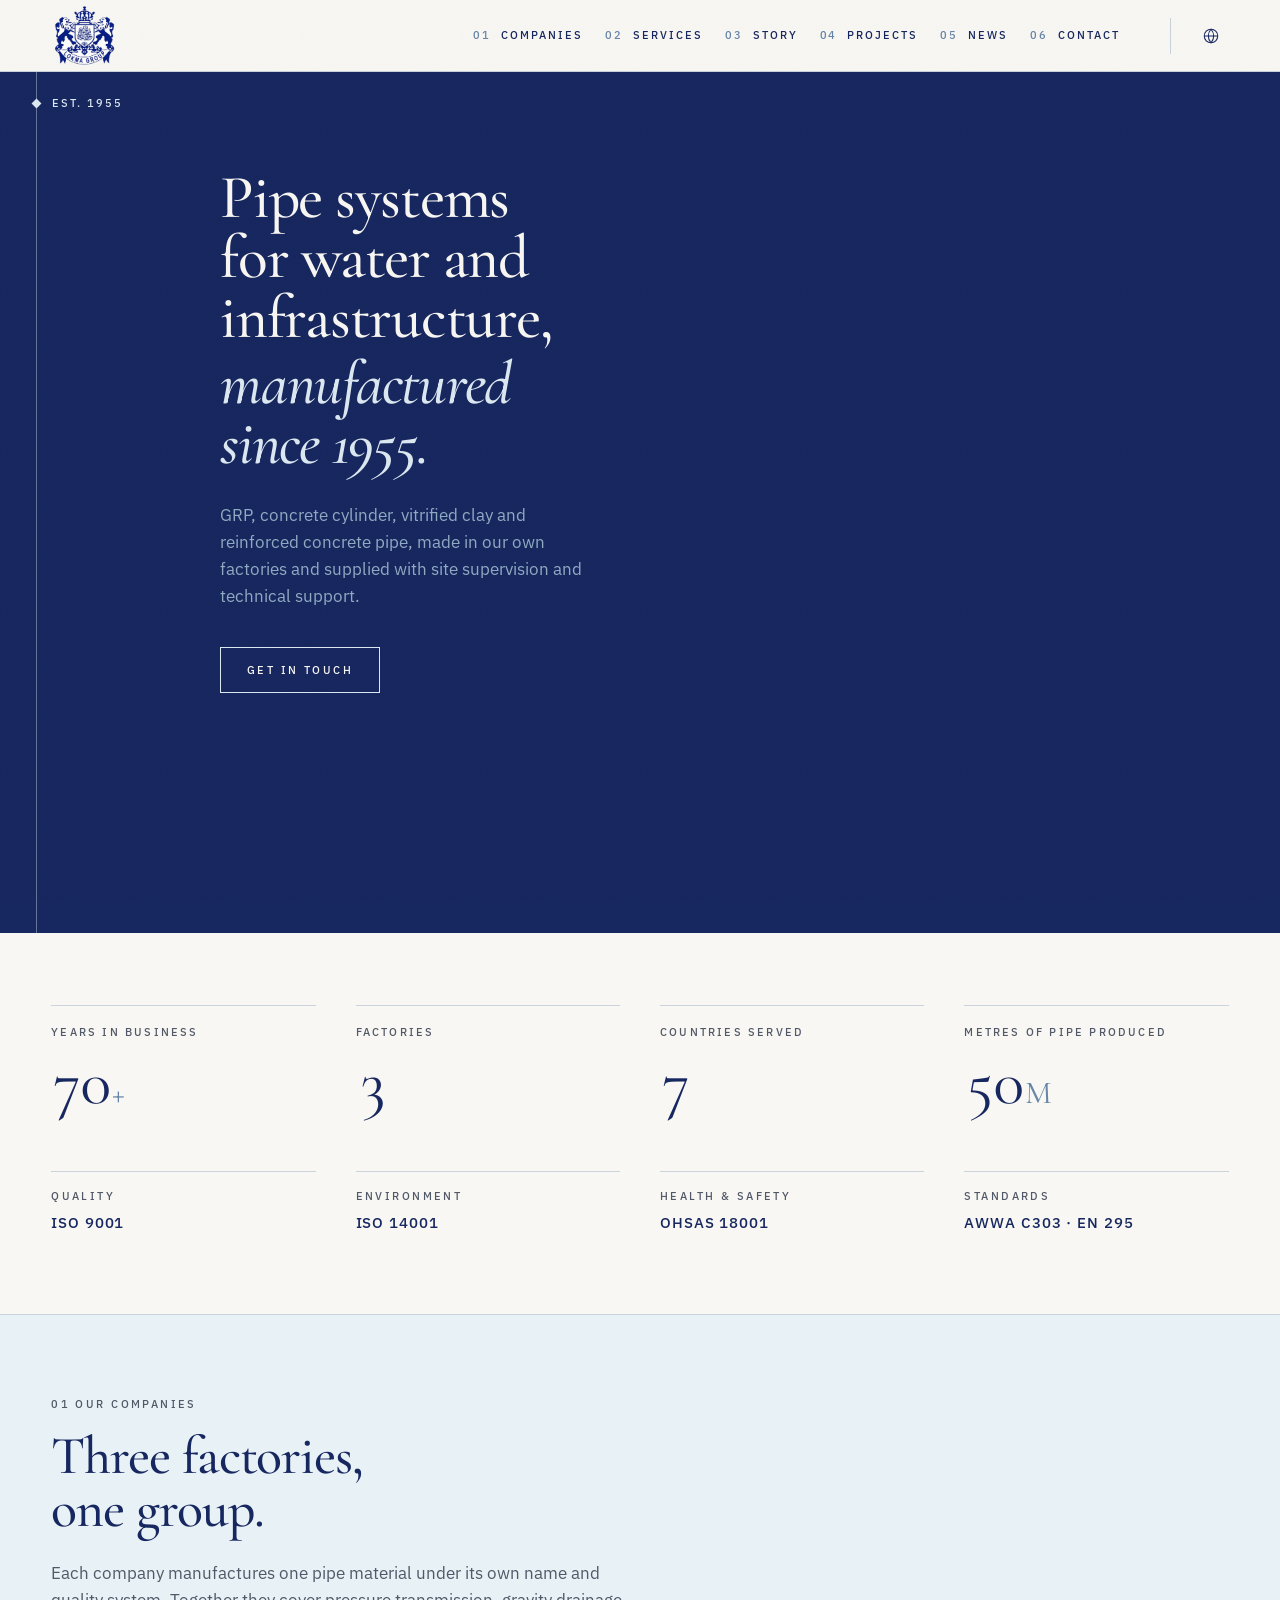
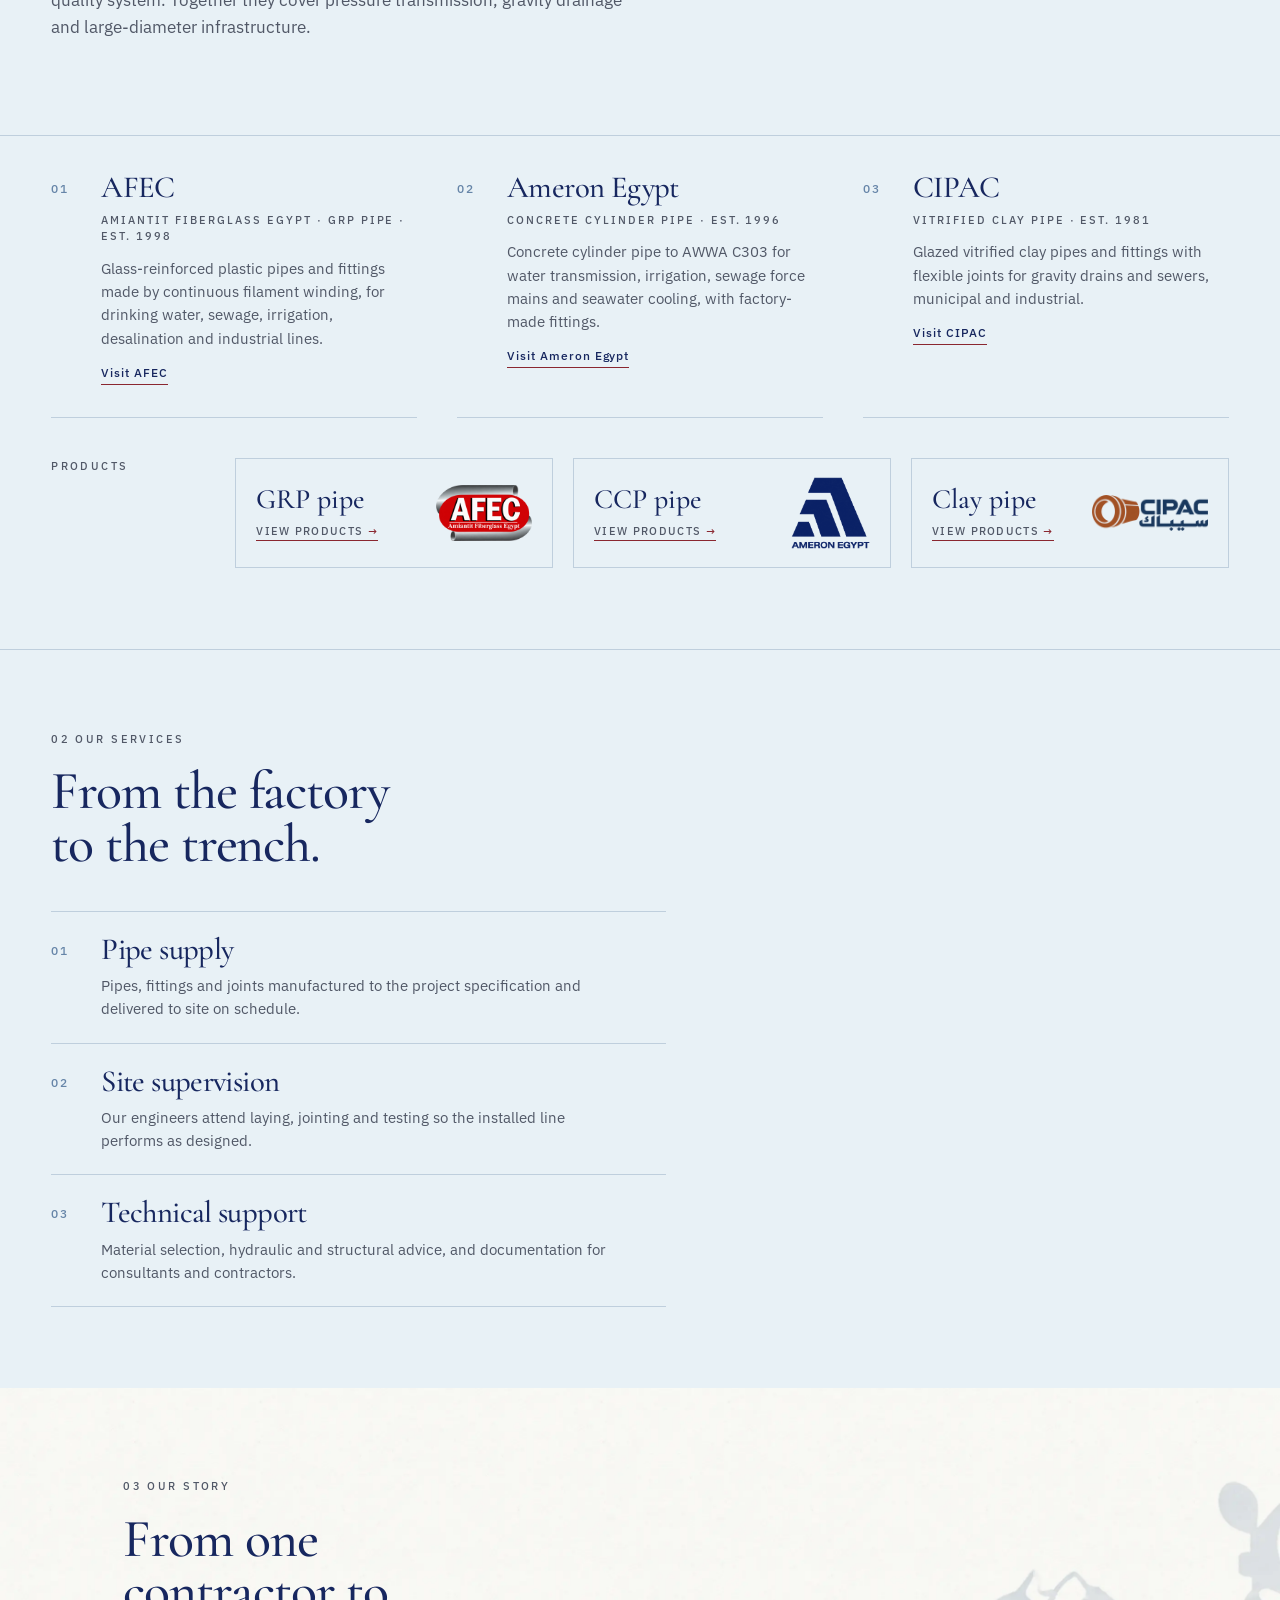
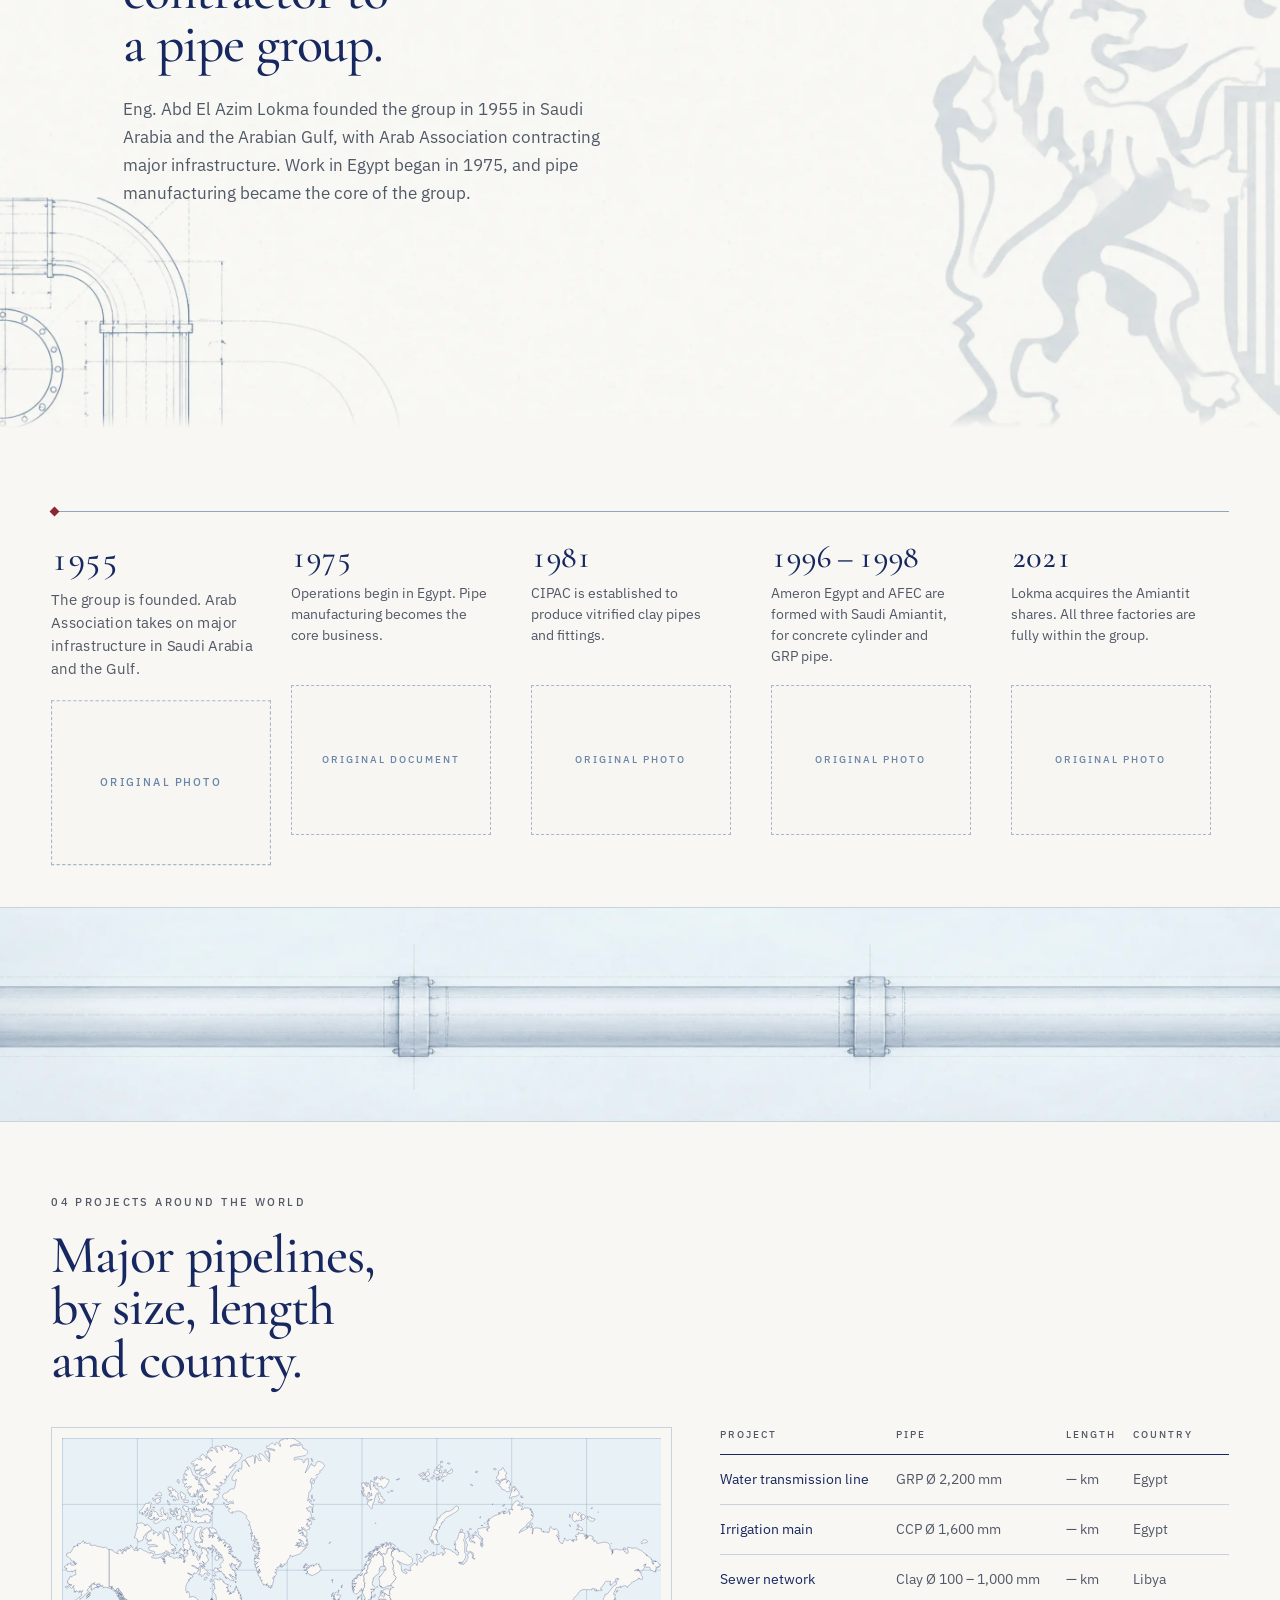
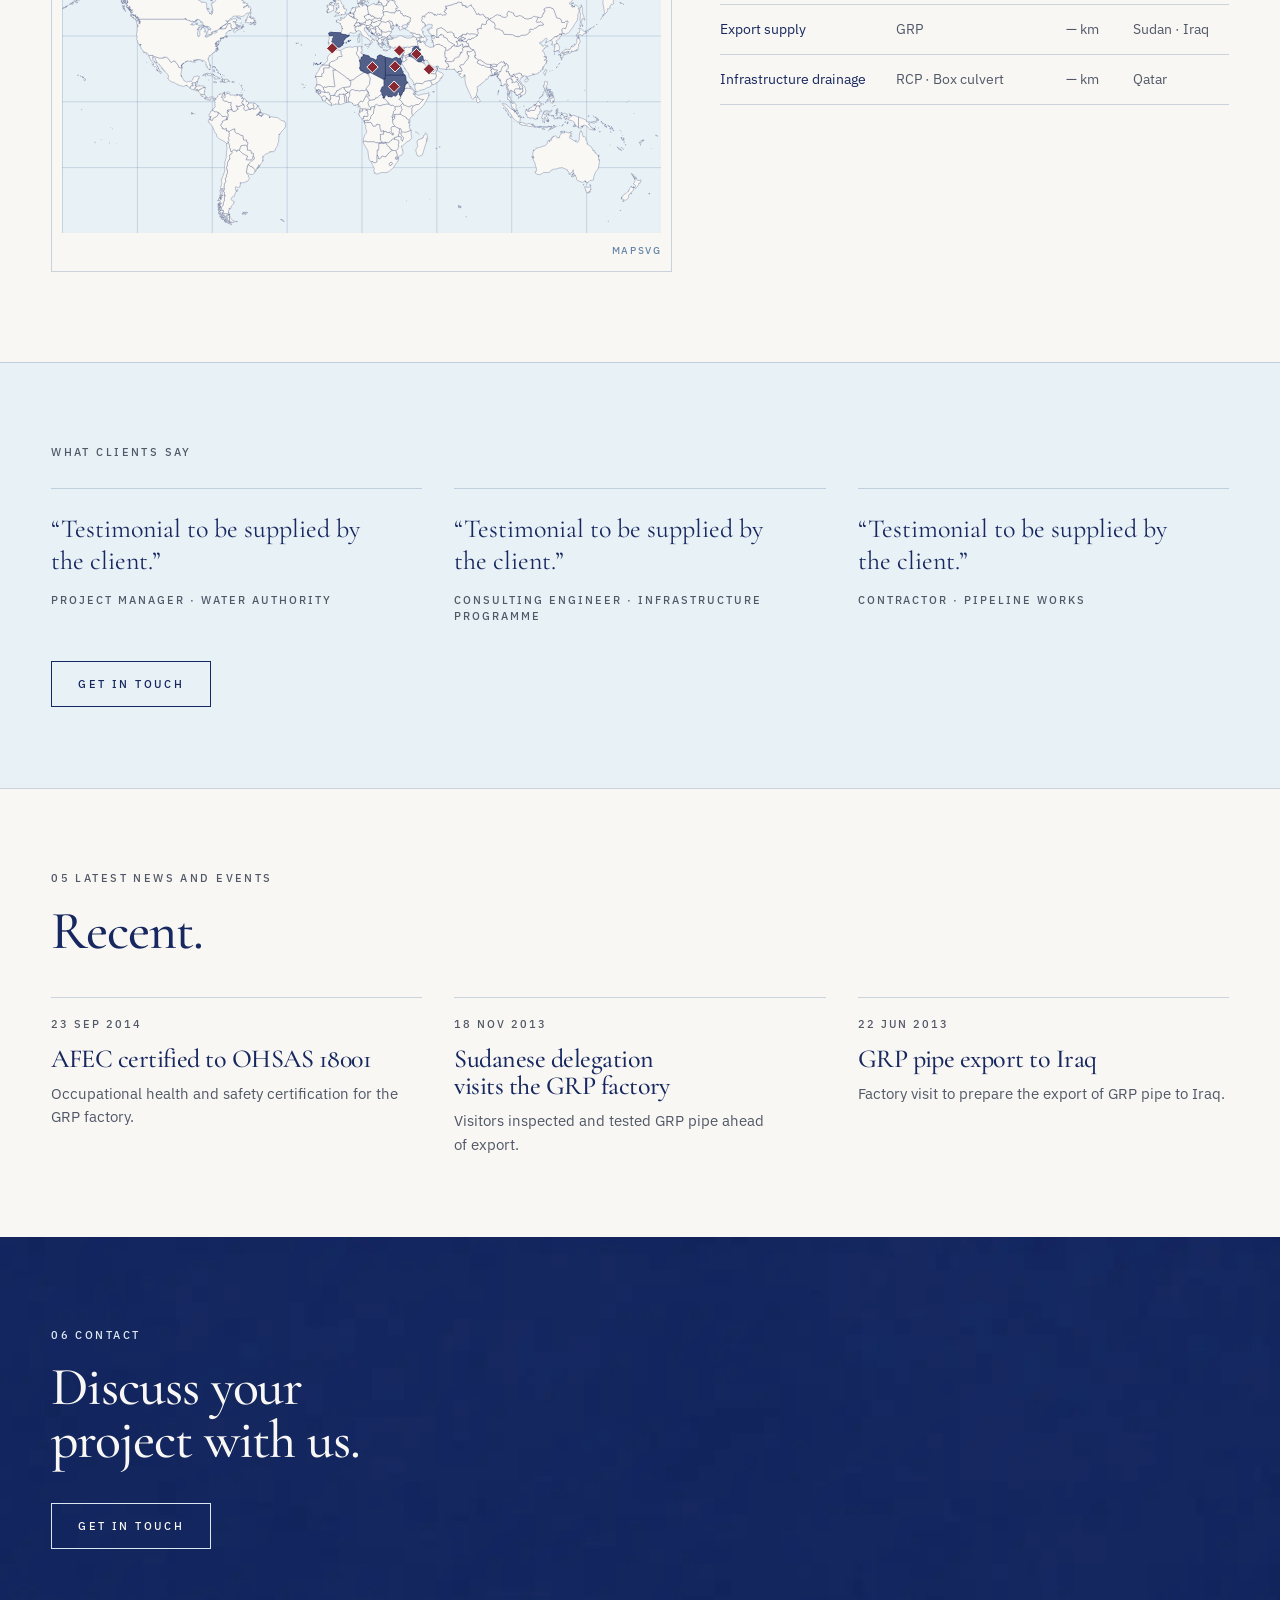
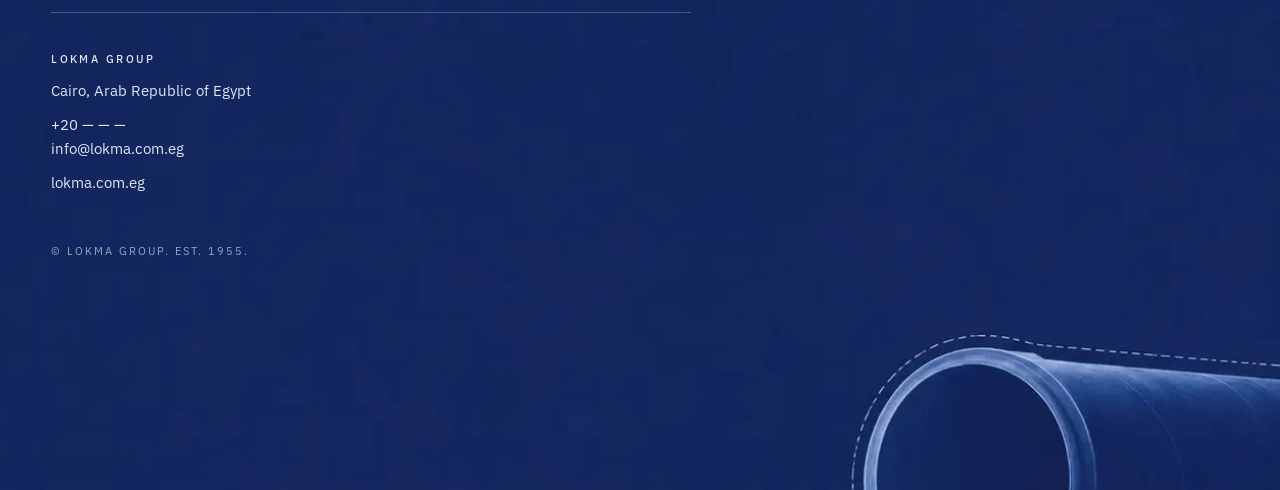
<file: index.html>
<!DOCTYPE html>
<html lang="en">
<head>
  <meta charset="UTF-8">
  <meta name="viewport" content="width=device-width, initial-scale=1">
  <title>Lokma Group — Pipe systems since 1955</title>
  <meta name="description" content="Lokma Group manufactures and supplies GRP, concrete cylinder, vitrified clay and reinforced concrete pipe systems for water and infrastructure projects. Est. 1955, Cairo.">
  <meta name="theme-color" content="#17275F">
  <link rel="preconnect" href="https://fonts.googleapis.com">
  <link rel="preconnect" href="https://fonts.gstatic.com" crossorigin>
  <link href="https://fonts.googleapis.com/css2?family=Cormorant+Garamond:ital,wght@0,500;0,600;1,500&family=IBM+Plex+Sans:ital,wght@0,400;0,500;1,400&display=swap" rel="stylesheet">
  <link rel="preload" as="image" href="assets/home-hero-navy-desktop.webp" media="(min-width: 1101px)">
  <link rel="preload" as="image" href="assets/home-hero-navy-tablet.webp" media="(min-width: 701px) and (max-width: 1100px)">
  <link rel="preload" as="image" href="assets/home-hero-navy-mobile.webp" media="(max-width: 700px)">
  <link rel="stylesheet" href="styles.css">
</head>
<body>
  <a class="skip" href="#main">Skip to content</a>

  <header>
    <a class="wordmark" href="#top">
      <img src="assets/lokma-crest.webp" alt="Lokma Group" width="67" height="64">
    </a>
    <nav aria-label="Primary">
      <a href="#companies"><span>01</span> Companies</a>
      <a href="#services"><span>02</span> Services</a>
      <a href="#story"><span>03</span> Story</a>
      <a href="#projects"><span>04</span> Projects</a>
      <a href="#news"><span>05</span> News</a>
      <a href="#contact"><span>06</span> Contact</a>
    </nav>
    <div class="lang">
      <button type="button" class="lang-button" aria-expanded="false" aria-controls="lang-menu" aria-label="Language, English">
        <svg viewBox="0 0 24 24" width="18" height="18" aria-hidden="true">
          <circle cx="12" cy="12" r="9" fill="none" stroke="currentColor" stroke-width="1.4"></circle>
          <path d="M3 12h18M12 3c2.4 2.7 3.6 5.7 3.6 9s-1.2 6.3-3.6 9c-2.4-2.7-3.6-5.7-3.6-9s1.2-6.3 3.6-9z" fill="none" stroke="currentColor" stroke-width="1.4"></path>
        </svg>
      </button>
      <ul class="lang-menu" id="lang-menu" hidden>
        <li><a href="index.html" lang="en" aria-current="true">English</a></li>
        <li><a href="fr/index.html" lang="fr">Français</a></li>
        <li><a href="ar/index.html" lang="ar" dir="rtl">العربية</a></li>
      </ul>
    </div>
  </header>

  <main id="main">
    <!-- 1. Opening banner -->
    <section class="hero plate-section" id="top">
      <picture class="plate" aria-hidden="true">
        <source media="(max-width: 700px)" srcset="assets/home-hero-navy-mobile.webp">
        <source media="(max-width: 1100px)" srcset="assets/home-hero-navy-tablet.webp">
        <img src="assets/home-hero-navy-desktop.webp" alt="" fetchpriority="high" decoding="async">
      </picture>
      <div class="datum datum-light" aria-hidden="true">
        <span class="datum-mark">
          <span class="diamond"></span>
          <span class="datum-lines">
            <span class="datum-line">Est. 1955</span>
            <span class="datum-line">Pipe systems</span>
            <span class="datum-line">Own factories</span>
            <span class="datum-line">Site supervision</span>
          </span>
        </span>
      </div>
      <div class="hero-copy">
        <h1>Pipe systems for water and infrastructure, <em>manufactured since 1955.</em></h1>
        <p class="deck">GRP, concrete cylinder, vitrified clay and reinforced concrete pipe, made in our own factories and supplied with site supervision and technical support.</p>
        <a class="button button-light" href="#contact">Get in touch</a>
      </div>
    </section>

    <!-- 2. Key numbers and certificates -->
    <section class="figures" aria-labelledby="figures-title">
      <h2 id="figures-title" class="visually-hidden">Key numbers and certificates</h2>
      <!-- Placeholder figures: confirm each value with the group before launch. -->
      <dl class="numbers">
        <div><dt>Years in business</dt><dd>70<span>+</span></dd></div>
        <div><dt>Factories</dt><dd>3</dd></div>
        <div><dt>Countries served</dt><dd>7</dd></div>
        <div><dt>Metres of pipe produced</dt><dd>50<span>M</span></dd></div>
      </dl>
      <ul class="certs" aria-label="Quality certificates">
        <li><span class="kicker">Quality</span><strong>ISO 9001</strong></li>
        <li><span class="kicker">Environment</span><strong>ISO 14001</strong></li>
        <li><span class="kicker">Health &amp; safety</span><strong>OHSAS 18001</strong></li>
        <li><span class="kicker">Standards</span><strong>AWWA C303 · EN 295</strong></li>
      </ul>
    </section>

    <!-- 3. Our companies and their products -->
    <section class="companies" id="companies">
      <div class="companies-head">
        <div class="companies-intro">
          <p class="kicker"><span>01</span> Our companies</p>
          <h2>Three factories, one group.</h2>
          <p>Each company manufactures one pipe material under its own name and quality system. Together they cover pressure transmission, gravity drainage and large-diameter infrastructure.</p>
        </div>
        <picture class="companies-art" aria-hidden="true">
          <source media="(max-width: 900px)" srcset="assets/home-companies-study-mobile.webp">
          <img src="assets/home-companies-study-desktop.webp" alt="" loading="lazy" decoding="async">
        </picture>
      </div>

      <ul class="company-list">
        <li>
          <span class="num">01</span>
          <div>
            <h3>AFEC</h3>
            <p class="role">Amiantit Fiberglass Egypt · GRP pipe · Est. 1998</p>
            <p>Glass-reinforced plastic pipes and fittings made by continuous filament winding, for drinking water, sewage, irrigation, desalination and industrial lines.</p>
            <a class="text-link" href="afec/index.html">Visit AFEC</a>
          </div>
        </li>
        <li>
          <span class="num">02</span>
          <div>
            <h3>Ameron Egypt</h3>
            <p class="role">Concrete cylinder pipe · Est. 1996</p>
            <p>Concrete cylinder pipe to AWWA C303 for water transmission, irrigation, sewage force mains and seawater cooling, with factory-made fittings.</p>
            <a class="text-link" href="ameron/index.html">Visit Ameron Egypt</a>
          </div>
        </li>
        <li>
          <span class="num">03</span>
          <div>
            <h3>CIPAC</h3>
            <p class="role">Vitrified clay pipe · Est. 1981</p>
            <p>Glazed vitrified clay pipes and fittings with flexible joints for gravity drains and sewers, municipal and industrial.</p>
            <a class="text-link" href="cipac/index.html">Visit CIPAC</a>
          </div>
        </li>
      </ul>

      <div class="products">
        <p class="kicker">Products</p>
        <ul class="product-list">
          <li>
            <a href="afec/index.html#products">
              <span class="product-card-main">
                <strong>GRP pipe</strong>
                <span class="product-visit">View products</span>
              </span>
              <img class="product-logo" src="assets/afec-logo.png" alt="AFEC" width="89" height="34" loading="lazy" decoding="async">
            </a>
          </li>
          <li>
            <a href="ameron/index.html#products">
              <span class="product-card-main">
                <strong>CCP pipe</strong>
                <span class="product-visit">View products</span>
              </span>
              <img class="product-logo product-logo-lockup" src="assets/ameron-logo.png" alt="Ameron Egypt" width="79" height="72" loading="lazy" decoding="async">
            </a>
          </li>
          <li>
            <a href="cipac/index.html#products">
              <span class="product-card-main">
                <strong>Clay pipe</strong>
                <span class="product-visit">View products</span>
              </span>
              <img class="product-logo" src="assets/cipac-logo.png" alt="CIPAC" width="104" height="34" loading="lazy" decoding="async">
            </a>
          </li>
        </ul>
      </div>
    </section>

    <!-- 4. Our services -->
    <section class="services" id="services">
      <picture class="services-plate" aria-hidden="true">
        <source media="(max-width: 900px)" srcset="assets/home-engineering-mobile.webp">
        <img src="assets/home-engineering-desktop.webp" alt="" loading="lazy" decoding="async">
      </picture>
      <div class="services-copy">
        <p class="kicker"><span>02</span> Our services</p>
        <h2>From the factory to the trench.</h2>
        <ol class="service-list">
          <li>
            <span class="num">01</span>
            <div>
              <h3>Pipe supply</h3>
              <p>Pipes, fittings and joints manufactured to the project specification and delivered to site on schedule.</p>
            </div>
          </li>
          <li>
            <span class="num">02</span>
            <div>
              <h3>Site supervision</h3>
              <p>Our engineers attend laying, jointing and testing so the installed line performs as designed.</p>
            </div>
          </li>
          <li>
            <span class="num">03</span>
            <div>
              <h3>Technical support</h3>
              <p>Material selection, hydraulic and structural advice, and documentation for consultants and contractors.</p>
            </div>
          </li>
        </ol>
      </div>
    </section>

    <!-- 5. Our story -->
    <section class="story" id="story">
      <div class="story-intro plate-section">
        <picture class="plate" aria-hidden="true">
          <source media="(max-width: 700px)" srcset="assets/home-heritage-ivory-mobile.webp">
          <img src="assets/home-heritage-ivory-desktop.webp" alt="" loading="lazy" decoding="async">
        </picture>
        <div class="story-copy">
          <p class="kicker"><span>03</span> Our story</p>
          <h2>From one contractor to a pipe group.</h2>
          <p>Eng. Abd El Azim Lokma founded the group in 1955 in Saudi Arabia and the Arabian Gulf, with Arab Association contracting major infrastructure. Work in Egypt began in 1975, and pipe manufacturing became the core of the group.</p>
        </div>
      </div>
      <ol class="timeline">
        <li>
          <span class="mark" aria-hidden="true"></span>
          <div class="timeline-body">
            <span class="when">1955</span>
            <p>The group is founded. Arab Association takes on major infrastructure in Saudi Arabia and the Gulf.</p>
            <figure class="archive-photo"><span>Original photo</span></figure>
          </div>
        </li>
        <li>
          <span class="mark" aria-hidden="true"></span>
          <div class="timeline-body">
            <span class="when">1975</span>
            <p>Operations begin in Egypt. Pipe manufacturing becomes the core business.</p>
            <figure class="archive-photo"><span>Original document</span></figure>
          </div>
        </li>
        <li>
          <span class="mark" aria-hidden="true"></span>
          <div class="timeline-body">
            <span class="when">1981</span>
            <p>CIPAC is established to produce vitrified clay pipes and fittings.</p>
            <figure class="archive-photo"><span>Original photo</span></figure>
          </div>
        </li>
        <li>
          <span class="mark" aria-hidden="true"></span>
          <div class="timeline-body">
            <span class="when">1996 – 1998</span>
            <p>Ameron Egypt and AFEC are formed with Saudi Amiantit, for concrete cylinder and GRP pipe.</p>
            <figure class="archive-photo"><span>Original photo</span></figure>
          </div>
        </li>
        <li>
          <span class="mark" aria-hidden="true"></span>
          <div class="timeline-body">
            <span class="when">2021</span>
            <p>Lokma acquires the Amiantit shares. All three factories are fully within the group.</p>
            <figure class="archive-photo"><span>Original photo</span></figure>
          </div>
        </li>
      </ol>
    </section>

    <!-- 6. Projects around the world -->
    <section class="projects" id="projects">
      <picture class="banner" aria-hidden="true">
        <source media="(max-width: 700px)" srcset="assets/home-projects-band-mobile.webp">
        <img src="assets/home-projects-band-desktop.webp" alt="" loading="lazy" decoding="async">
      </picture>
      <div class="projects-head">
        <p class="kicker"><span>04</span> Projects around the world</p>
        <h2>Major pipelines, by size, length and country.</h2>
      </div>
      <div class="projects-body">
        <!--
          Countries with past projects. code is the lowercase ISO id drawn on the map.
          Add a project when the record is ready:
          { "name": "Water transmission line", "pipe": "GRP Ø 2,200 mm", "length": "12 km" }
        -->
        <div class="map">
          <script type="application/json" id="project-countries">
            [
              { "code": "eg", "name": "Egypt", "projects": [] },
              { "code": "ly", "name": "Libya", "projects": [] },
              { "code": "sd", "name": "Sudan", "projects": [] },
              { "code": "iq", "name": "Iraq", "projects": [] },
              { "code": "qa", "name": "Qatar", "projects": [] },
              { "code": "cy", "name": "Cyprus", "projects": [] },
              { "code": "es", "name": "Spain", "projects": [] }
            ]
          </script>
          <div class="map-stage" data-map="assets/world-map.svg" data-country-label="project country"></div>
          <div class="map-caption">
            <p class="map-caption-text" aria-live="polite"></p>
            <a class="map-credit" href="https://mapsvg.com/maps/world">MapSVG</a>
          </div>
        </div>
        <!-- Placeholder rows: replace with verified project data. data-country lists the map codes for that row. -->
        <div class="project-scroll">
          <table class="project-table">
            <thead>
              <tr><th>Project</th><th>Pipe</th><th>Length</th><th>Country</th></tr>
            </thead>
            <tbody>
              <tr data-country="eg"><td>Water transmission line</td><td>GRP Ø 2,200 mm</td><td>— km</td><td>Egypt</td></tr>
              <tr data-country="eg"><td>Irrigation main</td><td>CCP Ø 1,600 mm</td><td>— km</td><td>Egypt</td></tr>
              <tr data-country="ly"><td>Sewer network</td><td>Clay Ø 100 – 1,000 mm</td><td>— km</td><td>Libya</td></tr>
              <tr data-country="sd iq"><td>Export supply</td><td>GRP</td><td>— km</td><td>Sudan · Iraq</td></tr>
              <tr data-country="qa"><td>Infrastructure drainage</td><td>RCP · Box culvert</td><td>— km</td><td>Qatar</td></tr>
            </tbody>
          </table>
        </div>
      </div>
    </section>

    <!-- 7. Customer testimonials -->
    <section class="testimonials" id="testimonials">
      <p class="kicker">What clients say</p>
      <!-- Placeholder quotes: replace with approved client statements. -->
      <ul class="quotes">
        <li>
          <blockquote>
            <p>“Testimonial to be supplied by the client.”</p>
            <footer>Project manager · Water authority</footer>
          </blockquote>
        </li>
        <li>
          <blockquote>
            <p>“Testimonial to be supplied by the client.”</p>
            <footer>Consulting engineer · Infrastructure programme</footer>
          </blockquote>
        </li>
        <li>
          <blockquote>
            <p>“Testimonial to be supplied by the client.”</p>
            <footer>Contractor · Pipeline works</footer>
          </blockquote>
        </li>
      </ul>
      <a class="button" href="#contact">Get in touch</a>
    </section>

    <!-- 8. Latest news and events -->
    <section class="news" id="news">
      <div class="news-head">
        <p class="kicker"><span>05</span> Latest news and events</p>
        <h2>Recent.</h2>
      </div>
      <!-- Placeholder items carried over from lokma.com.eg. -->
      <ul class="news-list">
        <li>
          <time datetime="2014-09-23">23 Sep 2014</time>
          <h3><a href="https://lokma.com.eg/certificates.html">AFEC certified to OHSAS 18001</a></h3>
          <p>Occupational health and safety certification for the GRP factory.</p>
        </li>
        <li>
          <time datetime="2013-11-18">18 Nov 2013</time>
          <h3><a href="https://lokma.com.eg/allnews.html">Sudanese delegation visits the GRP factory</a></h3>
          <p>Visitors inspected and tested GRP pipe ahead of export.</p>
        </li>
        <li>
          <time datetime="2013-06-22">22 Jun 2013</time>
          <h3><a href="https://lokma.com.eg/allnews.html">GRP pipe export to Iraq</a></h3>
          <p>Factory visit to prepare the export of GRP pipe to Iraq.</p>
        </li>
      </ul>
    </section>

    <!-- 9. Final invitation and contact -->
    <section class="contact plate-section" id="contact">
      <picture class="plate" aria-hidden="true">
        <source media="(max-width: 700px)" srcset="assets/home-contact-navy-mobile.webp">
        <img src="assets/home-contact-navy-desktop.webp" alt="" loading="lazy" decoding="async">
      </picture>
      <div class="contact-invite">
        <p class="kicker kicker-light"><span>06</span> Contact</p>
        <h2>Discuss your project with us.</h2>
        <a class="button button-light" href="mailto:info@lokma.com.eg">Get in touch</a>
      </div>
      <div class="contact-grid">
        <!-- Placeholder contact details: confirm address, phone and email. -->
        <address>
          <span class="kicker kicker-light">Lokma Group</span>
          <p>Cairo, Arab Republic of Egypt</p>
          <p><a href="tel:+20">+20 — — —</a><br><a href="mailto:info@lokma.com.eg">info@lokma.com.eg</a></p>
          <p><a href="https://lokma.com.eg/">lokma.com.eg</a></p>
        </address>
      </div>
      <p class="colophon">© Lokma Group. Est. 1955.</p>
    </section>
  </main>

  <script src="site.js"></script>
  <script>
    const reduceMotion = window.LokmaSite?.reduceMotion || window.matchMedia("(prefers-reduced-motion: reduce)");

    const fitProjectScroll = () => {
      const map = document.querySelector("#projects .map");
      const scroller = document.querySelector(".project-scroll");
      const table = scroller?.querySelector(".project-table");
      if (!map || !scroller || !table) return;
      if (window.matchMedia("(max-width: 1100px)").matches) {
        scroller.style.maxHeight = "";
        scroller.style.overflowY = "";
        return;
      }
      const mapH = Math.round(map.getBoundingClientRect().height);
      const tableH = Math.round(table.getBoundingClientRect().height);
      if (tableH > mapH) {
        scroller.style.maxHeight = `${mapH}px`;
        scroller.style.overflowY = "auto";
      } else {
        scroller.style.maxHeight = "";
        scroller.style.overflowY = "";
      }
    };

    const timeline = document.querySelector(".timeline");
    const timelineItems = timeline ? [...timeline.children].filter((node) => node.matches("li")) : [];
    const verticalTimeline = window.matchMedia("(max-width: 900px)");

    const clamp01 = (value) => Math.min(1, Math.max(0, value));
    const smootherstep = (value) => value * value * value * (value * (value * 6 - 15) + 10);

    const offsetWithin = (element, ancestor) => {
      let x = 0;
      let y = 0;
      let node = element;
      while (node && node !== ancestor) {
        x += node.offsetLeft;
        y += node.offsetTop;
        node = node.offsetParent;
      }
      return { x, y };
    };

    const placeTimeline = () => {
      if (!timeline || timelineItems.length < 2) return;
      if (reduceMotion.matches) {
        timeline.classList.remove("is-traveled");
        timelineItems.forEach((item) => item.style.removeProperty("--item-scale"));
        return;
      }

      timeline.classList.add("is-traveled");
      const vertical = verticalTimeline.matches;
      const headerH = document.querySelector("header").getBoundingClientRect().height;
      const points = timelineItems.map((item) => {
        const when = item.querySelector(".when");
        const whenPos = offsetWithin(when, timeline);
        if (vertical) return { axis: whenPos.y + when.offsetHeight / 2 };
        const itemPos = offsetWithin(item, timeline);
        return { axis: itemPos.x + 3.5 };
      });

      let cursor;
      if (vertical) {
        const readingY = headerH + Math.min(168, window.innerHeight * 0.26);
        cursor = readingY - timeline.getBoundingClientRect().top;
      } else {
        const top = timeline.getBoundingClientRect().top;
        const start = window.innerHeight * 0.82;
        const end = headerH + 36;
        const progress = clamp01((start - top) / Math.max(1, start - end));
        cursor = points[0].axis + progress * (points[points.length - 1].axis - points[0].axis);
      }

      const weights = points.map(() => 0);
      const first = points[0].axis;
      const last = points[points.length - 1].axis;
      const settle = vertical ? 180 : 72;
      let dotAxis;

      if (cursor <= first) {
        dotAxis = first;
        weights[0] = smootherstep(1 - clamp01((first - cursor) / settle));
      } else if (cursor >= last) {
        dotAxis = last;
        weights[weights.length - 1] = smootherstep(1 - clamp01((cursor - last) / settle));
      } else {
        let index = 0;
        while (index < points.length - 2 && cursor > points[index + 1].axis) index += 1;
        const start = points[index].axis;
        const end = points[index + 1].axis;
        const local = (cursor - start) / Math.max(1, end - start);
        const hold = 0.22;
        let along = 1;
        if (local <= hold) along = 0;
        else if (local < 1 - hold) along = smootherstep((local - hold) / (1 - hold * 2));
        dotAxis = start + (end - start) * along;
        weights[index] = 1 - along;
        weights[index + 1] = along;
      }

      const dotX = vertical ? -3 : dotAxis - 3.5;
      const dotY = vertical ? dotAxis - 3.5 : 3;
      timeline.style.setProperty("--dot-x", `${dotX.toFixed(2)}px`);
      timeline.style.setProperty("--dot-y", `${dotY.toFixed(2)}px`);
      timelineItems.forEach((item, index) => {
        item.style.setProperty("--item-scale", (1 + 0.1 * weights[index]).toFixed(4));
        item.querySelector(".timeline-body").style.zIndex = weights[index] > 0.04 ? "1" : "0";
      });
    };

    const setupMap = () => {
      const stage = document.querySelector(".map-stage");
      const dataEl = document.getElementById("project-countries");
      const caption = document.querySelector(".map-caption-text");
      if (!stage || !dataEl || !caption) return;

      let records;
      try {
        records = JSON.parse(dataEl.textContent);
      } catch (error) {
        console.error("Project country list is not valid JSON.", error);
        return;
      }
      const byCode = new Map(records.map((record) => [String(record.code).toLowerCase(), record]));

      const describe = (code, name) => {
        const localName = byCode.get(code)?.name || name;
        const projects = byCode.get(code)?.projects;
        const detail = (Array.isArray(projects) ? projects : [])
          .map((project) => [project.name, project.pipe, project.length].filter(Boolean).join(", "))
          .filter(Boolean)
          .join(" · ");
        return detail ? `${localName} — ${detail}` : localName;
      };

      fetch(stage.dataset.map || "assets/world-map.svg")
        .then((response) => {
          if (!response.ok) throw new Error(`Map failed to load (${response.status})`);
          return response.text();
        })
        .then((markup) => {
          const svg = new DOMParser().parseFromString(markup, "image/svg+xml").documentElement;
          if (svg.querySelector("parsererror")) throw new Error("Map markup could not be read.");
          stage.replaceChildren(svg);

          const paths = [...svg.querySelectorAll("path")];
          let selected = null;

          const tableRows = [...document.querySelectorAll(".project-table tbody tr")];
          const tableScroll = document.querySelector(".project-scroll");

          const rowsFor = (code) => tableRows.filter((row) => (row.dataset.country || "").split(/\s+/).includes(code));

          let revealToken = 0;

          const revealRows = (matches) => {
            const token = ++revealToken;
            if (!tableScroll || !matches.length) return;
            const behavior = reduceMotion.matches ? "auto" : "smooth";
            const align = () => {
              if (token !== revealToken) return;
              const scroller = tableScroll.getBoundingClientRect();
              const head = tableScroll.querySelector("thead")?.getBoundingClientRect().height || 0;
              const first = matches[0].getBoundingClientRect();
              const last = matches[matches.length - 1].getBoundingClientRect();
              const above = first.top - (scroller.top + head);
              const below = last.bottom - scroller.bottom;
              const delta = above < -0.5 ? above : below > 0.5 ? below : 0;
              if (!delta) return;
              tableScroll.scrollTo({ top: tableScroll.scrollTop + delta, behavior });
            };
            align();
            if (reduceMotion.matches) return;
            const cell = matches[matches.length - 1].cells[0];
            if (!cell) return;
            const settle = (event) => {
              if (event.propertyName !== "padding-top") return;
              cell.removeEventListener("transitionend", settle);
              align();
            };
            cell.addEventListener("transitionend", settle);
          };

          const highlightRows = (code) => {
            const matches = code ? rowsFor(code) : [];
            tableRows.forEach((row) => row.classList.toggle("is-linked", matches.includes(row)));
            revealRows(matches);
            requestAnimationFrame(fitProjectScroll);
          };

          const show = (code) => {
            const path = code ? svg.getElementById(code) : null;
            const name = path ? (byCode.get(code)?.name || path.dataset.name || code) : "";
            caption.textContent = path ? describe(code, name) : "";
          };

          const select = (code) => {
            selected = code;
            hover(null);
            paths.forEach((path) => {
              const on = path.id === code;
              path.classList.toggle("is-selected", on);
              if (path.classList.contains("is-project")) path.setAttribute("aria-pressed", on ? "true" : "false");
            });
            show(code);
            highlightRows(code);
          };

          const ns = "http://www.w3.org/2000/svg";
          const markers = [];

          const hover = (code) => {
            paths.forEach((path) => {
              path.classList.toggle("is-hover", Boolean(code && path.id === code));
            });
            markers.forEach((marker) => {
              marker.diamond.classList.toggle("is-hover", Boolean(code && marker.code === code));
            });
          };

          const bind = (target, code) => {
            target.addEventListener("pointerenter", () => {
              if (selected) return;
              show(code);
              hover(code);
              highlightRows(code);
            });
            target.addEventListener("pointerleave", () => {
              if (selected) return;
              show(null);
              hover(null);
              highlightRows(null);
            });
            target.addEventListener("click", (event) => {
              event.stopPropagation();
              select(selected === code ? null : code);
            });
            target.addEventListener("keydown", (event) => {
              if (event.key !== "Enter" && event.key !== " ") return;
              event.preventDefault();
              select(selected === code ? null : code);
            });
          };

          const placeMarkers = () => {
            const scale = svg.getBoundingClientRect().width / svg.viewBox.baseVal.width || 1;
            markers.forEach((marker) => {
              const { diamond, hit, cx, cy } = marker;
              const size = 8 / scale;
              diamond.setAttribute("x", cx - size / 2);
              diamond.setAttribute("y", cy - size / 2);
              diamond.setAttribute("width", size);
              diamond.setAttribute("height", size);
              diamond.setAttribute("transform", `rotate(45 ${cx} ${cy})`);
              hit.setAttribute("r", 12 / scale);
            });
          };

          paths.forEach((path) => {
            const code = path.id;
            const name = path.dataset.name || code;
            const project = byCode.has(code);
            if (project) {
              path.classList.add("is-project");
              path.setAttribute("role", "button");
              path.tabIndex = 0;
              path.setAttribute("aria-pressed", "false");
              path.setAttribute("aria-label", `${byCode.get(code)?.name || name}, ${stage.dataset.countryLabel || "project country"}`);
              const box = path.getBBox();
              const cx = box.x + box.width / 2;
              const cy = box.y + box.height / 2;
              const diamond = document.createElementNS(ns, "rect");
              diamond.setAttribute("class", "map-marker");
              diamond.setAttribute("pointer-events", "none");
              const hit = document.createElementNS(ns, "circle");
              hit.setAttribute("class", "map-hit");
              hit.setAttribute("cx", cx);
              hit.setAttribute("cy", cy);
              svg.append(diamond, hit);
              markers.push({ diamond, hit, cx, cy, code });
              bind(hit, code);
            }
            path.addEventListener("focus", () => {
              if (selected) return;
              hover(code);
              highlightRows(code);
            });
            path.addEventListener("blur", () => {
              if (selected) return;
              hover(null);
              highlightRows(null);
            });
            bind(path, code);
          });

          placeMarkers();
          fitProjectScroll();
          window.addEventListener("resize", () => {
            placeMarkers();
            fitProjectScroll();
          });

          svg.addEventListener("click", () => { if (selected) select(null); });
          document.addEventListener("keydown", (event) => {
            if (event.key === "Escape" && selected) select(null);
          });
        })
        .catch((error) => {
          console.error(error);
        });
    };

    fitProjectScroll();
    placeTimeline();
    setupMap();
    document.addEventListener("scroll", placeTimeline, { passive: true });
    window.addEventListener("resize", () => {
      placeTimeline();
      fitProjectScroll();
    });
  </script>
</body>
</html>
</file>
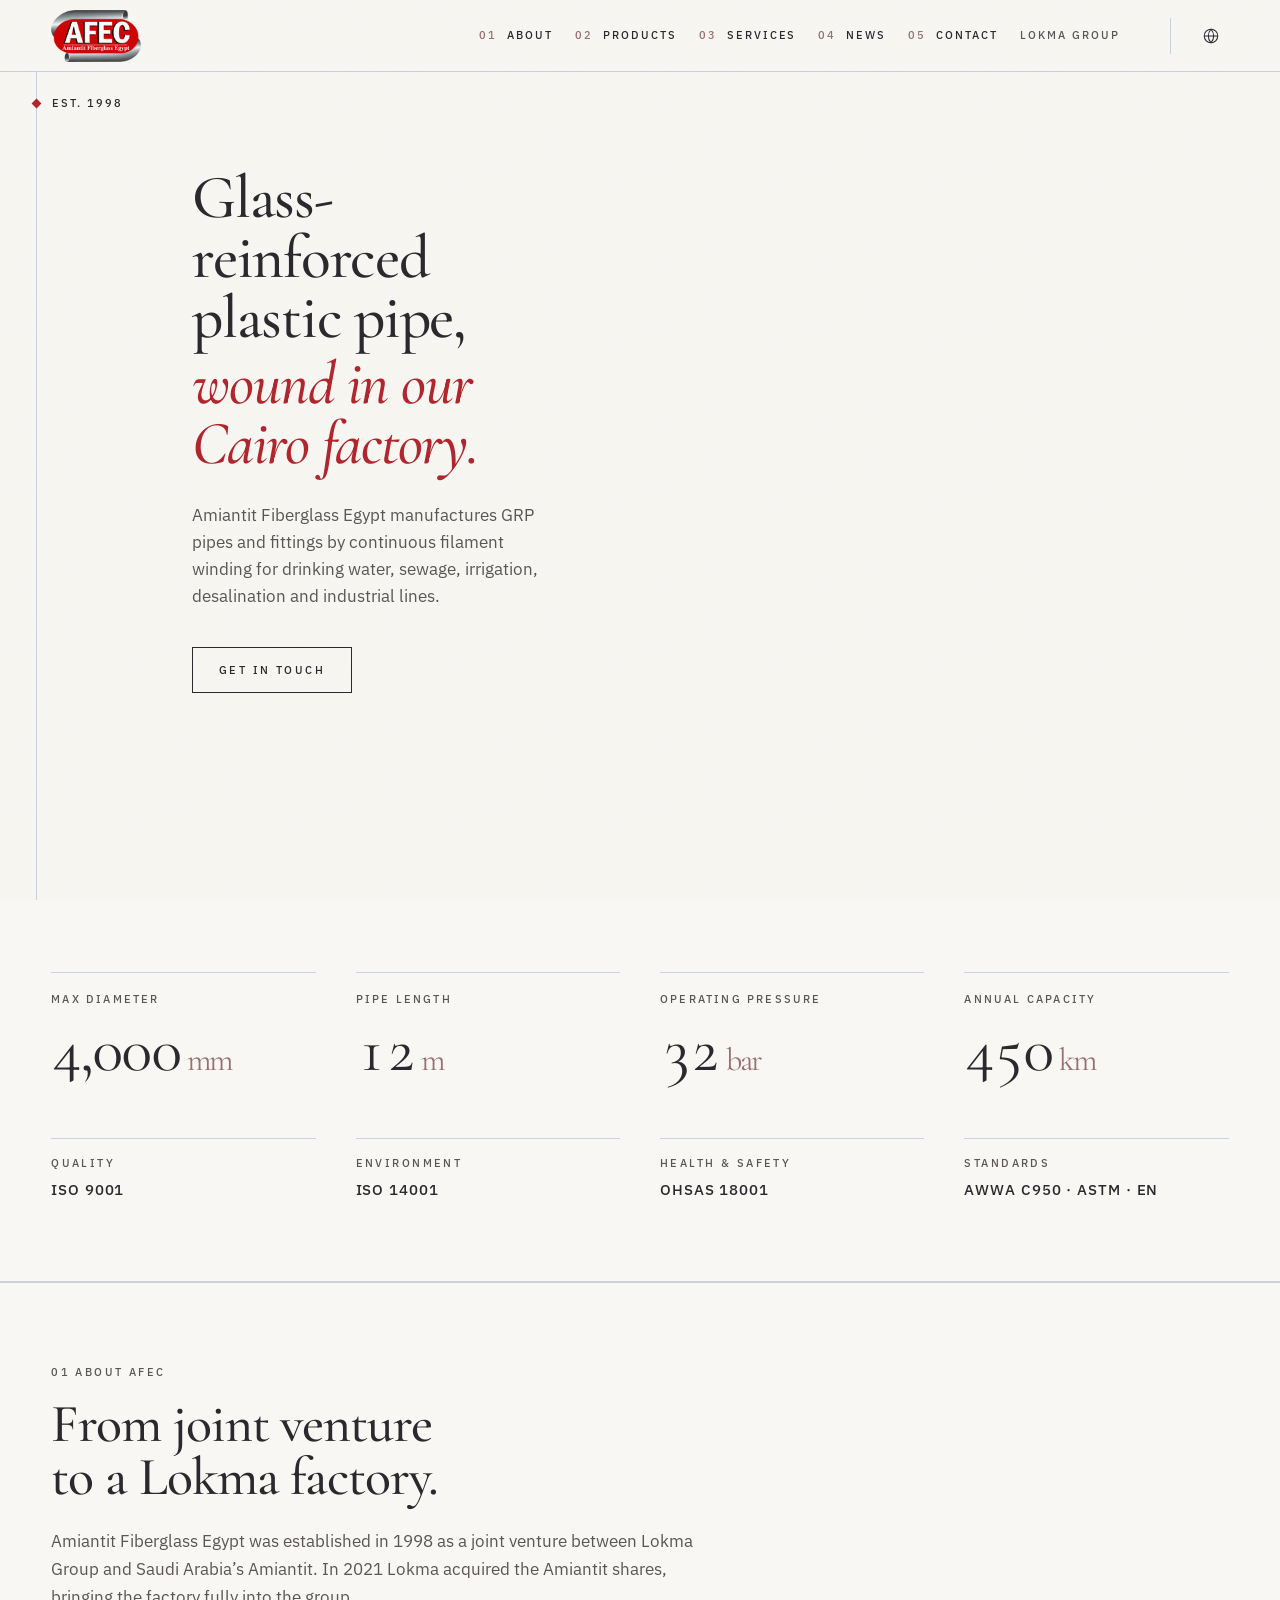
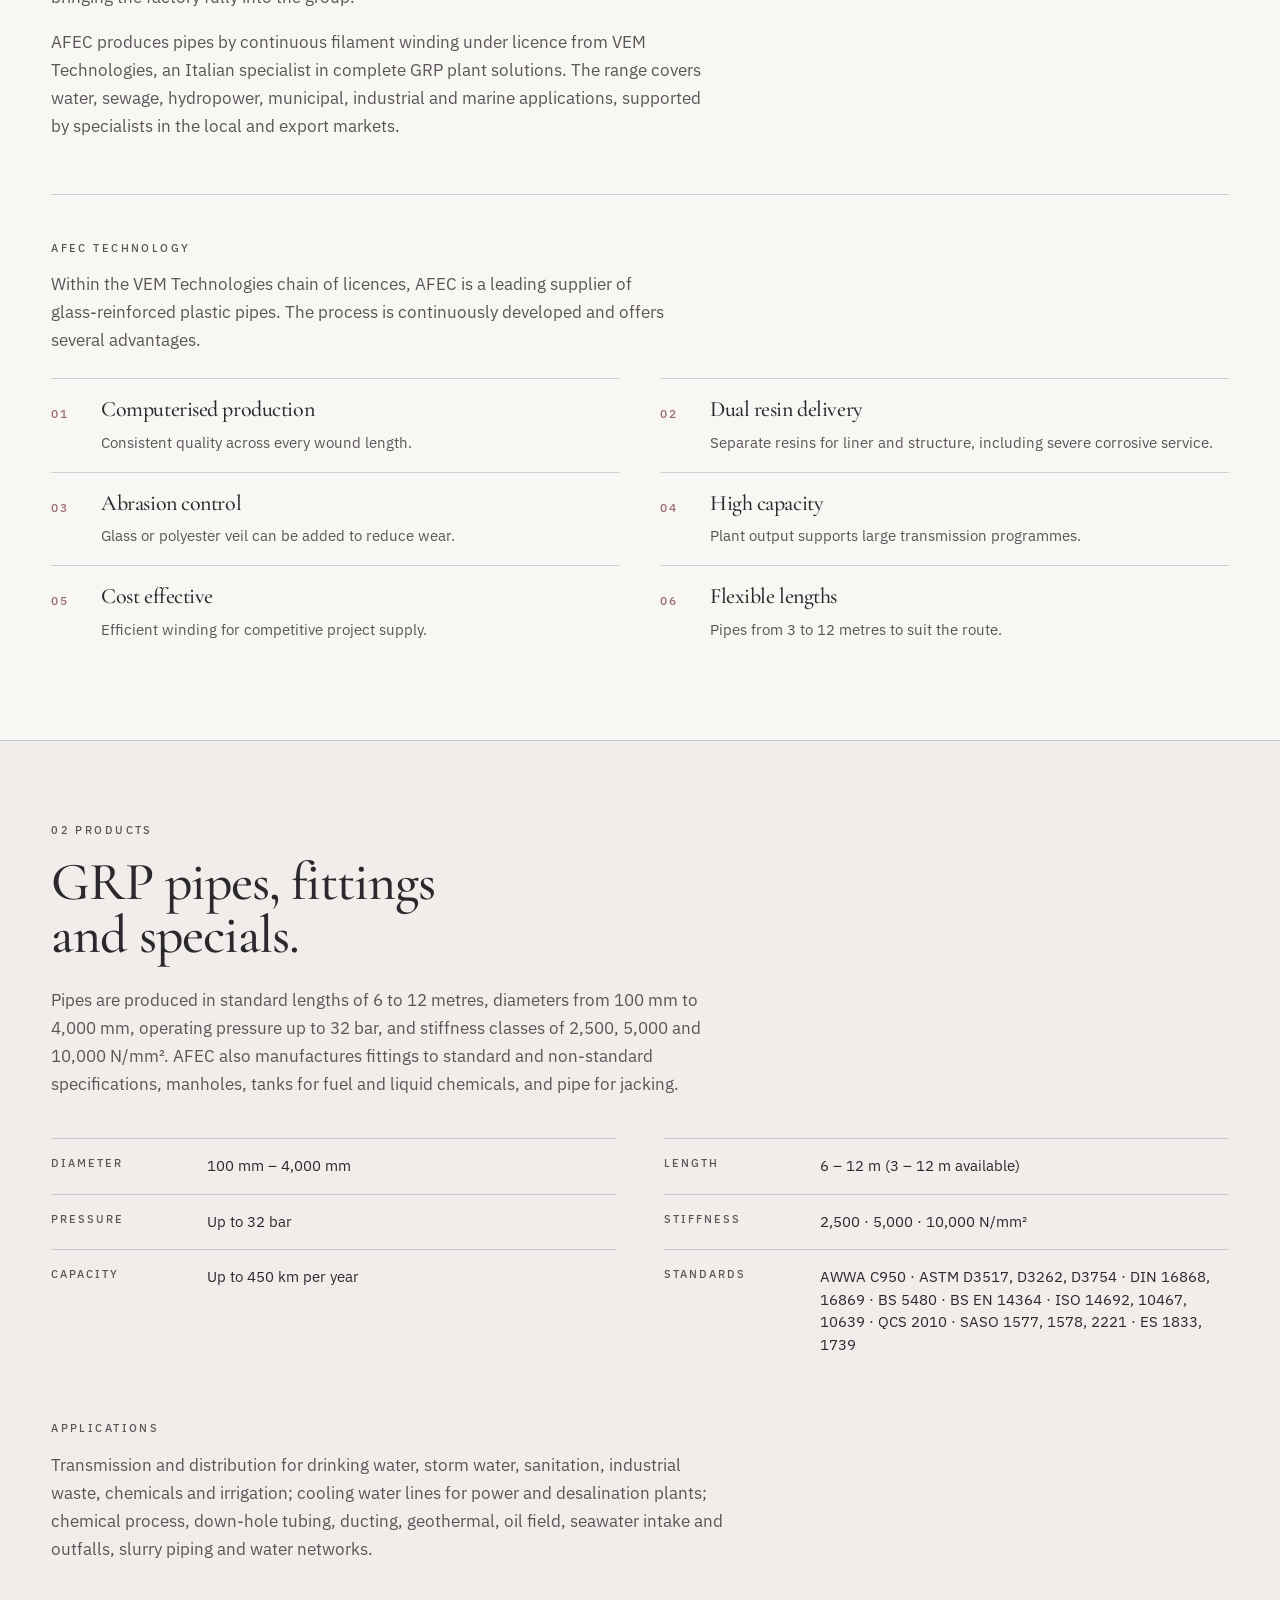
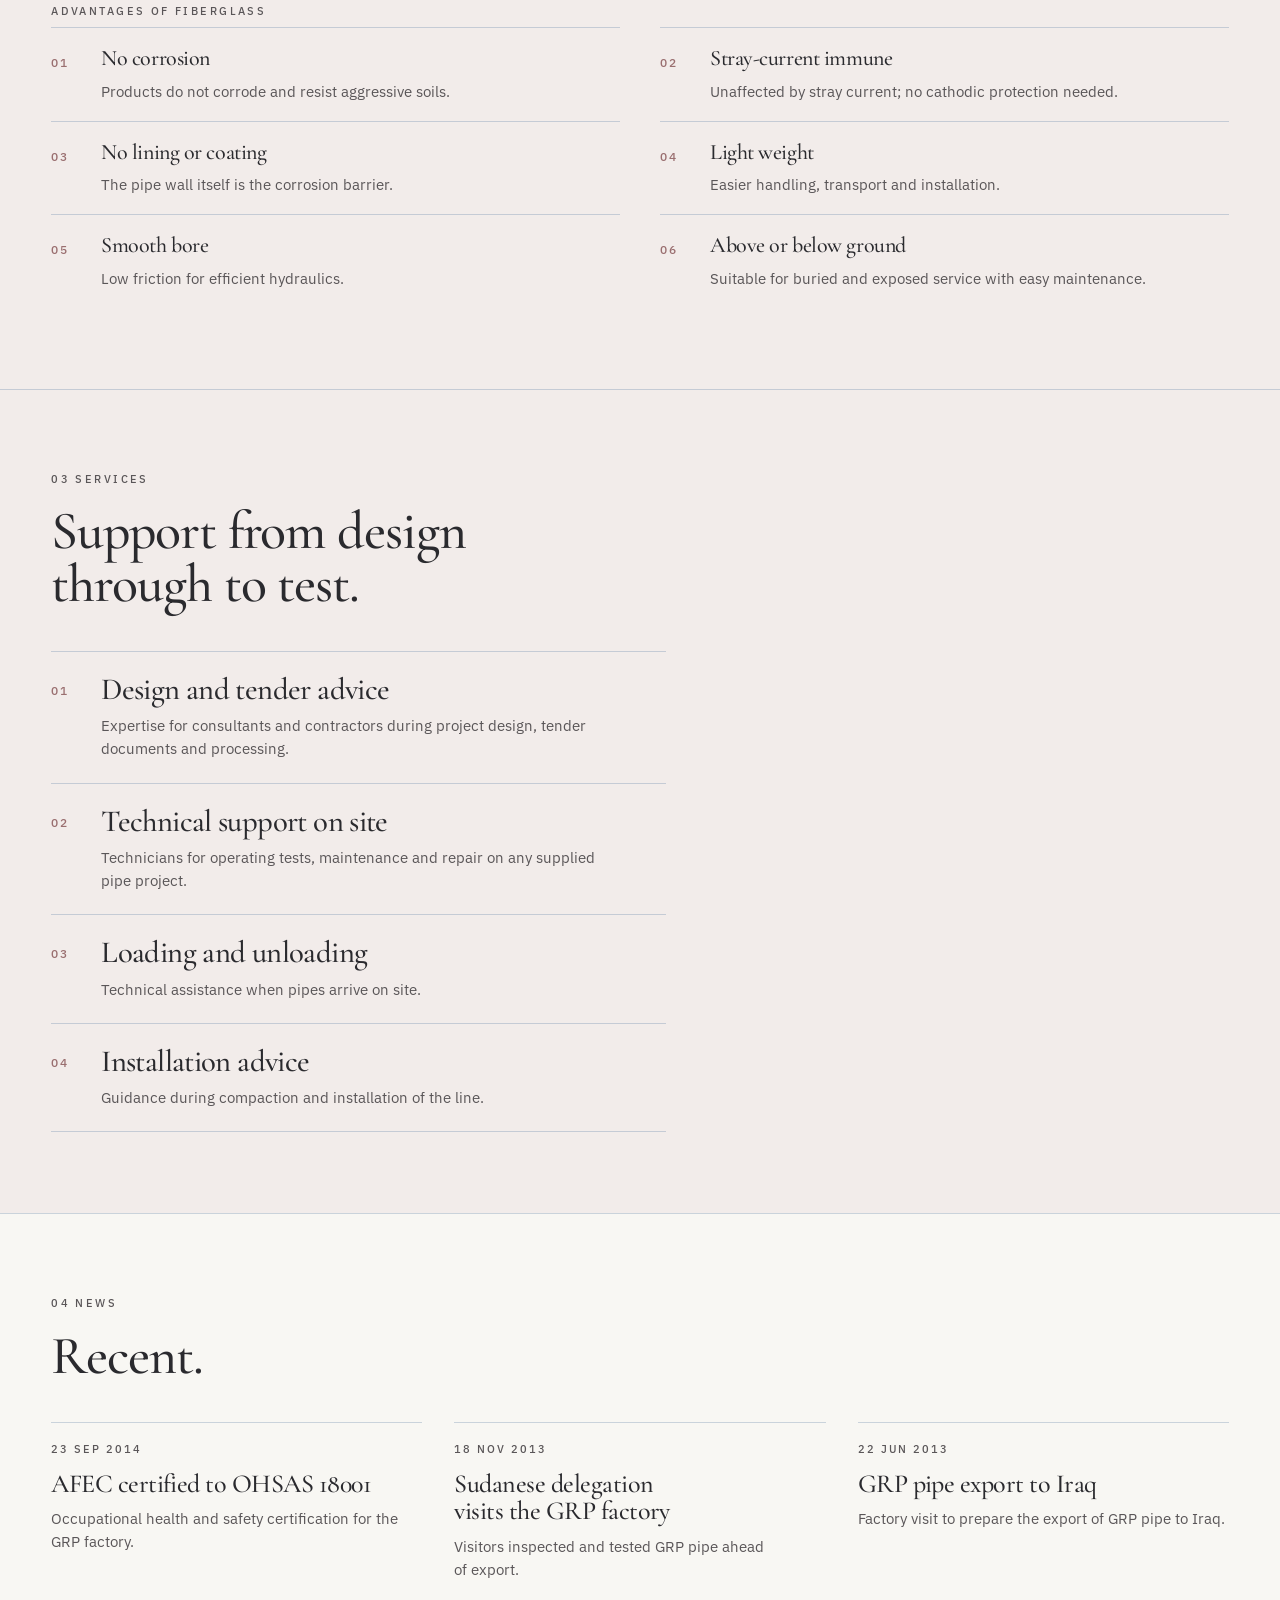
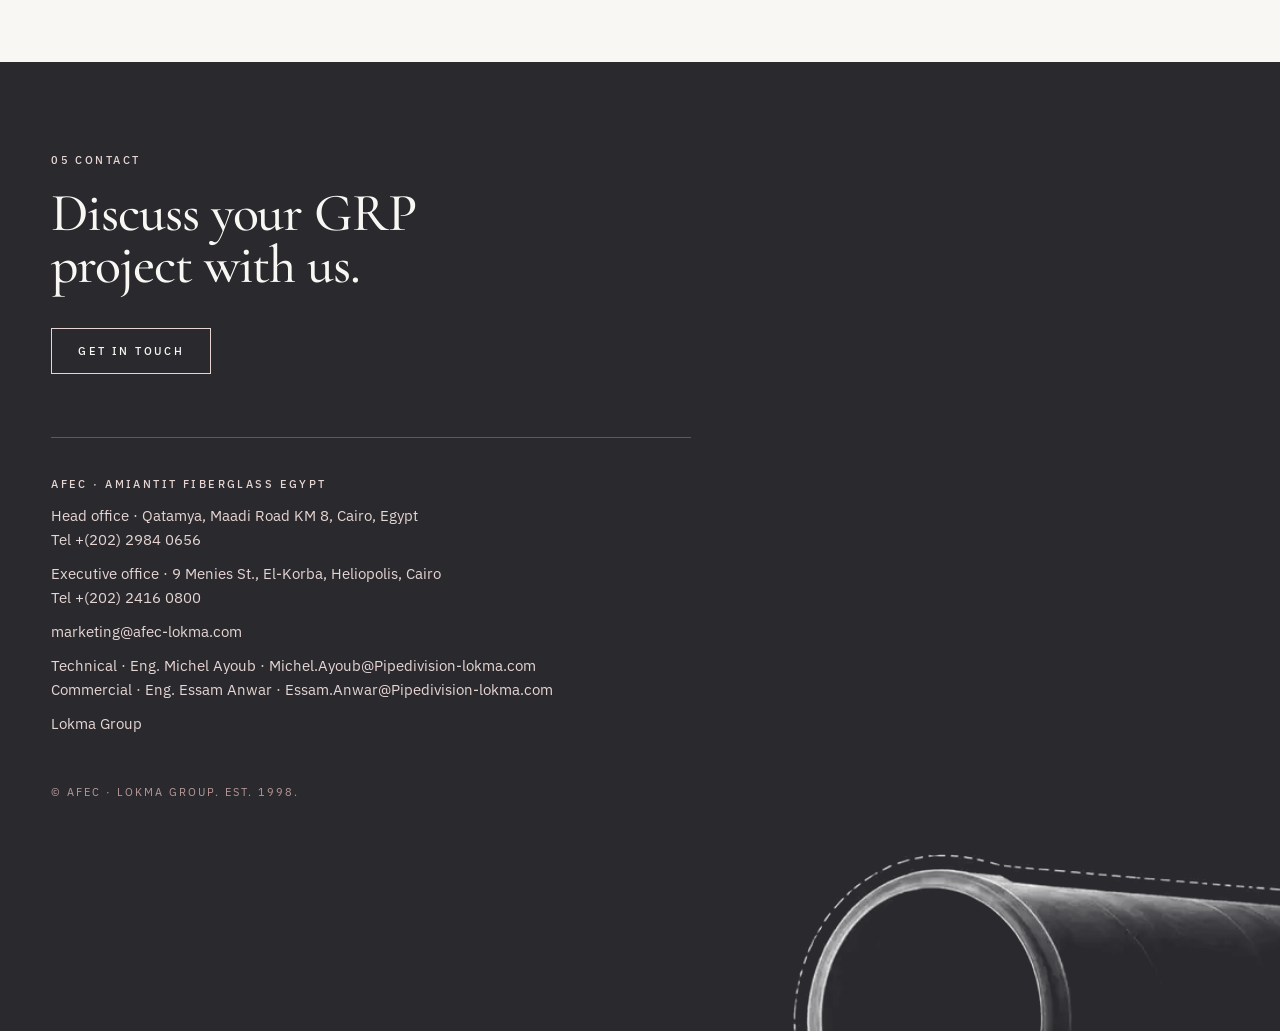
<file: afec/index.html>
<!DOCTYPE html>
<html lang="en">
<head>
  <meta charset="UTF-8">
  <meta name="viewport" content="width=device-width, initial-scale=1">
  <title>AFEC — Amiantit Fiberglass Egypt · GRP pipe</title>
  <meta name="description" content="AFEC manufactures glass-reinforced plastic pipes and fittings by continuous filament winding for water, sewage, irrigation, desalination and industrial lines. Est. 1998, Cairo.">
  <meta name="theme-color" content="#2A2A2E">
  <link rel="preconnect" href="https://fonts.googleapis.com">
  <link rel="preconnect" href="https://fonts.gstatic.com" crossorigin>
  <link href="https://fonts.googleapis.com/css2?family=Cormorant+Garamond:ital,wght@0,500;0,600;1,500&family=IBM+Plex+Sans:ital,wght@0,400;0,500;1,400&display=swap" rel="stylesheet">
  <link rel="preload" as="image" href="../assets/afec-hero-desktop.jpg" media="(min-width: 1101px), (min-width: 701px) and (min-aspect-ratio: 1/1)">
  <link rel="preload" as="image" href="../assets/afec-hero-tablet.jpg" media="(min-width: 701px) and (max-width: 1100px) and (max-aspect-ratio: 1/1)">
  <link rel="preload" as="image" href="../assets/afec-hero-mobile.jpg" media="(max-width: 700px)">
  <link rel="stylesheet" href="../styles.css">
</head>
<body class="company company-afec">
  <a class="skip" href="#main">Skip to content</a>

  <header>
    <a class="wordmark wordmark-name" href="#top">
      <img src="../assets/afec-logo.png" alt="AFEC — Amiantit Fiberglass Egypt" width="89" height="52">
    </a>
    <nav aria-label="Primary">
      <a href="#about"><span>01</span> About</a>
      <a href="#products"><span>02</span> Products</a>
      <a href="#services"><span>03</span> Services</a>
      <a href="#news"><span>04</span> News</a>
      <a href="#contact"><span>05</span> Contact</a>
      <a class="group-link" href="../index.html">Lokma Group</a>
    </nav>
    <div class="lang">
      <button type="button" class="lang-button" aria-expanded="false" aria-controls="lang-menu" aria-label="Language, English">
        <svg viewBox="0 0 24 24" width="18" height="18" aria-hidden="true">
          <circle cx="12" cy="12" r="9" fill="none" stroke="currentColor" stroke-width="1.4"></circle>
          <path d="M3 12h18M12 3c2.4 2.7 3.6 5.7 3.6 9s-1.2 6.3-3.6 9c-2.4-2.7-3.6-5.7-3.6-9s1.2-6.3 3.6-9z" fill="none" stroke="currentColor" stroke-width="1.4"></path>
        </svg>
      </button>
      <ul class="lang-menu" id="lang-menu" hidden>
        <li><a href="index.html" lang="en" aria-current="true">English</a></li>
        <li><a href="../fr/afec/index.html" lang="fr">Français</a></li>
        <li><a href="../ar/afec/index.html" lang="ar" dir="rtl">العربية</a></li>
      </ul>
    </div>
  </header>

  <main id="main">
    <section class="company-hero plate-section" id="top">
      <picture class="plate" aria-hidden="true">
        <source media="(max-width: 700px)" srcset="../assets/afec-hero-mobile.jpg">
        <source media="(max-width: 1100px) and (max-aspect-ratio: 1/1)" srcset="../assets/afec-hero-tablet.jpg">
        <img src="../assets/afec-hero-desktop.jpg" alt="" fetchpriority="high" decoding="async">
      </picture>
      <div class="datum" aria-hidden="true">
        <span class="datum-mark">
          <span class="diamond"></span>
          <span class="datum-lines">
            <span class="datum-line">Est. 1998</span>
            <span class="datum-line">GRP pipe</span>
            <span class="datum-line">Continuous winding</span>
            <span class="datum-line">Lokma Group</span>
          </span>
        </span>
      </div>
      <div class="hero-copy">
        <h1>Glass-reinforced plastic pipe, <em>wound in our Cairo factory.</em></h1>
        <p class="deck">Amiantit Fiberglass Egypt manufactures GRP pipes and fittings by continuous filament winding for drinking water, sewage, irrigation, desalination and industrial lines.</p>
        <a class="button" href="#contact">Get in touch</a>
      </div>
    </section>

    <section class="figures" aria-labelledby="figures-title">
      <h2 id="figures-title" class="visually-hidden">Key numbers and certificates</h2>
      <dl class="numbers">
        <div><dt>Max diameter</dt><dd>4,000<span> mm</span></dd></div>
        <div><dt>Pipe length</dt><dd>12<span> m</span></dd></div>
        <div><dt>Operating pressure</dt><dd>32<span> bar</span></dd></div>
        <div><dt>Annual capacity</dt><dd>450<span> km</span></dd></div>
      </dl>
      <ul class="certs" aria-label="Quality certificates">
        <li><span class="kicker">Quality</span><strong>ISO 9001</strong></li>
        <li><span class="kicker">Environment</span><strong>ISO 14001</strong></li>
        <li><span class="kicker">Health &amp; safety</span><strong>OHSAS 18001</strong></li>
        <li><span class="kicker">Standards</span><strong>AWWA C950 · ASTM · EN</strong></li>
      </ul>
    </section>

    <section class="about" id="about">
      <div class="about-intro">
        <p class="kicker"><span>01</span> About AFEC</p>
        <h2>From joint venture to a Lokma factory.</h2>
        <p>Amiantit Fiberglass Egypt was established in 1998 as a joint venture between Lokma Group and Saudi Arabia’s Amiantit. In 2021 Lokma acquired the Amiantit shares, bringing the factory fully into the group.</p>
        <p>AFEC produces pipes by continuous filament winding under licence from VEM Technologies, an Italian specialist in complete GRP plant solutions. The range covers water, sewage, hydropower, municipal, industrial and marine applications, supported by specialists in the local and export markets.</p>
      </div>

      <div class="about-tech">
        <p class="kicker">AFEC technology</p>
        <p class="products-lead">Within the VEM Technologies chain of licences, AFEC is a leading supplier of glass-reinforced plastic pipes. The process is continuously developed and offers several advantages.</p>
        <ul class="feature-list">
          <li>
            <span class="num">01</span>
            <div>
              <h3>Computerised production</h3>
              <p>Consistent quality across every wound length.</p>
            </div>
          </li>
          <li>
            <span class="num">02</span>
            <div>
              <h3>Dual resin delivery</h3>
              <p>Separate resins for liner and structure, including severe corrosive service.</p>
            </div>
          </li>
          <li>
            <span class="num">03</span>
            <div>
              <h3>Abrasion control</h3>
              <p>Glass or polyester veil can be added to reduce wear.</p>
            </div>
          </li>
          <li>
            <span class="num">04</span>
            <div>
              <h3>High capacity</h3>
              <p>Plant output supports large transmission programmes.</p>
            </div>
          </li>
          <li>
            <span class="num">05</span>
            <div>
              <h3>Cost effective</h3>
              <p>Efficient winding for competitive project supply.</p>
            </div>
          </li>
          <li>
            <span class="num">06</span>
            <div>
              <h3>Flexible lengths</h3>
              <p>Pipes from 3 to 12 metres to suit the route.</p>
            </div>
          </li>
        </ul>
      </div>
    </section>

    <section class="products-block" id="products">
      <p class="kicker"><span>02</span> Products</p>
      <h2>GRP pipes, fittings and specials.</h2>
      <p class="products-lead">Pipes are produced in standard lengths of 6 to 12 metres, diameters from 100 mm to 4,000 mm, operating pressure up to 32 bar, and stiffness classes of 2,500, 5,000 and 10,000 N/mm². AFEC also manufactures fittings to standard and non-standard specifications, manholes, tanks for fuel and liquid chemicals, and pipe for jacking.</p>

      <dl class="spec-table">
        <div>
          <dt>Diameter</dt>
          <dd>100 mm – 4,000 mm</dd>
        </div>
        <div>
          <dt>Length</dt>
          <dd>6 – 12 m (3 – 12 m available)</dd>
        </div>
        <div>
          <dt>Pressure</dt>
          <dd>Up to 32 bar</dd>
        </div>
        <div>
          <dt>Stiffness</dt>
          <dd>2,500 · 5,000 · 10,000 N/mm²</dd>
        </div>
        <div>
          <dt>Capacity</dt>
          <dd>Up to 450 km per year</dd>
        </div>
        <div>
          <dt>Standards</dt>
          <dd>AWWA C950 · ASTM D3517, D3262, D3754 · DIN 16868, 16869 · BS 5480 · BS EN 14364 · ISO 14692, 10467, 10639 · QCS 2010 · SASO 1577, 1578, 2221 · ES 1833, 1739</dd>
        </div>
      </dl>

      <p class="kicker">Applications</p>
      <p class="products-lead">Transmission and distribution for drinking water, storm water, sanitation, industrial waste, chemicals and irrigation; cooling water lines for power and desalination plants; chemical process, down-hole tubing, ducting, geothermal, oil field, seawater intake and outfalls, slurry piping and water networks.</p>

      <p class="kicker">Advantages of fiberglass</p>
      <ul class="feature-list">
        <li>
          <span class="num">01</span>
          <div>
            <h3>No corrosion</h3>
            <p>Products do not corrode and resist aggressive soils.</p>
          </div>
        </li>
        <li>
          <span class="num">02</span>
          <div>
            <h3>Stray-current immune</h3>
            <p>Unaffected by stray current; no cathodic protection needed.</p>
          </div>
        </li>
        <li>
          <span class="num">03</span>
          <div>
            <h3>No lining or coating</h3>
            <p>The pipe wall itself is the corrosion barrier.</p>
          </div>
        </li>
        <li>
          <span class="num">04</span>
          <div>
            <h3>Light weight</h3>
            <p>Easier handling, transport and installation.</p>
          </div>
        </li>
        <li>
          <span class="num">05</span>
          <div>
            <h3>Smooth bore</h3>
            <p>Low friction for efficient hydraulics.</p>
          </div>
        </li>
        <li>
          <span class="num">06</span>
          <div>
            <h3>Above or below ground</h3>
            <p>Suitable for buried and exposed service with easy maintenance.</p>
          </div>
        </li>
      </ul>
    </section>

    <section class="services" id="services">
      <div class="services-copy">
        <p class="kicker"><span>03</span> Services</p>
        <h2>Support from design through to test.</h2>
        <ol class="service-list">
          <li>
            <span class="num">01</span>
            <div>
              <h3>Design and tender advice</h3>
              <p>Expertise for consultants and contractors during project design, tender documents and processing.</p>
            </div>
          </li>
          <li>
            <span class="num">02</span>
            <div>
              <h3>Technical support on site</h3>
              <p>Technicians for operating tests, maintenance and repair on any supplied pipe project.</p>
            </div>
          </li>
          <li>
            <span class="num">03</span>
            <div>
              <h3>Loading and unloading</h3>
              <p>Technical assistance when pipes arrive on site.</p>
            </div>
          </li>
          <li>
            <span class="num">04</span>
            <div>
              <h3>Installation advice</h3>
              <p>Guidance during compaction and installation of the line.</p>
            </div>
          </li>
        </ol>
      </div>
    </section>

    <section class="news" id="news">
      <div class="news-head">
        <p class="kicker"><span>04</span> News</p>
        <h2>Recent.</h2>
      </div>
      <ul class="news-list">
        <li>
          <time datetime="2014-09-23">23 Sep 2014</time>
          <h3>AFEC certified to OHSAS 18001</h3>
          <p>Occupational health and safety certification for the GRP factory.</p>
        </li>
        <li>
          <time datetime="2013-11-18">18 Nov 2013</time>
          <h3>Sudanese delegation visits the GRP factory</h3>
          <p>Visitors inspected and tested GRP pipe ahead of export.</p>
        </li>
        <li>
          <time datetime="2013-06-22">22 Jun 2013</time>
          <h3>GRP pipe export to Iraq</h3>
          <p>Factory visit to prepare the export of GRP pipe to Iraq.</p>
        </li>
      </ul>
    </section>

    <section class="contact plate-section" id="contact">
      <picture class="plate" aria-hidden="true">
        <source media="(max-width: 700px)" srcset="../assets/home-contact-navy-mobile.webp">
        <img src="../assets/home-contact-navy-desktop.webp" alt="" loading="lazy" decoding="async">
      </picture>
      <div class="contact-invite">
        <p class="kicker kicker-light"><span>05</span> Contact</p>
        <h2>Discuss your GRP project with us.</h2>
        <a class="button button-light" href="mailto:marketing@afec-lokma.com">Get in touch</a>
      </div>
      <div class="contact-grid">
        <address>
          <span class="kicker kicker-light">AFEC · Amiantit Fiberglass Egypt</span>
          <p>Head office · Qatamya, Maadi Road KM 8, Cairo, Egypt<br>Tel <a href="tel:+20229840656">+(202) 2984 0656</a></p>
          <p>Executive office · 9 Menies St., El-Korba, Heliopolis, Cairo<br>Tel <a href="tel:+20224160800">+(202) 2416 0800</a></p>
          <p><a href="mailto:marketing@afec-lokma.com">marketing@afec-lokma.com</a></p>
          <p>Technical · Eng. Michel Ayoub · <a href="mailto:Michel.Ayoub@Pipedivision-lokma.com">Michel.Ayoub@Pipedivision-lokma.com</a><br>Commercial · Eng. Essam Anwar · <a href="mailto:Essam.Anwar@Pipedivision-lokma.com">Essam.Anwar@Pipedivision-lokma.com</a></p>
          <p><a href="../index.html">Lokma Group</a></p>
        </address>
      </div>
      <p class="colophon">© AFEC · Lokma Group. Est. 1998.</p>
    </section>
  </main>

  <script src="../site.js"></script>
</body>
</html>
</file>
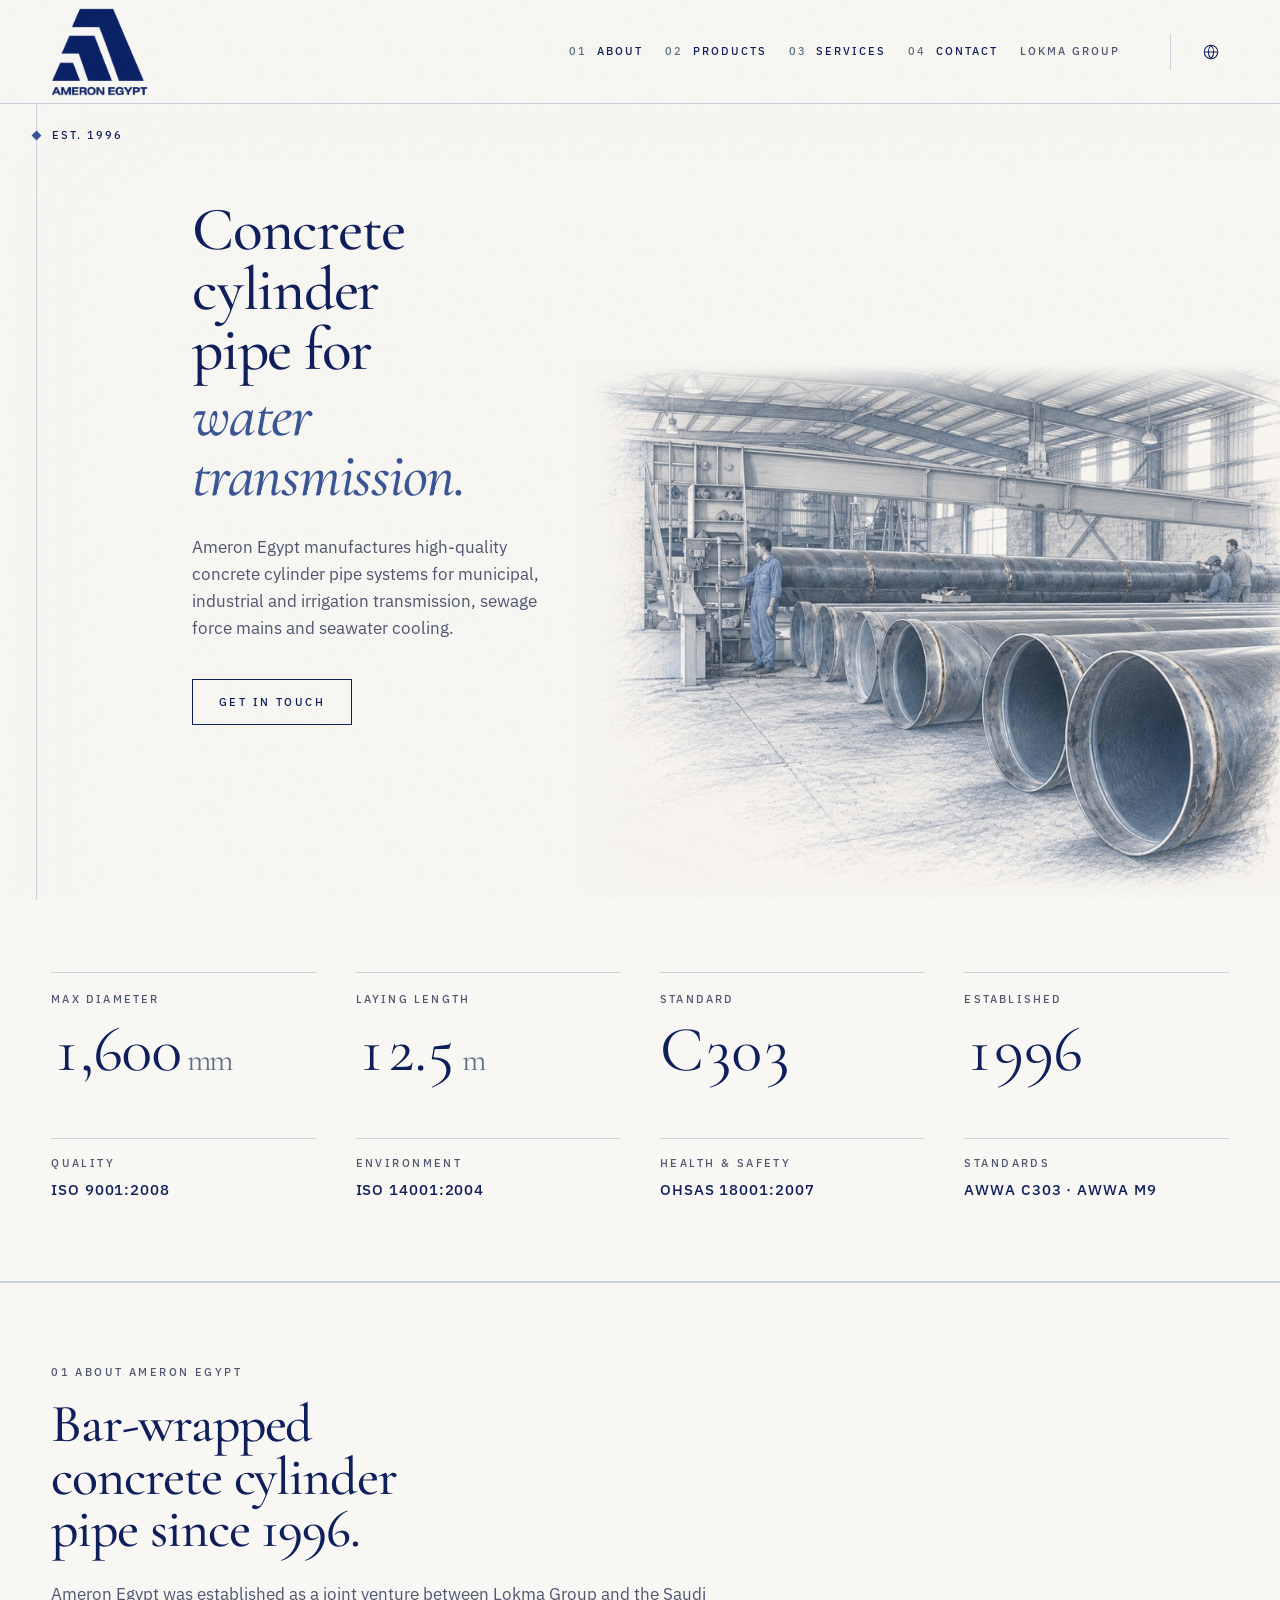
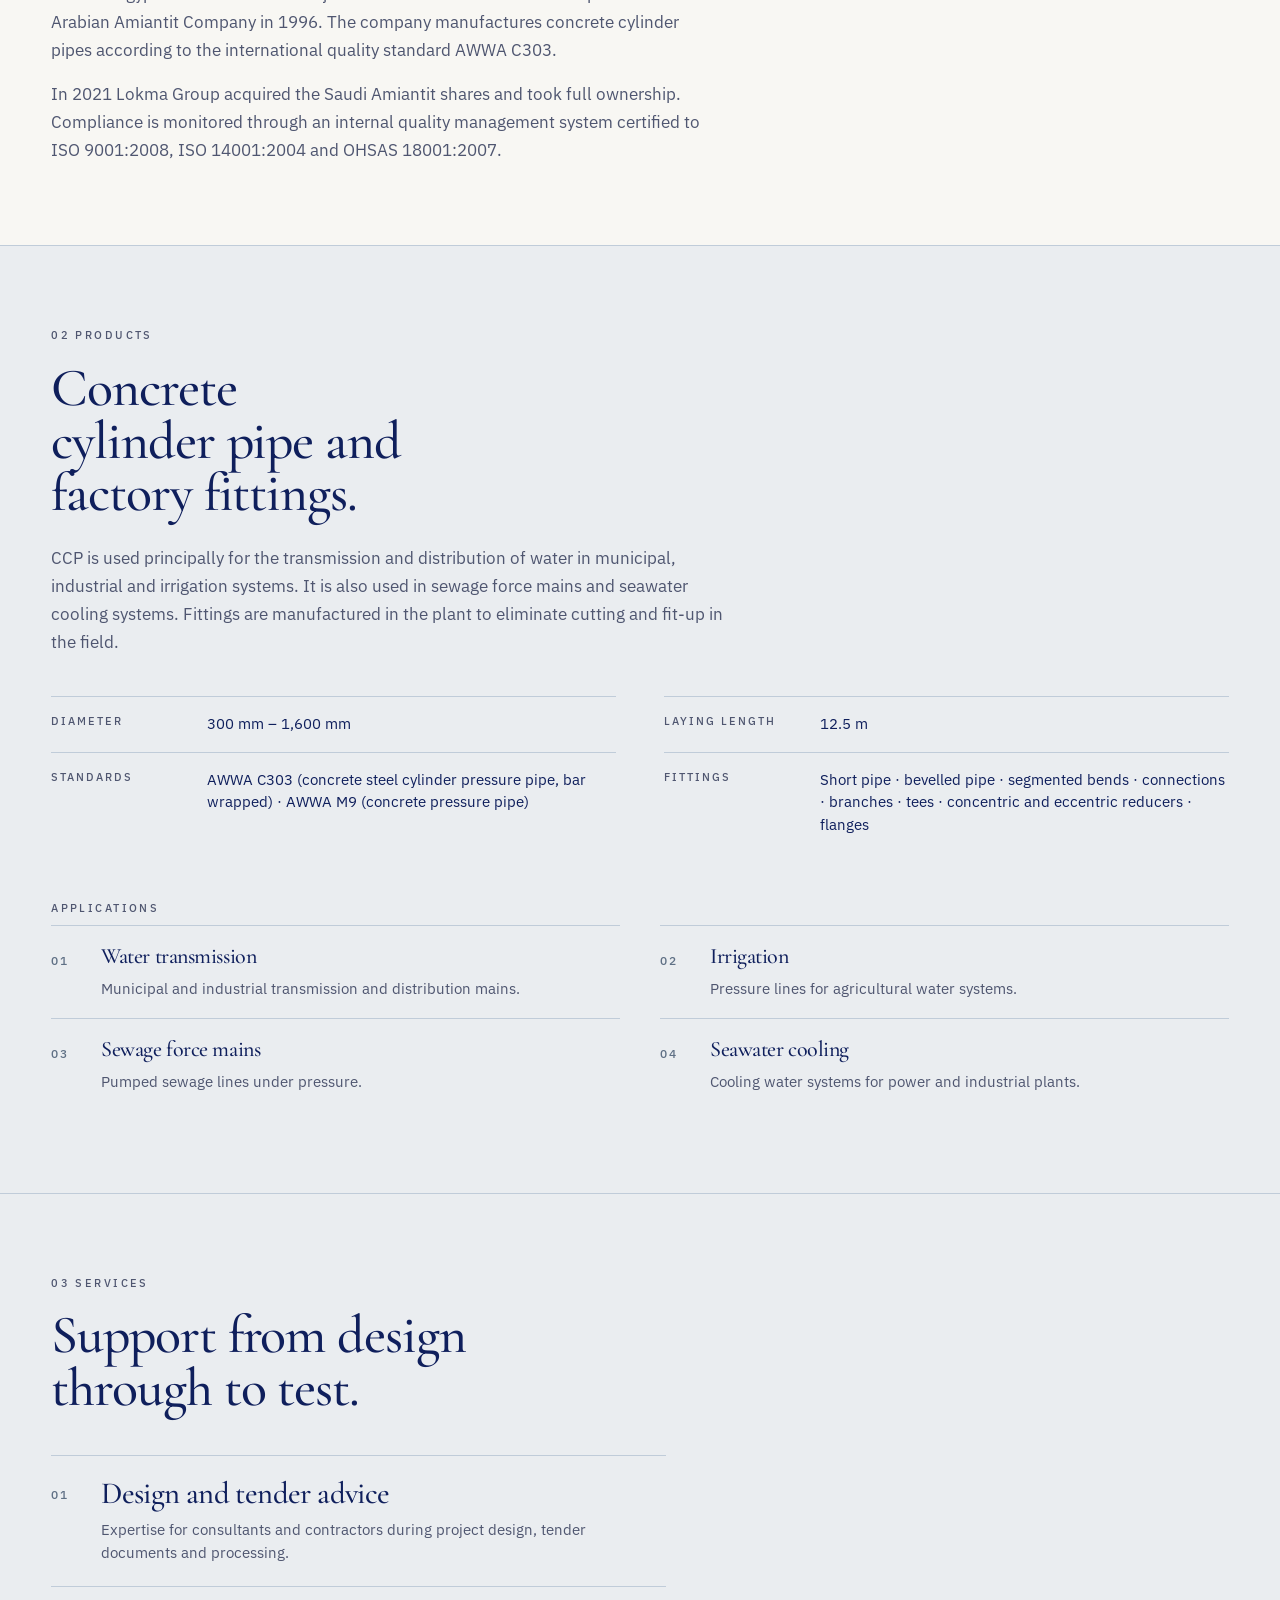
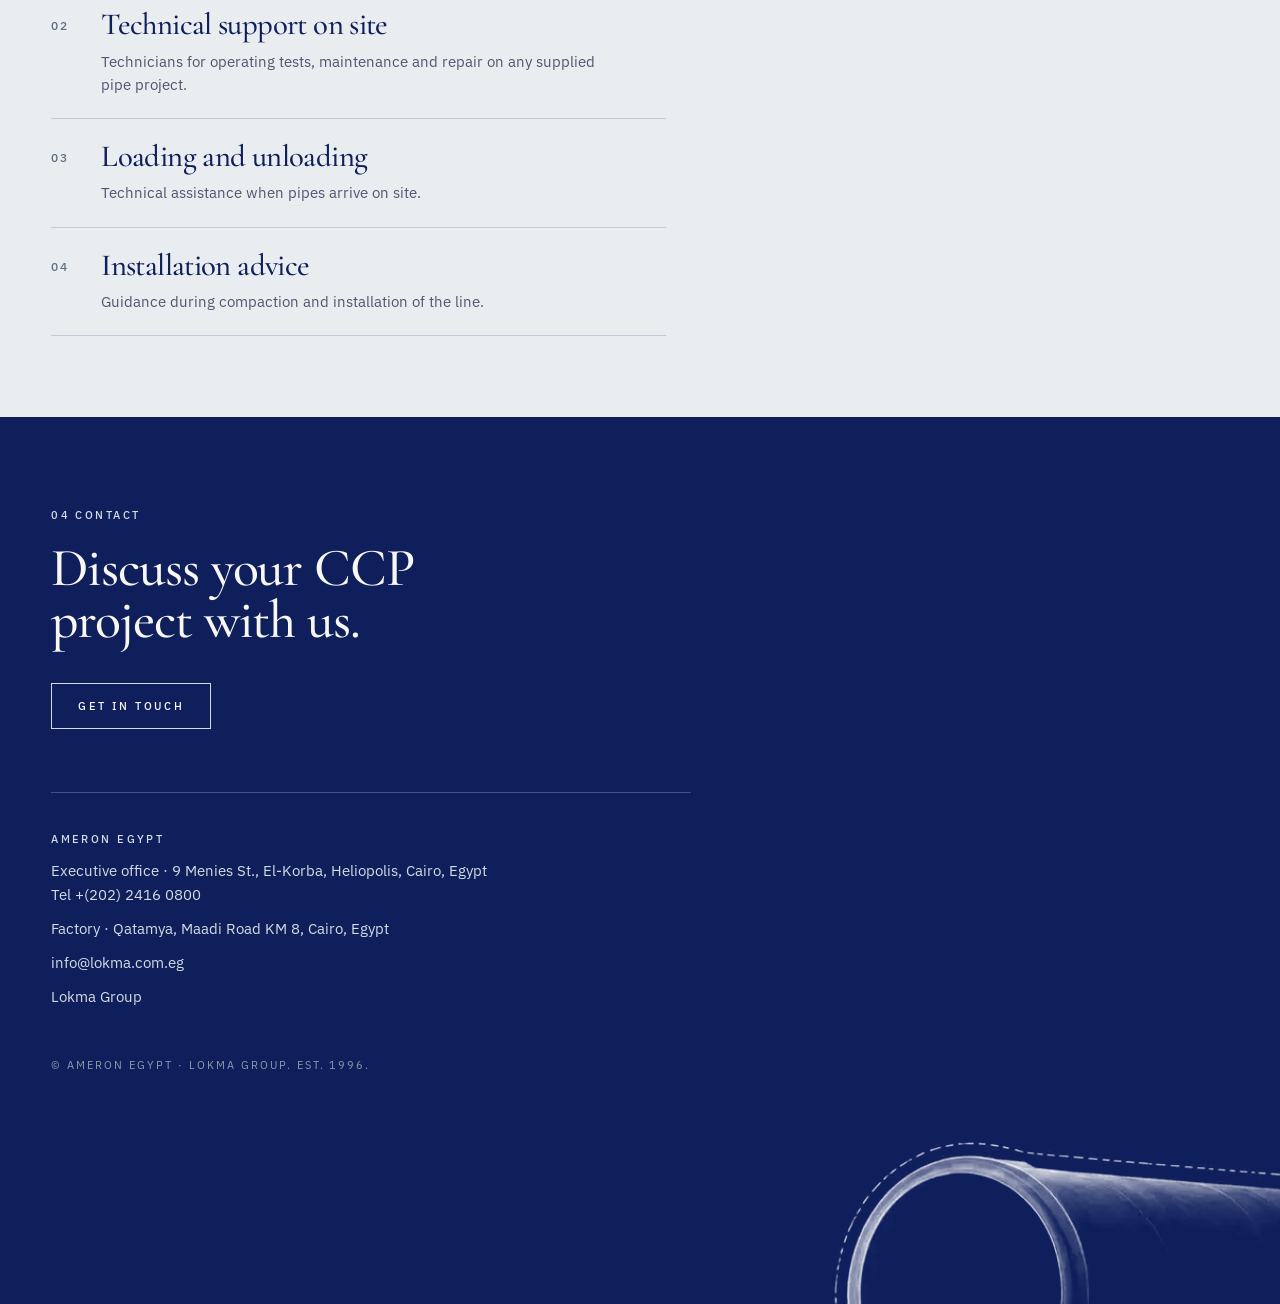
<file: ameron/index.html>
<!DOCTYPE html>
<html lang="en">
<head>
  <meta charset="UTF-8">
  <meta name="viewport" content="width=device-width, initial-scale=1">
  <title>Ameron Egypt — Concrete cylinder pipe</title>
  <meta name="description" content="Ameron Egypt manufactures concrete cylinder pipe to AWWA C303 for water transmission, irrigation, sewage force mains and seawater cooling. Est. 1996, Cairo.">
  <meta name="theme-color" content="#0F1F5C">
  <link rel="preconnect" href="https://fonts.googleapis.com">
  <link rel="preconnect" href="https://fonts.gstatic.com" crossorigin>
  <link href="https://fonts.googleapis.com/css2?family=Cormorant+Garamond:ital,wght@0,500;0,600;1,500&family=IBM+Plex+Sans:ital,wght@0,400;0,500;1,400&display=swap" rel="stylesheet">
  <link rel="preload" as="image" href="../assets/ameron-hero-desktop.jpg" media="(min-width: 1101px), (min-width: 701px) and (min-aspect-ratio: 1/1)">
  <link rel="preload" as="image" href="../assets/ameron-hero-tablet.jpg" media="(min-width: 701px) and (max-width: 1100px) and (max-aspect-ratio: 1/1)">
  <link rel="preload" as="image" href="../assets/ameron-hero-mobile.jpg" media="(max-width: 700px)">
  <link rel="stylesheet" href="../styles.css">
</head>
<body class="company company-ameron">
  <a class="skip" href="#main">Skip to content</a>

  <header>
    <a class="wordmark wordmark-name" href="#top">
      <img src="../assets/ameron-logo.png" alt="Ameron Egypt" width="97" height="88">
    </a>
    <nav aria-label="Primary">
      <a href="#about"><span>01</span> About</a>
      <a href="#products"><span>02</span> Products</a>
      <a href="#services"><span>03</span> Services</a>
      <a href="#contact"><span>04</span> Contact</a>
      <a class="group-link" href="../index.html">Lokma Group</a>
    </nav>
    <div class="lang">
      <button type="button" class="lang-button" aria-expanded="false" aria-controls="lang-menu" aria-label="Language, English">
        <svg viewBox="0 0 24 24" width="18" height="18" aria-hidden="true">
          <circle cx="12" cy="12" r="9" fill="none" stroke="currentColor" stroke-width="1.4"></circle>
          <path d="M3 12h18M12 3c2.4 2.7 3.6 5.7 3.6 9s-1.2 6.3-3.6 9c-2.4-2.7-3.6-5.7-3.6-9s1.2-6.3 3.6-9z" fill="none" stroke="currentColor" stroke-width="1.4"></path>
        </svg>
      </button>
      <ul class="lang-menu" id="lang-menu" hidden>
        <li><a href="index.html" lang="en" aria-current="true">English</a></li>
        <li><a href="../fr/ameron/index.html" lang="fr">Français</a></li>
        <li><a href="../ar/ameron/index.html" lang="ar" dir="rtl">العربية</a></li>
      </ul>
    </div>
  </header>

  <main id="main">
    <section class="company-hero plate-section" id="top">
      <picture class="plate" aria-hidden="true">
        <source media="(max-width: 700px)" srcset="../assets/ameron-hero-mobile.jpg">
        <source media="(max-width: 1100px) and (max-aspect-ratio: 1/1)" srcset="../assets/ameron-hero-tablet.jpg">
        <img src="../assets/ameron-hero-desktop.jpg" alt="" fetchpriority="high" decoding="async">
      </picture>
      <div class="datum" aria-hidden="true">
        <span class="datum-mark">
          <span class="diamond"></span>
          <span class="datum-lines">
            <span class="datum-line">Est. 1996</span>
            <span class="datum-line">CCP pipe</span>
            <span class="datum-line">AWWA C303</span>
            <span class="datum-line">Lokma Group</span>
          </span>
        </span>
      </div>
      <div class="hero-copy">
        <h1>Concrete cylinder pipe for <em>water transmission.</em></h1>
        <p class="deck">Ameron Egypt manufactures high-quality concrete cylinder pipe systems for municipal, industrial and irrigation transmission, sewage force mains and seawater cooling.</p>
        <a class="button" href="#contact">Get in touch</a>
      </div>
    </section>

    <section class="figures" aria-labelledby="figures-title">
      <h2 id="figures-title" class="visually-hidden">Key numbers and certificates</h2>
      <dl class="numbers">
        <div><dt>Max diameter</dt><dd>1,600<span> mm</span></dd></div>
        <div><dt>Laying length</dt><dd>12.5<span> m</span></dd></div>
        <div><dt>Standard</dt><dd>C303</dd></div>
        <div><dt>Established</dt><dd>1996</dd></div>
      </dl>
      <ul class="certs" aria-label="Quality certificates">
        <li><span class="kicker">Quality</span><strong>ISO 9001:2008</strong></li>
        <li><span class="kicker">Environment</span><strong>ISO 14001:2004</strong></li>
        <li><span class="kicker">Health &amp; safety</span><strong>OHSAS 18001:2007</strong></li>
        <li><span class="kicker">Standards</span><strong>AWWA C303 · AWWA M9</strong></li>
      </ul>
    </section>

    <section class="about" id="about">
      <div class="about-intro">
        <p class="kicker"><span>01</span> About Ameron Egypt</p>
        <h2>Bar-wrapped concrete cylinder pipe since 1996.</h2>
        <p>Ameron Egypt was established as a joint venture between Lokma Group and the Saudi Arabian Amiantit Company in 1996. The company manufactures concrete cylinder pipes according to the international quality standard AWWA C303.</p>
        <p>In 2021 Lokma Group acquired the Saudi Amiantit shares and took full ownership. Compliance is monitored through an internal quality management system certified to ISO 9001:2008, ISO 14001:2004 and OHSAS 18001:2007.</p>
      </div>
    </section>

    <section class="products-block" id="products">
      <p class="kicker"><span>02</span> Products</p>
      <h2>Concrete cylinder pipe and factory fittings.</h2>
      <p class="products-lead">CCP is used principally for the transmission and distribution of water in municipal, industrial and irrigation systems. It is also used in sewage force mains and seawater cooling systems. Fittings are manufactured in the plant to eliminate cutting and fit-up in the field.</p>

      <dl class="spec-table">
        <div>
          <dt>Diameter</dt>
          <dd>300 mm – 1,600 mm</dd>
        </div>
        <div>
          <dt>Laying length</dt>
          <dd>12.5 m</dd>
        </div>
        <div>
          <dt>Standards</dt>
          <dd>AWWA C303 (concrete steel cylinder pressure pipe, bar wrapped) · AWWA M9 (concrete pressure pipe)</dd>
        </div>
        <div>
          <dt>Fittings</dt>
          <dd>Short pipe · bevelled pipe · segmented bends · connections · branches · tees · concentric and eccentric reducers · flanges</dd>
        </div>
      </dl>

      <p class="kicker">Applications</p>
      <ul class="feature-list">
        <li>
          <span class="num">01</span>
          <div>
            <h3>Water transmission</h3>
            <p>Municipal and industrial transmission and distribution mains.</p>
          </div>
        </li>
        <li>
          <span class="num">02</span>
          <div>
            <h3>Irrigation</h3>
            <p>Pressure lines for agricultural water systems.</p>
          </div>
        </li>
        <li>
          <span class="num">03</span>
          <div>
            <h3>Sewage force mains</h3>
            <p>Pumped sewage lines under pressure.</p>
          </div>
        </li>
        <li>
          <span class="num">04</span>
          <div>
            <h3>Seawater cooling</h3>
            <p>Cooling water systems for power and industrial plants.</p>
          </div>
        </li>
      </ul>
    </section>

    <section class="services" id="services">
      <div class="services-copy">
        <p class="kicker"><span>03</span> Services</p>
        <h2>Support from design through to test.</h2>
        <ol class="service-list">
          <li>
            <span class="num">01</span>
            <div>
              <h3>Design and tender advice</h3>
              <p>Expertise for consultants and contractors during project design, tender documents and processing.</p>
            </div>
          </li>
          <li>
            <span class="num">02</span>
            <div>
              <h3>Technical support on site</h3>
              <p>Technicians for operating tests, maintenance and repair on any supplied pipe project.</p>
            </div>
          </li>
          <li>
            <span class="num">03</span>
            <div>
              <h3>Loading and unloading</h3>
              <p>Technical assistance when pipes arrive on site.</p>
            </div>
          </li>
          <li>
            <span class="num">04</span>
            <div>
              <h3>Installation advice</h3>
              <p>Guidance during compaction and installation of the line.</p>
            </div>
          </li>
        </ol>
      </div>
    </section>

    <section class="contact plate-section" id="contact">
      <picture class="plate" aria-hidden="true">
        <source media="(max-width: 700px)" srcset="../assets/home-contact-navy-mobile.webp">
        <img src="../assets/home-contact-navy-desktop.webp" alt="" loading="lazy" decoding="async">
      </picture>
      <div class="contact-invite">
        <p class="kicker kicker-light"><span>04</span> Contact</p>
        <h2>Discuss your CCP project with us.</h2>
        <a class="button button-light" href="mailto:info@lokma.com.eg">Get in touch</a>
      </div>
      <div class="contact-grid">
        <!-- Confirm address, phone and email for Ameron Egypt before launch. -->
        <address>
          <span class="kicker kicker-light">Ameron Egypt</span>
          <p>Executive office · 9 Menies St., El-Korba, Heliopolis, Cairo, Egypt<br>Tel <a href="tel:+20224160800">+(202) 2416 0800</a></p>
          <p>Factory · Qatamya, Maadi Road KM 8, Cairo, Egypt</p>
          <p><a href="mailto:info@lokma.com.eg">info@lokma.com.eg</a></p>
          <p><a href="../index.html">Lokma Group</a></p>
        </address>
      </div>
      <p class="colophon">© Ameron Egypt · Lokma Group. Est. 1996.</p>
    </section>
  </main>

  <script src="../site.js"></script>
</body>
</html>
</file>
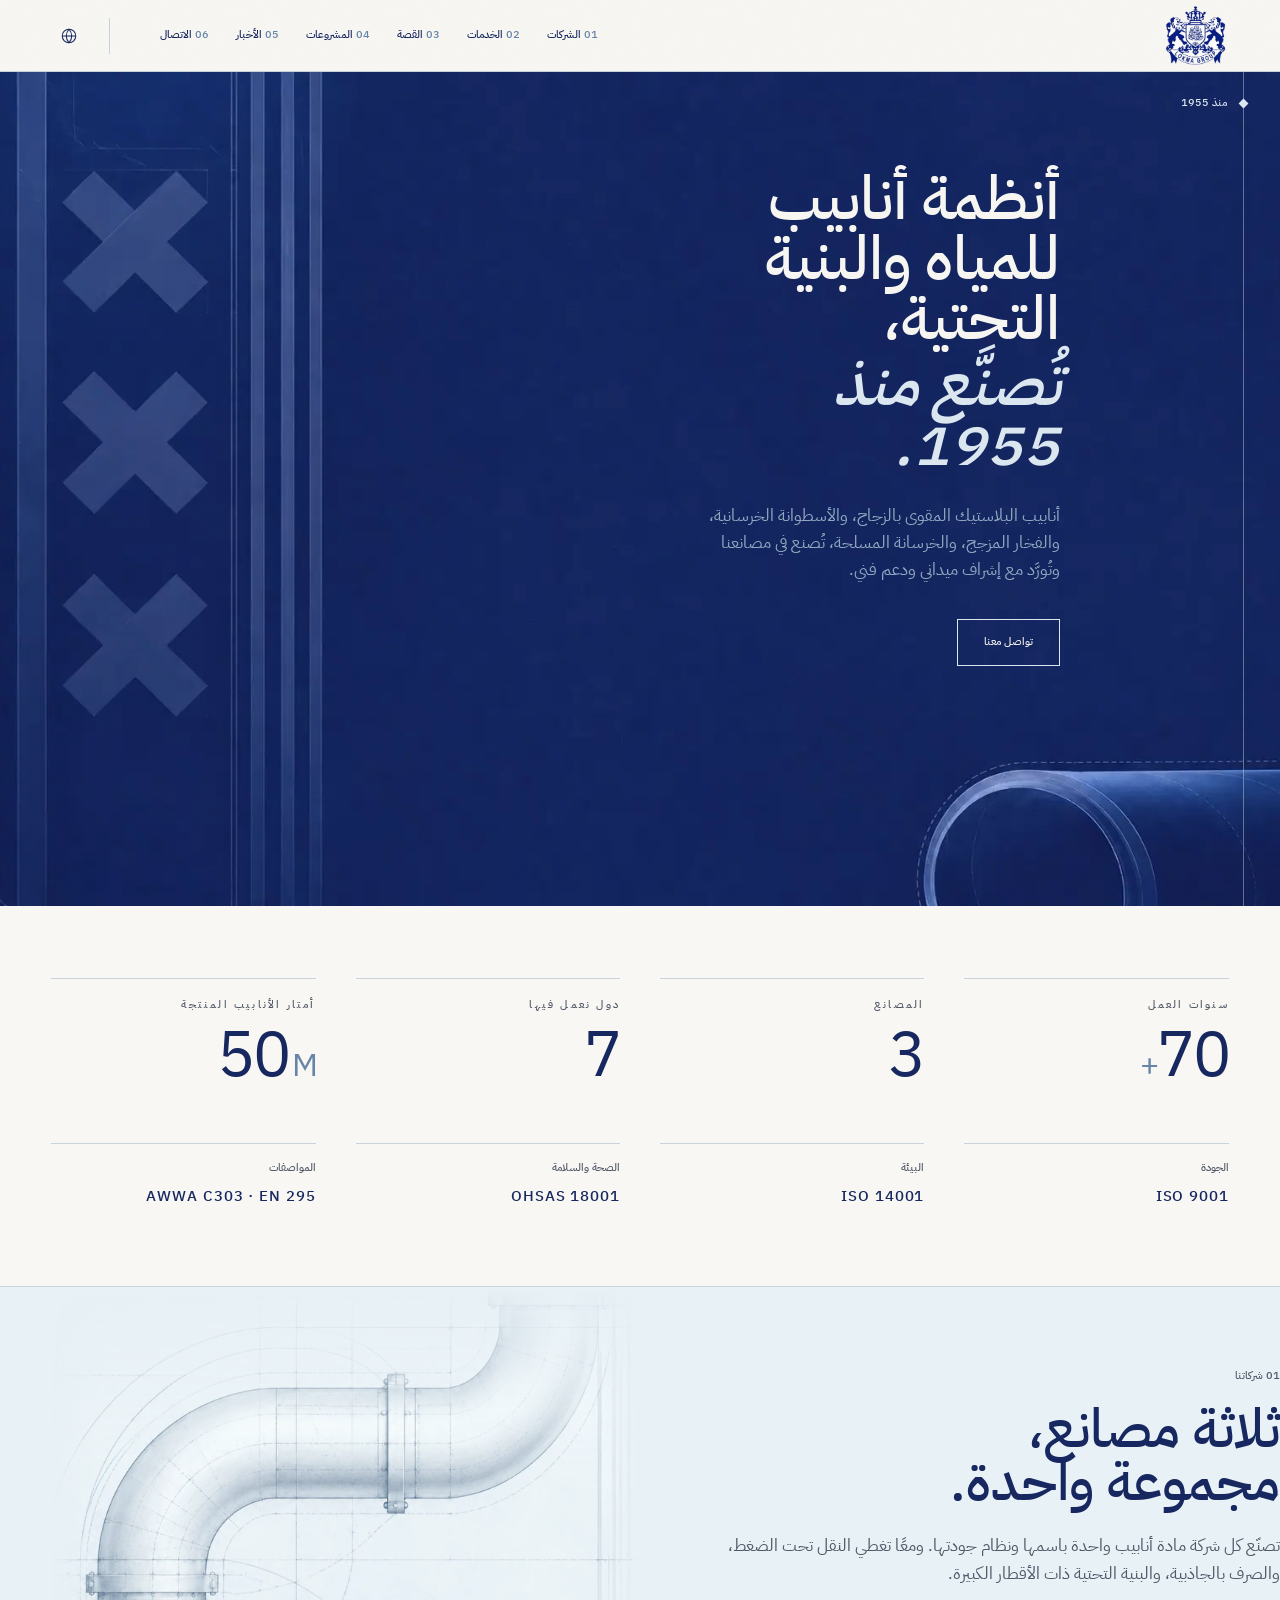
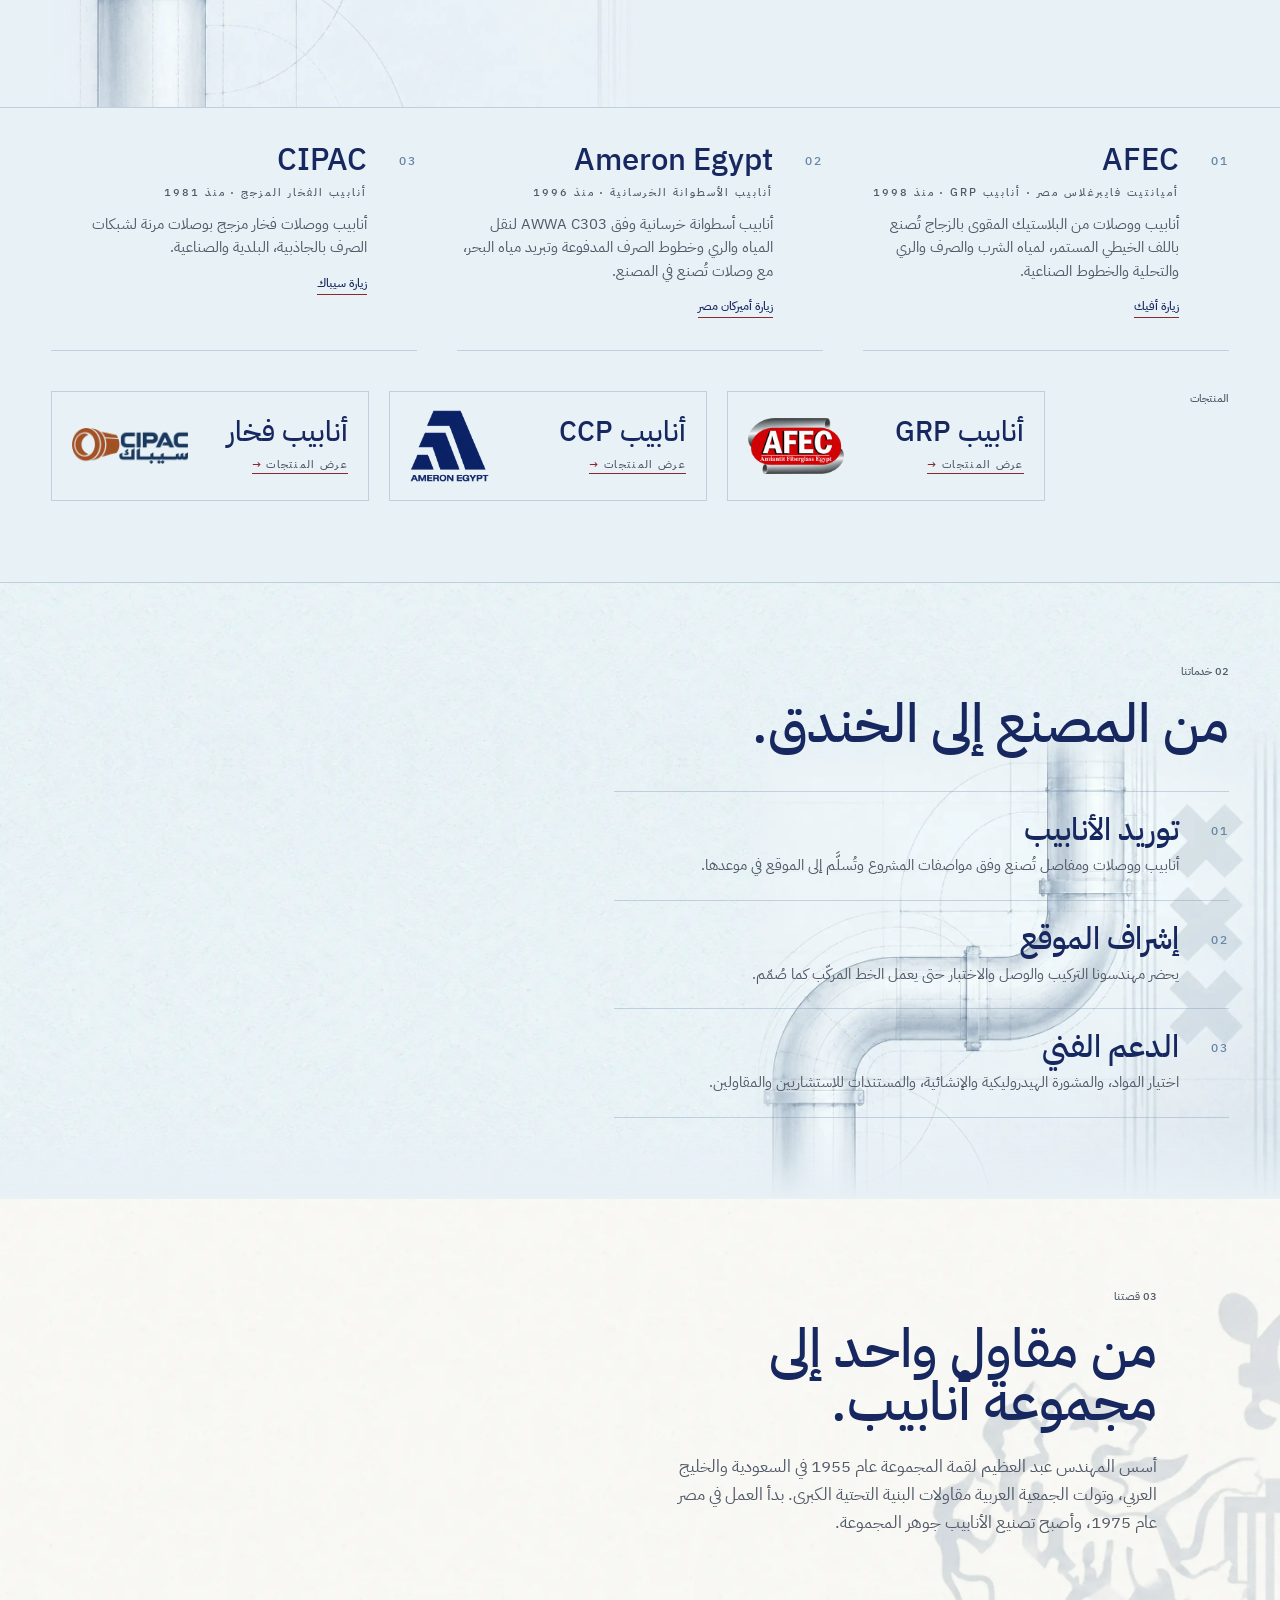
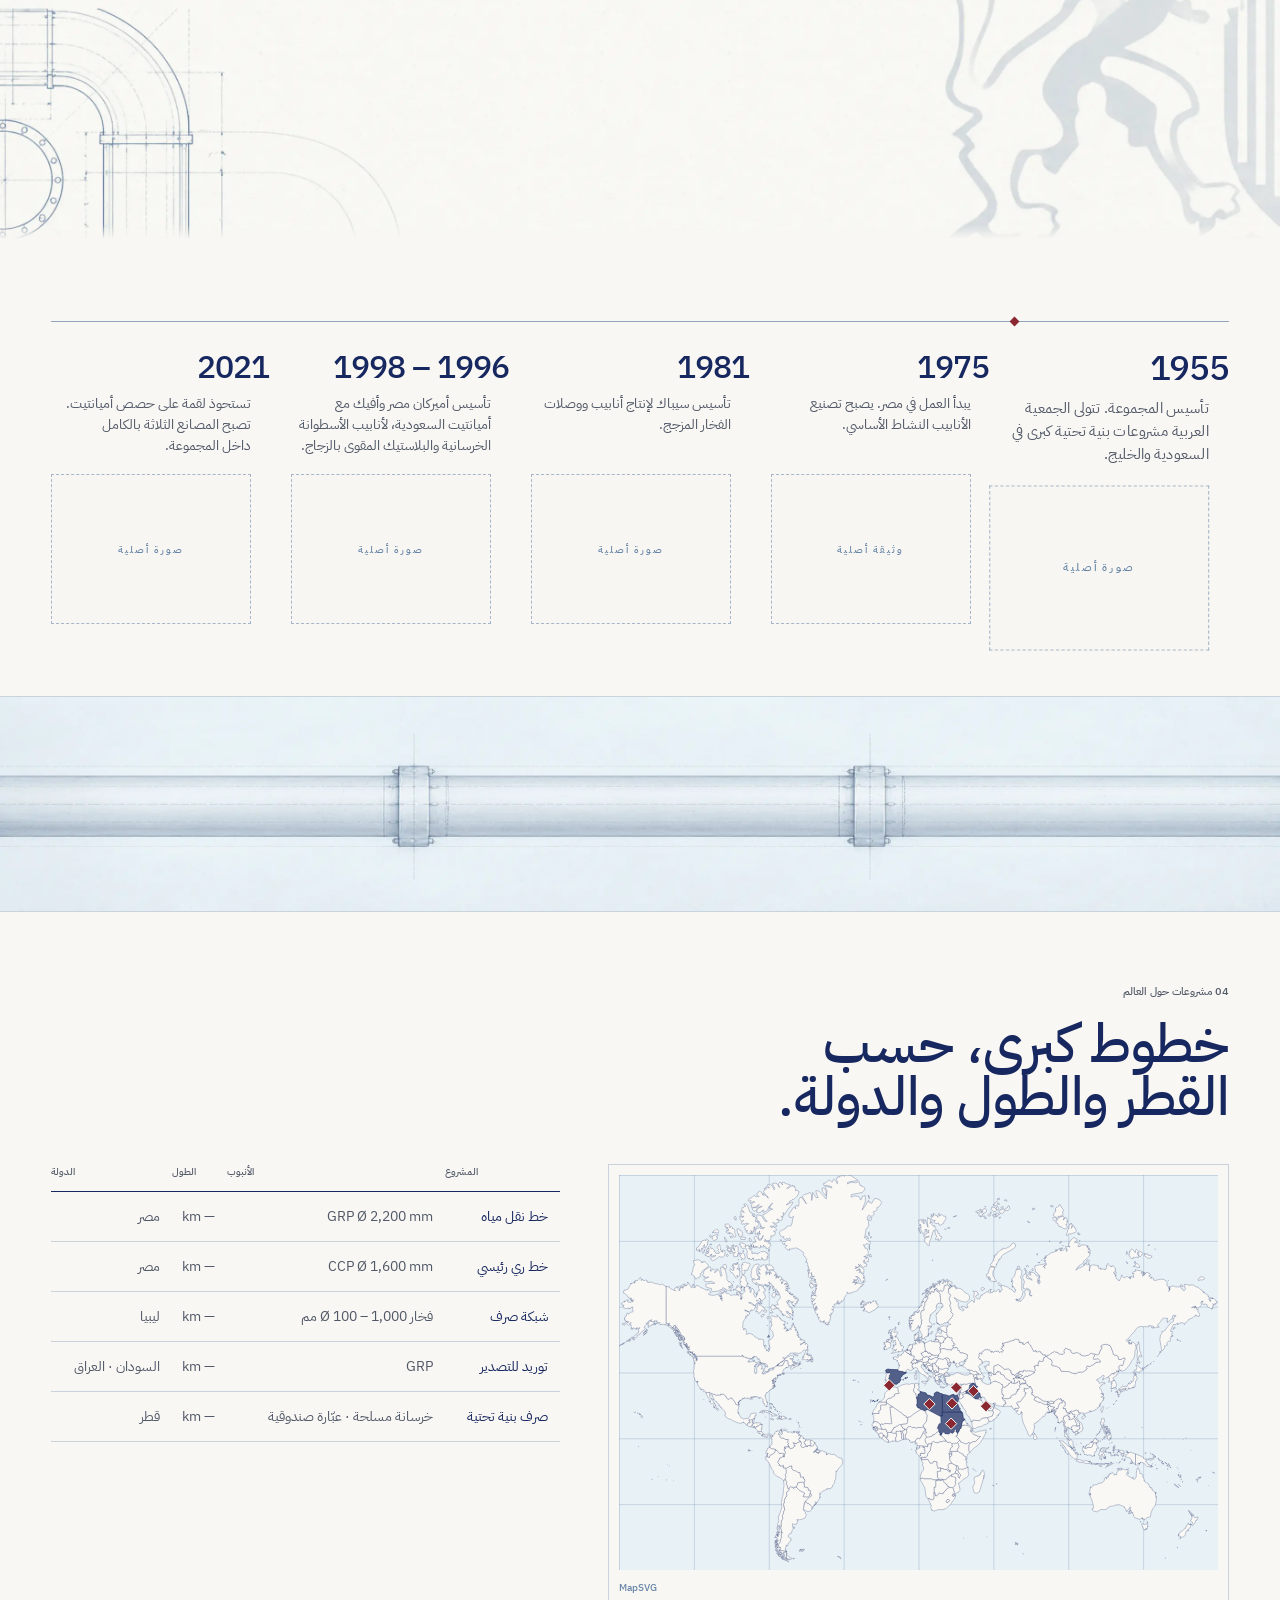
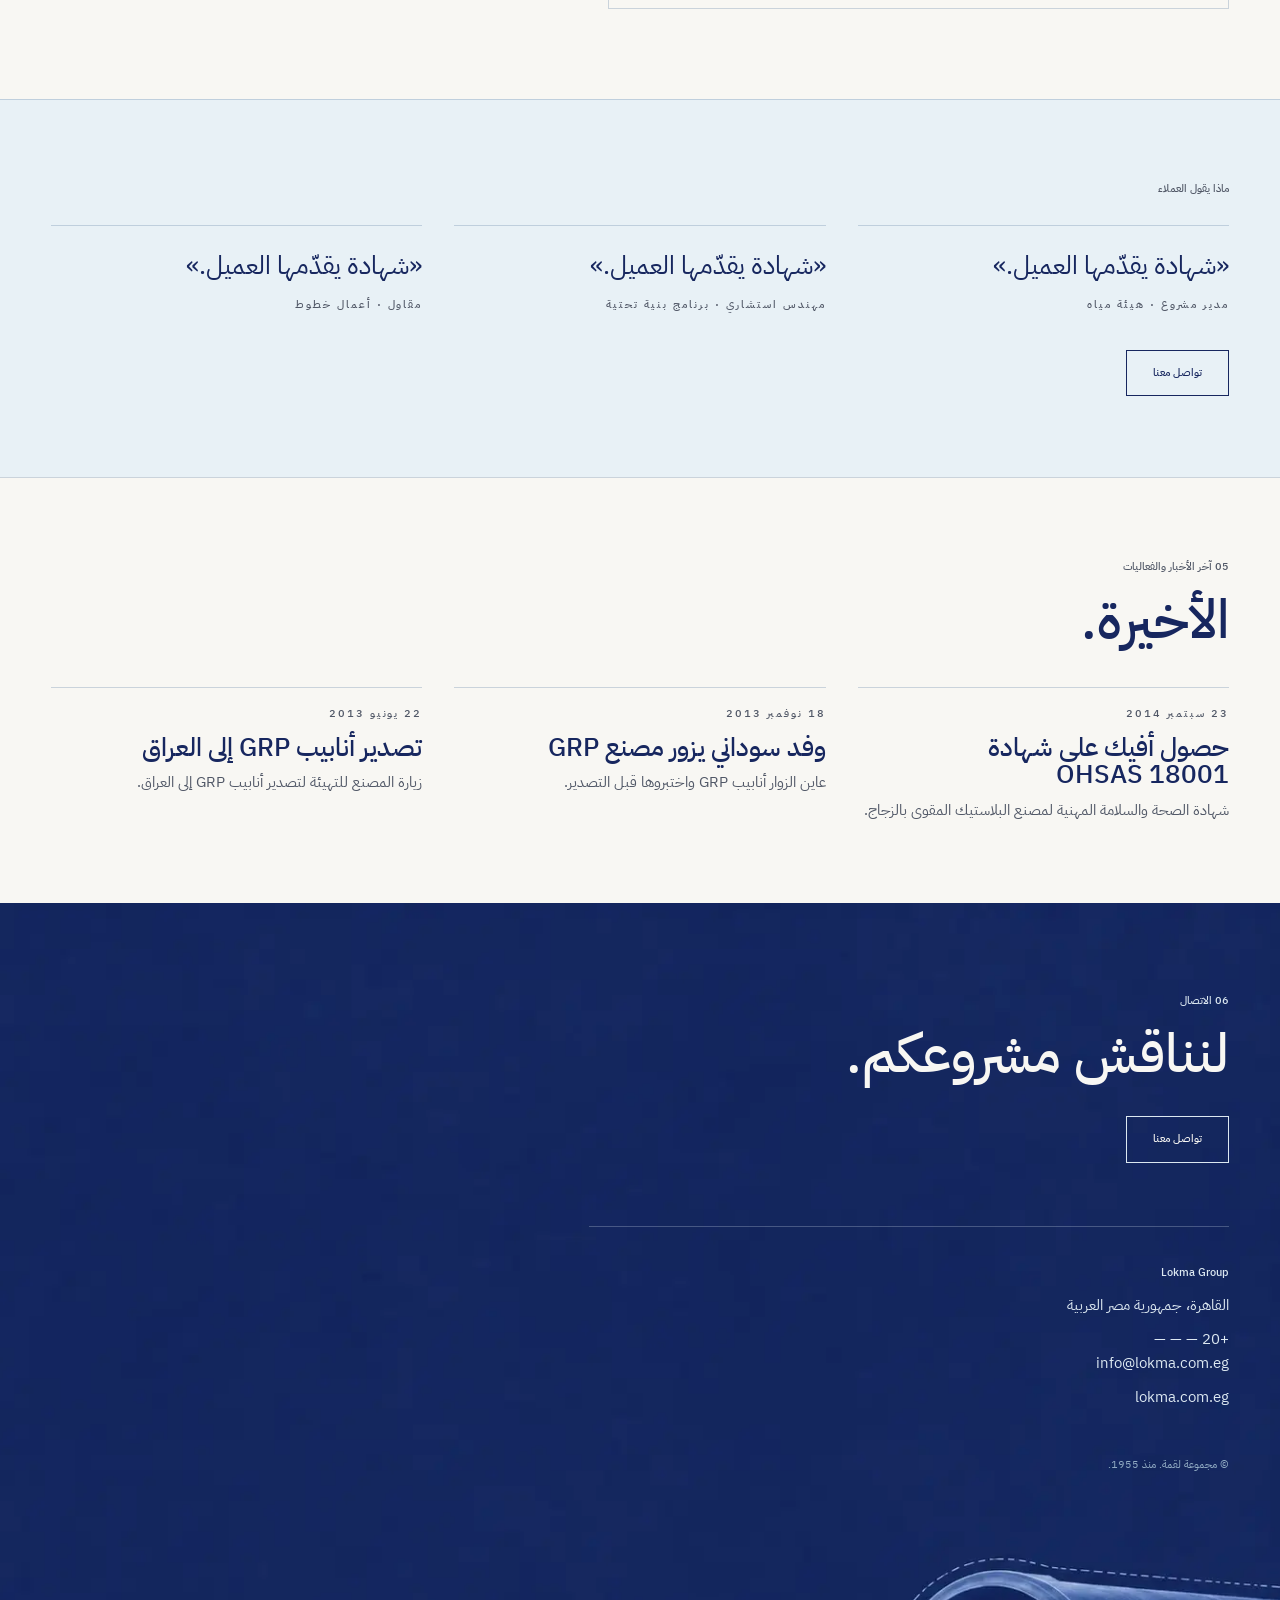
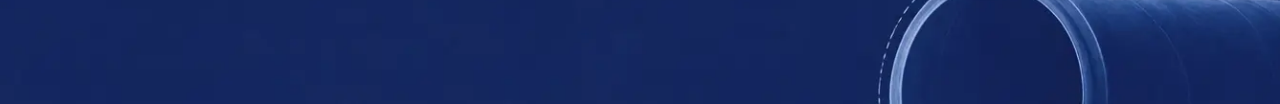
<file: ar/index.html>
<!DOCTYPE html>
<html lang="ar" dir="rtl">
<head>
  <meta charset="UTF-8">
  <meta name="viewport" content="width=device-width, initial-scale=1">
  <title>مجموعة لقمة — أنظمة أنابيب منذ 1955</title>
  <meta name="description" content="تصنّع مجموعة لقمة وتورّد أنظمة أنابيب البلاستيك المقوى بالزجاج، والأسطوانة الخرسانية، والفخار المزجج، والخرسانة المسلحة لمشروعات المياه والبنية التحتية. منذ 1955، القاهرة.">
  <meta name="theme-color" content="#17275F">
  <link rel="preconnect" href="https://fonts.googleapis.com">
  <link rel="preconnect" href="https://fonts.gstatic.com" crossorigin>
  <link href="https://fonts.googleapis.com/css2?family=Cormorant+Garamond:ital,wght@0,500;0,600;1,500&family=IBM+Plex+Sans:ital,wght@0,400;0,500;1,400&family=IBM+Plex+Sans+Arabic:wght@400;500&display=swap" rel="stylesheet">
  <link rel="preload" as="image" href="../assets/home-hero-navy-desktop.webp" media="(min-width: 1101px)">
  <link rel="preload" as="image" href="../assets/home-hero-navy-tablet.webp" media="(min-width: 701px) and (max-width: 1100px)">
  <link rel="preload" as="image" href="../assets/home-hero-navy-mobile.webp" media="(max-width: 700px)">
  <link rel="stylesheet" href="../styles.css">
</head>
<body>
  <a class="skip" href="#main">تخطي إلى المحتوى</a>

  <header>
    <a class="wordmark" href="#top">
      <img src="../assets/lokma-crest.webp" alt="Lokma Group" width="67" height="64">
    </a>
    <nav aria-label="الرئيسية">
      <a href="#companies"><span>01</span> الشركات</a>
      <a href="#services"><span>02</span> الخدمات</a>
      <a href="#story"><span>03</span> القصة</a>
      <a href="#projects"><span>04</span> المشروعات</a>
      <a href="#news"><span>05</span> الأخبار</a>
      <a href="#contact"><span>06</span> الاتصال</a>
    </nav>
    <div class="lang">
      <button type="button" class="lang-button" aria-expanded="false" aria-controls="lang-menu" aria-label="اللغة، العربية">
        <svg viewBox="0 0 24 24" width="18" height="18" aria-hidden="true">
          <circle cx="12" cy="12" r="9" fill="none" stroke="currentColor" stroke-width="1.4"></circle>
          <path d="M3 12h18M12 3c2.4 2.7 3.6 5.7 3.6 9s-1.2 6.3-3.6 9c-2.4-2.7-3.6-5.7-3.6-9s1.2-6.3 3.6-9z" fill="none" stroke="currentColor" stroke-width="1.4"></path>
        </svg>
      </button>
      <ul class="lang-menu" id="lang-menu" hidden>
        <li><a href="../index.html" lang="en">English</a></li>
        <li><a href="../fr/index.html" lang="fr">Français</a></li>
        <li><a href="index.html" lang="ar" dir="rtl" aria-current="true">العربية</a></li>
      </ul>
    </div>
  </header>

  <main id="main">
    <!-- 1. Opening banner -->
    <section class="hero plate-section" id="top">
      <picture class="plate" aria-hidden="true">
        <source media="(max-width: 700px)" srcset="../assets/home-hero-navy-mobile.webp">
        <source media="(max-width: 1100px)" srcset="../assets/home-hero-navy-tablet.webp">
        <img src="../assets/home-hero-navy-desktop.webp" alt="" fetchpriority="high" decoding="async">
      </picture>
      <div class="datum datum-light" aria-hidden="true">
        <span class="datum-mark">
          <span class="diamond"></span>
          <span class="datum-lines">
            <span class="datum-line">منذ 1955</span>
            <span class="datum-line">أنظمة أنابيب</span>
            <span class="datum-line">مصانعنا</span>
            <span class="datum-line">إشراف ميداني</span>
          </span>
        </span>
      </div>
      <div class="hero-copy">
        <h1>أنظمة أنابيب للمياه والبنية التحتية، <em>تُصنَّع منذ 1955.</em></h1>
        <p class="deck">أنابيب البلاستيك المقوى بالزجاج، والأسطوانة الخرسانية، والفخار المزجج، والخرسانة المسلحة، تُصنع في مصانعنا وتُورَّد مع إشراف ميداني ودعم فني.</p>
        <a class="button button-light" href="#contact">تواصل معنا</a>
      </div>
    </section>

    <!-- 2. أرقام وشهادات -->
    <section class="figures" aria-labelledby="figures-title">
      <h2 id="figures-title" class="visually-hidden">أرقام وشهادات</h2>
      <!-- Placeholder figures: confirm each value with the group before launch. -->
      <dl class="numbers">
        <div><dt>سنوات العمل</dt><dd>70<span>+</span></dd></div>
        <div><dt>المصانع</dt><dd>3</dd></div>
        <div><dt>دول نعمل فيها</dt><dd>7</dd></div>
        <div><dt>أمتار الأنابيب المنتجة</dt><dd>50<span>M</span></dd></div>
      </dl>
      <ul class="certs" aria-label="شهادات الجودة">
        <li><span class="kicker">الجودة</span><strong>ISO 9001</strong></li>
        <li><span class="kicker">البيئة</span><strong>ISO 14001</strong></li>
        <li><span class="kicker">الصحة والسلامة</span><strong>OHSAS 18001</strong></li>
        <li><span class="kicker">المواصفات</span><strong>AWWA C303 · EN 295</strong></li>
      </ul>
    </section>

    <!-- 3. شركاتنا and their products -->
    <section class="companies" id="companies">
      <div class="companies-head">
        <div class="companies-intro">
          <p class="kicker"><span>01</span> شركاتنا</p>
          <h2>ثلاثة مصانع، مجموعة واحدة.</h2>
          <p>تصنّع كل شركة مادة أنابيب واحدة باسمها ونظام جودتها. ومعًا تغطي النقل تحت الضغط، والصرف بالجاذبية، والبنية التحتية ذات الأقطار الكبيرة.</p>
        </div>
        <picture class="companies-art" aria-hidden="true">
          <source media="(max-width: 900px)" srcset="../assets/home-companies-study-mobile.webp">
          <img src="../assets/home-companies-study-desktop.webp" alt="" loading="lazy" decoding="async">
        </picture>
      </div>

      <ul class="company-list">
        <li>
          <span class="num">01</span>
          <div>
            <h3>AFEC</h3>
            <p class="role">أميانتيت فايبرغلاس مصر · أنابيب GRP · منذ 1998</p>
            <p>أنابيب ووصلات من البلاستيك المقوى بالزجاج تُصنع باللف الخيطي المستمر، لمياه الشرب والصرف والري والتحلية والخطوط الصناعية.</p>
            <a class="text-link" href="afec/index.html">زيارة أفيك</a>
          </div>
        </li>
        <li>
          <span class="num">02</span>
          <div>
            <h3>Ameron Egypt</h3>
            <p class="role">أنابيب الأسطوانة الخرسانية · منذ 1996</p>
            <p>أنابيب أسطوانة خرسانية وفق AWWA C303 لنقل المياه والري وخطوط الصرف المدفوعة وتبريد مياه البحر، مع وصلات تُصنع في المصنع.</p>
            <a class="text-link" href="ameron/index.html">زيارة أميركان مصر</a>
          </div>
        </li>
        <li>
          <span class="num">03</span>
          <div>
            <h3>CIPAC</h3>
            <p class="role">أنابيب الفخار المزجج · منذ 1981</p>
            <p>أنابيب ووصلات فخار مزجج بوصلات مرنة لشبكات الصرف بالجاذبية، البلدية والصناعية.</p>
            <a class="text-link" href="cipac/index.html">زيارة سيباك</a>
          </div>
        </li>
      </ul>

      <div class="products">
        <p class="kicker">المنتجات</p>
        <ul class="product-list">
          <li>
            <a href="afec/index.html#products">
              <span class="product-card-main">
                <strong>أنابيب GRP</strong>
                <span class="product-visit">عرض المنتجات</span>
              </span>
              <img class="product-logo" src="../assets/afec-logo.png" alt="AFEC" width="89" height="34" loading="lazy" decoding="async">
            </a>
          </li>
          <li>
            <a href="ameron/index.html#products">
              <span class="product-card-main">
                <strong>أنابيب CCP</strong>
                <span class="product-visit">عرض المنتجات</span>
              </span>
              <img class="product-logo product-logo-lockup" src="../assets/ameron-logo.png" alt="Ameron Egypt" width="79" height="72" loading="lazy" decoding="async">
            </a>
          </li>
          <li>
            <a href="cipac/index.html#products">
              <span class="product-card-main">
                <strong>أنابيب فخار</strong>
                <span class="product-visit">عرض المنتجات</span>
              </span>
              <img class="product-logo" src="../assets/cipac-logo.png" alt="CIPAC" width="104" height="34" loading="lazy" decoding="async">
            </a>
          </li>
        </ul>
      </div>
    </section>

    <!-- 4. خدماتنا -->
    <section class="services" id="services">
      <picture class="services-plate" aria-hidden="true">
        <source media="(max-width: 900px)" srcset="../assets/home-engineering-mobile.webp">
        <img src="../assets/home-engineering-desktop.webp" alt="" loading="lazy" decoding="async">
      </picture>
      <div class="services-copy">
        <p class="kicker"><span>02</span> خدماتنا</p>
        <h2>من المصنع إلى الخندق.</h2>
        <ol class="service-list">
          <li>
            <span class="num">01</span>
            <div>
              <h3>توريد الأنابيب</h3>
              <p>أنابيب ووصلات ومفاصل تُصنع وفق مواصفات المشروع وتُسلَّم إلى الموقع في موعدها.</p>
            </div>
          </li>
          <li>
            <span class="num">02</span>
            <div>
              <h3>إشراف الموقع</h3>
              <p>يحضر مهندسونا التركيب والوصل والاختبار حتى يعمل الخط المركّب كما صُمّم.</p>
            </div>
          </li>
          <li>
            <span class="num">03</span>
            <div>
              <h3>الدعم الفني</h3>
              <p>اختيار المواد، والمشورة الهيدروليكية والإنشائية، والمستندات للاستشاريين والمقاولين.</p>
            </div>
          </li>
        </ol>
      </div>
    </section>

    <!-- 5. قصتنا -->
    <section class="story" id="story">
      <div class="story-intro plate-section">
        <picture class="plate" aria-hidden="true">
          <source media="(max-width: 700px)" srcset="../assets/home-heritage-ivory-mobile.webp">
          <img src="../assets/home-heritage-ivory-desktop.webp" alt="" loading="lazy" decoding="async">
        </picture>
        <div class="story-copy">
          <p class="kicker"><span>03</span> قصتنا</p>
          <h2>من مقاول واحد إلى مجموعة أنابيب.</h2>
          <p>أسس المهندس عبد العظيم لقمة المجموعة عام 1955 في السعودية والخليج العربي، وتولت الجمعية العربية مقاولات البنية التحتية الكبرى. بدأ العمل في مصر عام 1975، وأصبح تصنيع الأنابيب جوهر المجموعة.</p>
        </div>
      </div>
      <ol class="timeline">
        <li>
          <span class="mark" aria-hidden="true"></span>
          <div class="timeline-body">
            <span class="when">1955</span>
            <p>تأسيس المجموعة. تتولى الجمعية العربية مشروعات بنية تحتية كبرى في السعودية والخليج.</p>
            <figure class="archive-photo"><span>صورة أصلية</span></figure>
          </div>
        </li>
        <li>
          <span class="mark" aria-hidden="true"></span>
          <div class="timeline-body">
            <span class="when">1975</span>
            <p>يبدأ العمل في مصر. يصبح تصنيع الأنابيب النشاط الأساسي.</p>
            <figure class="archive-photo"><span>وثيقة أصلية</span></figure>
          </div>
        </li>
        <li>
          <span class="mark" aria-hidden="true"></span>
          <div class="timeline-body">
            <span class="when">1981</span>
            <p>تأسيس سيباك لإنتاج أنابيب ووصلات الفخار المزجج.</p>
            <figure class="archive-photo"><span>صورة أصلية</span></figure>
          </div>
        </li>
        <li>
          <span class="mark" aria-hidden="true"></span>
          <div class="timeline-body">
            <span class="when">1996 – 1998</span>
            <p>تأسيس أميركان مصر وأفيك مع أميانتيت السعودية، لأنابيب الأسطوانة الخرسانية والبلاستيك المقوى بالزجاج.</p>
            <figure class="archive-photo"><span>صورة أصلية</span></figure>
          </div>
        </li>
        <li>
          <span class="mark" aria-hidden="true"></span>
          <div class="timeline-body">
            <span class="when">2021</span>
            <p>تستحوذ لقمة على حصص أميانتيت. تصبح المصانع الثلاثة بالكامل داخل المجموعة.</p>
            <figure class="archive-photo"><span>صورة أصلية</span></figure>
          </div>
        </li>
      </ol>
    </section>

    <!-- 6. مشروعات حول العالم -->
    <section class="projects" id="projects">
      <picture class="banner" aria-hidden="true">
        <source media="(max-width: 700px)" srcset="../assets/home-projects-band-mobile.webp">
        <img src="../assets/home-projects-band-desktop.webp" alt="" loading="lazy" decoding="async">
      </picture>
      <div class="projects-head">
        <p class="kicker"><span>04</span> مشروعات حول العالم</p>
        <h2>خطوط كبرى، حسب القطر والطول والدولة.</h2>
      </div>
      <div class="projects-body">
        <!--
          Countries with past projects. code is the lowercase ISO id drawn on the map.
          Add a project when the record is ready:
          { "name": "Water transmission line", "pipe": "GRP Ø 2,200 mm", "length": "12 km" }
        -->
        <div class="map">
          <script type="application/json" id="project-countries">
            [
              { "code": "eg", "name": "مصر", "projects": [] },
              { "code": "ly", "name": "ليبيا", "projects": [] },
              { "code": "sd", "name": "السودان", "projects": [] },
              { "code": "iq", "name": "العراق", "projects": [] },
              { "code": "qa", "name": "قطر", "projects": [] },
              { "code": "cy", "name": "قبرص", "projects": [] },
              { "code": "es", "name": "إسبانيا", "projects": [] }
            ]
          </script>
          <div class="map-stage" data-map="../assets/world-map.svg" data-country-label="دولة المشروع"></div>
          <div class="map-caption">
            <p class="map-caption-text" aria-live="polite"></p>
            <a class="map-credit" href="https://mapsvg.com/maps/world">MapSVG</a>
          </div>
        </div>
        <!-- Placeholder rows: replace with verified project data. data-country lists the map codes for that row. -->
        <div class="project-scroll">
          <table class="project-table">
            <thead>
              <tr><th>المشروع</th><th>الأنبوب</th><th>الطول</th><th>الدولة</th></tr>
            </thead>
            <tbody>
              <tr data-country="eg"><td>خط نقل مياه</td><td>GRP Ø 2,200 mm</td><td>— km</td><td>مصر</td></tr>
              <tr data-country="eg"><td>خط ري رئيسي</td><td>CCP Ø 1,600 mm</td><td>— km</td><td>مصر</td></tr>
              <tr data-country="ly"><td>شبكة صرف</td><td>فخار Ø 100 – 1,000 مم</td><td>— km</td><td>ليبيا</td></tr>
              <tr data-country="sd iq"><td>توريد للتصدير</td><td>GRP</td><td>— km</td><td>السودان · العراق</td></tr>
              <tr data-country="qa"><td>صرف بنية تحتية</td><td>خرسانة مسلحة · عبّارة صندوقية</td><td>— km</td><td>قطر</td></tr>
            </tbody>
          </table>
        </div>
      </div>
    </section>

    <!-- 7. Customer testimonials -->
    <section class="testimonials" id="testimonials">
      <p class="kicker">ماذا يقول العملاء</p>
      <!-- Placeholder quotes: replace with approved client statements. -->
      <ul class="quotes">
        <li>
          <blockquote>
            <p>«شهادة يقدّمها العميل.»</p>
            <footer>مدير مشروع · هيئة مياه</footer>
          </blockquote>
        </li>
        <li>
          <blockquote>
            <p>«شهادة يقدّمها العميل.»</p>
            <footer>مهندس استشاري · برنامج بنية تحتية</footer>
          </blockquote>
        </li>
        <li>
          <blockquote>
            <p>«شهادة يقدّمها العميل.»</p>
            <footer>مقاول · أعمال خطوط</footer>
          </blockquote>
        </li>
      </ul>
      <a class="button" href="#contact">تواصل معنا</a>
    </section>

    <!-- 8. آخر الأخبار والفعاليات -->
    <section class="news" id="news">
      <div class="news-head">
        <p class="kicker"><span>05</span> آخر الأخبار والفعاليات</p>
        <h2>الأخيرة.</h2>
      </div>
      <!-- Placeholder items carried over from lokma.com.eg. -->
      <ul class="news-list">
        <li>
          <time datetime="2014-09-23">23 سبتمبر 2014</time>
          <h3><a href="https://lokma.com.eg/certificates.html">حصول أفيك على شهادة OHSAS 18001</a></h3>
          <p>شهادة الصحة والسلامة المهنية لمصنع البلاستيك المقوى بالزجاج.</p>
        </li>
        <li>
          <time datetime="2013-11-18">18 نوفمبر 2013</time>
          <h3><a href="https://lokma.com.eg/allnews.html">وفد سوداني يزور مصنع GRP</a></h3>
          <p>عاين الزوار أنابيب GRP واختبروها قبل التصدير.</p>
        </li>
        <li>
          <time datetime="2013-06-22">22 يونيو 2013</time>
          <h3><a href="https://lokma.com.eg/allnews.html">تصدير أنابيب GRP إلى العراق</a></h3>
          <p>زيارة المصنع للتهيئة لتصدير أنابيب GRP إلى العراق.</p>
        </li>
      </ul>
    </section>

    <!-- 9. Final invitation and contact -->
    <section class="contact plate-section" id="contact">
      <picture class="plate" aria-hidden="true">
        <source media="(max-width: 700px)" srcset="../assets/home-contact-navy-mobile.webp">
        <img src="../assets/home-contact-navy-desktop.webp" alt="" loading="lazy" decoding="async">
      </picture>
      <div class="contact-invite">
        <p class="kicker kicker-light"><span>06</span> الاتصال</p>
        <h2>لنناقش مشروعكم.</h2>
        <a class="button button-light" href="mailto:info@lokma.com.eg">تواصل معنا</a>
      </div>
      <div class="contact-grid">
        <!-- Placeholder contact details: confirm address, phone and email. -->
        <address>
          <span class="kicker kicker-light">Lokma Group</span>
          <p>القاهرة، جمهورية مصر العربية</p>
          <p><a href="tel:+20">+20 — — —</a><br><a href="mailto:info@lokma.com.eg">info@lokma.com.eg</a></p>
          <p><a href="https://lokma.com.eg/">lokma.com.eg</a></p>
        </address>
      </div>
      <p class="colophon">© مجموعة لقمة. منذ 1955.</p>
    </section>
  </main>

  <script src="../site.js"></script>
  <script>
    const reduceMotion = window.LokmaSite?.reduceMotion || window.matchMedia("(prefers-reduced-motion: reduce)");

    const fitProjectScroll = () => {
      const map = document.querySelector("#projects .map");
      const scroller = document.querySelector(".project-scroll");
      const table = scroller?.querySelector(".project-table");
      if (!map || !scroller || !table) return;
      if (window.matchMedia("(max-width: 1100px)").matches) {
        scroller.style.maxHeight = "";
        scroller.style.overflowY = "";
        return;
      }
      const mapH = Math.round(map.getBoundingClientRect().height);
      const tableH = Math.round(table.getBoundingClientRect().height);
      if (tableH > mapH) {
        scroller.style.maxHeight = `${mapH}px`;
        scroller.style.overflowY = "auto";
      } else {
        scroller.style.maxHeight = "";
        scroller.style.overflowY = "";
      }
    };

    const timeline = document.querySelector(".timeline");
    const timelineItems = timeline ? [...timeline.children].filter((node) => node.matches("li")) : [];
    const verticalTimeline = window.matchMedia("(max-width: 900px)");

    const clamp01 = (value) => Math.min(1, Math.max(0, value));
    const smootherstep = (value) => value * value * value * (value * (value * 6 - 15) + 10);

    const offsetWithin = (element, ancestor) => {
      let x = 0;
      let y = 0;
      let node = element;
      while (node && node !== ancestor) {
        x += node.offsetLeft;
        y += node.offsetTop;
        node = node.offsetParent;
      }
      return { x, y };
    };

    const placeTimeline = () => {
      if (!timeline || timelineItems.length < 2) return;
      if (reduceMotion.matches) {
        timeline.classList.remove("is-traveled");
        timelineItems.forEach((item) => item.style.removeProperty("--item-scale"));
        return;
      }

      timeline.classList.add("is-traveled");
      const vertical = verticalTimeline.matches;
      const headerH = document.querySelector("header").getBoundingClientRect().height;
      const points = timelineItems.map((item) => {
        const when = item.querySelector(".when");
        const whenPos = offsetWithin(when, timeline);
        if (vertical) return { axis: whenPos.y + when.offsetHeight / 2 };
        const itemPos = offsetWithin(item, timeline);
        return { axis: itemPos.x + 3.5 };
      });

      let cursor;
      if (vertical) {
        const readingY = headerH + Math.min(168, window.innerHeight * 0.26);
        cursor = readingY - timeline.getBoundingClientRect().top;
      } else {
        const top = timeline.getBoundingClientRect().top;
        const start = window.innerHeight * 0.82;
        const end = headerH + 36;
        const progress = clamp01((start - top) / Math.max(1, start - end));
        cursor = points[0].axis + progress * (points[points.length - 1].axis - points[0].axis);
      }

      const weights = points.map(() => 0);
      const first = points[0].axis;
      const last = points[points.length - 1].axis;
      const settle = vertical ? 180 : 72;
      let dotAxis;

      if (cursor <= first) {
        dotAxis = first;
        weights[0] = smootherstep(1 - clamp01((first - cursor) / settle));
      } else if (cursor >= last) {
        dotAxis = last;
        weights[weights.length - 1] = smootherstep(1 - clamp01((cursor - last) / settle));
      } else {
        let index = 0;
        while (index < points.length - 2 && cursor > points[index + 1].axis) index += 1;
        const start = points[index].axis;
        const end = points[index + 1].axis;
        const local = (cursor - start) / Math.max(1, end - start);
        const hold = 0.22;
        let along = 1;
        if (local <= hold) along = 0;
        else if (local < 1 - hold) along = smootherstep((local - hold) / (1 - hold * 2));
        dotAxis = start + (end - start) * along;
        weights[index] = 1 - along;
        weights[index + 1] = along;
      }

      const dotX = vertical ? -3 : dotAxis - 3.5;
      const dotY = vertical ? dotAxis - 3.5 : 3;
      timeline.style.setProperty("--dot-x", `${dotX.toFixed(2)}px`);
      timeline.style.setProperty("--dot-y", `${dotY.toFixed(2)}px`);
      timelineItems.forEach((item, index) => {
        item.style.setProperty("--item-scale", (1 + 0.1 * weights[index]).toFixed(4));
        item.querySelector(".timeline-body").style.zIndex = weights[index] > 0.04 ? "1" : "0";
      });
    };

    const setupMap = () => {
      const stage = document.querySelector(".map-stage");
      const dataEl = document.getElementById("project-countries");
      const caption = document.querySelector(".map-caption-text");
      if (!stage || !dataEl || !caption) return;

      let records;
      try {
        records = JSON.parse(dataEl.textContent);
      } catch (error) {
        console.error("Project country list is not valid JSON.", error);
        return;
      }
      const byCode = new Map(records.map((record) => [String(record.code).toLowerCase(), record]));

      const describe = (code, name) => {
        const localName = byCode.get(code)?.name || name;
        const projects = byCode.get(code)?.projects;
        const detail = (Array.isArray(projects) ? projects : [])
          .map((project) => [project.name, project.pipe, project.length].filter(Boolean).join(", "))
          .filter(Boolean)
          .join(" · ");
        return detail ? `${localName} — ${detail}` : localName;
      };

      fetch(stage.dataset.map || "../assets/world-map.svg")
        .then((response) => {
          if (!response.ok) throw new Error(`Map failed to load (${response.status})`);
          return response.text();
        })
        .then((markup) => {
          const svg = new DOMParser().parseFromString(markup, "image/svg+xml").documentElement;
          if (svg.querySelector("parsererror")) throw new Error("Map markup could not be read.");
          stage.replaceChildren(svg);

          const paths = [...svg.querySelectorAll("path")];
          let selected = null;

          const tableRows = [...document.querySelectorAll(".project-table tbody tr")];
          const tableScroll = document.querySelector(".project-scroll");

          const rowsFor = (code) => tableRows.filter((row) => (row.dataset.country || "").split(/\s+/).includes(code));

          let revealToken = 0;

          const revealRows = (matches) => {
            const token = ++revealToken;
            if (!tableScroll || !matches.length) return;
            const behavior = reduceMotion.matches ? "auto" : "smooth";
            const align = () => {
              if (token !== revealToken) return;
              const scroller = tableScroll.getBoundingClientRect();
              const head = tableScroll.querySelector("thead")?.getBoundingClientRect().height || 0;
              const first = matches[0].getBoundingClientRect();
              const last = matches[matches.length - 1].getBoundingClientRect();
              const above = first.top - (scroller.top + head);
              const below = last.bottom - scroller.bottom;
              const delta = above < -0.5 ? above : below > 0.5 ? below : 0;
              if (!delta) return;
              tableScroll.scrollTo({ top: tableScroll.scrollTop + delta, behavior });
            };
            align();
            if (reduceMotion.matches) return;
            const cell = matches[matches.length - 1].cells[0];
            if (!cell) return;
            const settle = (event) => {
              if (event.propertyName !== "padding-top") return;
              cell.removeEventListener("transitionend", settle);
              align();
            };
            cell.addEventListener("transitionend", settle);
          };

          const highlightRows = (code) => {
            const matches = code ? rowsFor(code) : [];
            tableRows.forEach((row) => row.classList.toggle("is-linked", matches.includes(row)));
            revealRows(matches);
            requestAnimationFrame(fitProjectScroll);
          };

          const show = (code) => {
            const path = code ? svg.getElementById(code) : null;
            const name = path ? (byCode.get(code)?.name || path.dataset.name || code) : "";
            caption.textContent = path ? describe(code, name) : "";
          };

          const select = (code) => {
            selected = code;
            hover(null);
            paths.forEach((path) => {
              const on = path.id === code;
              path.classList.toggle("is-selected", on);
              if (path.classList.contains("is-project")) path.setAttribute("aria-pressed", on ? "true" : "false");
            });
            show(code);
            highlightRows(code);
          };

          const ns = "http://www.w3.org/2000/svg";
          const markers = [];

          const hover = (code) => {
            paths.forEach((path) => {
              path.classList.toggle("is-hover", Boolean(code && path.id === code));
            });
            markers.forEach((marker) => {
              marker.diamond.classList.toggle("is-hover", Boolean(code && marker.code === code));
            });
          };

          const bind = (target, code) => {
            target.addEventListener("pointerenter", () => {
              if (selected) return;
              show(code);
              hover(code);
              highlightRows(code);
            });
            target.addEventListener("pointerleave", () => {
              if (selected) return;
              show(null);
              hover(null);
              highlightRows(null);
            });
            target.addEventListener("click", (event) => {
              event.stopPropagation();
              select(selected === code ? null : code);
            });
            target.addEventListener("keydown", (event) => {
              if (event.key !== "Enter" && event.key !== " ") return;
              event.preventDefault();
              select(selected === code ? null : code);
            });
          };

          const placeMarkers = () => {
            const scale = svg.getBoundingClientRect().width / svg.viewBox.baseVal.width || 1;
            markers.forEach((marker) => {
              const { diamond, hit, cx, cy } = marker;
              const size = 8 / scale;
              diamond.setAttribute("x", cx - size / 2);
              diamond.setAttribute("y", cy - size / 2);
              diamond.setAttribute("width", size);
              diamond.setAttribute("height", size);
              diamond.setAttribute("transform", `rotate(45 ${cx} ${cy})`);
              hit.setAttribute("r", 12 / scale);
            });
          };

          paths.forEach((path) => {
            const code = path.id;
            const name = path.dataset.name || code;
            const project = byCode.has(code);
            if (project) {
              path.classList.add("is-project");
              path.setAttribute("role", "button");
              path.tabIndex = 0;
              path.setAttribute("aria-pressed", "false");
              path.setAttribute("aria-label", `${byCode.get(code)?.name || name}, ${stage.dataset.countryLabel || "project country"}`);
              const box = path.getBBox();
              const cx = box.x + box.width / 2;
              const cy = box.y + box.height / 2;
              const diamond = document.createElementNS(ns, "rect");
              diamond.setAttribute("class", "map-marker");
              diamond.setAttribute("pointer-events", "none");
              const hit = document.createElementNS(ns, "circle");
              hit.setAttribute("class", "map-hit");
              hit.setAttribute("cx", cx);
              hit.setAttribute("cy", cy);
              svg.append(diamond, hit);
              markers.push({ diamond, hit, cx, cy, code });
              bind(hit, code);
            }
            path.addEventListener("focus", () => {
              if (selected) return;
              hover(code);
              highlightRows(code);
            });
            path.addEventListener("blur", () => {
              if (selected) return;
              hover(null);
              highlightRows(null);
            });
            bind(path, code);
          });

          placeMarkers();
          fitProjectScroll();
          window.addEventListener("resize", () => {
            placeMarkers();
            fitProjectScroll();
          });

          svg.addEventListener("click", () => { if (selected) select(null); });
          document.addEventListener("keydown", (event) => {
            if (event.key === "Escape" && selected) select(null);
          });
        })
        .catch((error) => {
          console.error(error);
        });
    };

    fitProjectScroll();
    placeTimeline();
    setupMap();
    document.addEventListener("scroll", placeTimeline, { passive: true });
    window.addEventListener("resize", () => {
      placeTimeline();
      fitProjectScroll();
    });
  </script>
</body>
</html>
</file>
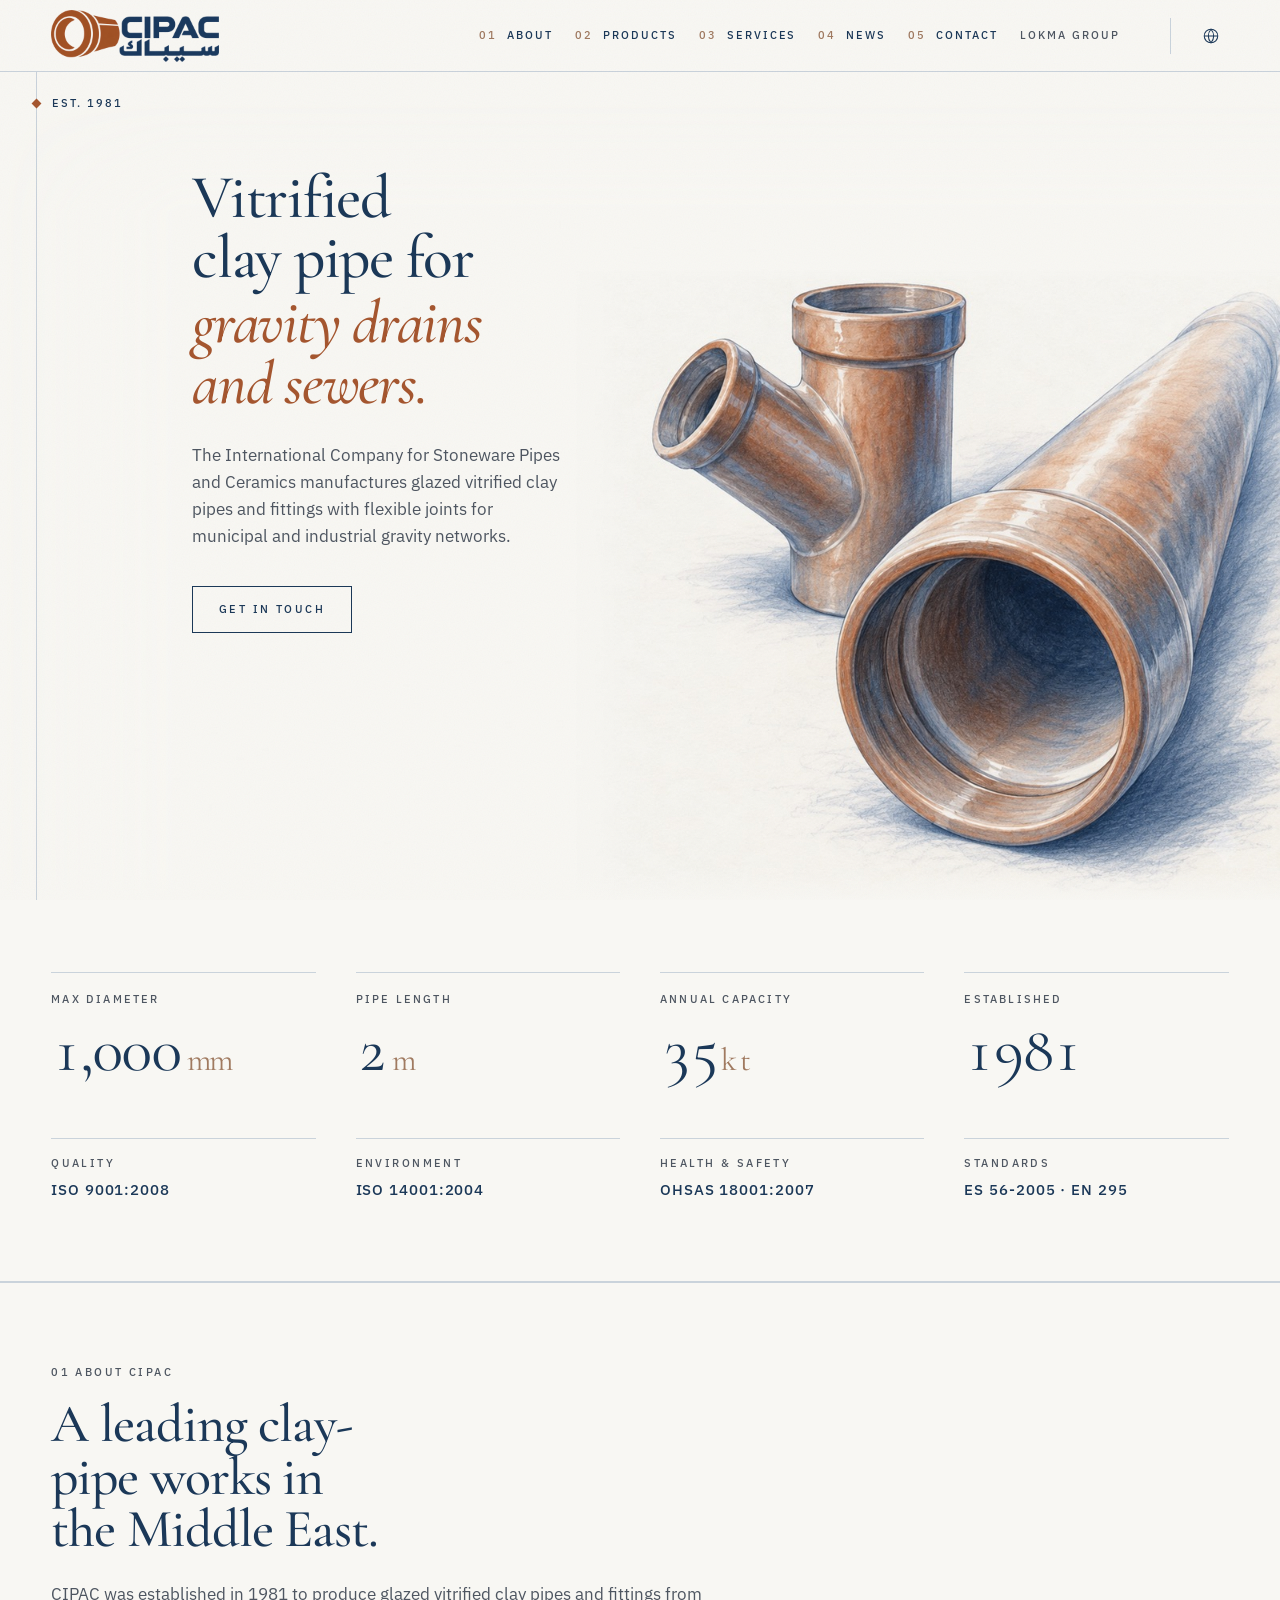
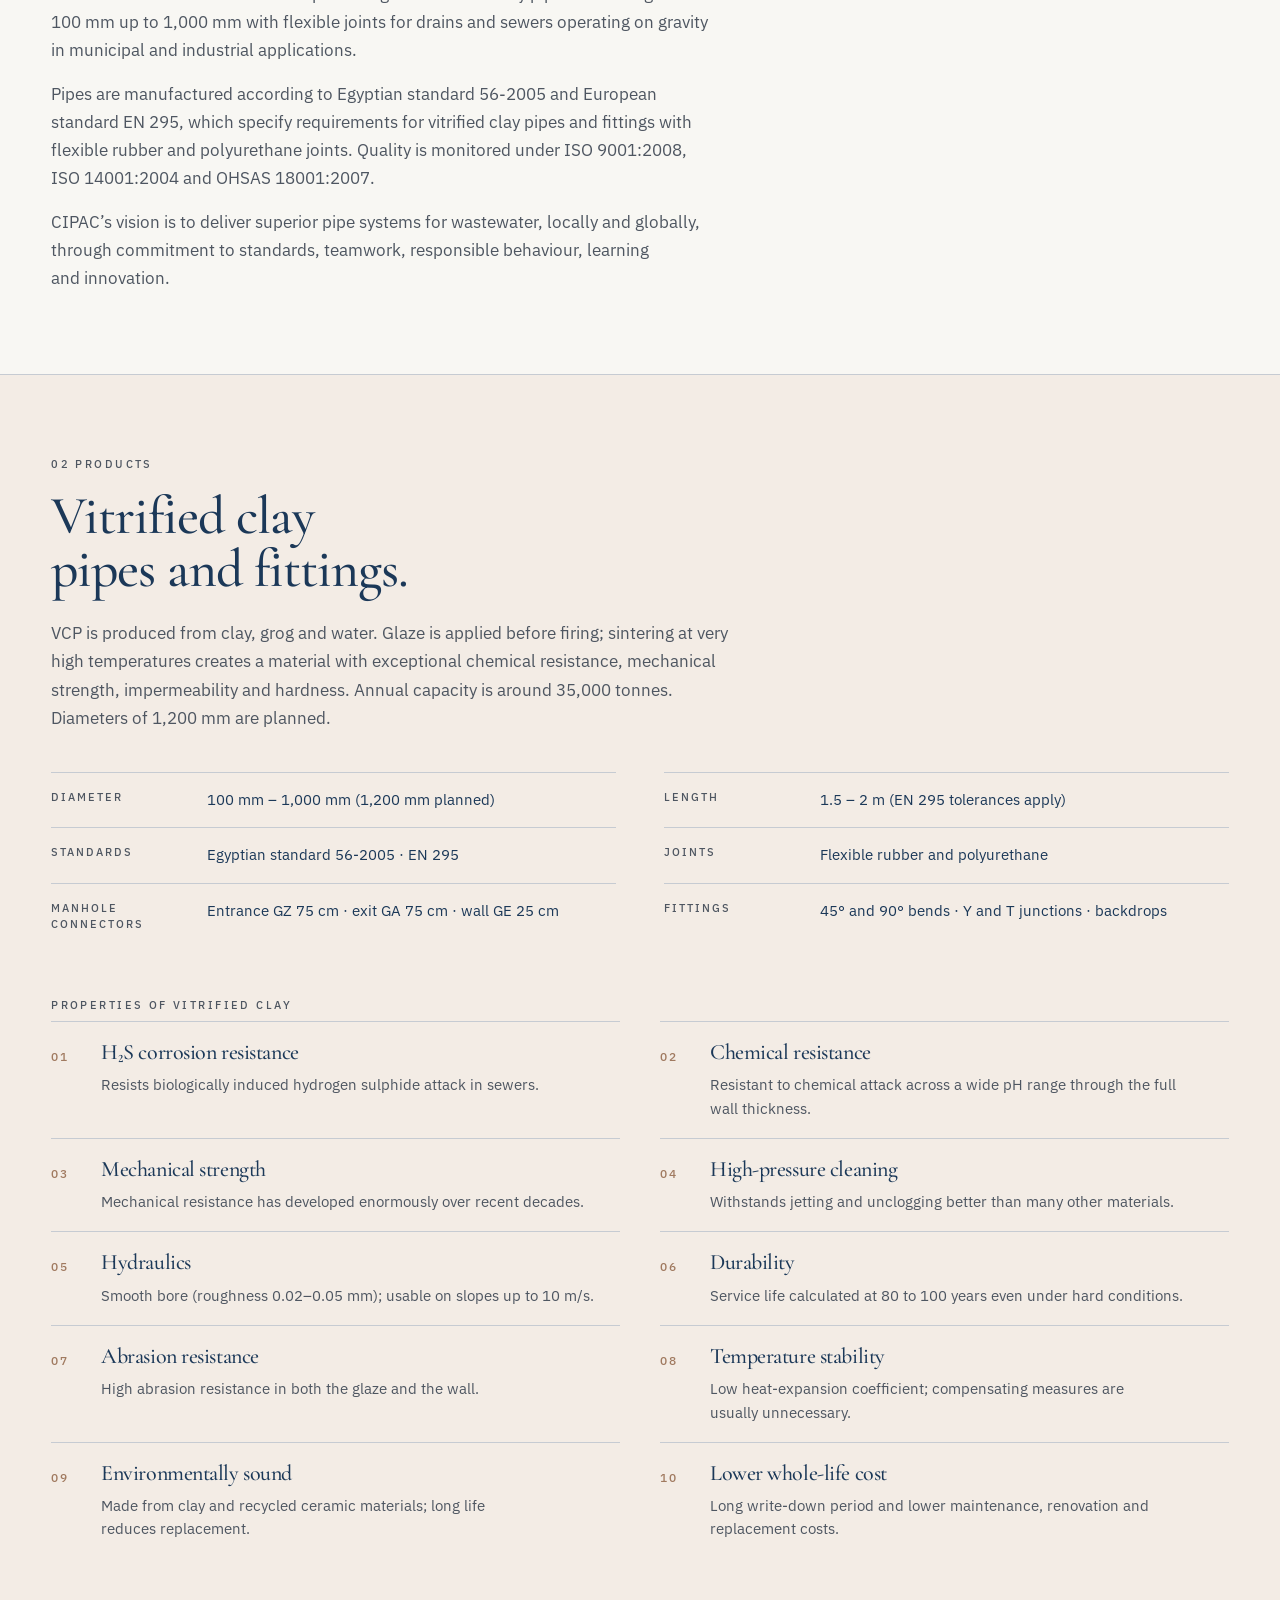
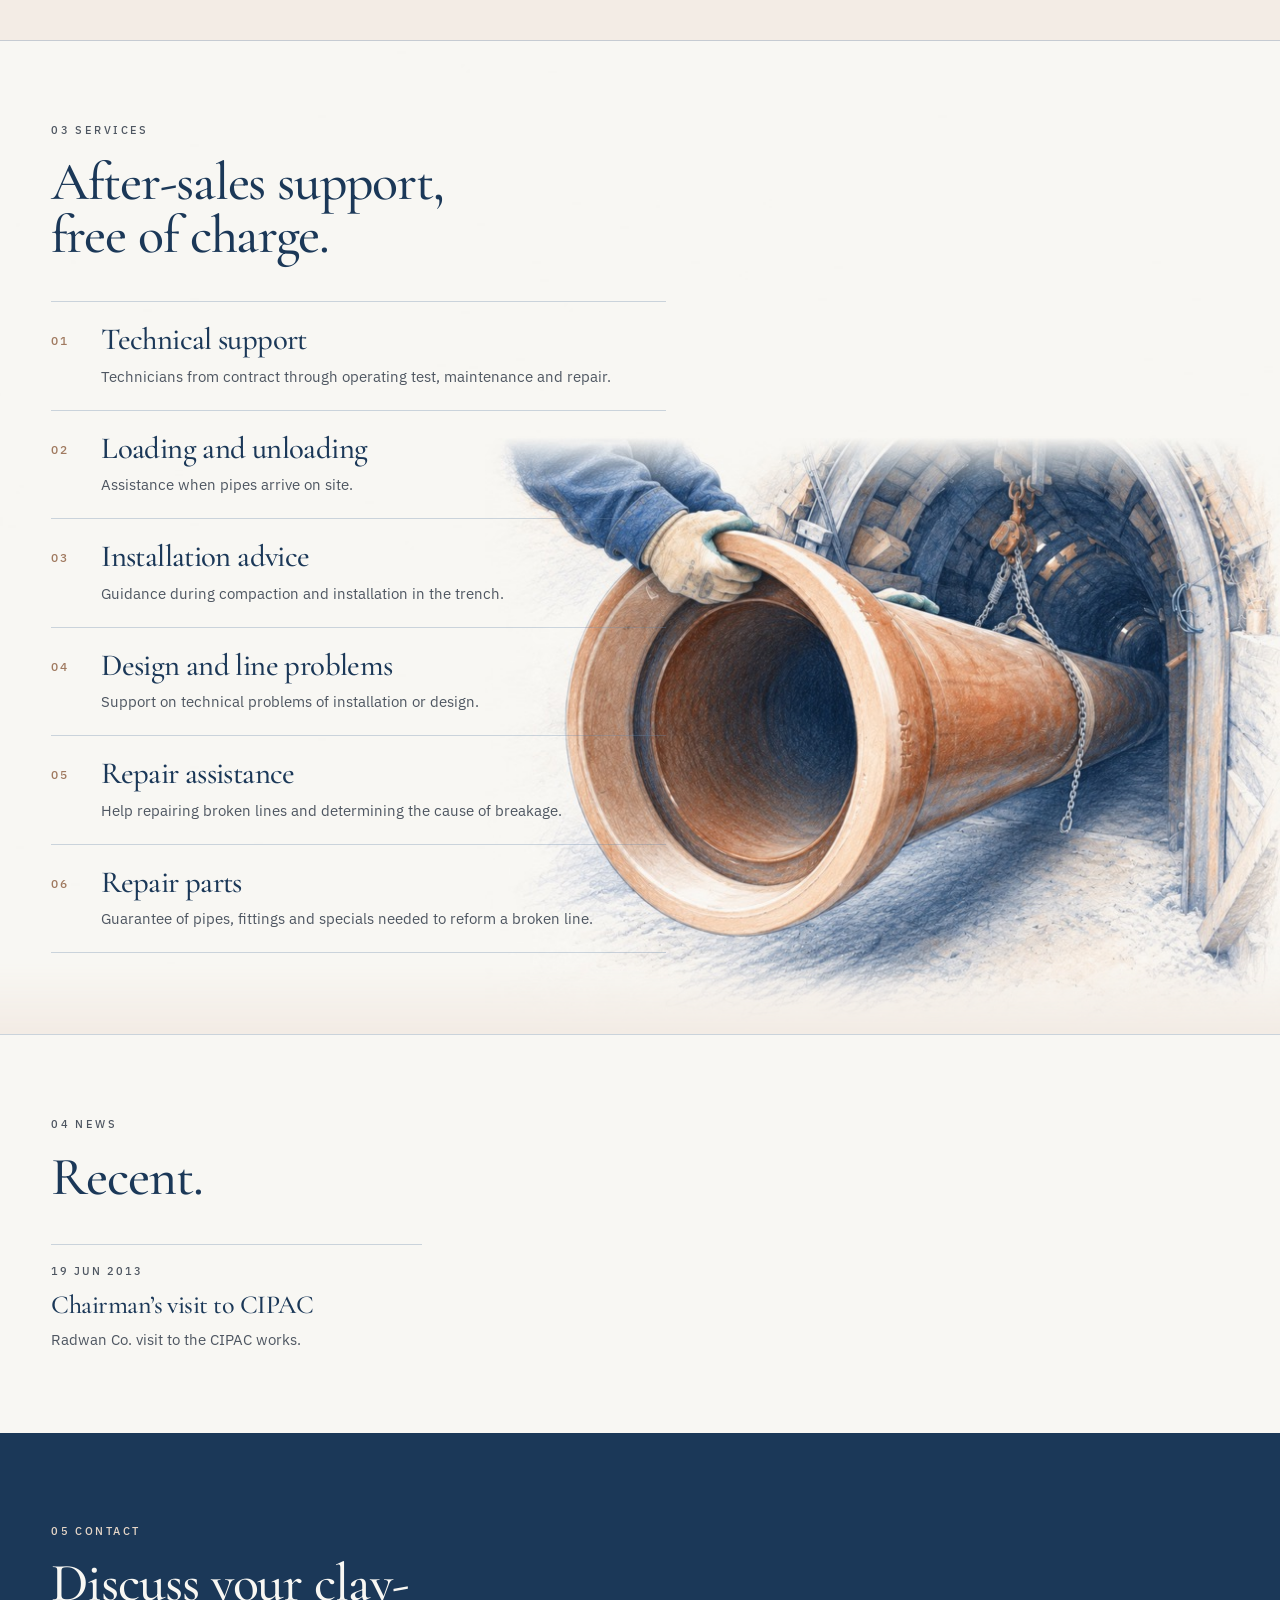
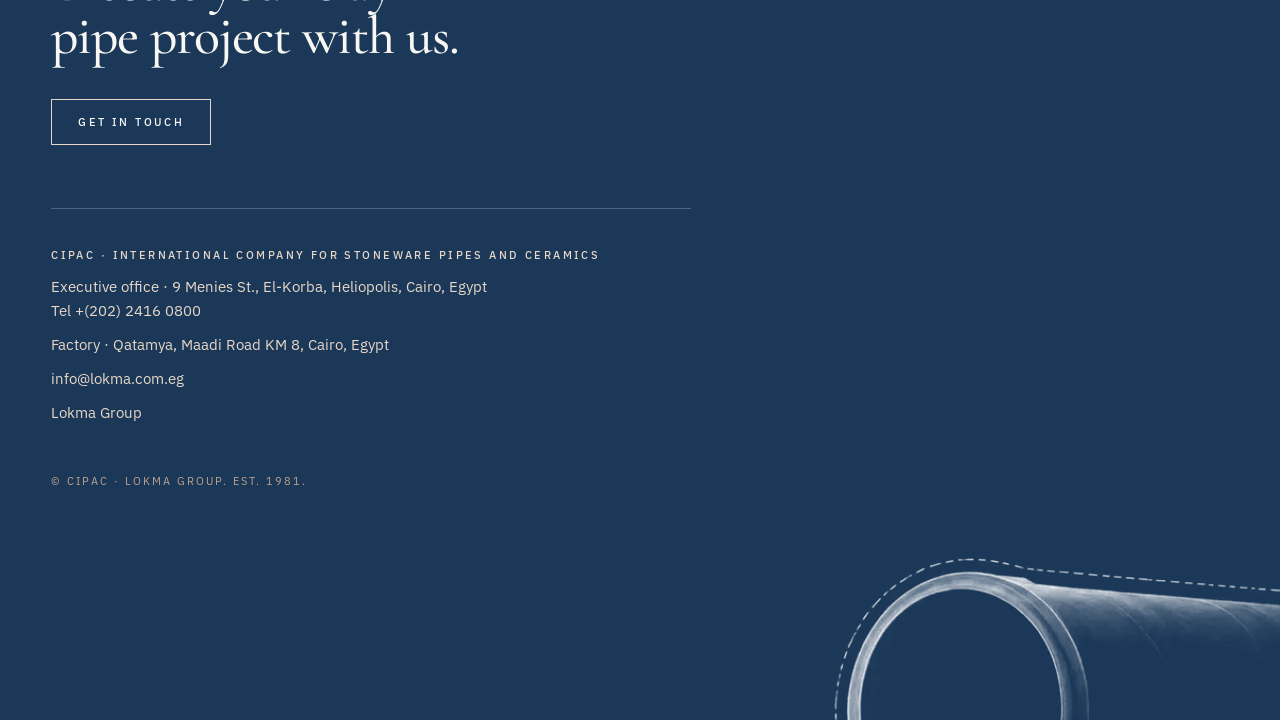
<file: cipac/index.html>
<!DOCTYPE html>
<html lang="en">
<head>
  <meta charset="UTF-8">
  <meta name="viewport" content="width=device-width, initial-scale=1">
  <title>CIPAC — Vitrified clay pipe</title>
  <meta name="description" content="CIPAC manufactures glazed vitrified clay pipes and fittings with flexible joints for gravity drains and sewers. Est. 1981, Cairo.">
  <meta name="theme-color" content="#1B3858">
  <link rel="preconnect" href="https://fonts.googleapis.com">
  <link rel="preconnect" href="https://fonts.gstatic.com" crossorigin>
  <link href="https://fonts.googleapis.com/css2?family=Cormorant+Garamond:ital,wght@0,500;0,600;1,500&family=IBM+Plex+Sans:ital,wght@0,400;0,500;1,400&display=swap" rel="stylesheet">
  <link rel="preload" as="image" href="../assets/cipac-hero-desktop.jpg" media="(min-width: 1101px), (min-width: 701px) and (min-aspect-ratio: 1/1)">
  <link rel="preload" as="image" href="../assets/cipac-hero-tablet.jpg" media="(min-width: 701px) and (max-width: 1100px) and (max-aspect-ratio: 1/1)">
  <link rel="preload" as="image" href="../assets/cipac-hero-mobile.jpg" media="(max-width: 700px)">
  <link rel="stylesheet" href="../styles.css">
</head>
<body class="company company-cipac">
  <a class="skip" href="#main">Skip to content</a>

  <header>
    <a class="wordmark wordmark-name" href="#top">
      <img src="../assets/cipac-logo.png" alt="CIPAC" width="168" height="52">
    </a>
    <nav aria-label="Primary">
      <a href="#about"><span>01</span> About</a>
      <a href="#products"><span>02</span> Products</a>
      <a href="#services"><span>03</span> Services</a>
      <a href="#news"><span>04</span> News</a>
      <a href="#contact"><span>05</span> Contact</a>
      <a class="group-link" href="../index.html">Lokma Group</a>
    </nav>
    <div class="lang">
      <button type="button" class="lang-button" aria-expanded="false" aria-controls="lang-menu" aria-label="Language, English">
        <svg viewBox="0 0 24 24" width="18" height="18" aria-hidden="true">
          <circle cx="12" cy="12" r="9" fill="none" stroke="currentColor" stroke-width="1.4"></circle>
          <path d="M3 12h18M12 3c2.4 2.7 3.6 5.7 3.6 9s-1.2 6.3-3.6 9c-2.4-2.7-3.6-5.7-3.6-9s1.2-6.3 3.6-9z" fill="none" stroke="currentColor" stroke-width="1.4"></path>
        </svg>
      </button>
      <ul class="lang-menu" id="lang-menu" hidden>
        <li><a href="index.html" lang="en" aria-current="true">English</a></li>
        <li><a href="../fr/cipac/index.html" lang="fr">Français</a></li>
        <li><a href="../ar/cipac/index.html" lang="ar" dir="rtl">العربية</a></li>
      </ul>
    </div>
  </header>

  <main id="main">
    <section class="company-hero plate-section" id="top">
      <picture class="plate" aria-hidden="true">
        <source media="(max-width: 700px)" srcset="../assets/cipac-hero-mobile.jpg">
        <source media="(max-width: 1100px) and (max-aspect-ratio: 1/1)" srcset="../assets/cipac-hero-tablet.jpg">
        <img src="../assets/cipac-hero-desktop.jpg" alt="" fetchpriority="high" decoding="async">
      </picture>
      <div class="datum" aria-hidden="true">
        <span class="datum-mark">
          <span class="diamond"></span>
          <span class="datum-lines">
            <span class="datum-line">Est. 1981</span>
            <span class="datum-line">Clay pipe</span>
            <span class="datum-line">EN 295</span>
            <span class="datum-line">Lokma Group</span>
          </span>
        </span>
      </div>
      <div class="hero-copy">
        <h1>Vitrified clay pipe for <em>gravity drains and sewers.</em></h1>
        <p class="deck">The International Company for Stoneware Pipes and Ceramics manufactures glazed vitrified clay pipes and fittings with flexible joints for municipal and industrial gravity networks.</p>
        <a class="button" href="#contact">Get in touch</a>
      </div>
    </section>

    <section class="figures" aria-labelledby="figures-title">
      <h2 id="figures-title" class="visually-hidden">Key numbers and certificates</h2>
      <dl class="numbers">
        <div><dt>Max diameter</dt><dd>1,000<span> mm</span></dd></div>
        <div><dt>Pipe length</dt><dd>2<span> m</span></dd></div>
        <div><dt>Annual capacity</dt><dd>35<span>k t</span></dd></div>
        <div><dt>Established</dt><dd>1981</dd></div>
      </dl>
      <ul class="certs" aria-label="Quality certificates">
        <li><span class="kicker">Quality</span><strong>ISO 9001:2008</strong></li>
        <li><span class="kicker">Environment</span><strong>ISO 14001:2004</strong></li>
        <li><span class="kicker">Health &amp; safety</span><strong>OHSAS 18001:2007</strong></li>
        <li><span class="kicker">Standards</span><strong>ES 56-2005 · EN 295</strong></li>
      </ul>
    </section>

    <section class="about" id="about">
      <div class="about-intro">
        <p class="kicker"><span>01</span> About CIPAC</p>
        <h2>A leading clay-pipe works in the Middle East.</h2>
        <p>CIPAC was established in 1981 to produce glazed vitrified clay pipes and fittings from 100 mm up to 1,000 mm with flexible joints for drains and sewers operating on gravity in municipal and industrial applications.</p>
        <p>Pipes are manufactured according to Egyptian standard 56-2005 and European standard EN 295, which specify requirements for vitrified clay pipes and fittings with flexible rubber and polyurethane joints. Quality is monitored under ISO 9001:2008, ISO 14001:2004 and OHSAS 18001:2007.</p>
        <p>CIPAC’s vision is to deliver superior pipe systems for wastewater, locally and globally, through commitment to standards, teamwork, responsible behaviour, learning and innovation.</p>
      </div>
    </section>

    <section class="products-block" id="products">
      <p class="kicker"><span>02</span> Products</p>
      <h2>Vitrified clay pipes and fittings.</h2>
      <p class="products-lead">VCP is produced from clay, grog and water. Glaze is applied before firing; sintering at very high temperatures creates a material with exceptional chemical resistance, mechanical strength, impermeability and hardness. Annual capacity is around 35,000 tonnes. Diameters of 1,200 mm are planned.</p>

      <dl class="spec-table">
        <div>
          <dt>Diameter</dt>
          <dd>100 mm – 1,000 mm (1,200 mm planned)</dd>
        </div>
        <div>
          <dt>Length</dt>
          <dd>1.5 – 2 m (EN 295 tolerances apply)</dd>
        </div>
        <div>
          <dt>Standards</dt>
          <dd>Egyptian standard 56-2005 · EN 295</dd>
        </div>
        <div>
          <dt>Joints</dt>
          <dd>Flexible rubber and polyurethane</dd>
        </div>
        <div>
          <dt>Manhole connectors</dt>
          <dd>Entrance GZ 75 cm · exit GA 75 cm · wall GE 25 cm</dd>
        </div>
        <div>
          <dt>Fittings</dt>
          <dd>45° and 90° bends · Y and T junctions · backdrops</dd>
        </div>
      </dl>

      <p class="kicker">Properties of vitrified clay</p>
      <ul class="feature-list">
        <li>
          <span class="num">01</span>
          <div>
            <h3>H₂S corrosion resistance</h3>
            <p>Resists biologically induced hydrogen sulphide attack in sewers.</p>
          </div>
        </li>
        <li>
          <span class="num">02</span>
          <div>
            <h3>Chemical resistance</h3>
            <p>Resistant to chemical attack across a wide pH range through the full wall thickness.</p>
          </div>
        </li>
        <li>
          <span class="num">03</span>
          <div>
            <h3>Mechanical strength</h3>
            <p>Mechanical resistance has developed enormously over recent decades.</p>
          </div>
        </li>
        <li>
          <span class="num">04</span>
          <div>
            <h3>High-pressure cleaning</h3>
            <p>Withstands jetting and unclogging better than many other materials.</p>
          </div>
        </li>
        <li>
          <span class="num">05</span>
          <div>
            <h3>Hydraulics</h3>
            <p>Smooth bore (roughness 0.02–0.05 mm); usable on slopes up to 10 m/s.</p>
          </div>
        </li>
        <li>
          <span class="num">06</span>
          <div>
            <h3>Durability</h3>
            <p>Service life calculated at 80 to 100 years even under hard conditions.</p>
          </div>
        </li>
        <li>
          <span class="num">07</span>
          <div>
            <h3>Abrasion resistance</h3>
            <p>High abrasion resistance in both the glaze and the wall.</p>
          </div>
        </li>
        <li>
          <span class="num">08</span>
          <div>
            <h3>Temperature stability</h3>
            <p>Low heat-expansion coefficient; compensating measures are usually unnecessary.</p>
          </div>
        </li>
        <li>
          <span class="num">09</span>
          <div>
            <h3>Environmentally sound</h3>
            <p>Made from clay and recycled ceramic materials; long life reduces replacement.</p>
          </div>
        </li>
        <li>
          <span class="num">10</span>
          <div>
            <h3>Lower whole-life cost</h3>
            <p>Long write-down period and lower maintenance, renovation and replacement costs.</p>
          </div>
        </li>
      </ul>
    </section>

    <section class="services" id="services">
      <picture class="services-plate" aria-hidden="true">
        <source media="(max-width: 900px)" srcset="../assets/cipac-tunnel-mobile.jpg">
        <img src="../assets/cipac-tunnel-desktop.jpg" alt="" loading="lazy" decoding="async">
      </picture>
      <div class="services-copy">
        <p class="kicker"><span>03</span> Services</p>
        <h2>After-sales support, free of charge.</h2>
        <ol class="service-list">
          <li>
            <span class="num">01</span>
            <div>
              <h3>Technical support</h3>
              <p>Technicians from contract through operating test, maintenance and repair.</p>
            </div>
          </li>
          <li>
            <span class="num">02</span>
            <div>
              <h3>Loading and unloading</h3>
              <p>Assistance when pipes arrive on site.</p>
            </div>
          </li>
          <li>
            <span class="num">03</span>
            <div>
              <h3>Installation advice</h3>
              <p>Guidance during compaction and installation in the trench.</p>
            </div>
          </li>
          <li>
            <span class="num">04</span>
            <div>
              <h3>Design and line problems</h3>
              <p>Support on technical problems of installation or design.</p>
            </div>
          </li>
          <li>
            <span class="num">05</span>
            <div>
              <h3>Repair assistance</h3>
              <p>Help repairing broken lines and determining the cause of breakage.</p>
            </div>
          </li>
          <li>
            <span class="num">06</span>
            <div>
              <h3>Repair parts</h3>
              <p>Guarantee of pipes, fittings and specials needed to reform a broken line.</p>
            </div>
          </li>
        </ol>
      </div>
    </section>

    <section class="news" id="news">
      <div class="news-head">
        <p class="kicker"><span>04</span> News</p>
        <h2>Recent.</h2>
      </div>
      <ul class="news-list">
        <li>
          <time datetime="2013-06-19">19 Jun 2013</time>
          <h3>Chairman’s visit to CIPAC</h3>
          <p>Radwan Co. visit to the CIPAC works.</p>
        </li>
      </ul>
    </section>

    <section class="contact plate-section" id="contact">
      <picture class="plate" aria-hidden="true">
        <source media="(max-width: 700px)" srcset="../assets/home-contact-navy-mobile.webp">
        <img src="../assets/home-contact-navy-desktop.webp" alt="" loading="lazy" decoding="async">
      </picture>
      <div class="contact-invite">
        <p class="kicker kicker-light"><span>05</span> Contact</p>
        <h2>Discuss your clay-pipe project with us.</h2>
        <a class="button button-light" href="mailto:info@lokma.com.eg">Get in touch</a>
      </div>
      <div class="contact-grid">
        <!-- Confirm address, phone and email for CIPAC before launch. -->
        <address>
          <span class="kicker kicker-light">CIPAC · International Company for Stoneware Pipes and Ceramics</span>
          <p>Executive office · 9 Menies St., El-Korba, Heliopolis, Cairo, Egypt<br>Tel <a href="tel:+20224160800">+(202) 2416 0800</a></p>
          <p>Factory · Qatamya, Maadi Road KM 8, Cairo, Egypt</p>
          <p><a href="mailto:info@lokma.com.eg">info@lokma.com.eg</a></p>
          <p><a href="../index.html">Lokma Group</a></p>
        </address>
      </div>
      <p class="colophon">© CIPAC · Lokma Group. Est. 1981.</p>
    </section>
  </main>

  <script src="../site.js"></script>
</body>
</html>
</file>
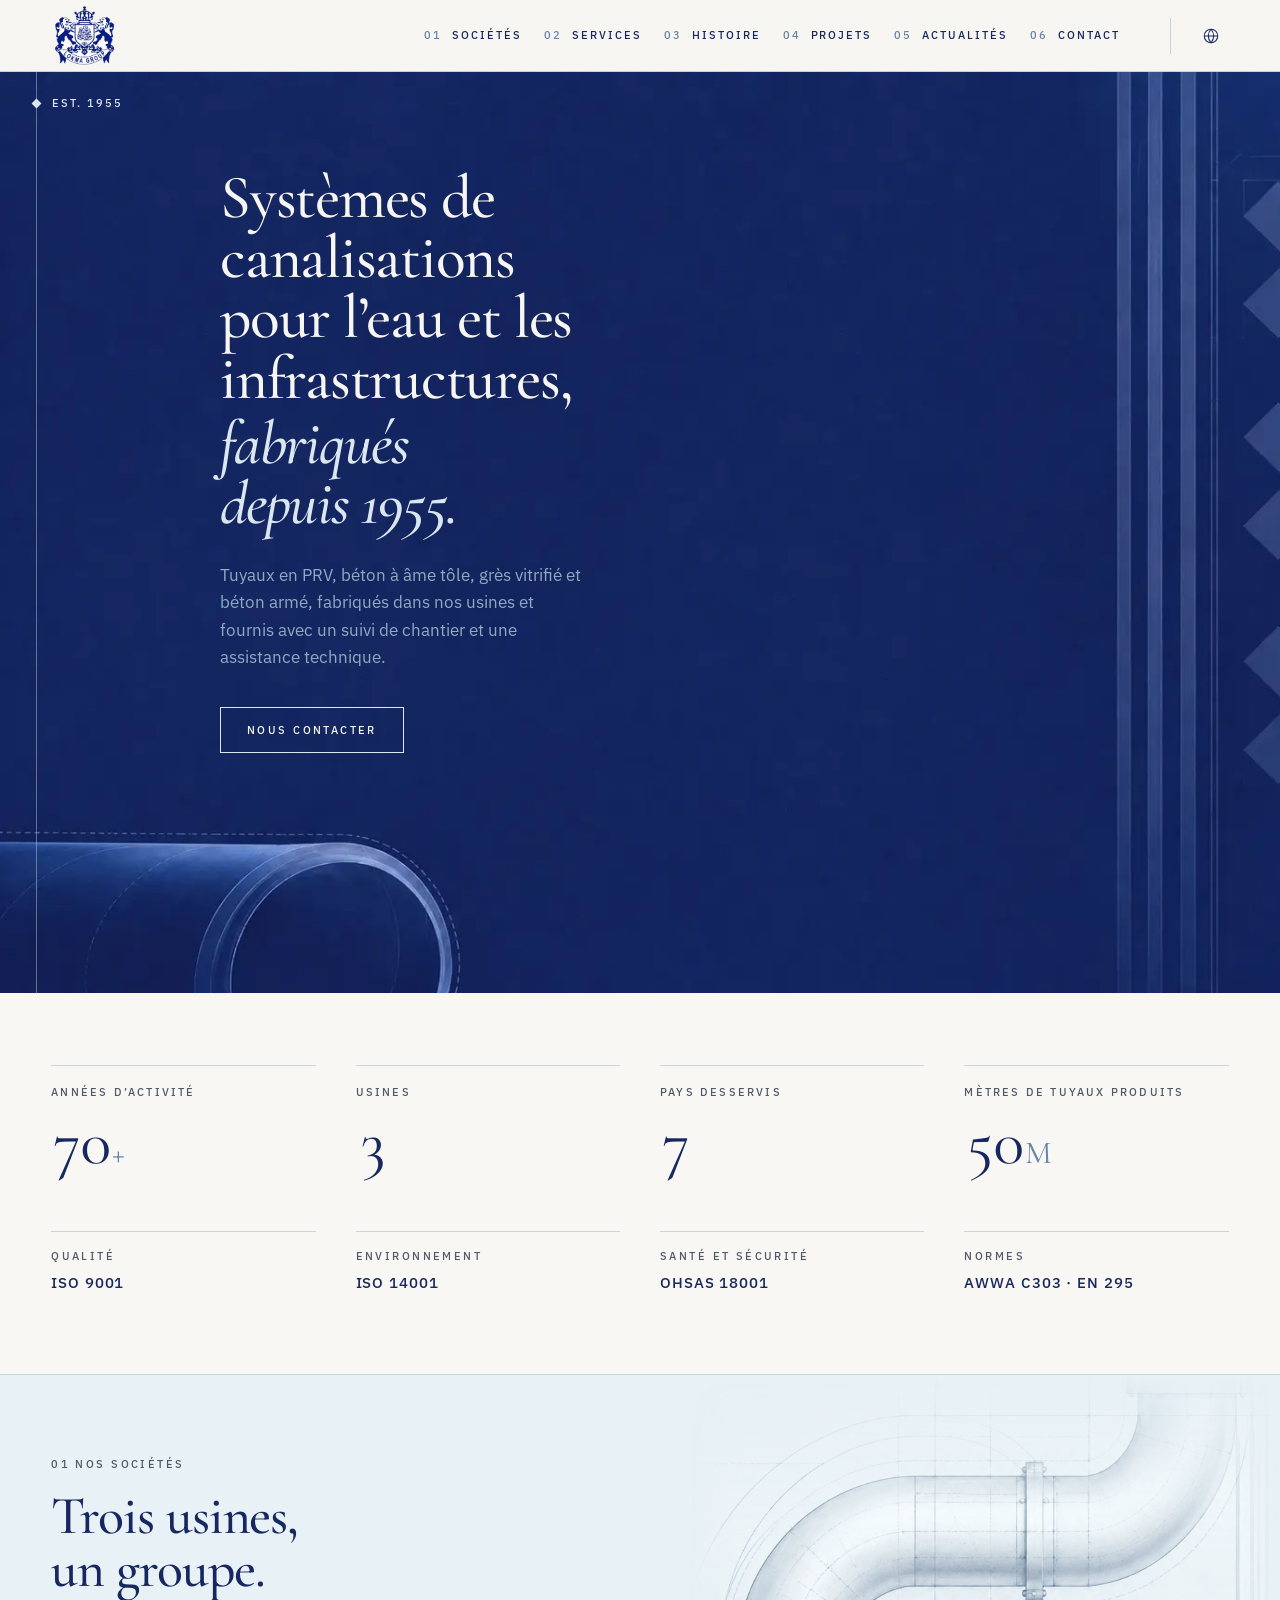
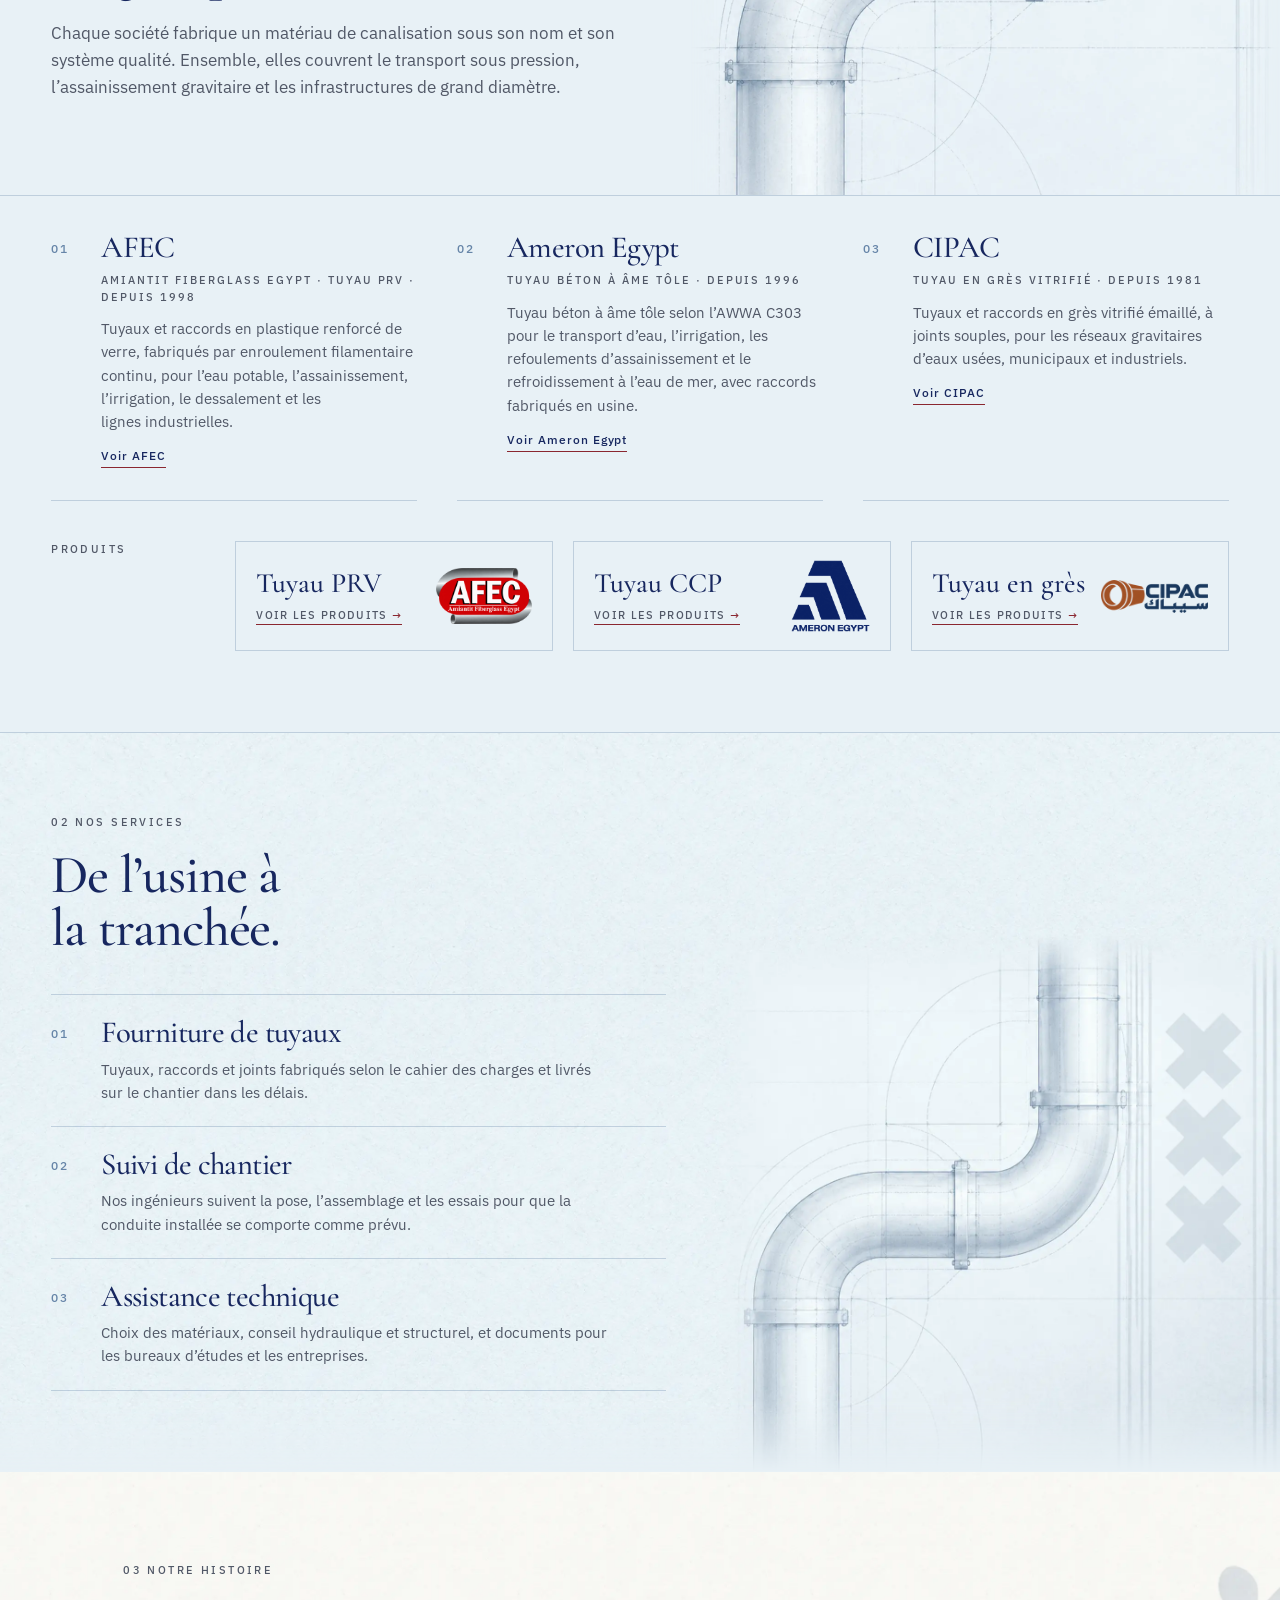
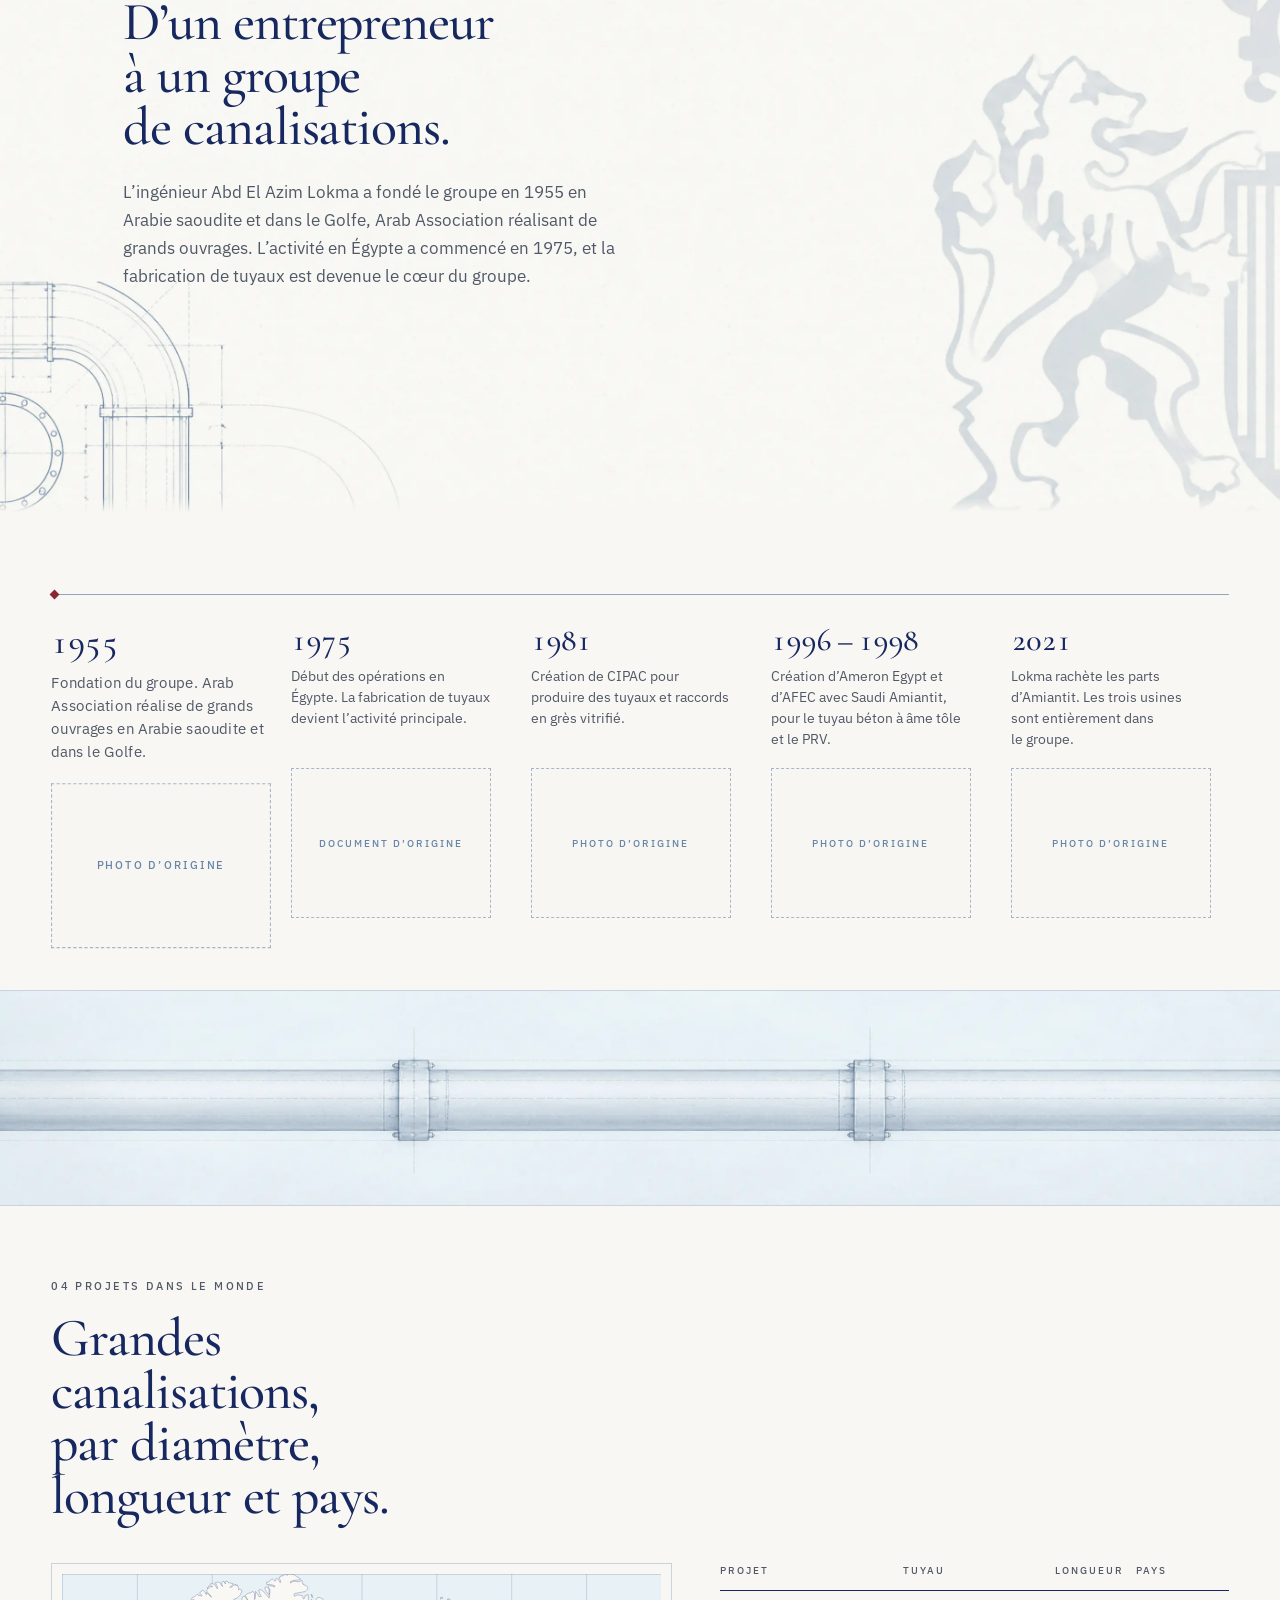
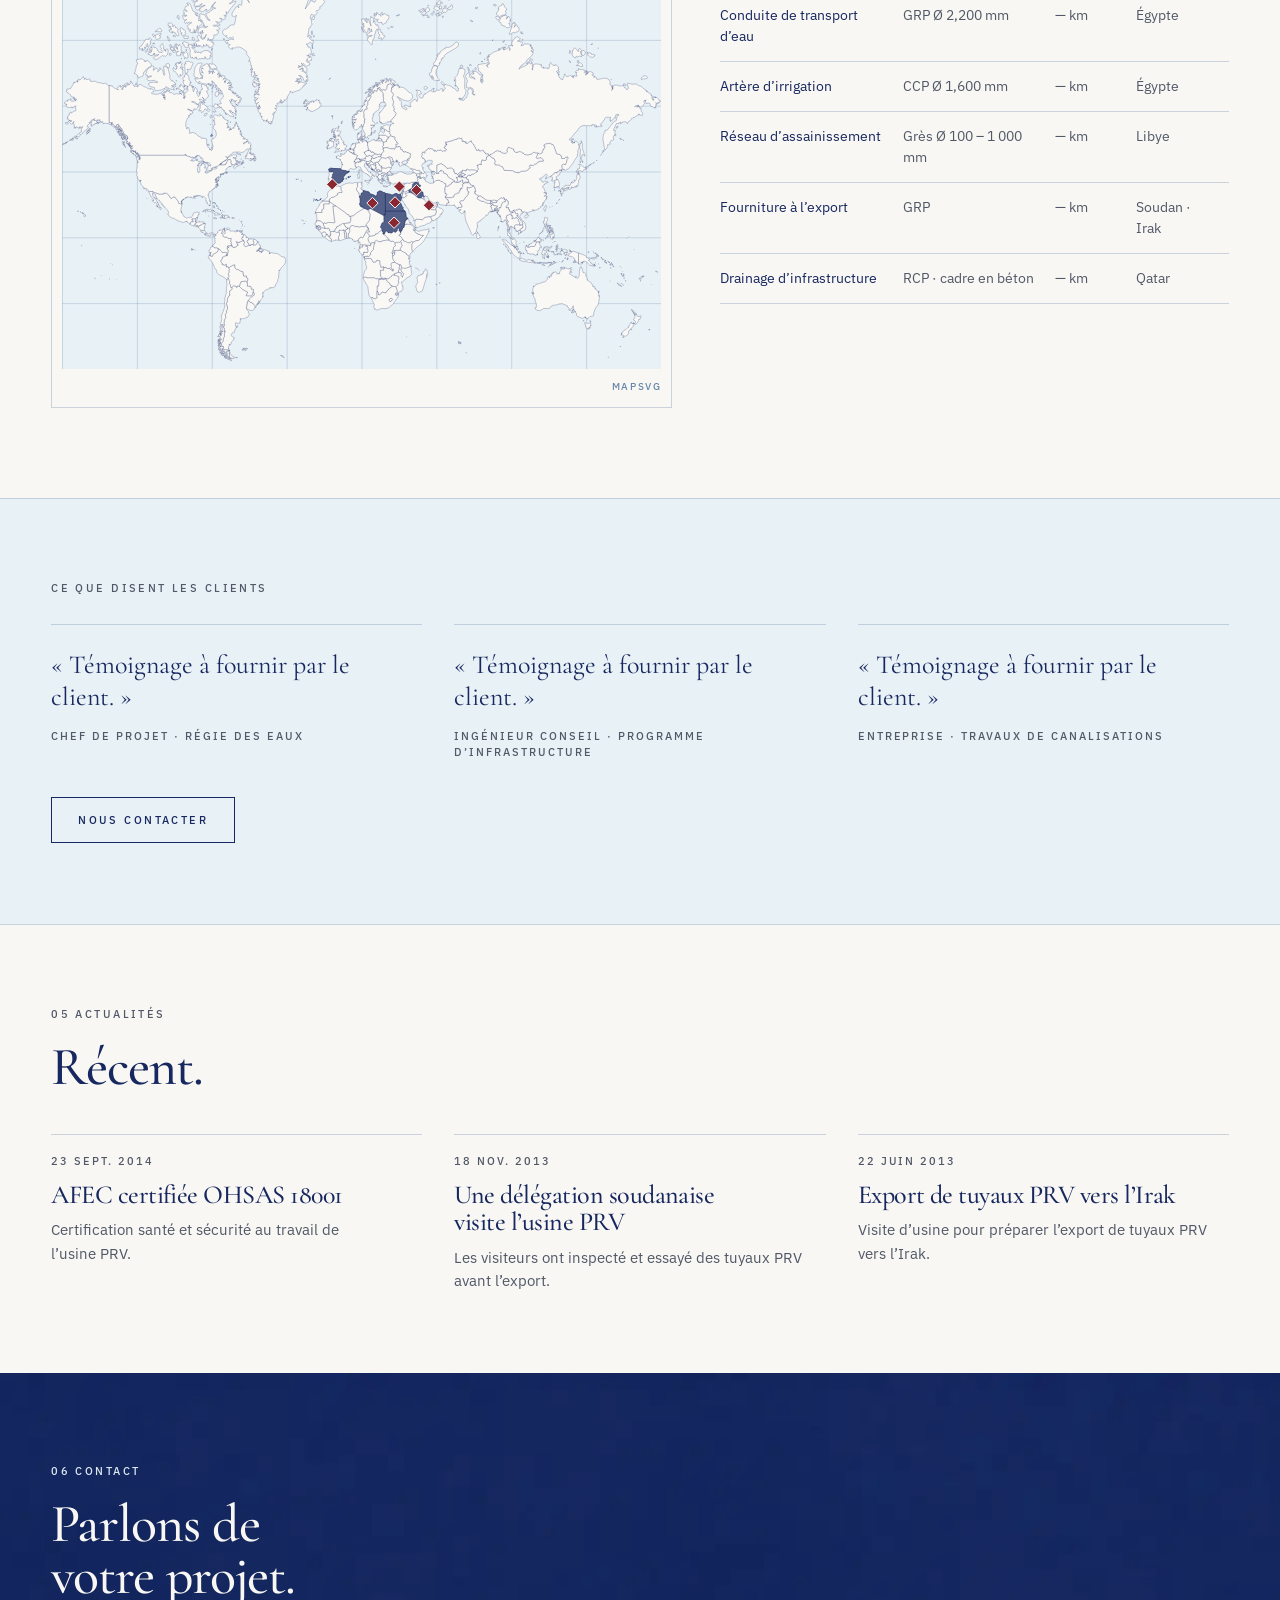
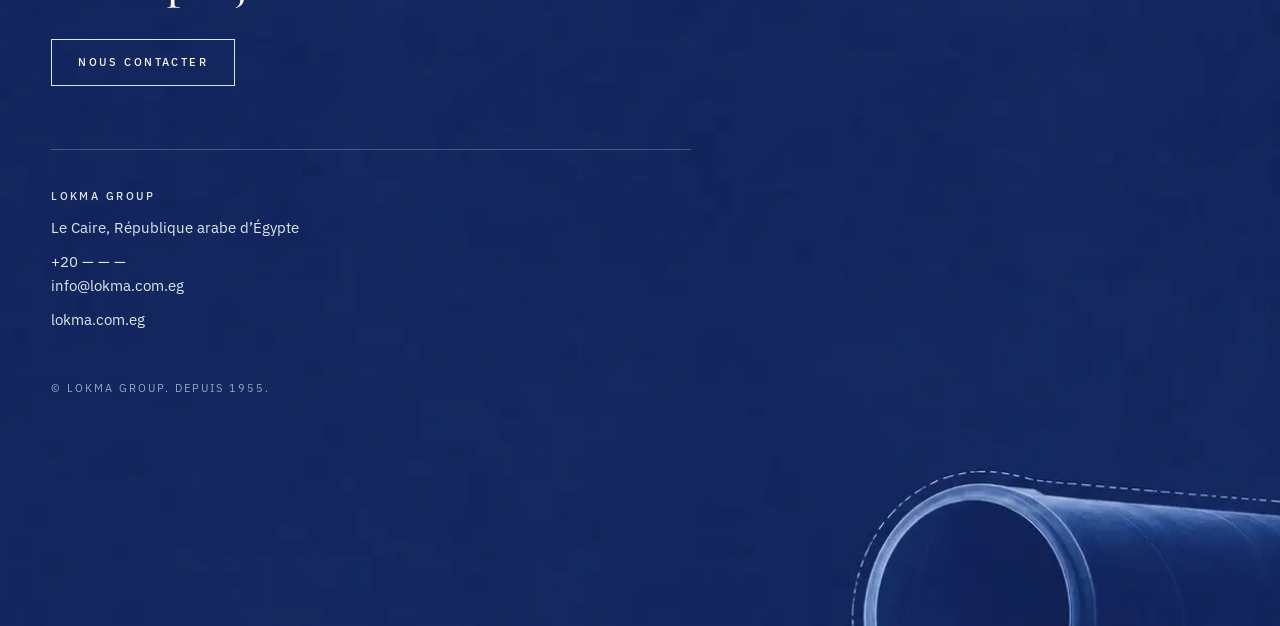
<file: fr/index.html>
<!DOCTYPE html>
<html lang="fr">
<head>
  <meta charset="UTF-8">
  <meta name="viewport" content="width=device-width, initial-scale=1">
  <title>Lokma Group — Systèmes de canalisations depuis 1955</title>
  <meta name="description" content="Lokma Group fabrique et fournit des systèmes de canalisations en PRV, béton à âme tôle, grès vitrifié et béton armé pour les projets d’eau et d’infrastructure. Depuis 1955, Le Caire.">
  <meta name="theme-color" content="#17275F">
  <link rel="preconnect" href="https://fonts.googleapis.com">
  <link rel="preconnect" href="https://fonts.gstatic.com" crossorigin>
  <link href="https://fonts.googleapis.com/css2?family=Cormorant+Garamond:ital,wght@0,500;0,600;1,500&family=IBM+Plex+Sans:ital,wght@0,400;0,500;1,400&display=swap" rel="stylesheet">
  <link rel="preload" as="image" href="../assets/home-hero-navy-desktop.webp" media="(min-width: 1101px)">
  <link rel="preload" as="image" href="../assets/home-hero-navy-tablet.webp" media="(min-width: 701px) and (max-width: 1100px)">
  <link rel="preload" as="image" href="../assets/home-hero-navy-mobile.webp" media="(max-width: 700px)">
  <link rel="stylesheet" href="../styles.css">
</head>
<body>
  <a class="skip" href="#main">Aller au contenu</a>

  <header>
    <a class="wordmark" href="#top">
      <img src="../assets/lokma-crest.webp" alt="Lokma Group" width="67" height="64">
    </a>
    <nav aria-label="Principale">
      <a href="#companies"><span>01</span> Sociétés</a>
      <a href="#services"><span>02</span> Services</a>
      <a href="#story"><span>03</span> Histoire</a>
      <a href="#projects"><span>04</span> Projets</a>
      <a href="#news"><span>05</span> Actualités</a>
      <a href="#contact"><span>06</span> Contact</a>
    </nav>
    <div class="lang">
      <button type="button" class="lang-button" aria-expanded="false" aria-controls="lang-menu" aria-label="Langue, français">
        <svg viewBox="0 0 24 24" width="18" height="18" aria-hidden="true">
          <circle cx="12" cy="12" r="9" fill="none" stroke="currentColor" stroke-width="1.4"></circle>
          <path d="M3 12h18M12 3c2.4 2.7 3.6 5.7 3.6 9s-1.2 6.3-3.6 9c-2.4-2.7-3.6-5.7-3.6-9s1.2-6.3 3.6-9z" fill="none" stroke="currentColor" stroke-width="1.4"></path>
        </svg>
      </button>
      <ul class="lang-menu" id="lang-menu" hidden>
        <li><a href="../index.html" lang="en">English</a></li>
        <li><a href="index.html" lang="fr" aria-current="true">Français</a></li>
        <li><a href="../ar/index.html" lang="ar" dir="rtl">العربية</a></li>
      </ul>
    </div>
  </header>

  <main id="main">
    <!-- 1. Opening banner -->
    <section class="hero plate-section" id="top">
      <picture class="plate" aria-hidden="true">
        <source media="(max-width: 700px)" srcset="../assets/home-hero-navy-mobile.webp">
        <source media="(max-width: 1100px)" srcset="../assets/home-hero-navy-tablet.webp">
        <img src="../assets/home-hero-navy-desktop.webp" alt="" fetchpriority="high" decoding="async">
      </picture>
      <div class="datum datum-light" aria-hidden="true">
        <span class="datum-mark">
          <span class="diamond"></span>
          <span class="datum-lines">
            <span class="datum-line">Est. 1955</span>
            <span class="datum-line">Réseaux</span>
            <span class="datum-line">Nos usines</span>
            <span class="datum-line">Suivi chantier</span>
          </span>
        </span>
      </div>
      <div class="hero-copy">
        <h1>Systèmes de canalisations pour l’eau et les infrastructures, <em>fabriqués depuis 1955.</em></h1>
        <p class="deck">Tuyaux en PRV, béton à âme tôle, grès vitrifié et béton armé, fabriqués dans nos usines et fournis avec un suivi de chantier et une assistance technique.</p>
        <a class="button button-light" href="#contact">Nous contacter</a>
      </div>
    </section>

    <!-- 2. Chiffres clés et certificats -->
    <section class="figures" aria-labelledby="figures-title">
      <h2 id="figures-title" class="visually-hidden">Chiffres clés et certificats</h2>
      <!-- Placeholder figures: confirm each value with the group before launch. -->
      <dl class="numbers">
        <div><dt>Années d’activité</dt><dd>70<span>+</span></dd></div>
        <div><dt>Usines</dt><dd>3</dd></div>
        <div><dt>Pays desservis</dt><dd>7</dd></div>
        <div><dt>Mètres de tuyaux produits</dt><dd>50<span>M</span></dd></div>
      </dl>
      <ul class="certs" aria-label="Certificats">
        <li><span class="kicker">Qualité</span><strong>ISO 9001</strong></li>
        <li><span class="kicker">Environnement</span><strong>ISO 14001</strong></li>
        <li><span class="kicker">Santé et sécurité</span><strong>OHSAS 18001</strong></li>
        <li><span class="kicker">Normes</span><strong>AWWA C303 · EN 295</strong></li>
      </ul>
    </section>

    <!-- 3. Nos sociétés and their products -->
    <section class="companies" id="companies">
      <div class="companies-head">
        <div class="companies-intro">
          <p class="kicker"><span>01</span> Nos sociétés</p>
          <h2>Trois usines, un groupe.</h2>
          <p>Chaque société fabrique un matériau de canalisation sous son nom et son système qualité. Ensemble, elles couvrent le transport sous pression, l’assainissement gravitaire et les infrastructures de grand diamètre.</p>
        </div>
        <picture class="companies-art" aria-hidden="true">
          <source media="(max-width: 900px)" srcset="../assets/home-companies-study-mobile.webp">
          <img src="../assets/home-companies-study-desktop.webp" alt="" loading="lazy" decoding="async">
        </picture>
      </div>

      <ul class="company-list">
        <li>
          <span class="num">01</span>
          <div>
            <h3>AFEC</h3>
            <p class="role">Amiantit Fiberglass Egypt · tuyau PRV · depuis 1998</p>
            <p>Tuyaux et raccords en plastique renforcé de verre, fabriqués par enroulement filamentaire continu, pour l’eau potable, l’assainissement, l’irrigation, le dessalement et les lignes industrielles.</p>
            <a class="text-link" href="afec/index.html">Voir AFEC</a>
          </div>
        </li>
        <li>
          <span class="num">02</span>
          <div>
            <h3>Ameron Egypt</h3>
            <p class="role">Tuyau béton à âme tôle · depuis 1996</p>
            <p>Tuyau béton à âme tôle selon l’AWWA C303 pour le transport d’eau, l’irrigation, les refoulements d’assainissement et le refroidissement à l’eau de mer, avec raccords fabriqués en usine.</p>
            <a class="text-link" href="ameron/index.html">Voir Ameron Egypt</a>
          </div>
        </li>
        <li>
          <span class="num">03</span>
          <div>
            <h3>CIPAC</h3>
            <p class="role">Tuyau en grès vitrifié · depuis 1981</p>
            <p>Tuyaux et raccords en grès vitrifié émaillé, à joints souples, pour les réseaux gravitaires d’eaux usées, municipaux et industriels.</p>
            <a class="text-link" href="cipac/index.html">Voir CIPAC</a>
          </div>
        </li>
      </ul>

      <div class="products">
        <p class="kicker">Produits</p>
        <ul class="product-list">
          <li>
            <a href="afec/index.html#products">
              <span class="product-card-main">
                <strong>Tuyau PRV</strong>
                <span class="product-visit">Voir les produits</span>
              </span>
              <img class="product-logo" src="../assets/afec-logo.png" alt="AFEC" width="89" height="34" loading="lazy" decoding="async">
            </a>
          </li>
          <li>
            <a href="ameron/index.html#products">
              <span class="product-card-main">
                <strong>Tuyau CCP</strong>
                <span class="product-visit">Voir les produits</span>
              </span>
              <img class="product-logo product-logo-lockup" src="../assets/ameron-logo.png" alt="Ameron Egypt" width="79" height="72" loading="lazy" decoding="async">
            </a>
          </li>
          <li>
            <a href="cipac/index.html#products">
              <span class="product-card-main">
                <strong>Tuyau en grès</strong>
                <span class="product-visit">Voir les produits</span>
              </span>
              <img class="product-logo" src="../assets/cipac-logo.png" alt="CIPAC" width="104" height="34" loading="lazy" decoding="async">
            </a>
          </li>
        </ul>
      </div>
    </section>

    <!-- 4. Nos services -->
    <section class="services" id="services">
      <picture class="services-plate" aria-hidden="true">
        <source media="(max-width: 900px)" srcset="../assets/home-engineering-mobile.webp">
        <img src="../assets/home-engineering-desktop.webp" alt="" loading="lazy" decoding="async">
      </picture>
      <div class="services-copy">
        <p class="kicker"><span>02</span> Nos services</p>
        <h2>De l’usine à la tranchée.</h2>
        <ol class="service-list">
          <li>
            <span class="num">01</span>
            <div>
              <h3>Fourniture de tuyaux</h3>
              <p>Tuyaux, raccords et joints fabriqués selon le cahier des charges et livrés sur le chantier dans les délais.</p>
            </div>
          </li>
          <li>
            <span class="num">02</span>
            <div>
              <h3>Suivi de chantier</h3>
              <p>Nos ingénieurs suivent la pose, l’assemblage et les essais pour que la conduite installée se comporte comme prévu.</p>
            </div>
          </li>
          <li>
            <span class="num">03</span>
            <div>
              <h3>Assistance technique</h3>
              <p>Choix des matériaux, conseil hydraulique et structurel, et documents pour les bureaux d’études et les entreprises.</p>
            </div>
          </li>
        </ol>
      </div>
    </section>

    <!-- 5. Notre histoire -->
    <section class="story" id="story">
      <div class="story-intro plate-section">
        <picture class="plate" aria-hidden="true">
          <source media="(max-width: 700px)" srcset="../assets/home-heritage-ivory-mobile.webp">
          <img src="../assets/home-heritage-ivory-desktop.webp" alt="" loading="lazy" decoding="async">
        </picture>
        <div class="story-copy">
          <p class="kicker"><span>03</span> Notre histoire</p>
          <h2>D’un entrepreneur à un groupe de canalisations.</h2>
          <p>L’ingénieur Abd El Azim Lokma a fondé le groupe en 1955 en Arabie saoudite et dans le Golfe, Arab Association réalisant de grands ouvrages. L’activité en Égypte a commencé en 1975, et la fabrication de tuyaux est devenue le cœur du groupe.</p>
        </div>
      </div>
      <ol class="timeline">
        <li>
          <span class="mark" aria-hidden="true"></span>
          <div class="timeline-body">
            <span class="when">1955</span>
            <p>Fondation du groupe. Arab Association réalise de grands ouvrages en Arabie saoudite et dans le Golfe.</p>
            <figure class="archive-photo"><span>Photo d’origine</span></figure>
          </div>
        </li>
        <li>
          <span class="mark" aria-hidden="true"></span>
          <div class="timeline-body">
            <span class="when">1975</span>
            <p>Début des opérations en Égypte. La fabrication de tuyaux devient l’activité principale.</p>
            <figure class="archive-photo"><span>Document d’origine</span></figure>
          </div>
        </li>
        <li>
          <span class="mark" aria-hidden="true"></span>
          <div class="timeline-body">
            <span class="when">1981</span>
            <p>Création de CIPAC pour produire des tuyaux et raccords en grès vitrifié.</p>
            <figure class="archive-photo"><span>Photo d’origine</span></figure>
          </div>
        </li>
        <li>
          <span class="mark" aria-hidden="true"></span>
          <div class="timeline-body">
            <span class="when">1996 – 1998</span>
            <p>Création d’Ameron Egypt et d’AFEC avec Saudi Amiantit, pour le tuyau béton à âme tôle et le PRV.</p>
            <figure class="archive-photo"><span>Photo d’origine</span></figure>
          </div>
        </li>
        <li>
          <span class="mark" aria-hidden="true"></span>
          <div class="timeline-body">
            <span class="when">2021</span>
            <p>Lokma rachète les parts d’Amiantit. Les trois usines sont entièrement dans le groupe.</p>
            <figure class="archive-photo"><span>Photo d’origine</span></figure>
          </div>
        </li>
      </ol>
    </section>

    <!-- 6. Projets dans le monde -->
    <section class="projects" id="projects">
      <picture class="banner" aria-hidden="true">
        <source media="(max-width: 700px)" srcset="../assets/home-projects-band-mobile.webp">
        <img src="../assets/home-projects-band-desktop.webp" alt="" loading="lazy" decoding="async">
      </picture>
      <div class="projects-head">
        <p class="kicker"><span>04</span> Projets dans le monde</p>
        <h2>Grandes canalisations, par diamètre, longueur et pays.</h2>
      </div>
      <div class="projects-body">
        <!--
          Countries with past projects. code is the lowercase ISO id drawn on the map.
          Add a project when the record is ready:
          { "name": "Water transmission line", "pipe": "GRP Ø 2,200 mm", "length": "12 km" }
        -->
        <div class="map">
          <script type="application/json" id="project-countries">
            [
              { "code": "eg", "name": "Égypte", "projects": [] },
              { "code": "ly", "name": "Libye", "projects": [] },
              { "code": "sd", "name": "Soudan", "projects": [] },
              { "code": "iq", "name": "Irak", "projects": [] },
              { "code": "qa", "name": "Qatar", "projects": [] },
              { "code": "cy", "name": "Chypre", "projects": [] },
              { "code": "es", "name": "Espagne", "projects": [] }
            ]
          </script>
          <div class="map-stage" data-map="../assets/world-map.svg" data-country-label="pays du projet"></div>
          <div class="map-caption">
            <p class="map-caption-text" aria-live="polite"></p>
            <a class="map-credit" href="https://mapsvg.com/maps/world">MapSVG</a>
          </div>
        </div>
        <!-- Placeholder rows: replace with verified project data. data-country lists the map codes for that row. -->
        <div class="project-scroll">
          <table class="project-table">
            <thead>
              <tr><th>Projet</th><th>Tuyau</th><th>Longueur</th><th>Pays</th></tr>
            </thead>
            <tbody>
              <tr data-country="eg"><td>Conduite de transport d’eau</td><td>GRP Ø 2,200 mm</td><td>— km</td><td>Égypte</td></tr>
              <tr data-country="eg"><td>Artère d’irrigation</td><td>CCP Ø 1,600 mm</td><td>— km</td><td>Égypte</td></tr>
              <tr data-country="ly"><td>Réseau d’assainissement</td><td>Grès Ø 100 – 1 000 mm</td><td>— km</td><td>Libye</td></tr>
              <tr data-country="sd iq"><td>Fourniture à l’export</td><td>GRP</td><td>— km</td><td>Soudan · Irak</td></tr>
              <tr data-country="qa"><td>Drainage d’infrastructure</td><td>RCP · cadre en béton</td><td>— km</td><td>Qatar</td></tr>
            </tbody>
          </table>
        </div>
      </div>
    </section>

    <!-- 7. Customer testimonials -->
    <section class="testimonials" id="testimonials">
      <p class="kicker">Ce que disent les clients</p>
      <!-- Placeholder quotes: replace with approved client statements. -->
      <ul class="quotes">
        <li>
          <blockquote>
            <p>« Témoignage à fournir par le client. »</p>
            <footer>Chef de projet · Régie des eaux</footer>
          </blockquote>
        </li>
        <li>
          <blockquote>
            <p>« Témoignage à fournir par le client. »</p>
            <footer>Ingénieur conseil · Programme d’infrastructure</footer>
          </blockquote>
        </li>
        <li>
          <blockquote>
            <p>« Témoignage à fournir par le client. »</p>
            <footer>Entreprise · Travaux de canalisations</footer>
          </blockquote>
        </li>
      </ul>
      <a class="button" href="#contact">Nous contacter</a>
    </section>

    <!-- 8. Actualités -->
    <section class="news" id="news">
      <div class="news-head">
        <p class="kicker"><span>05</span> Actualités</p>
        <h2>Récent.</h2>
      </div>
      <!-- Placeholder items carried over from lokma.com.eg. -->
      <ul class="news-list">
        <li>
          <time datetime="2014-09-23">23 sept. 2014</time>
          <h3><a href="https://lokma.com.eg/certificates.html">AFEC certifiée OHSAS 18001</a></h3>
          <p>Certification santé et sécurité au travail de l’usine PRV.</p>
        </li>
        <li>
          <time datetime="2013-11-18">18 nov. 2013</time>
          <h3><a href="https://lokma.com.eg/allnews.html">Une délégation soudanaise visite l’usine PRV</a></h3>
          <p>Les visiteurs ont inspecté et essayé des tuyaux PRV avant l’export.</p>
        </li>
        <li>
          <time datetime="2013-06-22">22 juin 2013</time>
          <h3><a href="https://lokma.com.eg/allnews.html">Export de tuyaux PRV vers l’Irak</a></h3>
          <p>Visite d’usine pour préparer l’export de tuyaux PRV vers l’Irak.</p>
        </li>
      </ul>
    </section>

    <!-- 9. Final invitation and contact -->
    <section class="contact plate-section" id="contact">
      <picture class="plate" aria-hidden="true">
        <source media="(max-width: 700px)" srcset="../assets/home-contact-navy-mobile.webp">
        <img src="../assets/home-contact-navy-desktop.webp" alt="" loading="lazy" decoding="async">
      </picture>
      <div class="contact-invite">
        <p class="kicker kicker-light"><span>06</span> Contact</p>
        <h2>Parlons de votre projet.</h2>
        <a class="button button-light" href="mailto:info@lokma.com.eg">Nous contacter</a>
      </div>
      <div class="contact-grid">
        <!-- Placeholder contact details: confirm address, phone and email. -->
        <address>
          <span class="kicker kicker-light">Lokma Group</span>
          <p>Le Caire, République arabe d’Égypte</p>
          <p><a href="tel:+20">+20 — — —</a><br><a href="mailto:info@lokma.com.eg">info@lokma.com.eg</a></p>
          <p><a href="https://lokma.com.eg/">lokma.com.eg</a></p>
        </address>
      </div>
      <p class="colophon">© Lokma Group. Depuis 1955.</p>
    </section>
  </main>

  <script src="../site.js"></script>
  <script>
    const reduceMotion = window.LokmaSite?.reduceMotion || window.matchMedia("(prefers-reduced-motion: reduce)");

    const fitProjectScroll = () => {
      const map = document.querySelector("#projects .map");
      const scroller = document.querySelector(".project-scroll");
      const table = scroller?.querySelector(".project-table");
      if (!map || !scroller || !table) return;
      if (window.matchMedia("(max-width: 1100px)").matches) {
        scroller.style.maxHeight = "";
        scroller.style.overflowY = "";
        return;
      }
      const mapH = Math.round(map.getBoundingClientRect().height);
      const tableH = Math.round(table.getBoundingClientRect().height);
      if (tableH > mapH) {
        scroller.style.maxHeight = `${mapH}px`;
        scroller.style.overflowY = "auto";
      } else {
        scroller.style.maxHeight = "";
        scroller.style.overflowY = "";
      }
    };

    const timeline = document.querySelector(".timeline");
    const timelineItems = timeline ? [...timeline.children].filter((node) => node.matches("li")) : [];
    const verticalTimeline = window.matchMedia("(max-width: 900px)");

    const clamp01 = (value) => Math.min(1, Math.max(0, value));
    const smootherstep = (value) => value * value * value * (value * (value * 6 - 15) + 10);

    const offsetWithin = (element, ancestor) => {
      let x = 0;
      let y = 0;
      let node = element;
      while (node && node !== ancestor) {
        x += node.offsetLeft;
        y += node.offsetTop;
        node = node.offsetParent;
      }
      return { x, y };
    };

    const placeTimeline = () => {
      if (!timeline || timelineItems.length < 2) return;
      if (reduceMotion.matches) {
        timeline.classList.remove("is-traveled");
        timelineItems.forEach((item) => item.style.removeProperty("--item-scale"));
        return;
      }

      timeline.classList.add("is-traveled");
      const vertical = verticalTimeline.matches;
      const headerH = document.querySelector("header").getBoundingClientRect().height;
      const points = timelineItems.map((item) => {
        const when = item.querySelector(".when");
        const whenPos = offsetWithin(when, timeline);
        if (vertical) return { axis: whenPos.y + when.offsetHeight / 2 };
        const itemPos = offsetWithin(item, timeline);
        return { axis: itemPos.x + 3.5 };
      });

      let cursor;
      if (vertical) {
        const readingY = headerH + Math.min(168, window.innerHeight * 0.26);
        cursor = readingY - timeline.getBoundingClientRect().top;
      } else {
        const top = timeline.getBoundingClientRect().top;
        const start = window.innerHeight * 0.82;
        const end = headerH + 36;
        const progress = clamp01((start - top) / Math.max(1, start - end));
        cursor = points[0].axis + progress * (points[points.length - 1].axis - points[0].axis);
      }

      const weights = points.map(() => 0);
      const first = points[0].axis;
      const last = points[points.length - 1].axis;
      const settle = vertical ? 180 : 72;
      let dotAxis;

      if (cursor <= first) {
        dotAxis = first;
        weights[0] = smootherstep(1 - clamp01((first - cursor) / settle));
      } else if (cursor >= last) {
        dotAxis = last;
        weights[weights.length - 1] = smootherstep(1 - clamp01((cursor - last) / settle));
      } else {
        let index = 0;
        while (index < points.length - 2 && cursor > points[index + 1].axis) index += 1;
        const start = points[index].axis;
        const end = points[index + 1].axis;
        const local = (cursor - start) / Math.max(1, end - start);
        const hold = 0.22;
        let along = 1;
        if (local <= hold) along = 0;
        else if (local < 1 - hold) along = smootherstep((local - hold) / (1 - hold * 2));
        dotAxis = start + (end - start) * along;
        weights[index] = 1 - along;
        weights[index + 1] = along;
      }

      const dotX = vertical ? -3 : dotAxis - 3.5;
      const dotY = vertical ? dotAxis - 3.5 : 3;
      timeline.style.setProperty("--dot-x", `${dotX.toFixed(2)}px`);
      timeline.style.setProperty("--dot-y", `${dotY.toFixed(2)}px`);
      timelineItems.forEach((item, index) => {
        item.style.setProperty("--item-scale", (1 + 0.1 * weights[index]).toFixed(4));
        item.querySelector(".timeline-body").style.zIndex = weights[index] > 0.04 ? "1" : "0";
      });
    };

    const setupMap = () => {
      const stage = document.querySelector(".map-stage");
      const dataEl = document.getElementById("project-countries");
      const caption = document.querySelector(".map-caption-text");
      if (!stage || !dataEl || !caption) return;

      let records;
      try {
        records = JSON.parse(dataEl.textContent);
      } catch (error) {
        console.error("Project country list is not valid JSON.", error);
        return;
      }
      const byCode = new Map(records.map((record) => [String(record.code).toLowerCase(), record]));

      const describe = (code, name) => {
        const localName = byCode.get(code)?.name || name;
        const projects = byCode.get(code)?.projects;
        const detail = (Array.isArray(projects) ? projects : [])
          .map((project) => [project.name, project.pipe, project.length].filter(Boolean).join(", "))
          .filter(Boolean)
          .join(" · ");
        return detail ? `${localName} — ${detail}` : localName;
      };

      fetch(stage.dataset.map || "../assets/world-map.svg")
        .then((response) => {
          if (!response.ok) throw new Error(`Map failed to load (${response.status})`);
          return response.text();
        })
        .then((markup) => {
          const svg = new DOMParser().parseFromString(markup, "image/svg+xml").documentElement;
          if (svg.querySelector("parsererror")) throw new Error("Map markup could not be read.");
          stage.replaceChildren(svg);

          const paths = [...svg.querySelectorAll("path")];
          let selected = null;

          const tableRows = [...document.querySelectorAll(".project-table tbody tr")];
          const tableScroll = document.querySelector(".project-scroll");

          const rowsFor = (code) => tableRows.filter((row) => (row.dataset.country || "").split(/\s+/).includes(code));

          let revealToken = 0;

          const revealRows = (matches) => {
            const token = ++revealToken;
            if (!tableScroll || !matches.length) return;
            const behavior = reduceMotion.matches ? "auto" : "smooth";
            const align = () => {
              if (token !== revealToken) return;
              const scroller = tableScroll.getBoundingClientRect();
              const head = tableScroll.querySelector("thead")?.getBoundingClientRect().height || 0;
              const first = matches[0].getBoundingClientRect();
              const last = matches[matches.length - 1].getBoundingClientRect();
              const above = first.top - (scroller.top + head);
              const below = last.bottom - scroller.bottom;
              const delta = above < -0.5 ? above : below > 0.5 ? below : 0;
              if (!delta) return;
              tableScroll.scrollTo({ top: tableScroll.scrollTop + delta, behavior });
            };
            align();
            if (reduceMotion.matches) return;
            const cell = matches[matches.length - 1].cells[0];
            if (!cell) return;
            const settle = (event) => {
              if (event.propertyName !== "padding-top") return;
              cell.removeEventListener("transitionend", settle);
              align();
            };
            cell.addEventListener("transitionend", settle);
          };

          const highlightRows = (code) => {
            const matches = code ? rowsFor(code) : [];
            tableRows.forEach((row) => row.classList.toggle("is-linked", matches.includes(row)));
            revealRows(matches);
            requestAnimationFrame(fitProjectScroll);
          };

          const show = (code) => {
            const path = code ? svg.getElementById(code) : null;
            const name = path ? (byCode.get(code)?.name || path.dataset.name || code) : "";
            caption.textContent = path ? describe(code, name) : "";
          };

          const select = (code) => {
            selected = code;
            hover(null);
            paths.forEach((path) => {
              const on = path.id === code;
              path.classList.toggle("is-selected", on);
              if (path.classList.contains("is-project")) path.setAttribute("aria-pressed", on ? "true" : "false");
            });
            show(code);
            highlightRows(code);
          };

          const ns = "http://www.w3.org/2000/svg";
          const markers = [];

          const hover = (code) => {
            paths.forEach((path) => {
              path.classList.toggle("is-hover", Boolean(code && path.id === code));
            });
            markers.forEach((marker) => {
              marker.diamond.classList.toggle("is-hover", Boolean(code && marker.code === code));
            });
          };

          const bind = (target, code) => {
            target.addEventListener("pointerenter", () => {
              if (selected) return;
              show(code);
              hover(code);
              highlightRows(code);
            });
            target.addEventListener("pointerleave", () => {
              if (selected) return;
              show(null);
              hover(null);
              highlightRows(null);
            });
            target.addEventListener("click", (event) => {
              event.stopPropagation();
              select(selected === code ? null : code);
            });
            target.addEventListener("keydown", (event) => {
              if (event.key !== "Enter" && event.key !== " ") return;
              event.preventDefault();
              select(selected === code ? null : code);
            });
          };

          const placeMarkers = () => {
            const scale = svg.getBoundingClientRect().width / svg.viewBox.baseVal.width || 1;
            markers.forEach((marker) => {
              const { diamond, hit, cx, cy } = marker;
              const size = 8 / scale;
              diamond.setAttribute("x", cx - size / 2);
              diamond.setAttribute("y", cy - size / 2);
              diamond.setAttribute("width", size);
              diamond.setAttribute("height", size);
              diamond.setAttribute("transform", `rotate(45 ${cx} ${cy})`);
              hit.setAttribute("r", 12 / scale);
            });
          };

          paths.forEach((path) => {
            const code = path.id;
            const name = path.dataset.name || code;
            const project = byCode.has(code);
            if (project) {
              path.classList.add("is-project");
              path.setAttribute("role", "button");
              path.tabIndex = 0;
              path.setAttribute("aria-pressed", "false");
              path.setAttribute("aria-label", `${byCode.get(code)?.name || name}, ${stage.dataset.countryLabel || "project country"}`);
              const box = path.getBBox();
              const cx = box.x + box.width / 2;
              const cy = box.y + box.height / 2;
              const diamond = document.createElementNS(ns, "rect");
              diamond.setAttribute("class", "map-marker");
              diamond.setAttribute("pointer-events", "none");
              const hit = document.createElementNS(ns, "circle");
              hit.setAttribute("class", "map-hit");
              hit.setAttribute("cx", cx);
              hit.setAttribute("cy", cy);
              svg.append(diamond, hit);
              markers.push({ diamond, hit, cx, cy, code });
              bind(hit, code);
            }
            path.addEventListener("focus", () => {
              if (selected) return;
              hover(code);
              highlightRows(code);
            });
            path.addEventListener("blur", () => {
              if (selected) return;
              hover(null);
              highlightRows(null);
            });
            bind(path, code);
          });

          placeMarkers();
          fitProjectScroll();
          window.addEventListener("resize", () => {
            placeMarkers();
            fitProjectScroll();
          });

          svg.addEventListener("click", () => { if (selected) select(null); });
          document.addEventListener("keydown", (event) => {
            if (event.key === "Escape" && selected) select(null);
          });
        })
        .catch((error) => {
          console.error(error);
        });
    };

    fitProjectScroll();
    placeTimeline();
    setupMap();
    document.addEventListener("scroll", placeTimeline, { passive: true });
    window.addEventListener("resize", () => {
      placeTimeline();
      fitProjectScroll();
    });
  </script>
</body>
</html>
</file>
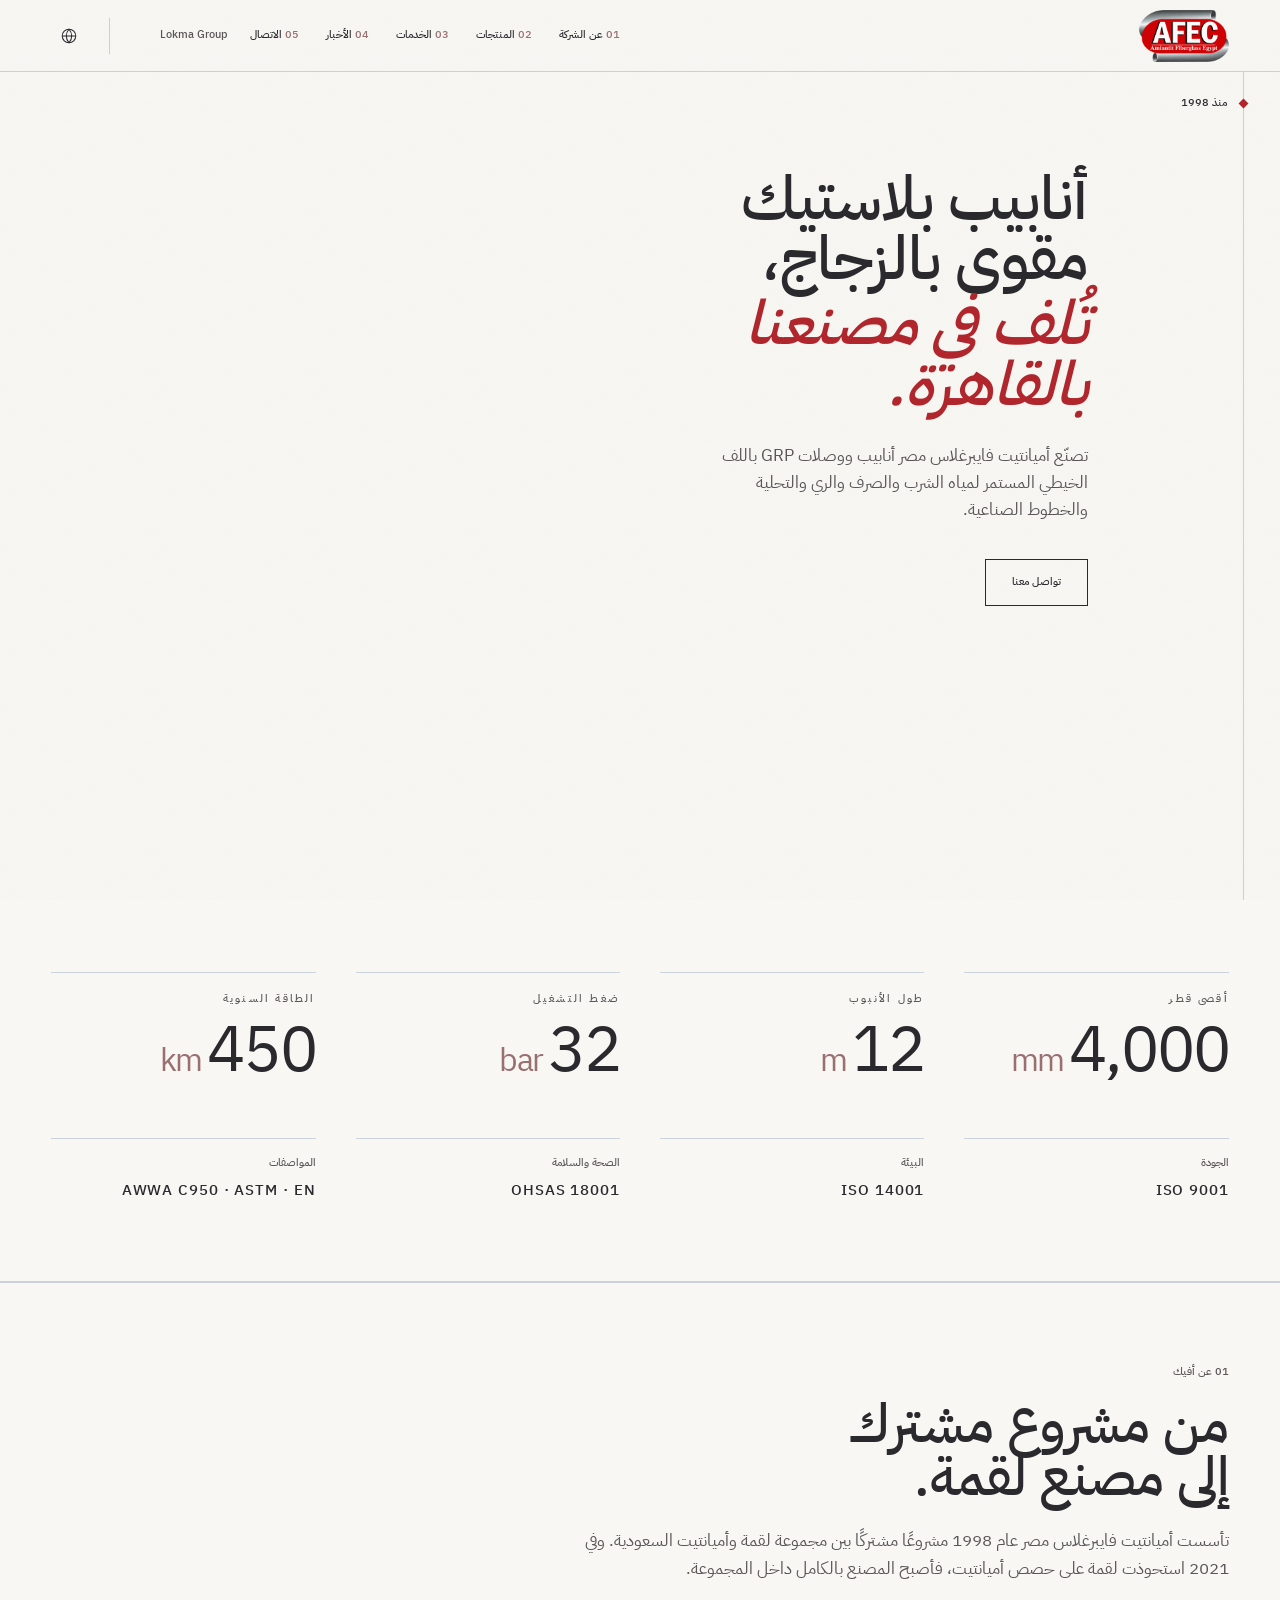
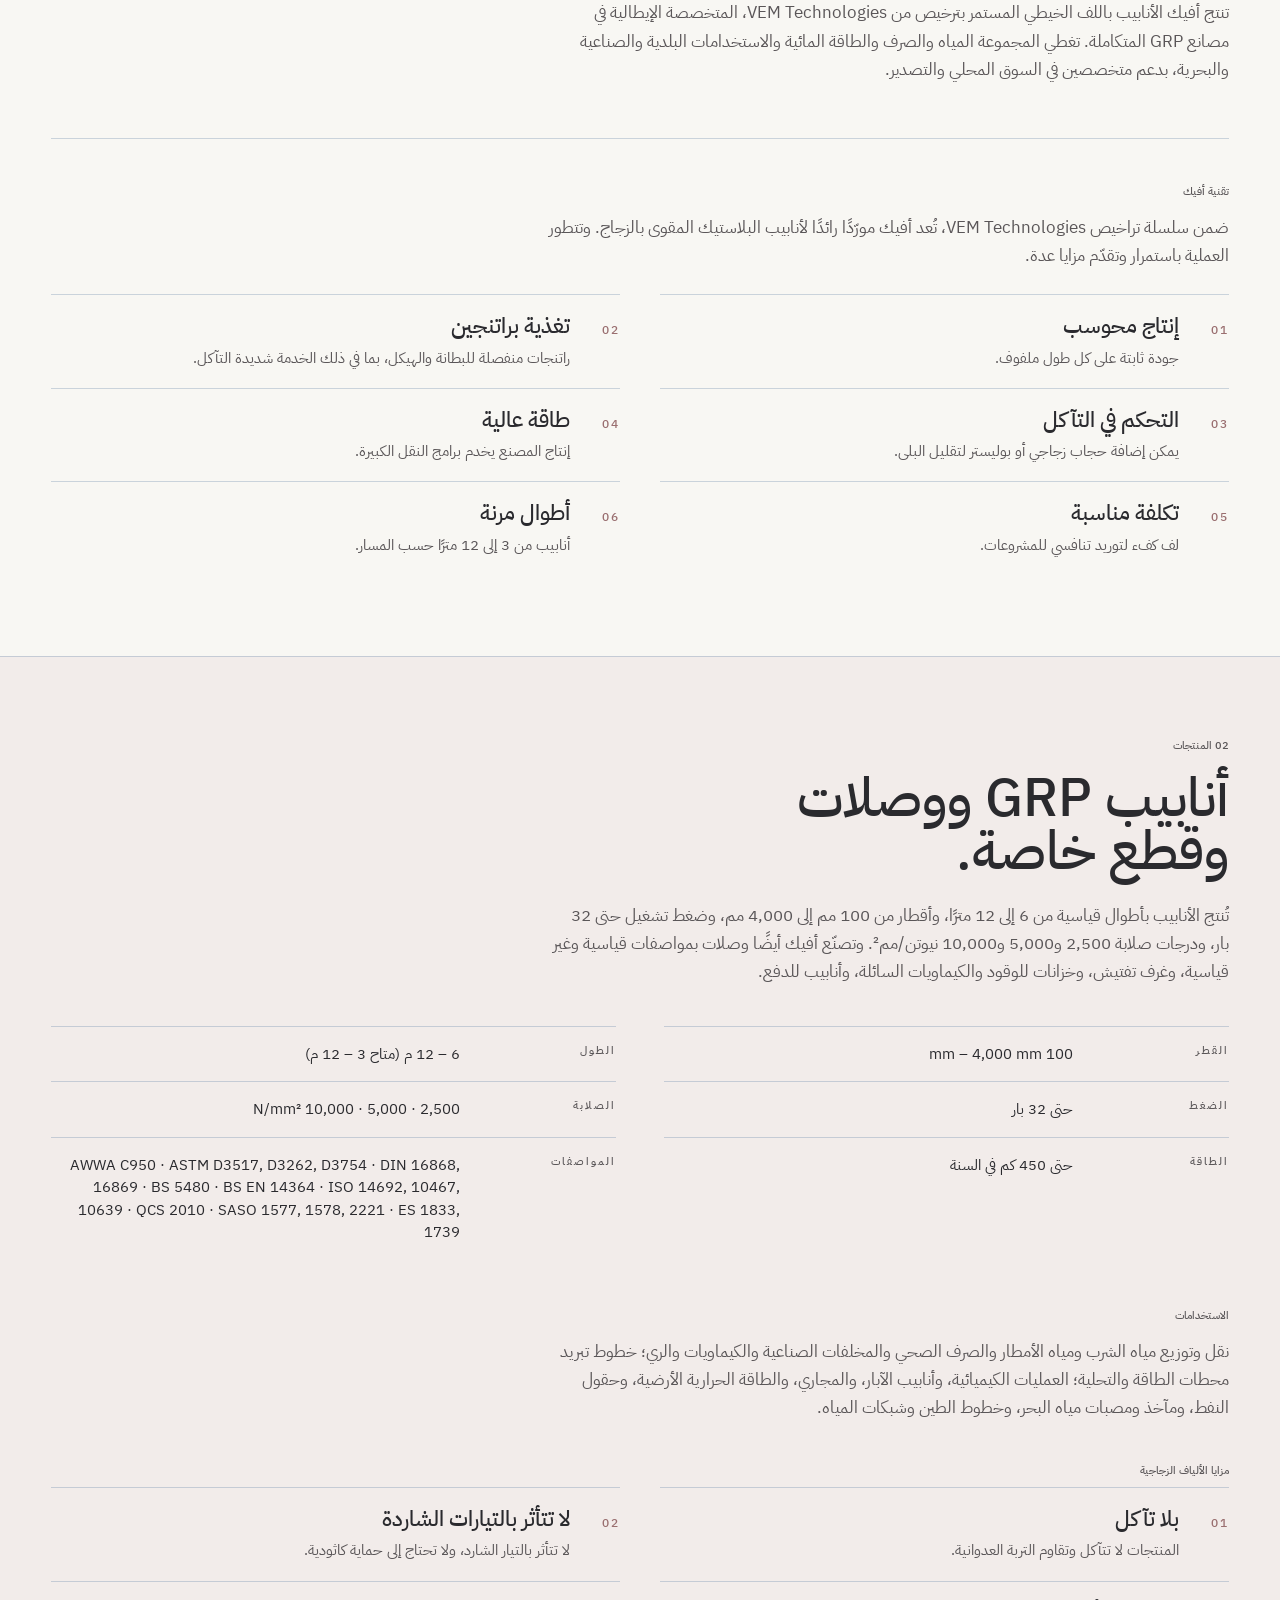
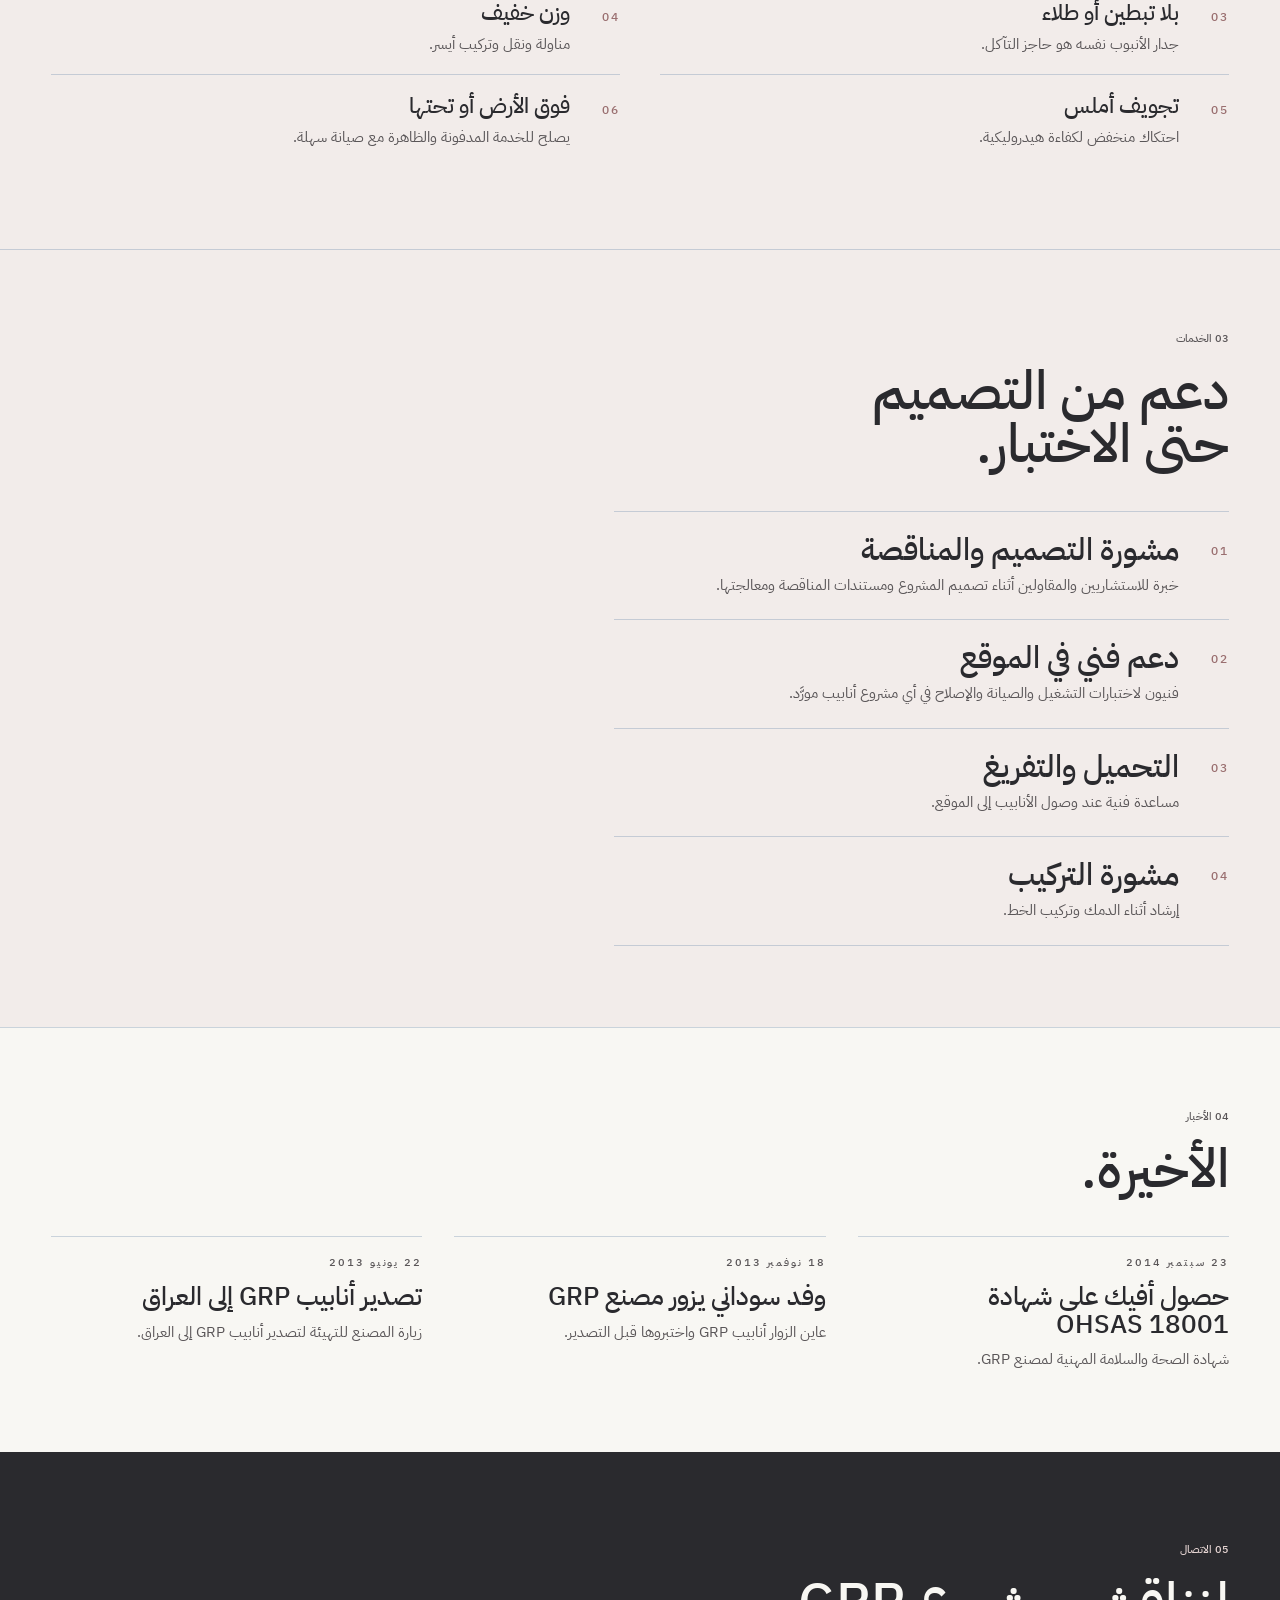
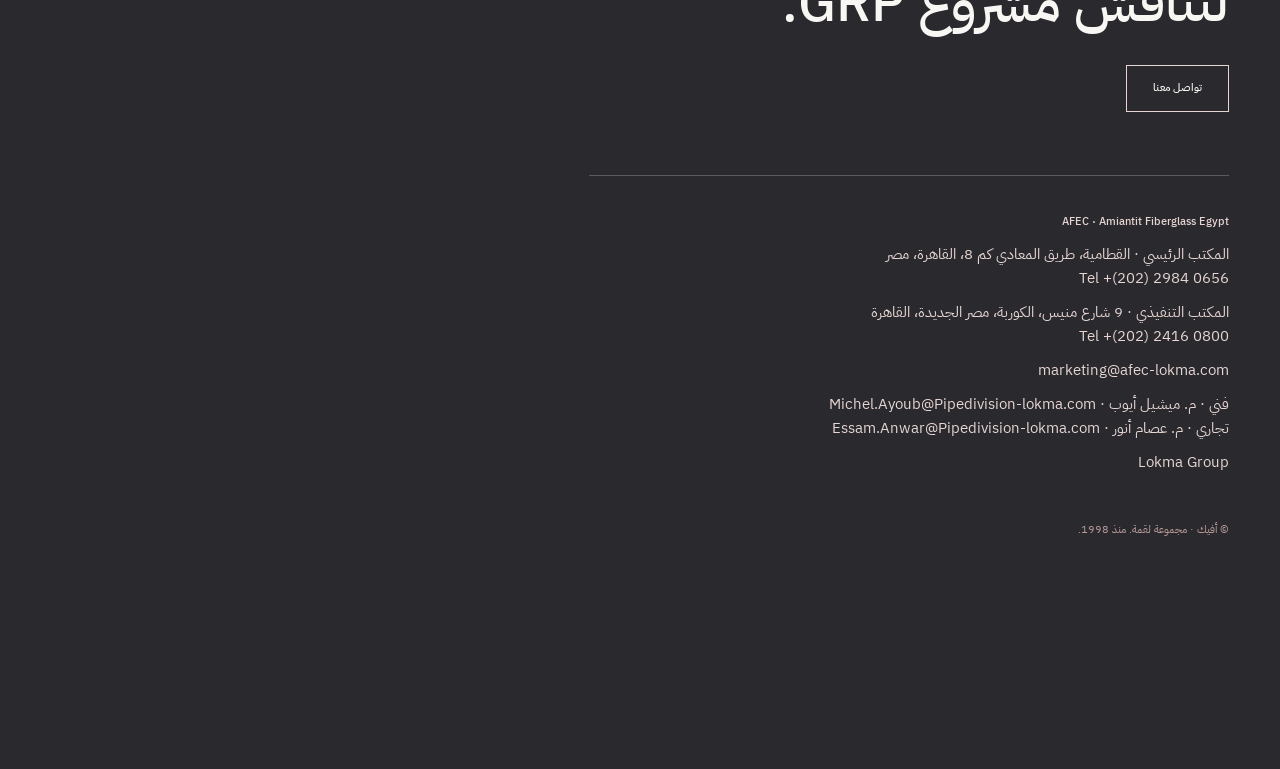
<file: ar/afec/index.html>
<!DOCTYPE html>
<html lang="ar" dir="rtl">
<head>
  <meta charset="UTF-8">
  <meta name="viewport" content="width=device-width, initial-scale=1">
  <title>أفيك — أميانتيت فايبرغلاس مصر · أنابيب GRP</title>
  <meta name="description" content="تصنّع أفيك أنابيب ووصلات البلاستيك المقوى بالزجاج باللف الخيطي المستمر للمياه والصرف والري والتحلية والخطوط الصناعية. منذ 1998، القاهرة.">
  <meta name="theme-color" content="#2A2A2E">
  <link rel="preconnect" href="https://fonts.googleapis.com">
  <link rel="preconnect" href="https://fonts.gstatic.com" crossorigin>
  <link href="https://fonts.googleapis.com/css2?family=Cormorant+Garamond:ital,wght@0,500;0,600;1,500&family=IBM+Plex+Sans:ital,wght@0,400;0,500;1,400&family=IBM+Plex+Sans+Arabic:wght@400;500&display=swap" rel="stylesheet">
  <link rel="preload" as="image" href="../../assets/afec-hero-desktop.jpg" media="(min-width: 1101px), (min-width: 701px) and (min-aspect-ratio: 1/1)">
  <link rel="preload" as="image" href="../../assets/afec-hero-tablet.jpg" media="(min-width: 701px) and (max-width: 1100px) and (max-aspect-ratio: 1/1)">
  <link rel="preload" as="image" href="../../assets/afec-hero-mobile.jpg" media="(max-width: 700px)">
  <link rel="stylesheet" href="../../styles.css">
</head>
<body class="company company-afec">
  <a class="skip" href="#main">تخطي إلى المحتوى</a>

  <header>
    <a class="wordmark wordmark-name" href="#top">
      <img src="../../assets/afec-logo.png" alt="AFEC — Amiantit Fiberglass Egypt" width="89" height="52">
    </a>
    <nav aria-label="الرئيسية">
      <a href="#about"><span>01</span> عن الشركة</a>
      <a href="#products"><span>02</span> المنتجات</a>
      <a href="#services"><span>03</span> الخدمات</a>
      <a href="#news"><span>04</span> الأخبار</a>
      <a href="#contact"><span>05</span> الاتصال</a>
      <a class="group-link" href="../index.html">Lokma Group</a>
    </nav>
    <div class="lang">
      <button type="button" class="lang-button" aria-expanded="false" aria-controls="lang-menu" aria-label="اللغة، العربية">
        <svg viewBox="0 0 24 24" width="18" height="18" aria-hidden="true">
          <circle cx="12" cy="12" r="9" fill="none" stroke="currentColor" stroke-width="1.4"></circle>
          <path d="M3 12h18M12 3c2.4 2.7 3.6 5.7 3.6 9s-1.2 6.3-3.6 9c-2.4-2.7-3.6-5.7-3.6-9s1.2-6.3 3.6-9z" fill="none" stroke="currentColor" stroke-width="1.4"></path>
        </svg>
      </button>
      <ul class="lang-menu" id="lang-menu" hidden>
        <li><a href="../../afec/index.html" lang="en">English</a></li>
        <li><a href="../../fr/afec/index.html" lang="fr">Français</a></li>
        <li><a href="index.html" lang="ar" dir="rtl" aria-current="true">العربية</a></li>
      </ul>
    </div>
  </header>

  <main id="main">
    <section class="company-hero plate-section" id="top">
      <picture class="plate" aria-hidden="true">
        <source media="(max-width: 700px)" srcset="../../assets/afec-hero-mobile.jpg">
        <source media="(max-width: 1100px) and (max-aspect-ratio: 1/1)" srcset="../../assets/afec-hero-tablet.jpg">
        <img src="../../assets/afec-hero-desktop.jpg" alt="" fetchpriority="high" decoding="async">
      </picture>
      <div class="datum" aria-hidden="true">
        <span class="datum-mark">
          <span class="diamond"></span>
          <span class="datum-lines">
            <span class="datum-line">منذ 1998</span>
            <span class="datum-line">أنابيب GRP</span>
            <span class="datum-line">لف مستمر</span>
            <span class="datum-line">Lokma Group</span>
          </span>
        </span>
      </div>
      <div class="hero-copy">
        <h1>أنابيب بلاستيك مقوى بالزجاج، <em>تُلف في مصنعنا بالقاهرة.</em></h1>
        <p class="deck">تصنّع أميانتيت فايبرغلاس مصر أنابيب ووصلات GRP باللف الخيطي المستمر لمياه الشرب والصرف والري والتحلية والخطوط الصناعية.</p>
        <a class="button" href="#contact">تواصل معنا</a>
      </div>
    </section>

    <section class="figures" aria-labelledby="figures-title">
      <h2 id="figures-title" class="visually-hidden">أرقام وشهادات</h2>
      <dl class="numbers">
        <div><dt>أقصى قطر</dt><dd>4,000<span> mm</span></dd></div>
        <div><dt>طول الأنبوب</dt><dd>12<span> m</span></dd></div>
        <div><dt>ضغط التشغيل</dt><dd>32<span> bar</span></dd></div>
        <div><dt>الطاقة السنوية</dt><dd>450<span> km</span></dd></div>
      </dl>
      <ul class="certs" aria-label="شهادات الجودة">
        <li><span class="kicker">الجودة</span><strong>ISO 9001</strong></li>
        <li><span class="kicker">البيئة</span><strong>ISO 14001</strong></li>
        <li><span class="kicker">الصحة والسلامة</span><strong>OHSAS 18001</strong></li>
        <li><span class="kicker">المواصفات</span><strong>AWWA C950 · ASTM · EN</strong></li>
      </ul>
    </section>

    <section class="about" id="about">
      <div class="about-intro">
        <p class="kicker"><span>01</span> عن أفيك</p>
        <h2>من مشروع مشترك إلى مصنع لقمة.</h2>
        <p>تأسست أميانتيت فايبرغلاس مصر عام 1998 مشروعًا مشتركًا بين مجموعة لقمة وأميانتيت السعودية. وفي 2021 استحوذت لقمة على حصص أميانتيت، فأصبح المصنع بالكامل داخل المجموعة.</p>
        <p>تنتج أفيك الأنابيب باللف الخيطي المستمر بترخيص من VEM Technologies، المتخصصة الإيطالية في مصانع GRP المتكاملة. تغطي المجموعة المياه والصرف والطاقة المائية والاستخدامات البلدية والصناعية والبحرية، بدعم متخصصين في السوق المحلي والتصدير.</p>
      </div>

      <div class="about-tech">
        <p class="kicker">تقنية أفيك</p>
        <p class="products-lead">ضمن سلسلة تراخيص VEM Technologies، تُعد أفيك مورّدًا رائدًا لأنابيب البلاستيك المقوى بالزجاج. وتتطور العملية باستمرار وتقدّم مزايا عدة.</p>
        <ul class="feature-list">
          <li>
            <span class="num">01</span>
            <div>
              <h3>إنتاج محوسب</h3>
              <p>جودة ثابتة على كل طول ملفوف.</p>
            </div>
          </li>
          <li>
            <span class="num">02</span>
            <div>
              <h3>تغذية براتنجين</h3>
              <p>راتنجات منفصلة للبطانة والهيكل، بما في ذلك الخدمة شديدة التآكل.</p>
            </div>
          </li>
          <li>
            <span class="num">03</span>
            <div>
              <h3>التحكم في التآكل</h3>
              <p>يمكن إضافة حجاب زجاجي أو بوليستر لتقليل البلى.</p>
            </div>
          </li>
          <li>
            <span class="num">04</span>
            <div>
              <h3>طاقة عالية</h3>
              <p>إنتاج المصنع يخدم برامج النقل الكبيرة.</p>
            </div>
          </li>
          <li>
            <span class="num">05</span>
            <div>
              <h3>تكلفة مناسبة</h3>
              <p>لف كفء لتوريد تنافسي للمشروعات.</p>
            </div>
          </li>
          <li>
            <span class="num">06</span>
            <div>
              <h3>أطوال مرنة</h3>
              <p>أنابيب من 3 إلى 12 مترًا حسب المسار.</p>
            </div>
          </li>
        </ul>
      </div>
    </section>

    <section class="products-block" id="products">
      <p class="kicker"><span>02</span> المنتجات</p>
      <h2>أنابيب GRP ووصلات وقطع خاصة.</h2>
      <p class="products-lead">تُنتج الأنابيب بأطوال قياسية من 6 إلى 12 مترًا، وأقطار من 100 مم إلى 4,000 مم، وضغط تشغيل حتى 32 بار، ودرجات صلابة 2,500 و5,000 و10,000 نيوتن/مم². وتصنّع أفيك أيضًا وصلات بمواصفات قياسية وغير قياسية، وغرف تفتيش، وخزانات للوقود والكيماويات السائلة، وأنابيب للدفع.</p>

      <dl class="spec-table">
        <div>
          <dt>القطر</dt>
          <dd>100 mm – 4,000 mm</dd>
        </div>
        <div>
          <dt>الطول</dt>
          <dd>6 – 12 م (متاح 3 – 12 م)</dd>
        </div>
        <div>
          <dt>الضغط</dt>
          <dd>حتى 32 بار</dd>
        </div>
        <div>
          <dt>الصلابة</dt>
          <dd>2,500 · 5,000 · 10,000 N/mm²</dd>
        </div>
        <div>
          <dt>الطاقة</dt>
          <dd>حتى 450 كم في السنة</dd>
        </div>
        <div>
          <dt>المواصفات</dt>
          <dd>AWWA C950 · ASTM D3517, D3262, D3754 · DIN 16868, 16869 · BS 5480 · BS EN 14364 · ISO 14692, 10467, 10639 · QCS 2010 · SASO 1577, 1578, 2221 · ES 1833, 1739</dd>
        </div>
      </dl>

      <p class="kicker">الاستخدامات</p>
      <p class="products-lead">نقل وتوزيع مياه الشرب ومياه الأمطار والصرف الصحي والمخلفات الصناعية والكيماويات والري؛ خطوط تبريد محطات الطاقة والتحلية؛ العمليات الكيميائية، وأنابيب الآبار، والمجاري، والطاقة الحرارية الأرضية، وحقول النفط، ومآخذ ومصبات مياه البحر، وخطوط الطين وشبكات المياه.</p>

      <p class="kicker">مزايا الألياف الزجاجية</p>
      <ul class="feature-list">
        <li>
          <span class="num">01</span>
          <div>
            <h3>بلا تآكل</h3>
            <p>المنتجات لا تتآكل وتقاوم التربة العدوانية.</p>
          </div>
        </li>
        <li>
          <span class="num">02</span>
          <div>
            <h3>لا تتأثر بالتيارات الشاردة</h3>
            <p>لا تتأثر بالتيار الشارد، ولا تحتاج إلى حماية كاثودية.</p>
          </div>
        </li>
        <li>
          <span class="num">03</span>
          <div>
            <h3>بلا تبطين أو طلاء</h3>
            <p>جدار الأنبوب نفسه هو حاجز التآكل.</p>
          </div>
        </li>
        <li>
          <span class="num">04</span>
          <div>
            <h3>وزن خفيف</h3>
            <p>مناولة ونقل وتركيب أيسر.</p>
          </div>
        </li>
        <li>
          <span class="num">05</span>
          <div>
            <h3>تجويف أملس</h3>
            <p>احتكاك منخفض لكفاءة هيدروليكية.</p>
          </div>
        </li>
        <li>
          <span class="num">06</span>
          <div>
            <h3>فوق الأرض أو تحتها</h3>
            <p>يصلح للخدمة المدفونة والظاهرة مع صيانة سهلة.</p>
          </div>
        </li>
      </ul>
    </section>

    <section class="services" id="services">
      <div class="services-copy">
        <p class="kicker"><span>03</span> الخدمات</p>
        <h2>دعم من التصميم حتى الاختبار.</h2>
        <ol class="service-list">
          <li>
            <span class="num">01</span>
            <div>
              <h3>مشورة التصميم والمناقصة</h3>
              <p>خبرة للاستشاريين والمقاولين أثناء تصميم المشروع ومستندات المناقصة ومعالجتها.</p>
            </div>
          </li>
          <li>
            <span class="num">02</span>
            <div>
              <h3>دعم فني في الموقع</h3>
              <p>فنيون لاختبارات التشغيل والصيانة والإصلاح في أي مشروع أنابيب مورَّد.</p>
            </div>
          </li>
          <li>
            <span class="num">03</span>
            <div>
              <h3>التحميل والتفريغ</h3>
              <p>مساعدة فنية عند وصول الأنابيب إلى الموقع.</p>
            </div>
          </li>
          <li>
            <span class="num">04</span>
            <div>
              <h3>مشورة التركيب</h3>
              <p>إرشاد أثناء الدمك وتركيب الخط.</p>
            </div>
          </li>
        </ol>
      </div>
    </section>

    <section class="news" id="news">
      <div class="news-head">
        <p class="kicker"><span>04</span> الأخبار</p>
        <h2>الأخيرة.</h2>
      </div>
      <ul class="news-list">
        <li>
          <time datetime="2014-09-23">23 سبتمبر 2014</time>
          <h3>حصول أفيك على شهادة OHSAS 18001</h3>
          <p>شهادة الصحة والسلامة المهنية لمصنع GRP.</p>
        </li>
        <li>
          <time datetime="2013-11-18">18 نوفمبر 2013</time>
          <h3>وفد سوداني يزور مصنع GRP</h3>
          <p>عاين الزوار أنابيب GRP واختبروها قبل التصدير.</p>
        </li>
        <li>
          <time datetime="2013-06-22">22 يونيو 2013</time>
          <h3>تصدير أنابيب GRP إلى العراق</h3>
          <p>زيارة المصنع للتهيئة لتصدير أنابيب GRP إلى العراق.</p>
        </li>
      </ul>
    </section>

    <section class="contact plate-section" id="contact">
      <picture class="plate" aria-hidden="true">
        <source media="(max-width: 700px)" srcset="../../assets/home-contact-navy-mobile.webp">
        <img src="../../assets/home-contact-navy-desktop.webp" alt="" loading="lazy" decoding="async">
      </picture>
      <div class="contact-invite">
        <p class="kicker kicker-light"><span>05</span> الاتصال</p>
        <h2>لنناقش مشروع GRP.</h2>
        <a class="button button-light" href="mailto:marketing@afec-lokma.com">تواصل معنا</a>
      </div>
      <div class="contact-grid">
        <address>
          <span class="kicker kicker-light">AFEC · Amiantit Fiberglass Egypt</span>
          <p>المكتب الرئيسي · القطامية، طريق المعادي كم 8، القاهرة، مصر<br>Tel <a href="tel:+20229840656">+(202) 2984 0656</a></p>
          <p>المكتب التنفيذي · 9 شارع منيس، الكوربة، مصر الجديدة، القاهرة<br>Tel <a href="tel:+20224160800">+(202) 2416 0800</a></p>
          <p><a href="mailto:marketing@afec-lokma.com">marketing@afec-lokma.com</a></p>
          <p>فني · م. ميشيل أيوب · <a href="mailto:Michel.Ayoub@Pipedivision-lokma.com">Michel.Ayoub@Pipedivision-lokma.com</a><br>تجاري · م. عصام أنور · <a href="mailto:Essam.Anwar@Pipedivision-lokma.com">Essam.Anwar@Pipedivision-lokma.com</a></p>
          <p><a href="../index.html">Lokma Group</a></p>
        </address>
      </div>
      <p class="colophon">© أفيك · مجموعة لقمة. منذ 1998.</p>
    </section>
  </main>

  <script src="../../site.js"></script>
</body>
</html>
</file>
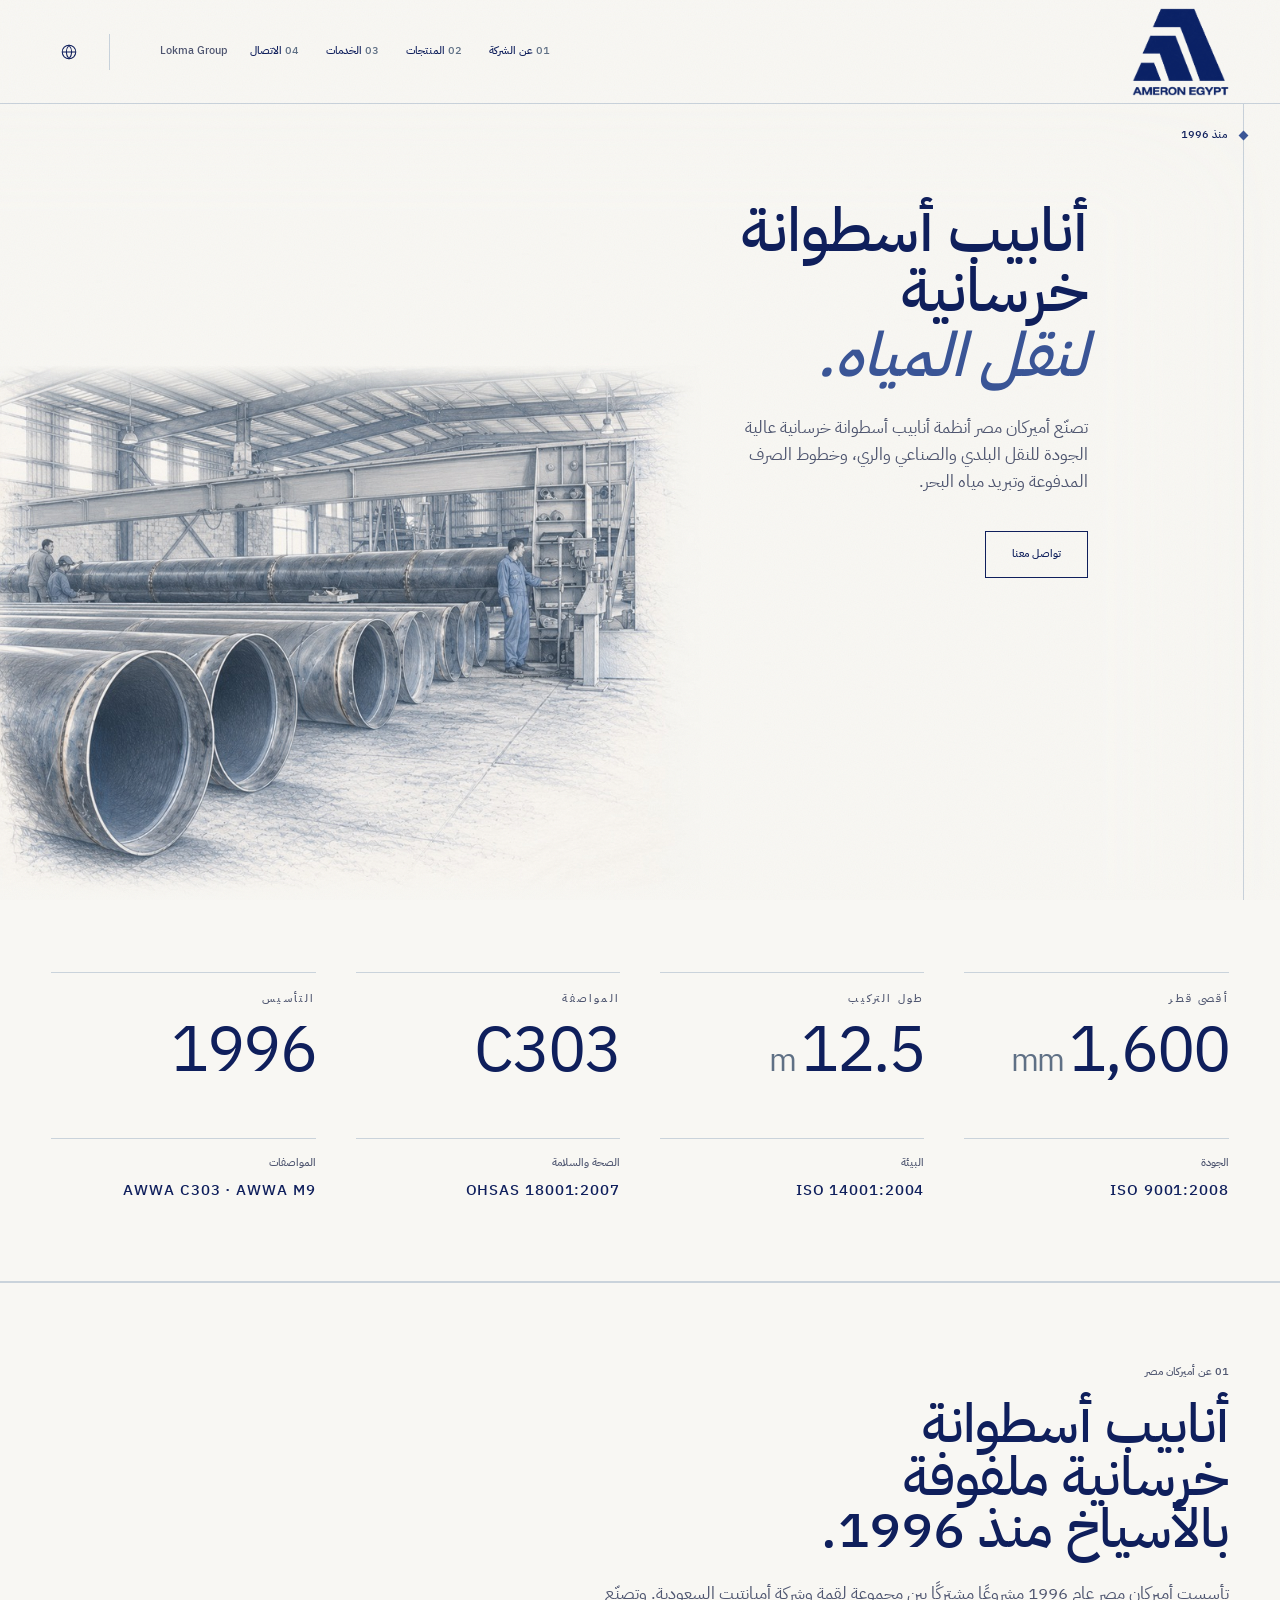
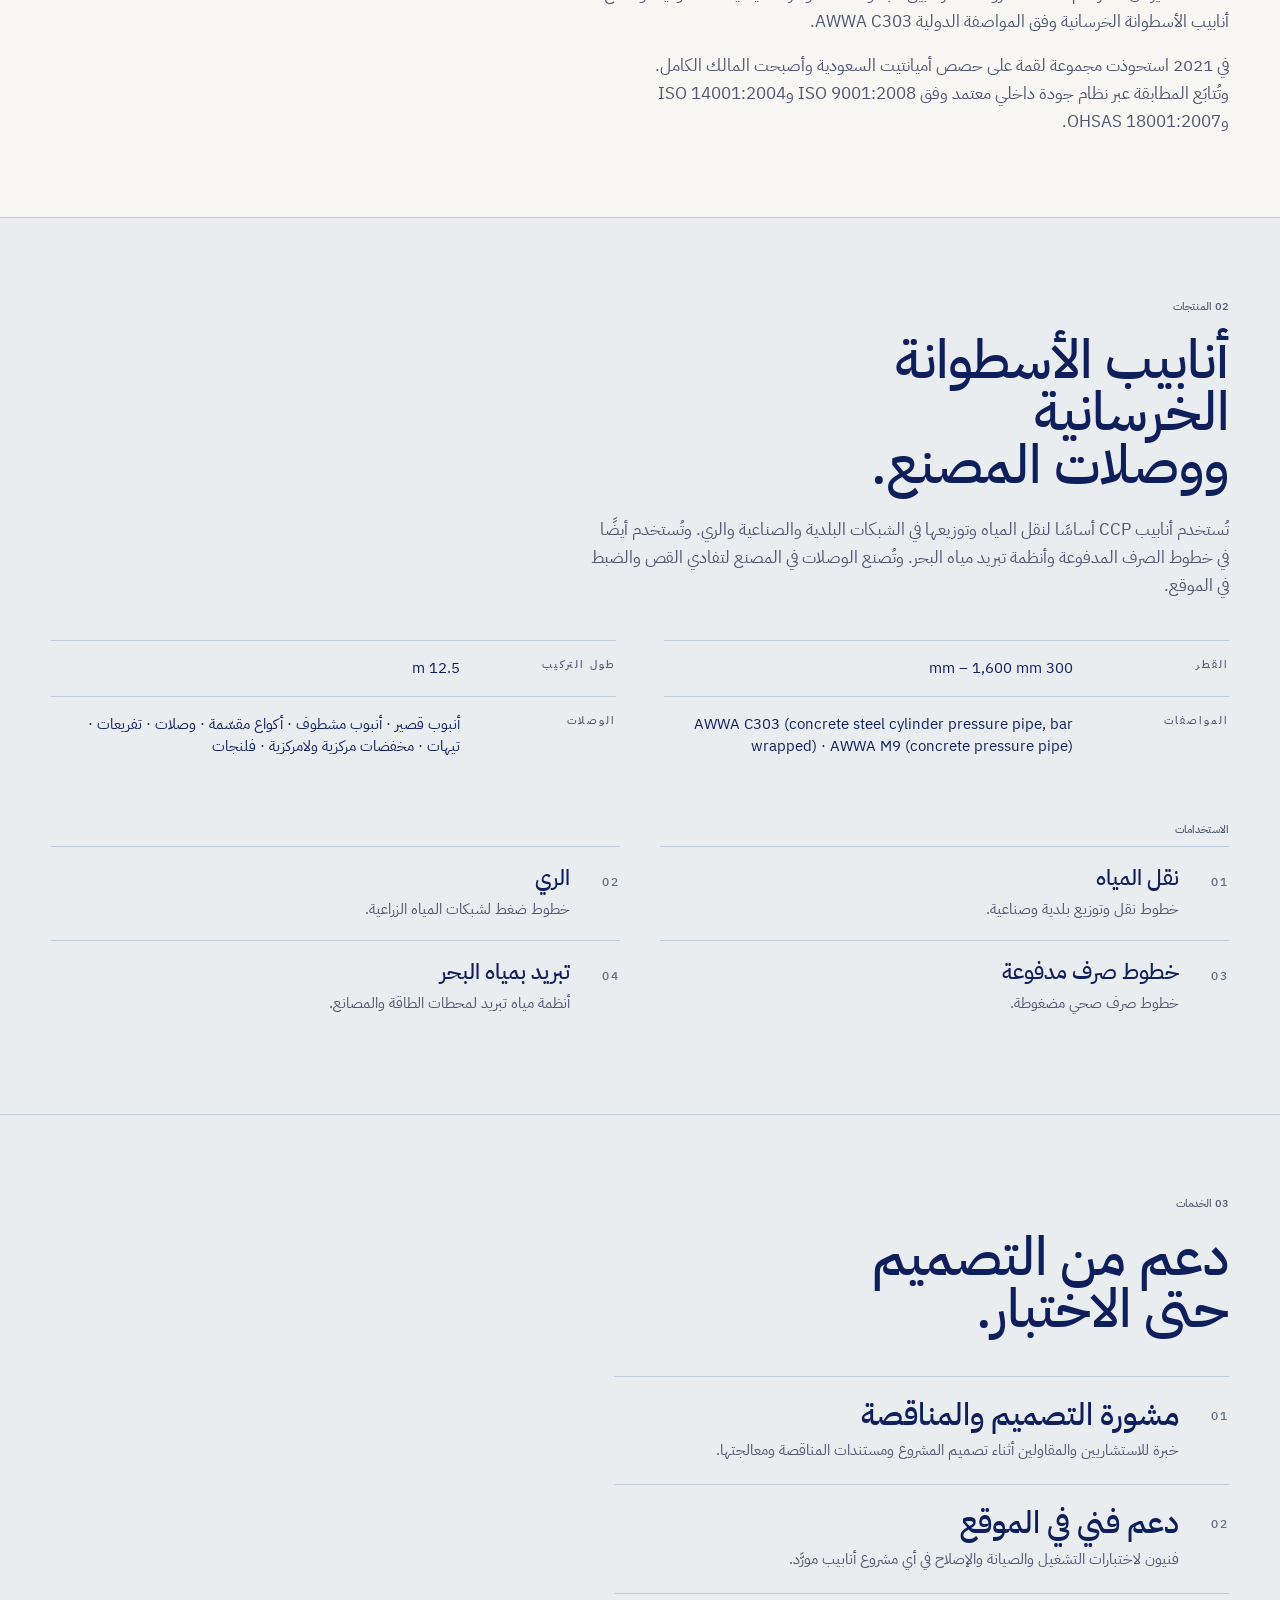
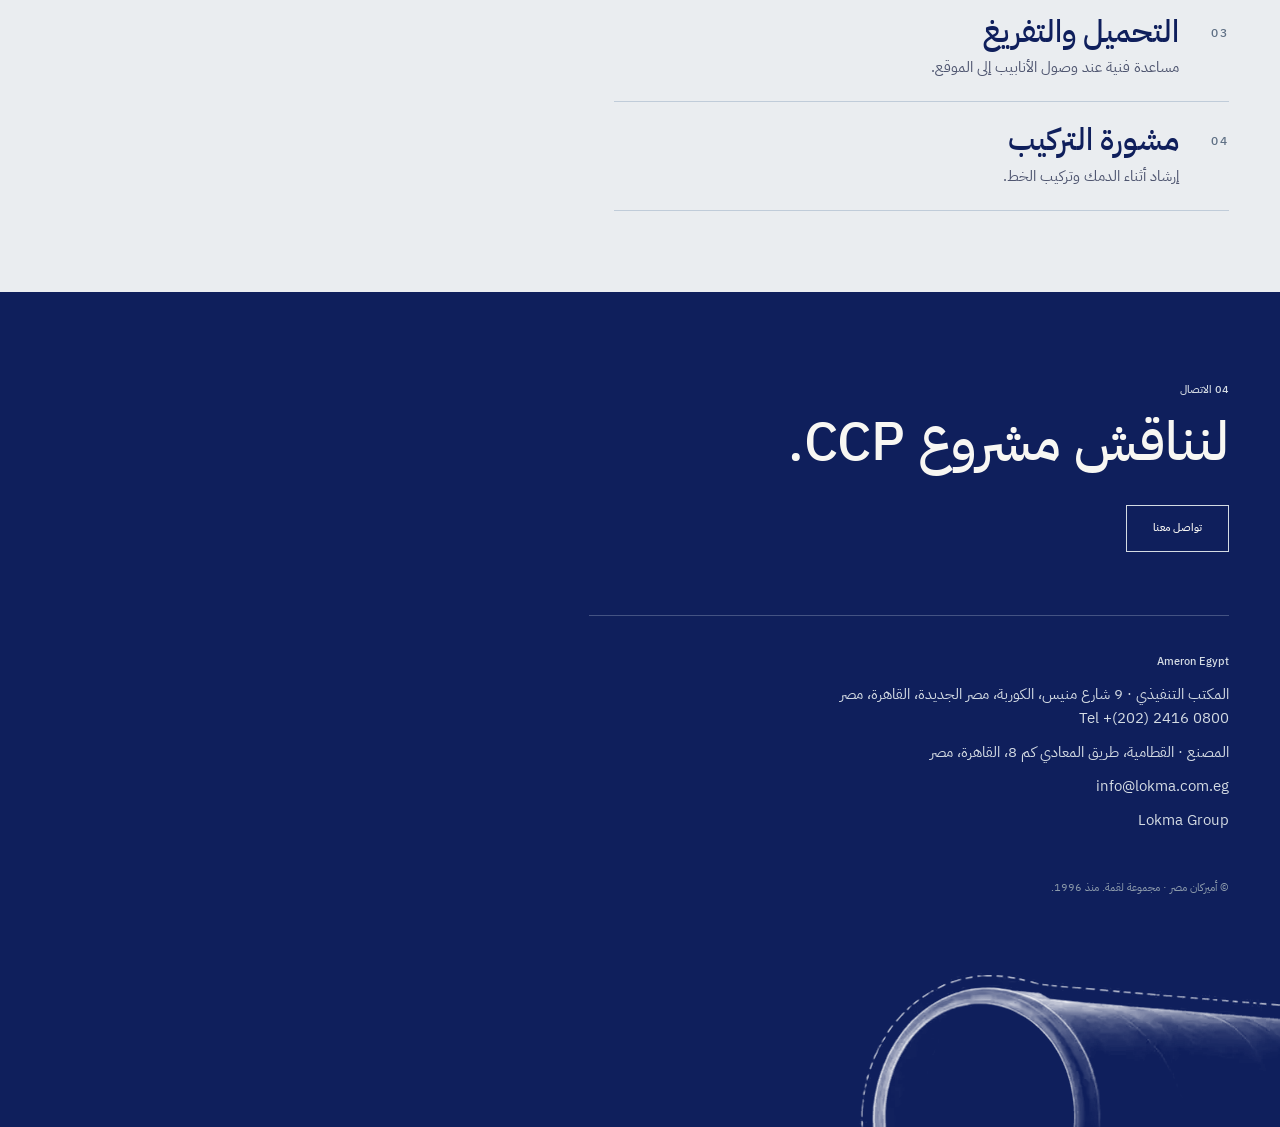
<file: ar/ameron/index.html>
<!DOCTYPE html>
<html lang="ar" dir="rtl">
<head>
  <meta charset="UTF-8">
  <meta name="viewport" content="width=device-width, initial-scale=1">
  <title>أميركان مصر — أنابيب الأسطوانة الخرسانية</title>
  <meta name="description" content="تصنّع أميركان مصر أنابيب الأسطوانة الخرسانية وفق AWWA C303 لنقل المياه والري وخطوط الصرف المدفوعة وتبريد مياه البحر. منذ 1996، القاهرة.">
  <meta name="theme-color" content="#0F1F5C">
  <link rel="preconnect" href="https://fonts.googleapis.com">
  <link rel="preconnect" href="https://fonts.gstatic.com" crossorigin>
  <link href="https://fonts.googleapis.com/css2?family=Cormorant+Garamond:ital,wght@0,500;0,600;1,500&family=IBM+Plex+Sans:ital,wght@0,400;0,500;1,400&family=IBM+Plex+Sans+Arabic:wght@400;500&display=swap" rel="stylesheet">
  <link rel="preload" as="image" href="../../assets/ameron-hero-desktop.jpg" media="(min-width: 1101px), (min-width: 701px) and (min-aspect-ratio: 1/1)">
  <link rel="preload" as="image" href="../../assets/ameron-hero-tablet.jpg" media="(min-width: 701px) and (max-width: 1100px) and (max-aspect-ratio: 1/1)">
  <link rel="preload" as="image" href="../../assets/ameron-hero-mobile.jpg" media="(max-width: 700px)">
  <link rel="stylesheet" href="../../styles.css">
</head>
<body class="company company-ameron">
  <a class="skip" href="#main">تخطي إلى المحتوى</a>

  <header>
    <a class="wordmark wordmark-name" href="#top">
      <img src="../../assets/ameron-logo.png" alt="Ameron Egypt" width="97" height="88">
    </a>
    <nav aria-label="الرئيسية">
      <a href="#about"><span>01</span> عن الشركة</a>
      <a href="#products"><span>02</span> المنتجات</a>
      <a href="#services"><span>03</span> الخدمات</a>
      <a href="#contact"><span>04</span> الاتصال</a>
      <a class="group-link" href="../index.html">Lokma Group</a>
    </nav>
    <div class="lang">
      <button type="button" class="lang-button" aria-expanded="false" aria-controls="lang-menu" aria-label="اللغة، العربية">
        <svg viewBox="0 0 24 24" width="18" height="18" aria-hidden="true">
          <circle cx="12" cy="12" r="9" fill="none" stroke="currentColor" stroke-width="1.4"></circle>
          <path d="M3 12h18M12 3c2.4 2.7 3.6 5.7 3.6 9s-1.2 6.3-3.6 9c-2.4-2.7-3.6-5.7-3.6-9s1.2-6.3 3.6-9z" fill="none" stroke="currentColor" stroke-width="1.4"></path>
        </svg>
      </button>
      <ul class="lang-menu" id="lang-menu" hidden>
        <li><a href="../../ameron/index.html" lang="en">English</a></li>
        <li><a href="../../fr/ameron/index.html" lang="fr">Français</a></li>
        <li><a href="index.html" lang="ar" dir="rtl" aria-current="true">العربية</a></li>
      </ul>
    </div>
  </header>

  <main id="main">
    <section class="company-hero plate-section" id="top">
      <picture class="plate" aria-hidden="true">
        <source media="(max-width: 700px)" srcset="../../assets/ameron-hero-mobile.jpg">
        <source media="(max-width: 1100px) and (max-aspect-ratio: 1/1)" srcset="../../assets/ameron-hero-tablet.jpg">
        <img src="../../assets/ameron-hero-desktop.jpg" alt="" fetchpriority="high" decoding="async">
      </picture>
      <div class="datum" aria-hidden="true">
        <span class="datum-mark">
          <span class="diamond"></span>
          <span class="datum-lines">
            <span class="datum-line">منذ 1996</span>
            <span class="datum-line">أنابيب CCP</span>
            <span class="datum-line">AWWA C303</span>
            <span class="datum-line">Lokma Group</span>
          </span>
        </span>
      </div>
      <div class="hero-copy">
        <h1>أنابيب أسطوانة خرسانية <em>لنقل المياه.</em></h1>
        <p class="deck">تصنّع أميركان مصر أنظمة أنابيب أسطوانة خرسانية عالية الجودة للنقل البلدي والصناعي والري، وخطوط الصرف المدفوعة وتبريد مياه البحر.</p>
        <a class="button" href="#contact">تواصل معنا</a>
      </div>
    </section>

    <section class="figures" aria-labelledby="figures-title">
      <h2 id="figures-title" class="visually-hidden">أرقام وشهادات</h2>
      <dl class="numbers">
        <div><dt>أقصى قطر</dt><dd>1,600<span> mm</span></dd></div>
        <div><dt>طول التركيب</dt><dd>12.5<span> m</span></dd></div>
        <div><dt>المواصفة</dt><dd>C303</dd></div>
        <div><dt>التأسيس</dt><dd>1996</dd></div>
      </dl>
      <ul class="certs" aria-label="شهادات الجودة">
        <li><span class="kicker">الجودة</span><strong>ISO 9001:2008</strong></li>
        <li><span class="kicker">البيئة</span><strong>ISO 14001:2004</strong></li>
        <li><span class="kicker">الصحة والسلامة</span><strong>OHSAS 18001:2007</strong></li>
        <li><span class="kicker">المواصفات</span><strong>AWWA C303 · AWWA M9</strong></li>
      </ul>
    </section>

    <section class="about" id="about">
      <div class="about-intro">
        <p class="kicker"><span>01</span> عن أميركان مصر</p>
        <h2>أنابيب أسطوانة خرسانية ملفوفة بالأسياخ منذ 1996.</h2>
        <p>تأسست أميركان مصر عام 1996 مشروعًا مشتركًا بين مجموعة لقمة وشركة أميانتيت السعودية. وتصنّع أنابيب الأسطوانة الخرسانية وفق المواصفة الدولية AWWA C303.</p>
        <p>في 2021 استحوذت مجموعة لقمة على حصص أميانتيت السعودية وأصبحت المالك الكامل. وتُتابَع المطابقة عبر نظام جودة داخلي معتمد وفق ISO 9001:2008 وISO 14001:2004 وOHSAS 18001:2007.</p>
      </div>
    </section>

    <section class="products-block" id="products">
      <p class="kicker"><span>02</span> المنتجات</p>
      <h2>أنابيب الأسطوانة الخرسانية ووصلات المصنع.</h2>
      <p class="products-lead">تُستخدم أنابيب CCP أساسًا لنقل المياه وتوزيعها في الشبكات البلدية والصناعية والري. وتُستخدم أيضًا في خطوط الصرف المدفوعة وأنظمة تبريد مياه البحر. وتُصنع الوصلات في المصنع لتفادي القص والضبط في الموقع.</p>

      <dl class="spec-table">
        <div>
          <dt>القطر</dt>
          <dd>300 mm – 1,600 mm</dd>
        </div>
        <div>
          <dt>طول التركيب</dt>
          <dd>12.5 m</dd>
        </div>
        <div>
          <dt>المواصفات</dt>
          <dd>AWWA C303 (concrete steel cylinder pressure pipe, bar wrapped) · AWWA M9 (concrete pressure pipe)</dd>
        </div>
        <div>
          <dt>الوصلات</dt>
          <dd>أنبوب قصير · أنبوب مشطوف · أكواع مقسّمة · وصلات · تفريعات · تيهات · مخفضات مركزية ولامركزية · فلنجات</dd>
        </div>
      </dl>

      <p class="kicker">الاستخدامات</p>
      <ul class="feature-list">
        <li>
          <span class="num">01</span>
          <div>
            <h3>نقل المياه</h3>
            <p>خطوط نقل وتوزيع بلدية وصناعية.</p>
          </div>
        </li>
        <li>
          <span class="num">02</span>
          <div>
            <h3>الري</h3>
            <p>خطوط ضغط لشبكات المياه الزراعية.</p>
          </div>
        </li>
        <li>
          <span class="num">03</span>
          <div>
            <h3>خطوط صرف مدفوعة</h3>
            <p>خطوط صرف صحي مضغوطة.</p>
          </div>
        </li>
        <li>
          <span class="num">04</span>
          <div>
            <h3>تبريد بمياه البحر</h3>
            <p>أنظمة مياه تبريد لمحطات الطاقة والمصانع.</p>
          </div>
        </li>
      </ul>
    </section>

    <section class="services" id="services">
      <div class="services-copy">
        <p class="kicker"><span>03</span> الخدمات</p>
        <h2>دعم من التصميم حتى الاختبار.</h2>
        <ol class="service-list">
          <li>
            <span class="num">01</span>
            <div>
              <h3>مشورة التصميم والمناقصة</h3>
              <p>خبرة للاستشاريين والمقاولين أثناء تصميم المشروع ومستندات المناقصة ومعالجتها.</p>
            </div>
          </li>
          <li>
            <span class="num">02</span>
            <div>
              <h3>دعم فني في الموقع</h3>
              <p>فنيون لاختبارات التشغيل والصيانة والإصلاح في أي مشروع أنابيب مورَّد.</p>
            </div>
          </li>
          <li>
            <span class="num">03</span>
            <div>
              <h3>التحميل والتفريغ</h3>
              <p>مساعدة فنية عند وصول الأنابيب إلى الموقع.</p>
            </div>
          </li>
          <li>
            <span class="num">04</span>
            <div>
              <h3>مشورة التركيب</h3>
              <p>إرشاد أثناء الدمك وتركيب الخط.</p>
            </div>
          </li>
        </ol>
      </div>
    </section>

    <section class="contact plate-section" id="contact">
      <picture class="plate" aria-hidden="true">
        <source media="(max-width: 700px)" srcset="../../assets/home-contact-navy-mobile.webp">
        <img src="../../assets/home-contact-navy-desktop.webp" alt="" loading="lazy" decoding="async">
      </picture>
      <div class="contact-invite">
        <p class="kicker kicker-light"><span>04</span> الاتصال</p>
        <h2>لنناقش مشروع CCP.</h2>
        <a class="button button-light" href="mailto:info@lokma.com.eg">تواصل معنا</a>
      </div>
      <div class="contact-grid">
        <!-- Confirm address, phone and email for Ameron Egypt before launch. -->
        <address>
          <span class="kicker kicker-light">Ameron Egypt</span>
          <p>المكتب التنفيذي · 9 شارع منيس، الكوربة، مصر الجديدة، القاهرة، مصر<br>Tel <a href="tel:+20224160800">+(202) 2416 0800</a></p>
          <p>المصنع · القطامية، طريق المعادي كم 8، القاهرة، مصر</p>
          <p><a href="mailto:info@lokma.com.eg">info@lokma.com.eg</a></p>
          <p><a href="../index.html">Lokma Group</a></p>
        </address>
      </div>
      <p class="colophon">© أميركان مصر · مجموعة لقمة. منذ 1996.</p>
    </section>
  </main>

  <script src="../../site.js"></script>
</body>
</html>
</file>
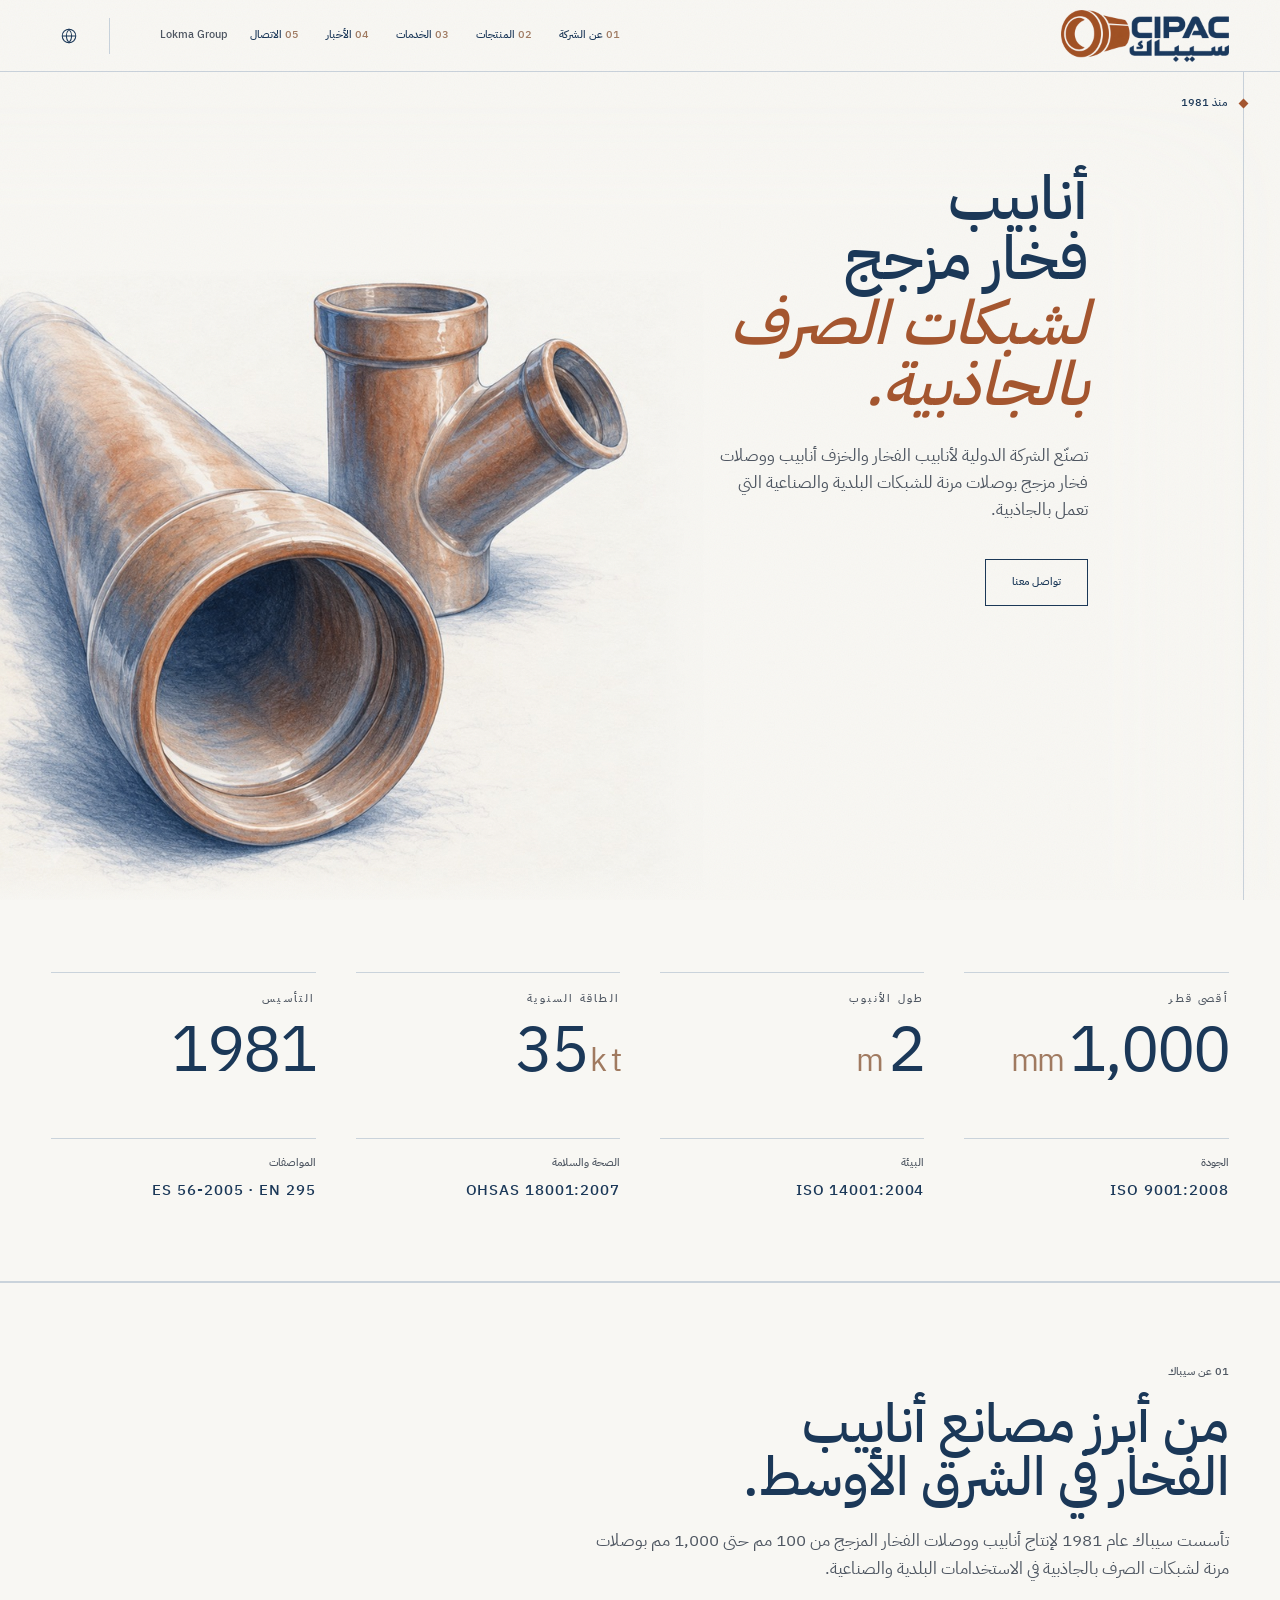
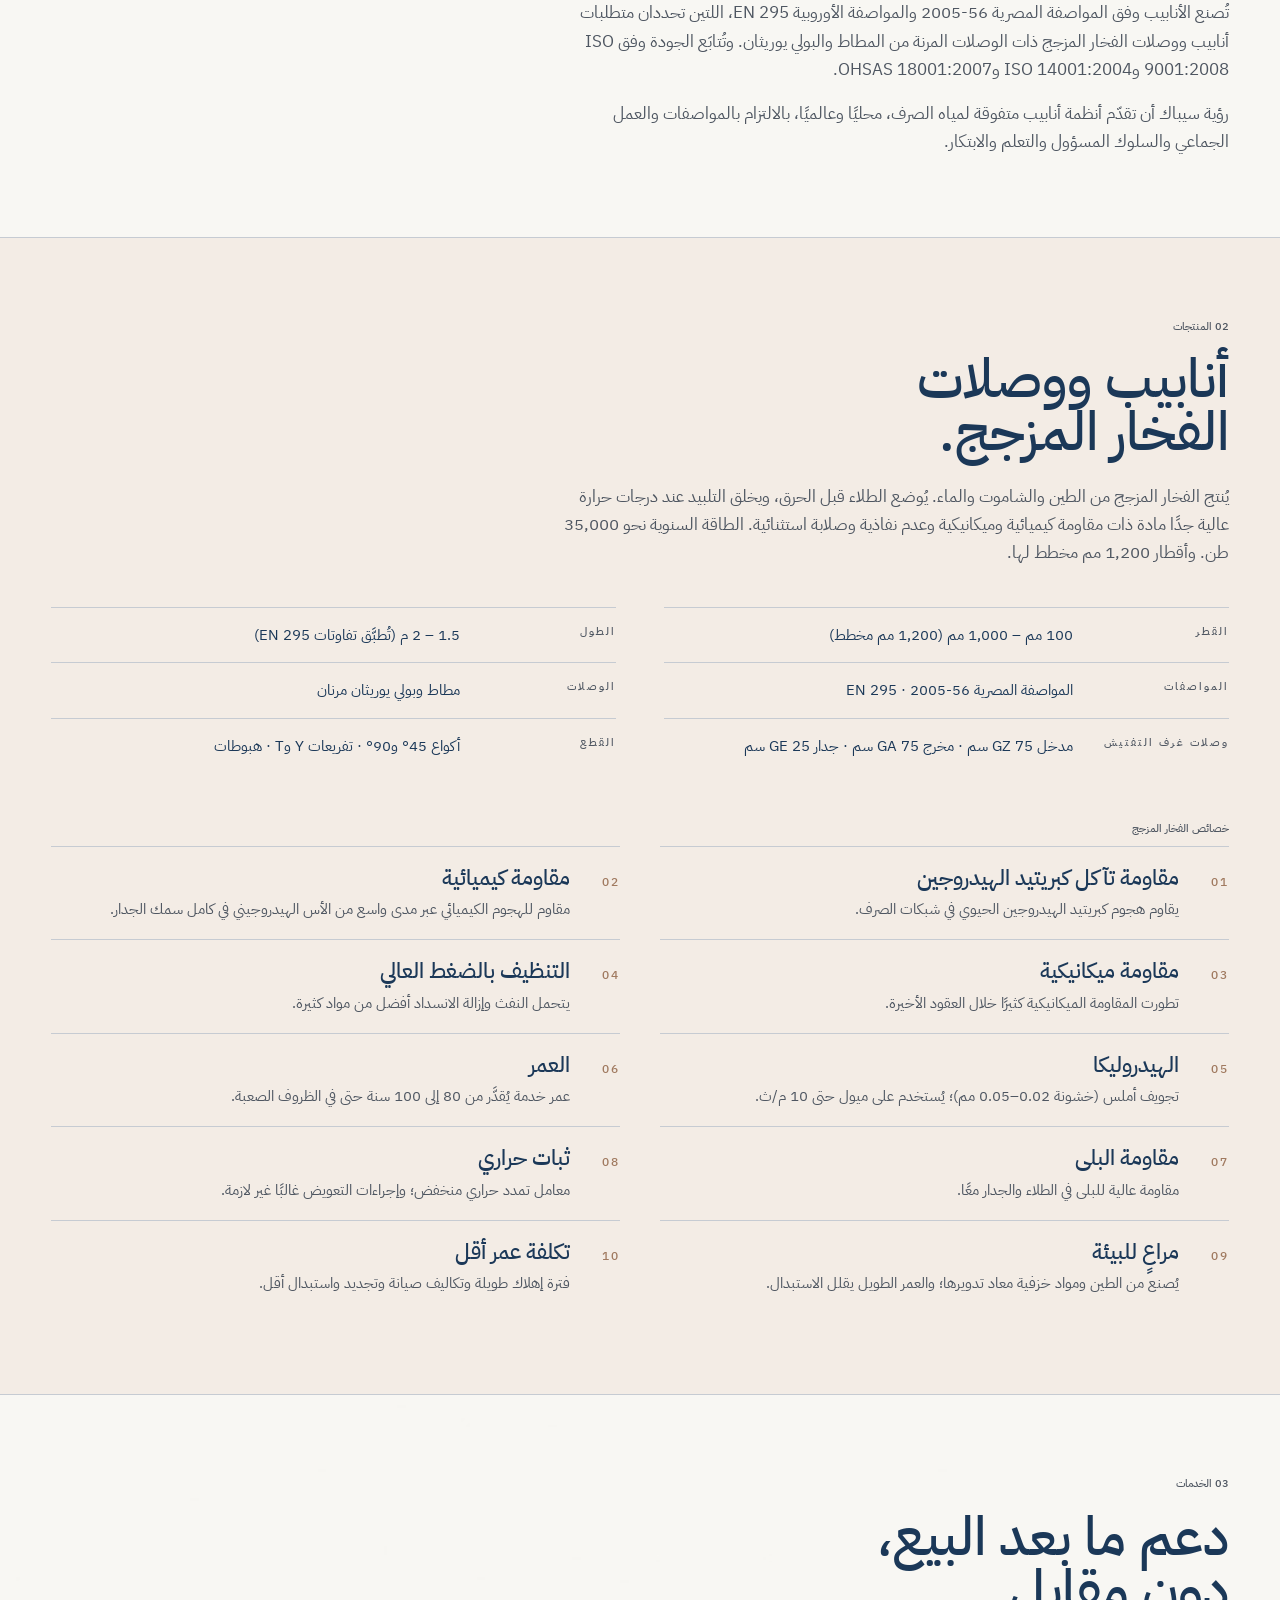
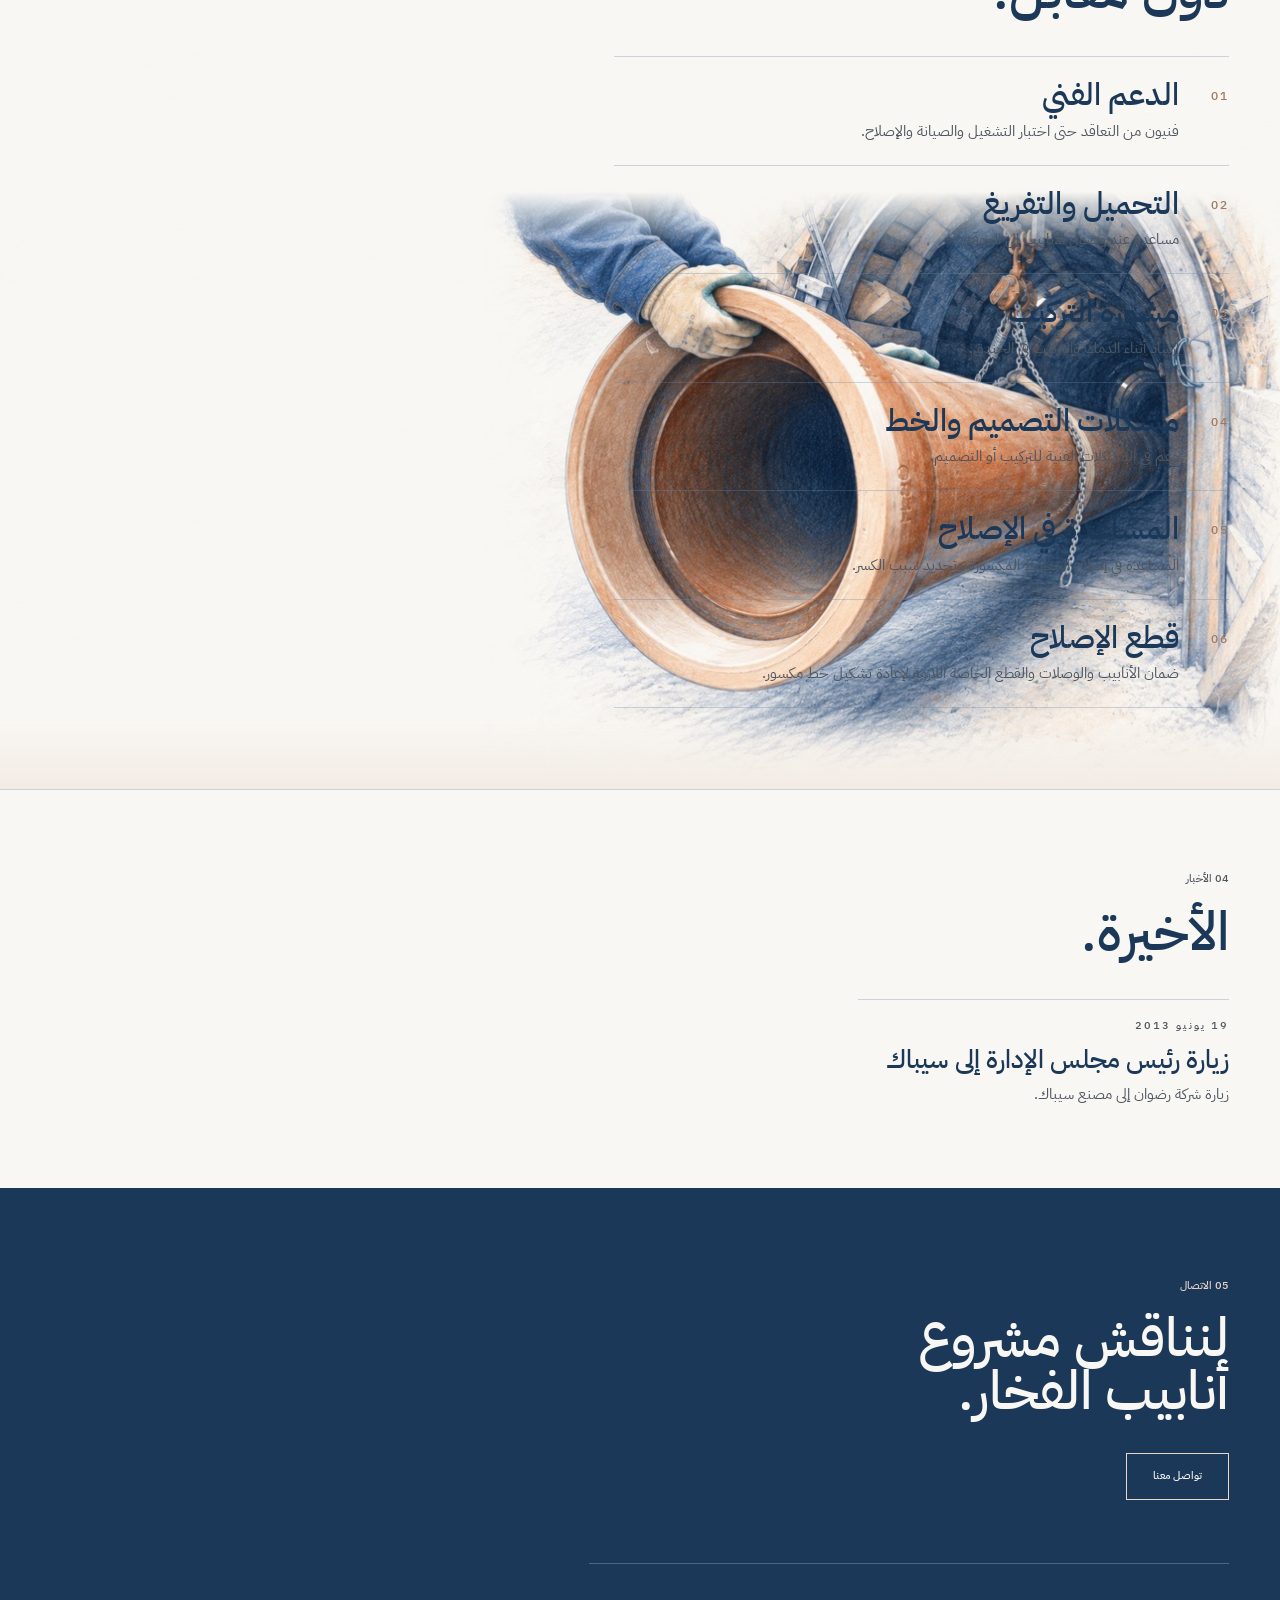
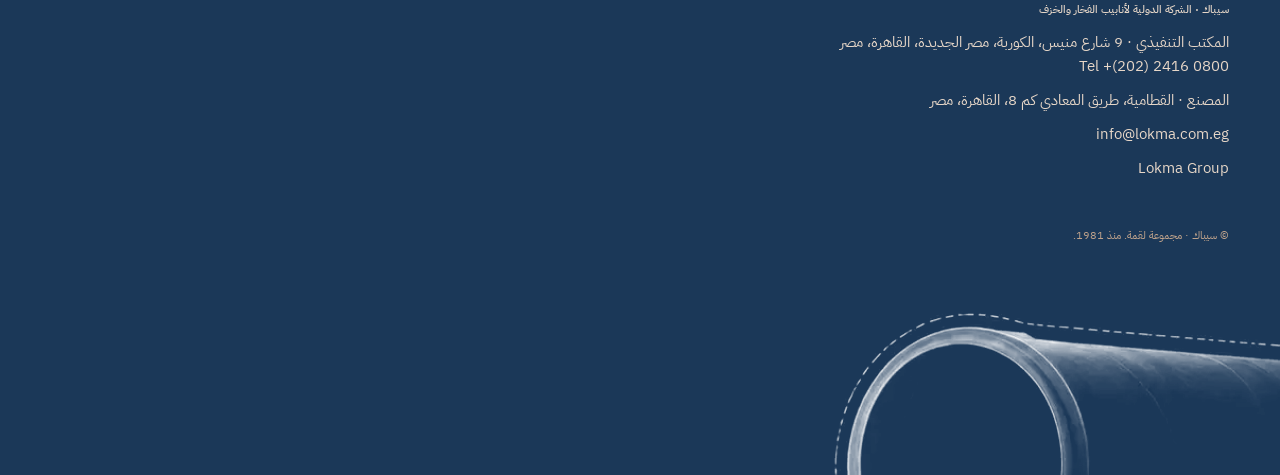
<file: ar/cipac/index.html>
<!DOCTYPE html>
<html lang="ar" dir="rtl">
<head>
  <meta charset="UTF-8">
  <meta name="viewport" content="width=device-width, initial-scale=1">
  <title>سيباك — أنابيب الفخار المزجج</title>
  <meta name="description" content="تصنّع سيباك أنابيب ووصلات الفخار المزجج بوصلات مرنة لشبكات الصرف بالجاذبية. منذ 1981، القاهرة.">
  <meta name="theme-color" content="#1B3858">
  <link rel="preconnect" href="https://fonts.googleapis.com">
  <link rel="preconnect" href="https://fonts.gstatic.com" crossorigin>
  <link href="https://fonts.googleapis.com/css2?family=Cormorant+Garamond:ital,wght@0,500;0,600;1,500&family=IBM+Plex+Sans:ital,wght@0,400;0,500;1,400&family=IBM+Plex+Sans+Arabic:wght@400;500&display=swap" rel="stylesheet">
  <link rel="preload" as="image" href="../../assets/cipac-hero-desktop.jpg" media="(min-width: 1101px), (min-width: 701px) and (min-aspect-ratio: 1/1)">
  <link rel="preload" as="image" href="../../assets/cipac-hero-tablet.jpg" media="(min-width: 701px) and (max-width: 1100px) and (max-aspect-ratio: 1/1)">
  <link rel="preload" as="image" href="../../assets/cipac-hero-mobile.jpg" media="(max-width: 700px)">
  <link rel="stylesheet" href="../../styles.css">
</head>
<body class="company company-cipac">
  <a class="skip" href="#main">تخطي إلى المحتوى</a>

  <header>
    <a class="wordmark wordmark-name" href="#top">
      <img src="../../assets/cipac-logo.png" alt="CIPAC" width="168" height="52">
    </a>
    <nav aria-label="الرئيسية">
      <a href="#about"><span>01</span> عن الشركة</a>
      <a href="#products"><span>02</span> المنتجات</a>
      <a href="#services"><span>03</span> الخدمات</a>
      <a href="#news"><span>04</span> الأخبار</a>
      <a href="#contact"><span>05</span> الاتصال</a>
      <a class="group-link" href="../index.html">Lokma Group</a>
    </nav>
    <div class="lang">
      <button type="button" class="lang-button" aria-expanded="false" aria-controls="lang-menu" aria-label="اللغة، العربية">
        <svg viewBox="0 0 24 24" width="18" height="18" aria-hidden="true">
          <circle cx="12" cy="12" r="9" fill="none" stroke="currentColor" stroke-width="1.4"></circle>
          <path d="M3 12h18M12 3c2.4 2.7 3.6 5.7 3.6 9s-1.2 6.3-3.6 9c-2.4-2.7-3.6-5.7-3.6-9s1.2-6.3 3.6-9z" fill="none" stroke="currentColor" stroke-width="1.4"></path>
        </svg>
      </button>
      <ul class="lang-menu" id="lang-menu" hidden>
        <li><a href="../../cipac/index.html" lang="en">English</a></li>
        <li><a href="../../fr/cipac/index.html" lang="fr">Français</a></li>
        <li><a href="index.html" lang="ar" dir="rtl" aria-current="true">العربية</a></li>
      </ul>
    </div>
  </header>

  <main id="main">
    <section class="company-hero plate-section" id="top">
      <picture class="plate" aria-hidden="true">
        <source media="(max-width: 700px)" srcset="../../assets/cipac-hero-mobile.jpg">
        <source media="(max-width: 1100px) and (max-aspect-ratio: 1/1)" srcset="../../assets/cipac-hero-tablet.jpg">
        <img src="../../assets/cipac-hero-desktop.jpg" alt="" fetchpriority="high" decoding="async">
      </picture>
      <div class="datum" aria-hidden="true">
        <span class="datum-mark">
          <span class="diamond"></span>
          <span class="datum-lines">
            <span class="datum-line">منذ 1981</span>
            <span class="datum-line">أنابيب فخار</span>
            <span class="datum-line">EN 295</span>
            <span class="datum-line">Lokma Group</span>
          </span>
        </span>
      </div>
      <div class="hero-copy">
        <h1>أنابيب فخار مزجج <em>لشبكات الصرف بالجاذبية.</em></h1>
        <p class="deck">تصنّع الشركة الدولية لأنابيب الفخار والخزف أنابيب ووصلات فخار مزجج بوصلات مرنة للشبكات البلدية والصناعية التي تعمل بالجاذبية.</p>
        <a class="button" href="#contact">تواصل معنا</a>
      </div>
    </section>

    <section class="figures" aria-labelledby="figures-title">
      <h2 id="figures-title" class="visually-hidden">أرقام وشهادات</h2>
      <dl class="numbers">
        <div><dt>أقصى قطر</dt><dd>1,000<span> mm</span></dd></div>
        <div><dt>طول الأنبوب</dt><dd>2<span> m</span></dd></div>
        <div><dt>الطاقة السنوية</dt><dd>35<span>k t</span></dd></div>
        <div><dt>التأسيس</dt><dd>1981</dd></div>
      </dl>
      <ul class="certs" aria-label="شهادات الجودة">
        <li><span class="kicker">الجودة</span><strong>ISO 9001:2008</strong></li>
        <li><span class="kicker">البيئة</span><strong>ISO 14001:2004</strong></li>
        <li><span class="kicker">الصحة والسلامة</span><strong>OHSAS 18001:2007</strong></li>
        <li><span class="kicker">المواصفات</span><strong>ES 56-2005 · EN 295</strong></li>
      </ul>
    </section>

    <section class="about" id="about">
      <div class="about-intro">
        <p class="kicker"><span>01</span> عن سيباك</p>
        <h2>من أبرز مصانع أنابيب الفخار في الشرق الأوسط.</h2>
        <p>تأسست سيباك عام 1981 لإنتاج أنابيب ووصلات الفخار المزجج من 100 مم حتى 1,000 مم بوصلات مرنة لشبكات الصرف بالجاذبية في الاستخدامات البلدية والصناعية.</p>
        <p>تُصنع الأنابيب وفق المواصفة المصرية 56-2005 والمواصفة الأوروبية EN 295، اللتين تحددان متطلبات أنابيب ووصلات الفخار المزجج ذات الوصلات المرنة من المطاط والبولي يوريثان. وتُتابَع الجودة وفق ISO 9001:2008 وISO 14001:2004 وOHSAS 18001:2007.</p>
        <p>رؤية سيباك أن تقدّم أنظمة أنابيب متفوقة لمياه الصرف، محليًا وعالميًا، بالالتزام بالمواصفات والعمل الجماعي والسلوك المسؤول والتعلم والابتكار.</p>
      </div>
    </section>

    <section class="products-block" id="products">
      <p class="kicker"><span>02</span> المنتجات</p>
      <h2>أنابيب ووصلات الفخار المزجج.</h2>
      <p class="products-lead">يُنتج الفخار المزجج من الطين والشاموت والماء. يُوضع الطلاء قبل الحرق، ويخلق التلبيد عند درجات حرارة عالية جدًا مادة ذات مقاومة كيميائية وميكانيكية وعدم نفاذية وصلابة استثنائية. الطاقة السنوية نحو 35,000 طن. وأقطار 1,200 مم مخطط لها.</p>

      <dl class="spec-table">
        <div>
          <dt>القطر</dt>
          <dd>100 مم – 1,000 مم (1,200 مم مخطط)</dd>
        </div>
        <div>
          <dt>الطول</dt>
          <dd>1.5 – 2 م (تُطبَّق تفاوتات EN 295)</dd>
        </div>
        <div>
          <dt>المواصفات</dt>
          <dd>المواصفة المصرية 56-2005 · EN 295</dd>
        </div>
        <div>
          <dt>الوصلات</dt>
          <dd>مطاط وبولي يوريثان مرنان</dd>
        </div>
        <div>
          <dt>وصلات غرف التفتيش</dt>
          <dd>مدخل GZ 75 سم · مخرج GA 75 سم · جدار GE 25 سم</dd>
        </div>
        <div>
          <dt>القطع</dt>
          <dd>أكواع 45° و90° · تفريعات Y وT · هبوطات</dd>
        </div>
      </dl>

      <p class="kicker">خصائص الفخار المزجج</p>
      <ul class="feature-list">
        <li>
          <span class="num">01</span>
          <div>
            <h3>مقاومة تآكل كبريتيد الهيدروجين</h3>
            <p>يقاوم هجوم كبريتيد الهيدروجين الحيوي في شبكات الصرف.</p>
          </div>
        </li>
        <li>
          <span class="num">02</span>
          <div>
            <h3>مقاومة كيميائية</h3>
            <p>مقاوم للهجوم الكيميائي عبر مدى واسع من الأس الهيدروجيني في كامل سمك الجدار.</p>
          </div>
        </li>
        <li>
          <span class="num">03</span>
          <div>
            <h3>مقاومة ميكانيكية</h3>
            <p>تطورت المقاومة الميكانيكية كثيرًا خلال العقود الأخيرة.</p>
          </div>
        </li>
        <li>
          <span class="num">04</span>
          <div>
            <h3>التنظيف بالضغط العالي</h3>
            <p>يتحمل النفث وإزالة الانسداد أفضل من مواد كثيرة.</p>
          </div>
        </li>
        <li>
          <span class="num">05</span>
          <div>
            <h3>الهيدروليكا</h3>
            <p>تجويف أملس (خشونة 0.02–0.05 مم)؛ يُستخدم على ميول حتى 10 م/ث.</p>
          </div>
        </li>
        <li>
          <span class="num">06</span>
          <div>
            <h3>العمر</h3>
            <p>عمر خدمة يُقدَّر من 80 إلى 100 سنة حتى في الظروف الصعبة.</p>
          </div>
        </li>
        <li>
          <span class="num">07</span>
          <div>
            <h3>مقاومة البلى</h3>
            <p>مقاومة عالية للبلى في الطلاء والجدار معًا.</p>
          </div>
        </li>
        <li>
          <span class="num">08</span>
          <div>
            <h3>ثبات حراري</h3>
            <p>معامل تمدد حراري منخفض؛ وإجراءات التعويض غالبًا غير لازمة.</p>
          </div>
        </li>
        <li>
          <span class="num">09</span>
          <div>
            <h3>مراعٍ للبيئة</h3>
            <p>يُصنع من الطين ومواد خزفية معاد تدويرها؛ والعمر الطويل يقلل الاستبدال.</p>
          </div>
        </li>
        <li>
          <span class="num">10</span>
          <div>
            <h3>تكلفة عمر أقل</h3>
            <p>فترة إهلاك طويلة وتكاليف صيانة وتجديد واستبدال أقل.</p>
          </div>
        </li>
      </ul>
    </section>

    <section class="services" id="services">
      <picture class="services-plate" aria-hidden="true">
        <source media="(max-width: 900px)" srcset="../../assets/cipac-tunnel-mobile.jpg">
        <img src="../../assets/cipac-tunnel-desktop.jpg" alt="" loading="lazy" decoding="async">
      </picture>
      <div class="services-copy">
        <p class="kicker"><span>03</span> الخدمات</p>
        <h2>دعم ما بعد البيع، دون مقابل.</h2>
        <ol class="service-list">
          <li>
            <span class="num">01</span>
            <div>
              <h3>الدعم الفني</h3>
              <p>فنيون من التعاقد حتى اختبار التشغيل والصيانة والإصلاح.</p>
            </div>
          </li>
          <li>
            <span class="num">02</span>
            <div>
              <h3>التحميل والتفريغ</h3>
              <p>مساعدة عند وصول الأنابيب إلى الموقع.</p>
            </div>
          </li>
          <li>
            <span class="num">03</span>
            <div>
              <h3>مشورة التركيب</h3>
              <p>إرشاد أثناء الدمك والتركيب في الخندق.</p>
            </div>
          </li>
          <li>
            <span class="num">04</span>
            <div>
              <h3>مشكلات التصميم والخط</h3>
              <p>دعم في المشكلات الفنية للتركيب أو التصميم.</p>
            </div>
          </li>
          <li>
            <span class="num">05</span>
            <div>
              <h3>المساعدة في الإصلاح</h3>
              <p>المساعدة في إصلاح الخطوط المكسورة وتحديد سبب الكسر.</p>
            </div>
          </li>
          <li>
            <span class="num">06</span>
            <div>
              <h3>قطع الإصلاح</h3>
              <p>ضمان الأنابيب والوصلات والقطع الخاصة اللازمة لإعادة تشكيل خط مكسور.</p>
            </div>
          </li>
        </ol>
      </div>
    </section>

    <section class="news" id="news">
      <div class="news-head">
        <p class="kicker"><span>04</span> الأخبار</p>
        <h2>الأخيرة.</h2>
      </div>
      <ul class="news-list">
        <li>
          <time datetime="2013-06-19">19 يونيو 2013</time>
          <h3>زيارة رئيس مجلس الإدارة إلى سيباك</h3>
          <p>زيارة شركة رضوان إلى مصنع سيباك.</p>
        </li>
      </ul>
    </section>

    <section class="contact plate-section" id="contact">
      <picture class="plate" aria-hidden="true">
        <source media="(max-width: 700px)" srcset="../../assets/home-contact-navy-mobile.webp">
        <img src="../../assets/home-contact-navy-desktop.webp" alt="" loading="lazy" decoding="async">
      </picture>
      <div class="contact-invite">
        <p class="kicker kicker-light"><span>05</span> الاتصال</p>
        <h2>لنناقش مشروع أنابيب الفخار.</h2>
        <a class="button button-light" href="mailto:info@lokma.com.eg">تواصل معنا</a>
      </div>
      <div class="contact-grid">
        <!-- Confirm address, phone and email for CIPAC before launch. -->
        <address>
          <span class="kicker kicker-light">سيباك · الشركة الدولية لأنابيب الفخار والخزف</span>
          <p>المكتب التنفيذي · 9 شارع منيس، الكوربة، مصر الجديدة، القاهرة، مصر<br>Tel <a href="tel:+20224160800">+(202) 2416 0800</a></p>
          <p>المصنع · القطامية، طريق المعادي كم 8، القاهرة، مصر</p>
          <p><a href="mailto:info@lokma.com.eg">info@lokma.com.eg</a></p>
          <p><a href="../index.html">Lokma Group</a></p>
        </address>
      </div>
      <p class="colophon">© سيباك · مجموعة لقمة. منذ 1981.</p>
    </section>
  </main>

  <script src="../../site.js"></script>
</body>
</html>
</file>
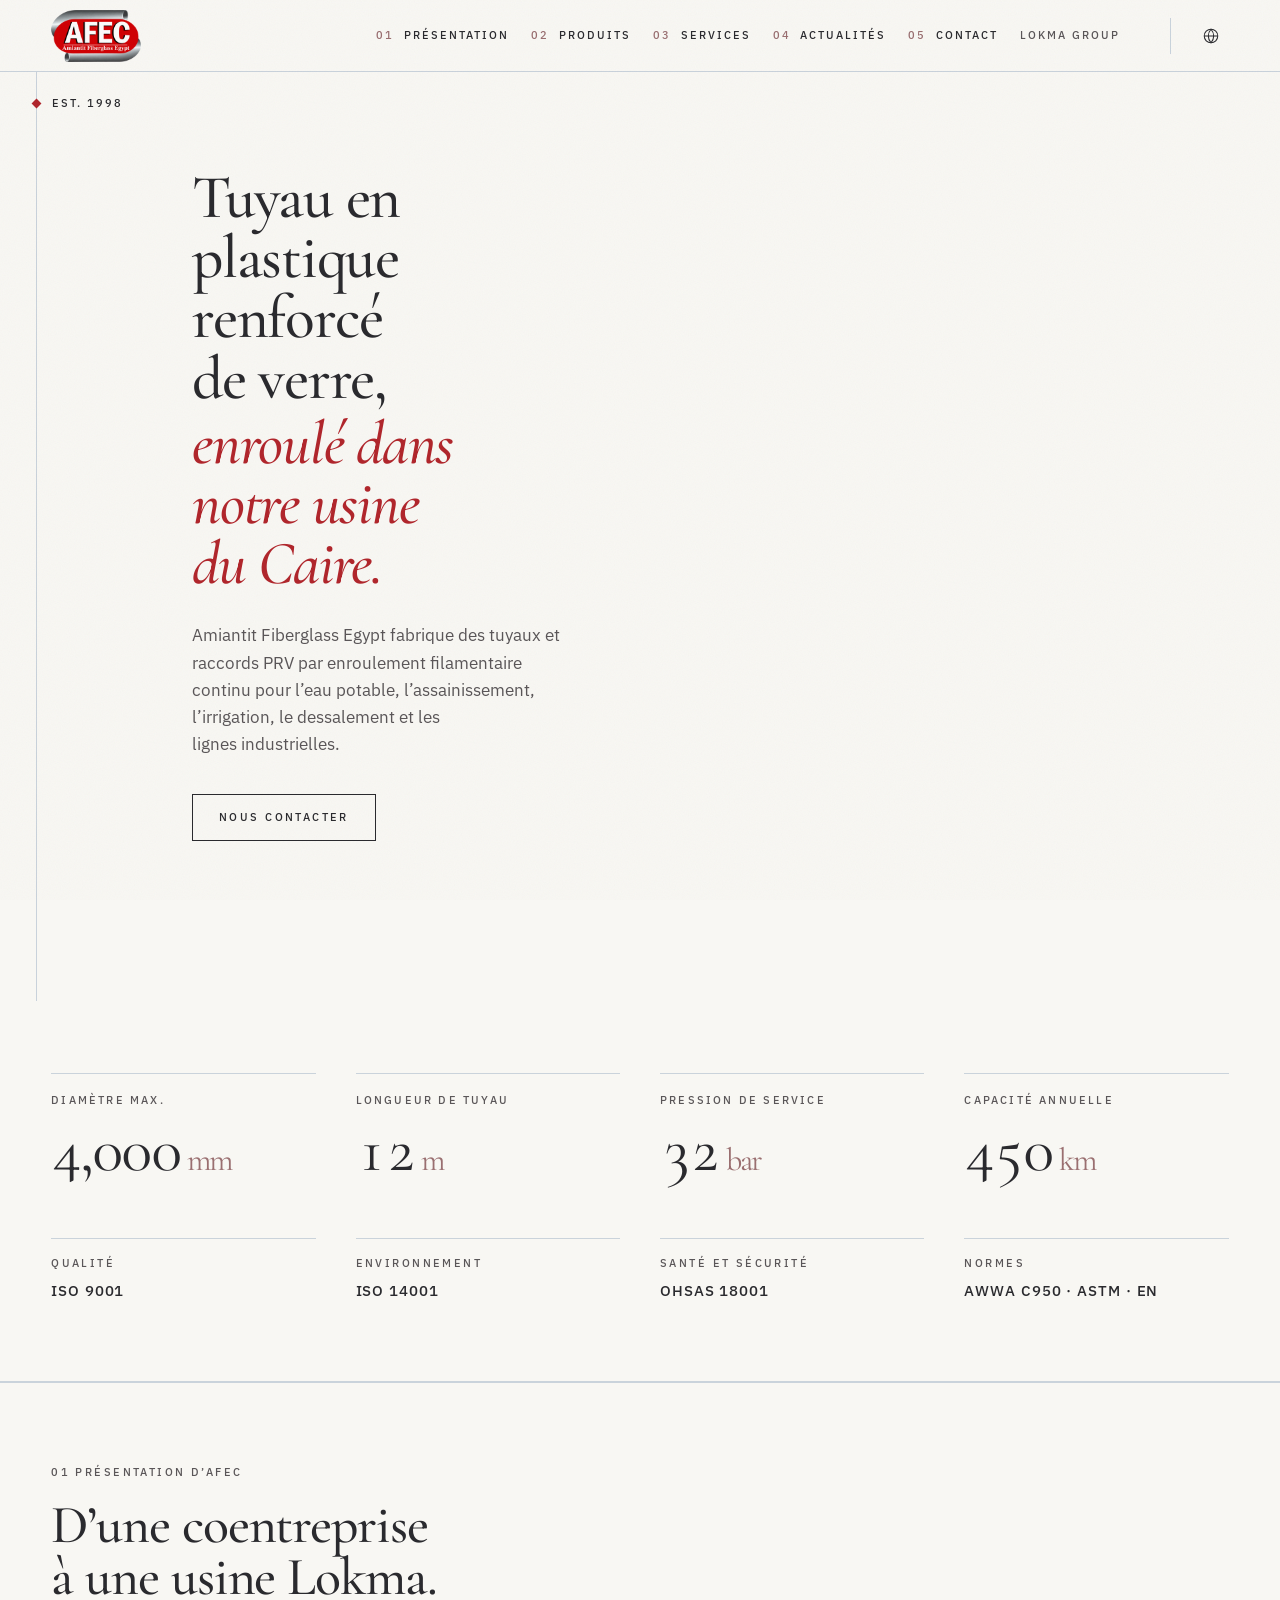
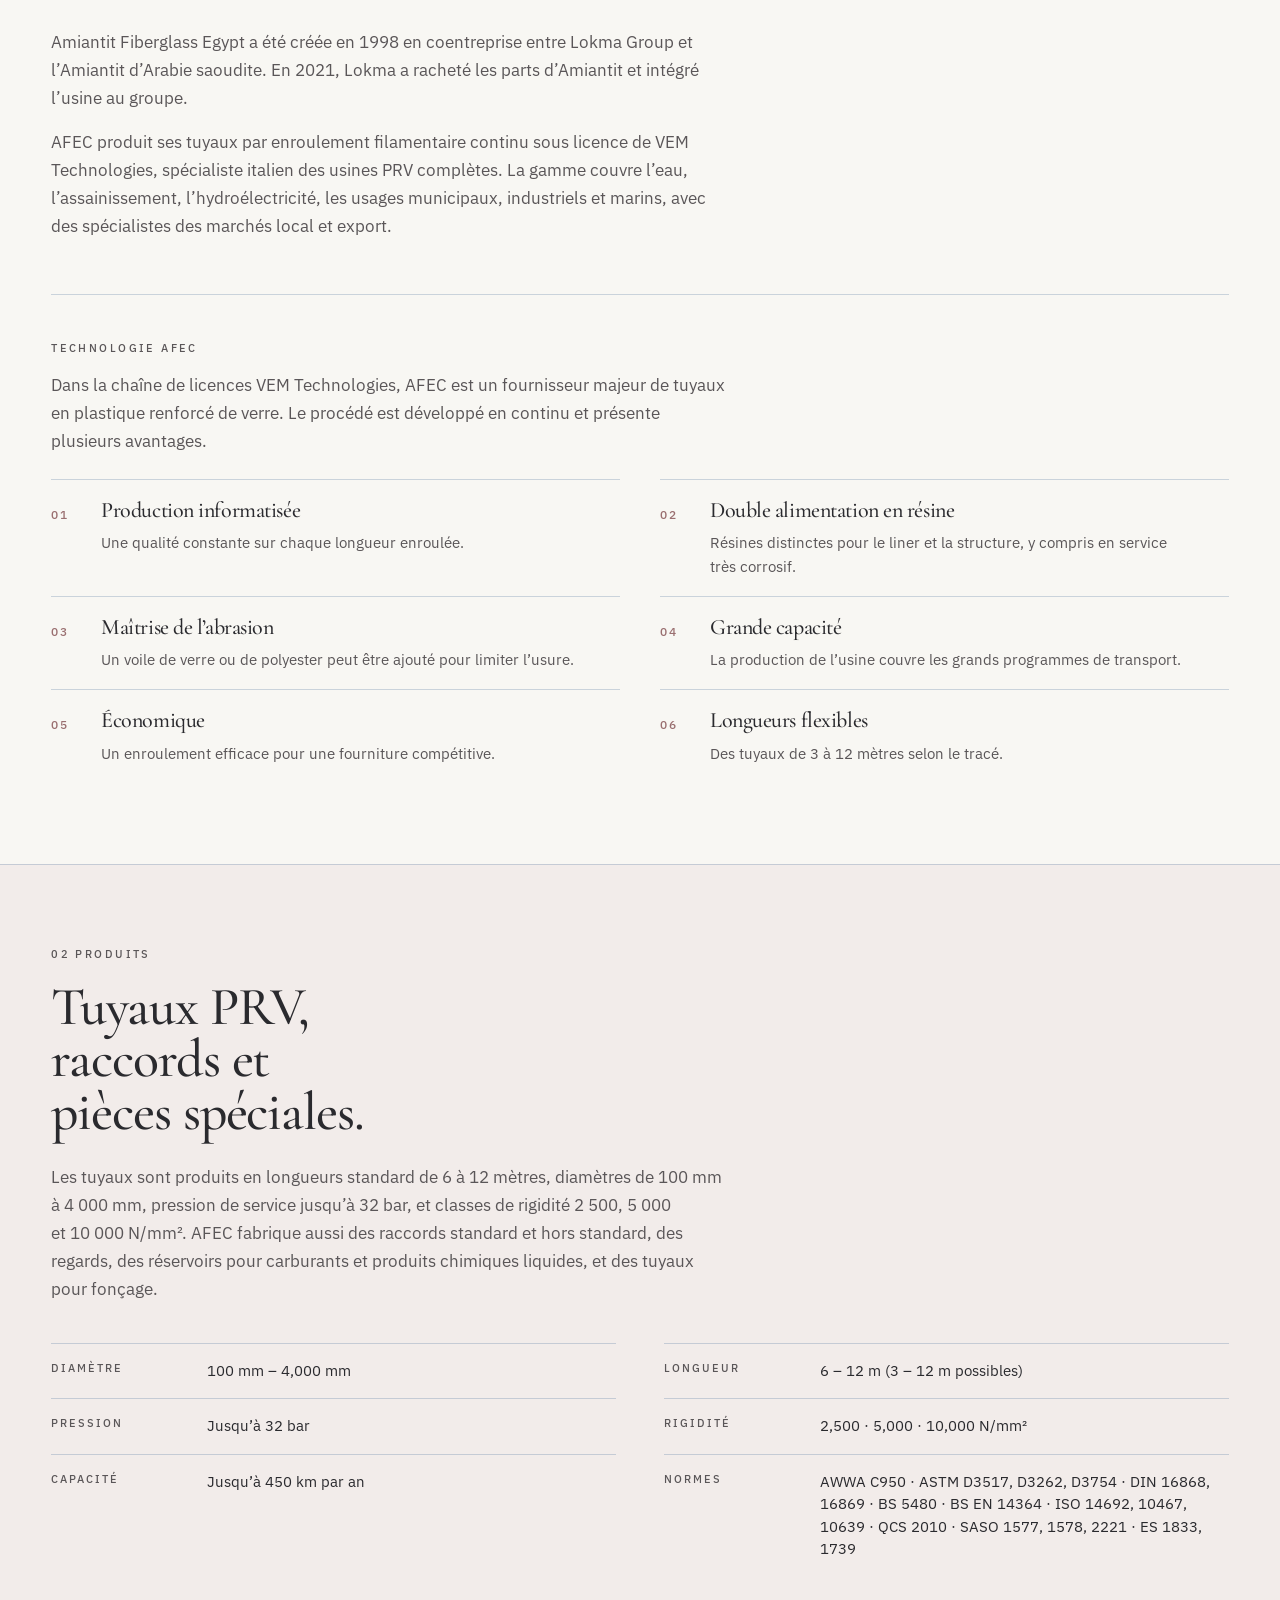
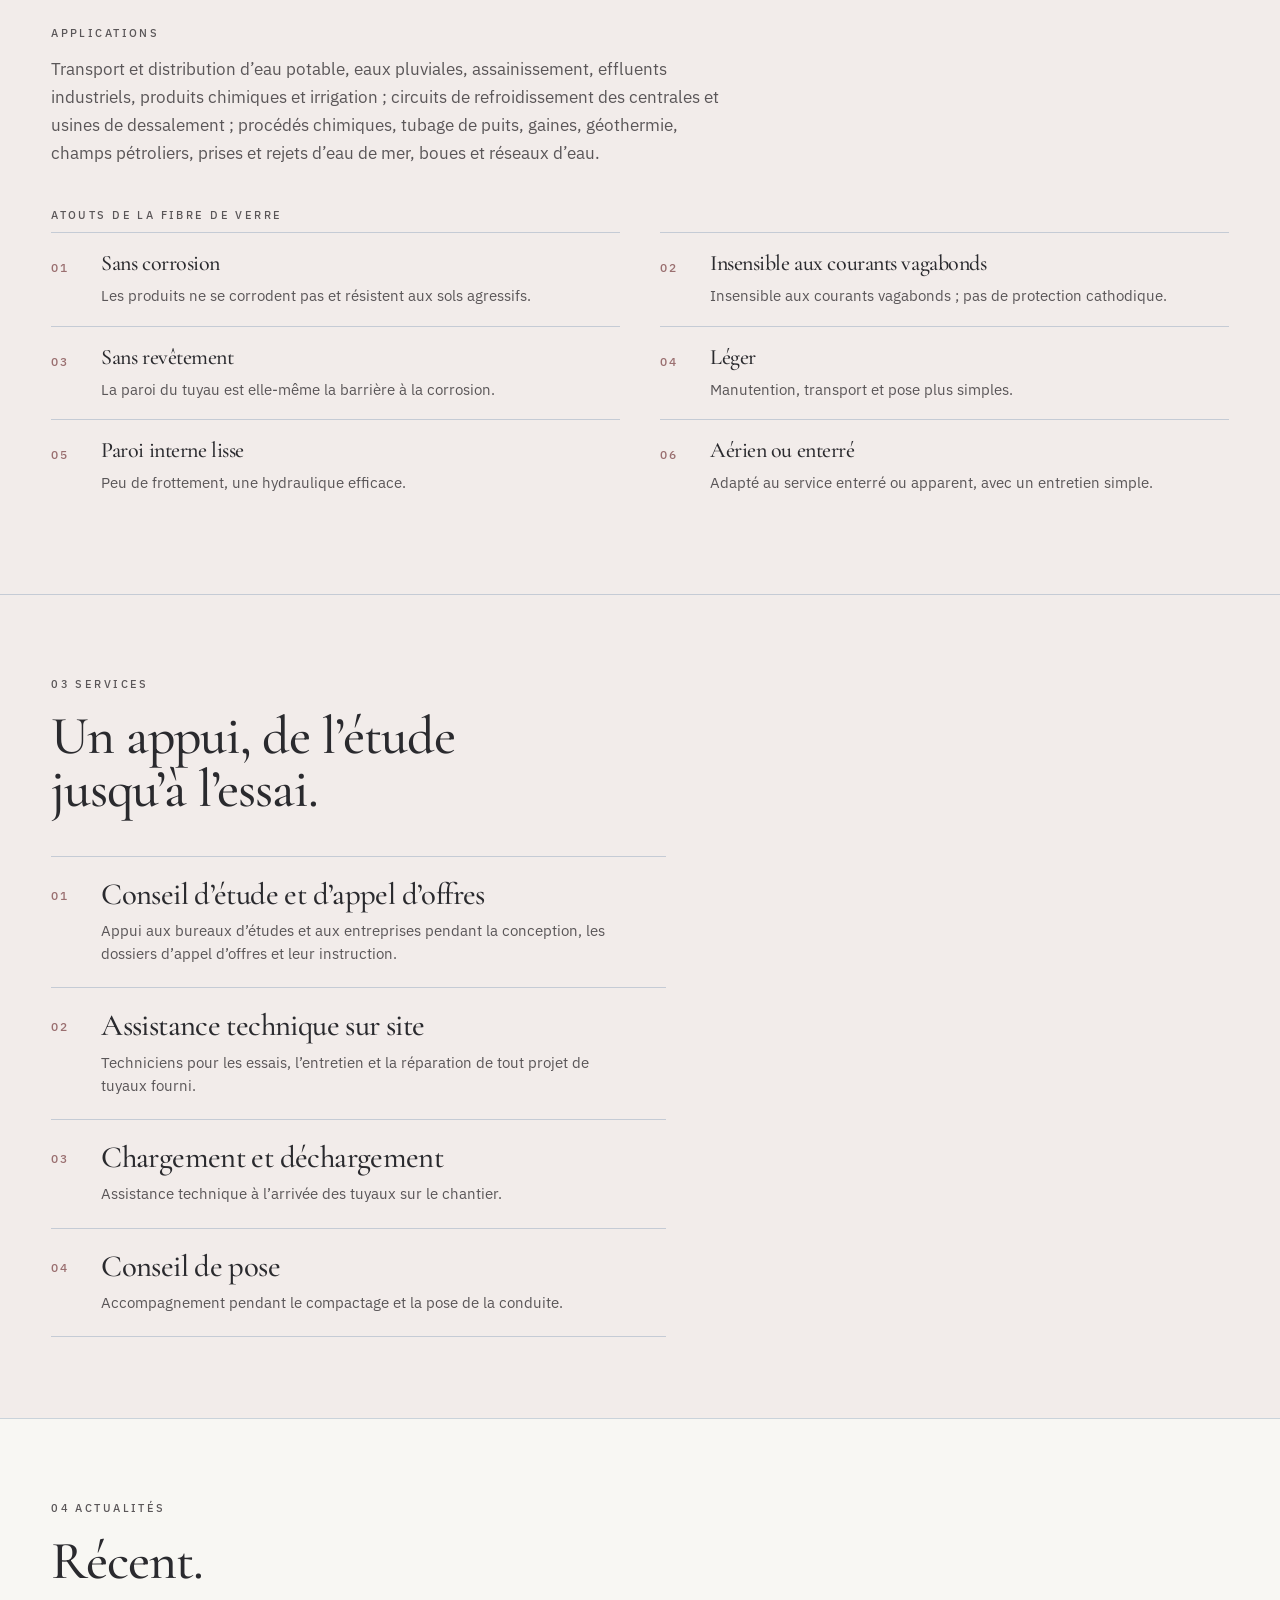
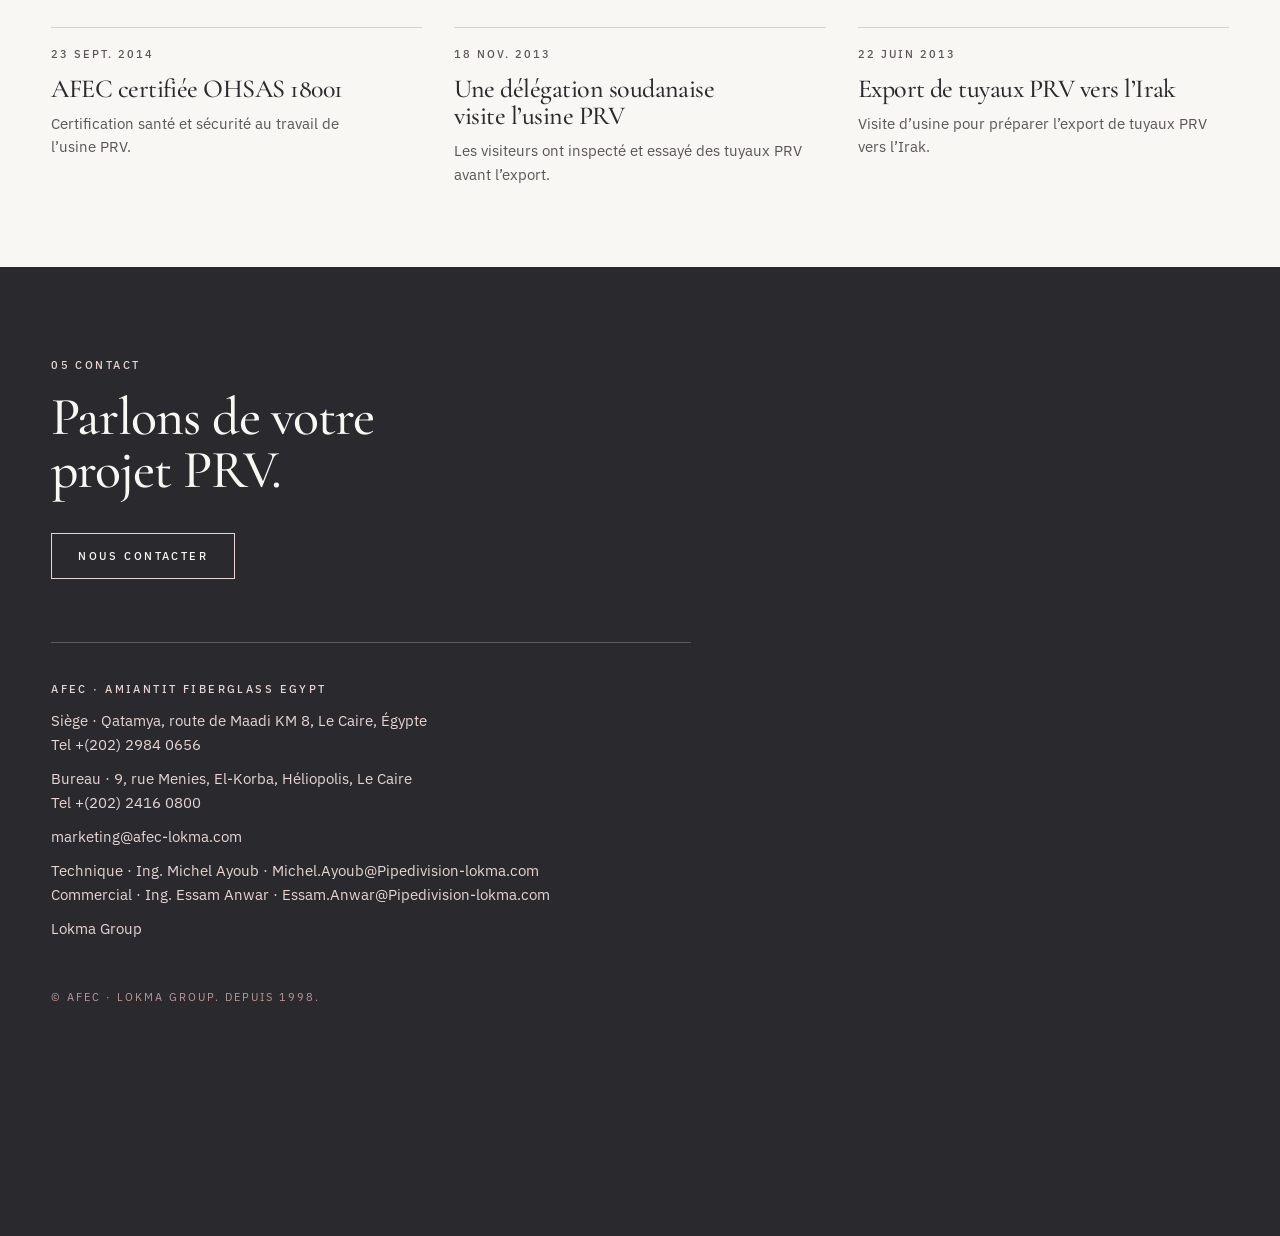
<file: fr/afec/index.html>
<!DOCTYPE html>
<html lang="fr">
<head>
  <meta charset="UTF-8">
  <meta name="viewport" content="width=device-width, initial-scale=1">
  <title>AFEC — Amiantit Fiberglass Egypt · tuyau PRV</title>
  <meta name="description" content="AFEC fabrique des tuyaux et raccords en plastique renforcé de verre par enroulement filamentaire continu, pour l’eau, l’assainissement, l’irrigation, le dessalement et l’industrie. Depuis 1998, Le Caire.">
  <meta name="theme-color" content="#2A2A2E">
  <link rel="preconnect" href="https://fonts.googleapis.com">
  <link rel="preconnect" href="https://fonts.gstatic.com" crossorigin>
  <link href="https://fonts.googleapis.com/css2?family=Cormorant+Garamond:ital,wght@0,500;0,600;1,500&family=IBM+Plex+Sans:ital,wght@0,400;0,500;1,400&display=swap" rel="stylesheet">
  <link rel="preload" as="image" href="../../assets/afec-hero-desktop.jpg" media="(min-width: 1101px), (min-width: 701px) and (min-aspect-ratio: 1/1)">
  <link rel="preload" as="image" href="../../assets/afec-hero-tablet.jpg" media="(min-width: 701px) and (max-width: 1100px) and (max-aspect-ratio: 1/1)">
  <link rel="preload" as="image" href="../../assets/afec-hero-mobile.jpg" media="(max-width: 700px)">
  <link rel="stylesheet" href="../../styles.css">
</head>
<body class="company company-afec">
  <a class="skip" href="#main">Aller au contenu</a>

  <header>
    <a class="wordmark wordmark-name" href="#top">
      <img src="../../assets/afec-logo.png" alt="AFEC — Amiantit Fiberglass Egypt" width="89" height="52">
    </a>
    <nav aria-label="Principale">
      <a href="#about"><span>01</span> Présentation</a>
      <a href="#products"><span>02</span> Produits</a>
      <a href="#services"><span>03</span> Services</a>
      <a href="#news"><span>04</span> Actualités</a>
      <a href="#contact"><span>05</span> Contact</a>
      <a class="group-link" href="../index.html">Lokma Group</a>
    </nav>
    <div class="lang">
      <button type="button" class="lang-button" aria-expanded="false" aria-controls="lang-menu" aria-label="Langue, français">
        <svg viewBox="0 0 24 24" width="18" height="18" aria-hidden="true">
          <circle cx="12" cy="12" r="9" fill="none" stroke="currentColor" stroke-width="1.4"></circle>
          <path d="M3 12h18M12 3c2.4 2.7 3.6 5.7 3.6 9s-1.2 6.3-3.6 9c-2.4-2.7-3.6-5.7-3.6-9s1.2-6.3 3.6-9z" fill="none" stroke="currentColor" stroke-width="1.4"></path>
        </svg>
      </button>
      <ul class="lang-menu" id="lang-menu" hidden>
        <li><a href="../../afec/index.html" lang="en">English</a></li>
        <li><a href="index.html" lang="fr" aria-current="true">Français</a></li>
        <li><a href="../../ar/afec/index.html" lang="ar" dir="rtl">العربية</a></li>
      </ul>
    </div>
  </header>

  <main id="main">
    <section class="company-hero plate-section" id="top">
      <picture class="plate" aria-hidden="true">
        <source media="(max-width: 700px)" srcset="../../assets/afec-hero-mobile.jpg">
        <source media="(max-width: 1100px) and (max-aspect-ratio: 1/1)" srcset="../../assets/afec-hero-tablet.jpg">
        <img src="../../assets/afec-hero-desktop.jpg" alt="" fetchpriority="high" decoding="async">
      </picture>
      <div class="datum" aria-hidden="true">
        <span class="datum-mark">
          <span class="diamond"></span>
          <span class="datum-lines">
            <span class="datum-line">Est. 1998</span>
            <span class="datum-line">Tuyau PRV</span>
            <span class="datum-line">Enroulement continu</span>
            <span class="datum-line">Lokma Group</span>
          </span>
        </span>
      </div>
      <div class="hero-copy">
        <h1>Tuyau en plastique renforcé de verre, <em>enroulé dans notre usine du Caire.</em></h1>
        <p class="deck">Amiantit Fiberglass Egypt fabrique des tuyaux et raccords PRV par enroulement filamentaire continu pour l’eau potable, l’assainissement, l’irrigation, le dessalement et les lignes industrielles.</p>
        <a class="button" href="#contact">Nous contacter</a>
      </div>
    </section>

    <section class="figures" aria-labelledby="figures-title">
      <h2 id="figures-title" class="visually-hidden">Chiffres clés et certificats</h2>
      <dl class="numbers">
        <div><dt>Diamètre max.</dt><dd>4,000<span> mm</span></dd></div>
        <div><dt>Longueur de tuyau</dt><dd>12<span> m</span></dd></div>
        <div><dt>Pression de service</dt><dd>32<span> bar</span></dd></div>
        <div><dt>Capacité annuelle</dt><dd>450<span> km</span></dd></div>
      </dl>
      <ul class="certs" aria-label="Certificats">
        <li><span class="kicker">Qualité</span><strong>ISO 9001</strong></li>
        <li><span class="kicker">Environnement</span><strong>ISO 14001</strong></li>
        <li><span class="kicker">Santé et sécurité</span><strong>OHSAS 18001</strong></li>
        <li><span class="kicker">Normes</span><strong>AWWA C950 · ASTM · EN</strong></li>
      </ul>
    </section>

    <section class="about" id="about">
      <div class="about-intro">
        <p class="kicker"><span>01</span> Présentation d’AFEC</p>
        <h2>D’une coentreprise à une usine Lokma.</h2>
        <p>Amiantit Fiberglass Egypt a été créée en 1998 en coentreprise entre Lokma Group et l’Amiantit d’Arabie saoudite. En 2021, Lokma a racheté les parts d’Amiantit et intégré l’usine au groupe.</p>
        <p>AFEC produit ses tuyaux par enroulement filamentaire continu sous licence de VEM Technologies, spécialiste italien des usines PRV complètes. La gamme couvre l’eau, l’assainissement, l’hydroélectricité, les usages municipaux, industriels et marins, avec des spécialistes des marchés local et export.</p>
      </div>

      <div class="about-tech">
        <p class="kicker">Technologie AFEC</p>
        <p class="products-lead">Dans la chaîne de licences VEM Technologies, AFEC est un fournisseur majeur de tuyaux en plastique renforcé de verre. Le procédé est développé en continu et présente plusieurs avantages.</p>
        <ul class="feature-list">
          <li>
            <span class="num">01</span>
            <div>
              <h3>Production informatisée</h3>
              <p>Une qualité constante sur chaque longueur enroulée.</p>
            </div>
          </li>
          <li>
            <span class="num">02</span>
            <div>
              <h3>Double alimentation en résine</h3>
              <p>Résines distinctes pour le liner et la structure, y compris en service très corrosif.</p>
            </div>
          </li>
          <li>
            <span class="num">03</span>
            <div>
              <h3>Maîtrise de l’abrasion</h3>
              <p>Un voile de verre ou de polyester peut être ajouté pour limiter l’usure.</p>
            </div>
          </li>
          <li>
            <span class="num">04</span>
            <div>
              <h3>Grande capacité</h3>
              <p>La production de l’usine couvre les grands programmes de transport.</p>
            </div>
          </li>
          <li>
            <span class="num">05</span>
            <div>
              <h3>Économique</h3>
              <p>Un enroulement efficace pour une fourniture compétitive.</p>
            </div>
          </li>
          <li>
            <span class="num">06</span>
            <div>
              <h3>Longueurs flexibles</h3>
              <p>Des tuyaux de 3 à 12 mètres selon le tracé.</p>
            </div>
          </li>
        </ul>
      </div>
    </section>

    <section class="products-block" id="products">
      <p class="kicker"><span>02</span> Produits</p>
      <h2>Tuyaux PRV, raccords et pièces spéciales.</h2>
      <p class="products-lead">Les tuyaux sont produits en longueurs standard de 6 à 12 mètres, diamètres de 100 mm à 4 000 mm, pression de service jusqu’à 32 bar, et classes de rigidité 2 500, 5 000 et 10 000 N/mm². AFEC fabrique aussi des raccords standard et hors standard, des regards, des réservoirs pour carburants et produits chimiques liquides, et des tuyaux pour fonçage.</p>

      <dl class="spec-table">
        <div>
          <dt>Diamètre</dt>
          <dd>100 mm – 4,000 mm</dd>
        </div>
        <div>
          <dt>Longueur</dt>
          <dd>6 – 12 m (3 – 12 m possibles)</dd>
        </div>
        <div>
          <dt>Pression</dt>
          <dd>Jusqu’à 32 bar</dd>
        </div>
        <div>
          <dt>Rigidité</dt>
          <dd>2,500 · 5,000 · 10,000 N/mm²</dd>
        </div>
        <div>
          <dt>Capacité</dt>
          <dd>Jusqu’à 450 km par an</dd>
        </div>
        <div>
          <dt>Normes</dt>
          <dd>AWWA C950 · ASTM D3517, D3262, D3754 · DIN 16868, 16869 · BS 5480 · BS EN 14364 · ISO 14692, 10467, 10639 · QCS 2010 · SASO 1577, 1578, 2221 · ES 1833, 1739</dd>
        </div>
      </dl>

      <p class="kicker">Applications</p>
      <p class="products-lead">Transport et distribution d’eau potable, eaux pluviales, assainissement, effluents industriels, produits chimiques et irrigation ; circuits de refroidissement des centrales et usines de dessalement ; procédés chimiques, tubage de puits, gaines, géothermie, champs pétroliers, prises et rejets d’eau de mer, boues et réseaux d’eau.</p>

      <p class="kicker">Atouts de la fibre de verre</p>
      <ul class="feature-list">
        <li>
          <span class="num">01</span>
          <div>
            <h3>Sans corrosion</h3>
            <p>Les produits ne se corrodent pas et résistent aux sols agressifs.</p>
          </div>
        </li>
        <li>
          <span class="num">02</span>
          <div>
            <h3>Insensible aux courants vagabonds</h3>
            <p>Insensible aux courants vagabonds ; pas de protection cathodique.</p>
          </div>
        </li>
        <li>
          <span class="num">03</span>
          <div>
            <h3>Sans revêtement</h3>
            <p>La paroi du tuyau est elle-même la barrière à la corrosion.</p>
          </div>
        </li>
        <li>
          <span class="num">04</span>
          <div>
            <h3>Léger</h3>
            <p>Manutention, transport et pose plus simples.</p>
          </div>
        </li>
        <li>
          <span class="num">05</span>
          <div>
            <h3>Paroi interne lisse</h3>
            <p>Peu de frottement, une hydraulique efficace.</p>
          </div>
        </li>
        <li>
          <span class="num">06</span>
          <div>
            <h3>Aérien ou enterré</h3>
            <p>Adapté au service enterré ou apparent, avec un entretien simple.</p>
          </div>
        </li>
      </ul>
    </section>

    <section class="services" id="services">
      <div class="services-copy">
        <p class="kicker"><span>03</span> Services</p>
        <h2>Un appui, de l’étude jusqu’à l’essai.</h2>
        <ol class="service-list">
          <li>
            <span class="num">01</span>
            <div>
              <h3>Conseil d’étude et d’appel d’offres</h3>
              <p>Appui aux bureaux d’études et aux entreprises pendant la conception, les dossiers d’appel d’offres et leur instruction.</p>
            </div>
          </li>
          <li>
            <span class="num">02</span>
            <div>
              <h3>Assistance technique sur site</h3>
              <p>Techniciens pour les essais, l’entretien et la réparation de tout projet de tuyaux fourni.</p>
            </div>
          </li>
          <li>
            <span class="num">03</span>
            <div>
              <h3>Chargement et déchargement</h3>
              <p>Assistance technique à l’arrivée des tuyaux sur le chantier.</p>
            </div>
          </li>
          <li>
            <span class="num">04</span>
            <div>
              <h3>Conseil de pose</h3>
              <p>Accompagnement pendant le compactage et la pose de la conduite.</p>
            </div>
          </li>
        </ol>
      </div>
    </section>

    <section class="news" id="news">
      <div class="news-head">
        <p class="kicker"><span>04</span> Actualités</p>
        <h2>Récent.</h2>
      </div>
      <ul class="news-list">
        <li>
          <time datetime="2014-09-23">23 sept. 2014</time>
          <h3>AFEC certifiée OHSAS 18001</h3>
          <p>Certification santé et sécurité au travail de l’usine PRV.</p>
        </li>
        <li>
          <time datetime="2013-11-18">18 nov. 2013</time>
          <h3>Une délégation soudanaise visite l’usine PRV</h3>
          <p>Les visiteurs ont inspecté et essayé des tuyaux PRV avant l’export.</p>
        </li>
        <li>
          <time datetime="2013-06-22">22 juin 2013</time>
          <h3>Export de tuyaux PRV vers l’Irak</h3>
          <p>Visite d’usine pour préparer l’export de tuyaux PRV vers l’Irak.</p>
        </li>
      </ul>
    </section>

    <section class="contact plate-section" id="contact">
      <picture class="plate" aria-hidden="true">
        <source media="(max-width: 700px)" srcset="../../assets/home-contact-navy-mobile.webp">
        <img src="../../assets/home-contact-navy-desktop.webp" alt="" loading="lazy" decoding="async">
      </picture>
      <div class="contact-invite">
        <p class="kicker kicker-light"><span>05</span> Contact</p>
        <h2>Parlons de votre projet PRV.</h2>
        <a class="button button-light" href="mailto:marketing@afec-lokma.com">Nous contacter</a>
      </div>
      <div class="contact-grid">
        <address>
          <span class="kicker kicker-light">AFEC · Amiantit Fiberglass Egypt</span>
          <p>Siège · Qatamya, route de Maadi KM 8, Le Caire, Égypte<br>Tel <a href="tel:+20229840656">+(202) 2984 0656</a></p>
          <p>Bureau · 9, rue Menies, El-Korba, Héliopolis, Le Caire<br>Tel <a href="tel:+20224160800">+(202) 2416 0800</a></p>
          <p><a href="mailto:marketing@afec-lokma.com">marketing@afec-lokma.com</a></p>
          <p>Technique · Ing. Michel Ayoub · <a href="mailto:Michel.Ayoub@Pipedivision-lokma.com">Michel.Ayoub@Pipedivision-lokma.com</a><br>Commercial · Ing. Essam Anwar · <a href="mailto:Essam.Anwar@Pipedivision-lokma.com">Essam.Anwar@Pipedivision-lokma.com</a></p>
          <p><a href="../index.html">Lokma Group</a></p>
        </address>
      </div>
      <p class="colophon">© AFEC · Lokma Group. Depuis 1998.</p>
    </section>
  </main>

  <script src="../../site.js"></script>
</body>
</html>
</file>
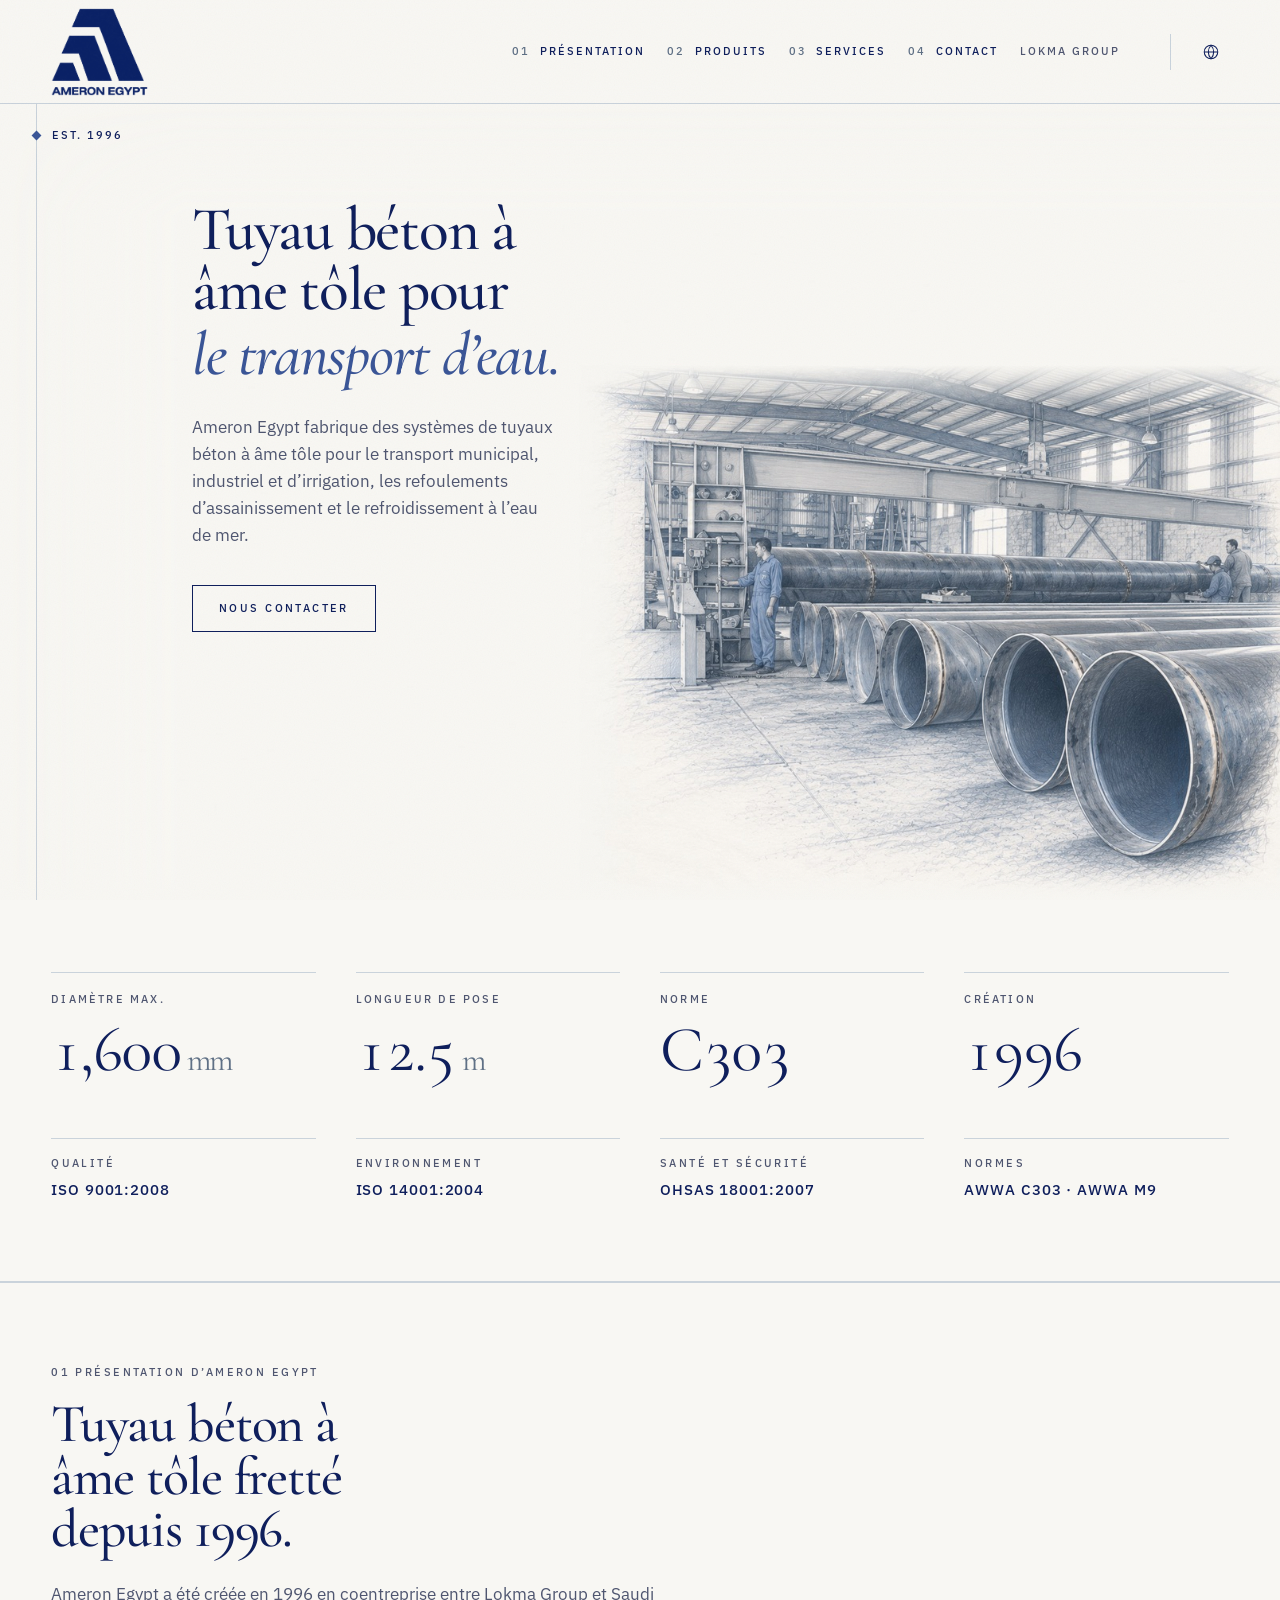
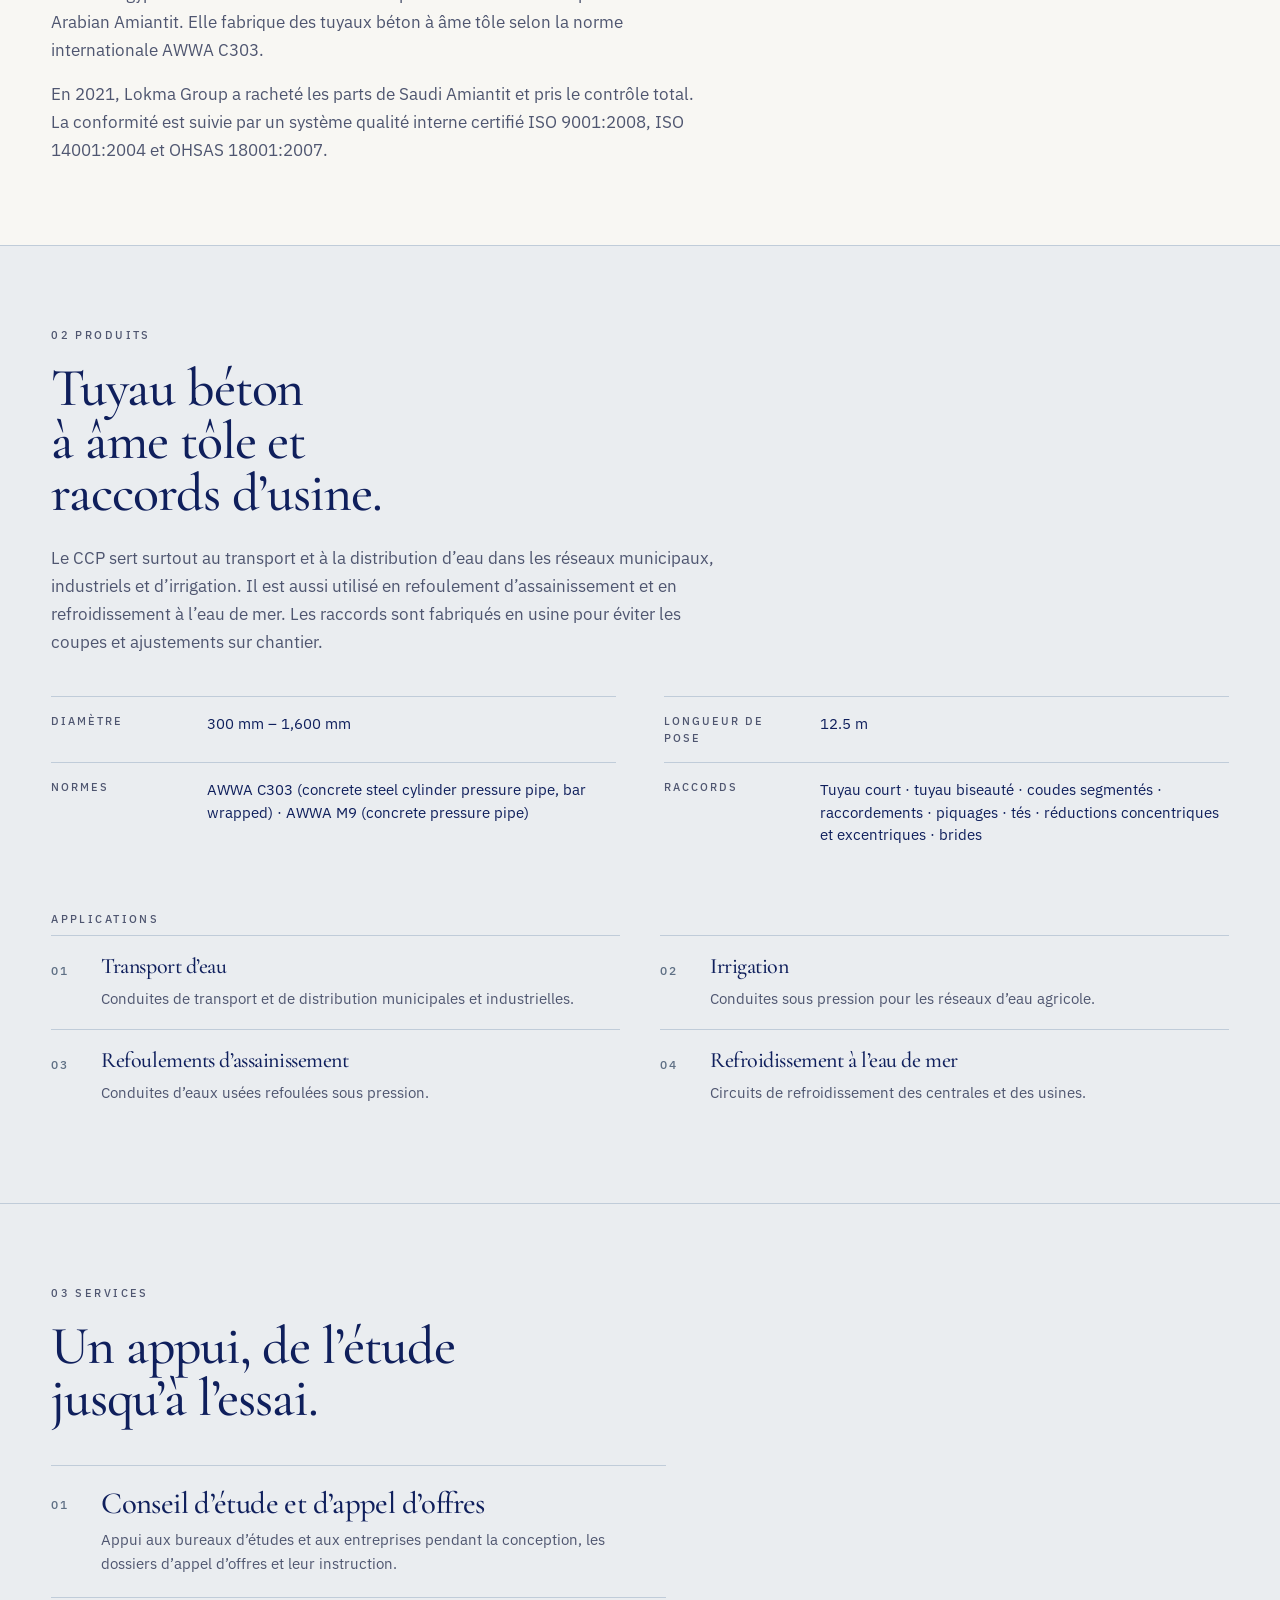
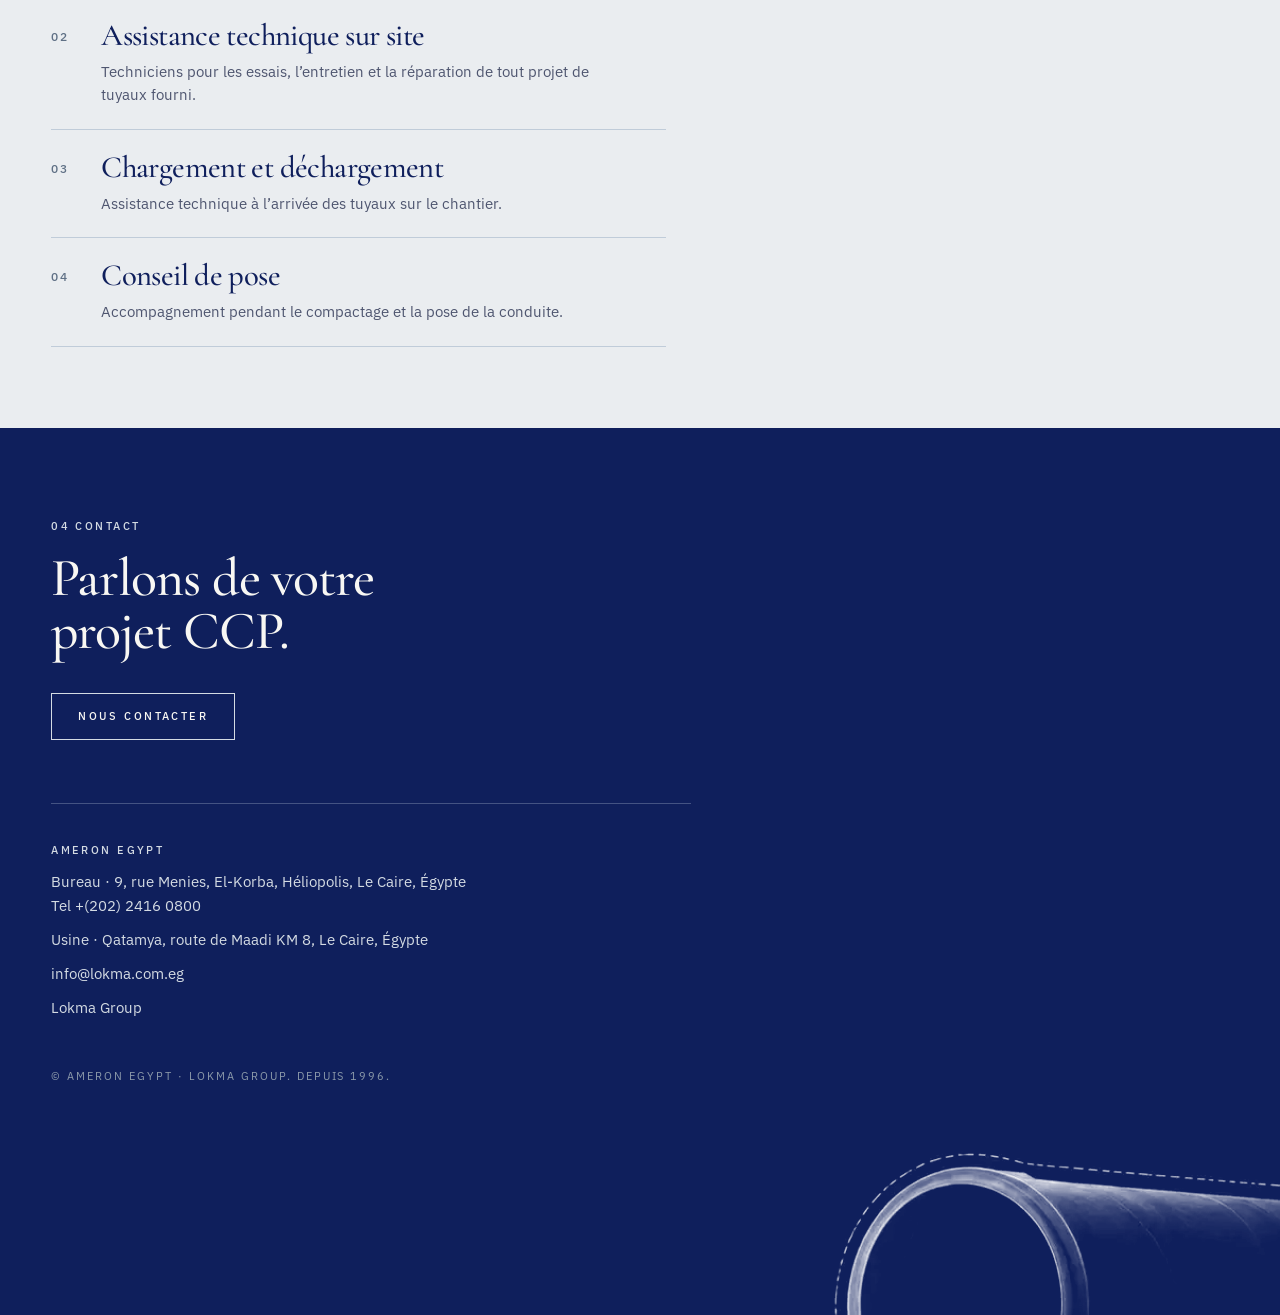
<file: fr/ameron/index.html>
<!DOCTYPE html>
<html lang="fr">
<head>
  <meta charset="UTF-8">
  <meta name="viewport" content="width=device-width, initial-scale=1">
  <title>Ameron Egypt — tuyau béton à âme tôle</title>
  <meta name="description" content="Ameron Egypt fabrique des tuyaux béton à âme tôle selon l’AWWA C303 pour le transport d’eau, l’irrigation, les refoulements d’assainissement et le refroidissement à l’eau de mer. Depuis 1996, Le Caire.">
  <meta name="theme-color" content="#0F1F5C">
  <link rel="preconnect" href="https://fonts.googleapis.com">
  <link rel="preconnect" href="https://fonts.gstatic.com" crossorigin>
  <link href="https://fonts.googleapis.com/css2?family=Cormorant+Garamond:ital,wght@0,500;0,600;1,500&family=IBM+Plex+Sans:ital,wght@0,400;0,500;1,400&display=swap" rel="stylesheet">
  <link rel="preload" as="image" href="../../assets/ameron-hero-desktop.jpg" media="(min-width: 1101px), (min-width: 701px) and (min-aspect-ratio: 1/1)">
  <link rel="preload" as="image" href="../../assets/ameron-hero-tablet.jpg" media="(min-width: 701px) and (max-width: 1100px) and (max-aspect-ratio: 1/1)">
  <link rel="preload" as="image" href="../../assets/ameron-hero-mobile.jpg" media="(max-width: 700px)">
  <link rel="stylesheet" href="../../styles.css">
</head>
<body class="company company-ameron">
  <a class="skip" href="#main">Aller au contenu</a>

  <header>
    <a class="wordmark wordmark-name" href="#top">
      <img src="../../assets/ameron-logo.png" alt="Ameron Egypt" width="97" height="88">
    </a>
    <nav aria-label="Principale">
      <a href="#about"><span>01</span> Présentation</a>
      <a href="#products"><span>02</span> Produits</a>
      <a href="#services"><span>03</span> Services</a>
      <a href="#contact"><span>04</span> Contact</a>
      <a class="group-link" href="../index.html">Lokma Group</a>
    </nav>
    <div class="lang">
      <button type="button" class="lang-button" aria-expanded="false" aria-controls="lang-menu" aria-label="Langue, français">
        <svg viewBox="0 0 24 24" width="18" height="18" aria-hidden="true">
          <circle cx="12" cy="12" r="9" fill="none" stroke="currentColor" stroke-width="1.4"></circle>
          <path d="M3 12h18M12 3c2.4 2.7 3.6 5.7 3.6 9s-1.2 6.3-3.6 9c-2.4-2.7-3.6-5.7-3.6-9s1.2-6.3 3.6-9z" fill="none" stroke="currentColor" stroke-width="1.4"></path>
        </svg>
      </button>
      <ul class="lang-menu" id="lang-menu" hidden>
        <li><a href="../../ameron/index.html" lang="en">English</a></li>
        <li><a href="index.html" lang="fr" aria-current="true">Français</a></li>
        <li><a href="../../ar/ameron/index.html" lang="ar" dir="rtl">العربية</a></li>
      </ul>
    </div>
  </header>

  <main id="main">
    <section class="company-hero plate-section" id="top">
      <picture class="plate" aria-hidden="true">
        <source media="(max-width: 700px)" srcset="../../assets/ameron-hero-mobile.jpg">
        <source media="(max-width: 1100px) and (max-aspect-ratio: 1/1)" srcset="../../assets/ameron-hero-tablet.jpg">
        <img src="../../assets/ameron-hero-desktop.jpg" alt="" fetchpriority="high" decoding="async">
      </picture>
      <div class="datum" aria-hidden="true">
        <span class="datum-mark">
          <span class="diamond"></span>
          <span class="datum-lines">
            <span class="datum-line">Est. 1996</span>
            <span class="datum-line">Tuyau CCP</span>
            <span class="datum-line">AWWA C303</span>
            <span class="datum-line">Lokma Group</span>
          </span>
        </span>
      </div>
      <div class="hero-copy">
        <h1>Tuyau béton à âme tôle pour <em>le transport d’eau.</em></h1>
        <p class="deck">Ameron Egypt fabrique des systèmes de tuyaux béton à âme tôle pour le transport municipal, industriel et d’irrigation, les refoulements d’assainissement et le refroidissement à l’eau de mer.</p>
        <a class="button" href="#contact">Nous contacter</a>
      </div>
    </section>

    <section class="figures" aria-labelledby="figures-title">
      <h2 id="figures-title" class="visually-hidden">Chiffres clés et certificats</h2>
      <dl class="numbers">
        <div><dt>Diamètre max.</dt><dd>1,600<span> mm</span></dd></div>
        <div><dt>Longueur de pose</dt><dd>12.5<span> m</span></dd></div>
        <div><dt>Norme</dt><dd>C303</dd></div>
        <div><dt>Création</dt><dd>1996</dd></div>
      </dl>
      <ul class="certs" aria-label="Certificats">
        <li><span class="kicker">Qualité</span><strong>ISO 9001:2008</strong></li>
        <li><span class="kicker">Environnement</span><strong>ISO 14001:2004</strong></li>
        <li><span class="kicker">Santé et sécurité</span><strong>OHSAS 18001:2007</strong></li>
        <li><span class="kicker">Normes</span><strong>AWWA C303 · AWWA M9</strong></li>
      </ul>
    </section>

    <section class="about" id="about">
      <div class="about-intro">
        <p class="kicker"><span>01</span> Présentation d’Ameron Egypt</p>
        <h2>Tuyau béton à âme tôle fretté depuis 1996.</h2>
        <p>Ameron Egypt a été créée en 1996 en coentreprise entre Lokma Group et Saudi Arabian Amiantit. Elle fabrique des tuyaux béton à âme tôle selon la norme internationale AWWA C303.</p>
        <p>En 2021, Lokma Group a racheté les parts de Saudi Amiantit et pris le contrôle total. La conformité est suivie par un système qualité interne certifié ISO 9001:2008, ISO 14001:2004 et OHSAS 18001:2007.</p>
      </div>
    </section>

    <section class="products-block" id="products">
      <p class="kicker"><span>02</span> Produits</p>
      <h2>Tuyau béton à âme tôle et raccords d’usine.</h2>
      <p class="products-lead">Le CCP sert surtout au transport et à la distribution d’eau dans les réseaux municipaux, industriels et d’irrigation. Il est aussi utilisé en refoulement d’assainissement et en refroidissement à l’eau de mer. Les raccords sont fabriqués en usine pour éviter les coupes et ajustements sur chantier.</p>

      <dl class="spec-table">
        <div>
          <dt>Diamètre</dt>
          <dd>300 mm – 1,600 mm</dd>
        </div>
        <div>
          <dt>Longueur de pose</dt>
          <dd>12.5 m</dd>
        </div>
        <div>
          <dt>Normes</dt>
          <dd>AWWA C303 (concrete steel cylinder pressure pipe, bar wrapped) · AWWA M9 (concrete pressure pipe)</dd>
        </div>
        <div>
          <dt>Raccords</dt>
          <dd>Tuyau court · tuyau biseauté · coudes segmentés · raccordements · piquages · tés · réductions concentriques et excentriques · brides</dd>
        </div>
      </dl>

      <p class="kicker">Applications</p>
      <ul class="feature-list">
        <li>
          <span class="num">01</span>
          <div>
            <h3>Transport d’eau</h3>
            <p>Conduites de transport et de distribution municipales et industrielles.</p>
          </div>
        </li>
        <li>
          <span class="num">02</span>
          <div>
            <h3>Irrigation</h3>
            <p>Conduites sous pression pour les réseaux d’eau agricole.</p>
          </div>
        </li>
        <li>
          <span class="num">03</span>
          <div>
            <h3>Refoulements d’assainissement</h3>
            <p>Conduites d’eaux usées refoulées sous pression.</p>
          </div>
        </li>
        <li>
          <span class="num">04</span>
          <div>
            <h3>Refroidissement à l’eau de mer</h3>
            <p>Circuits de refroidissement des centrales et des usines.</p>
          </div>
        </li>
      </ul>
    </section>

    <section class="services" id="services">
      <div class="services-copy">
        <p class="kicker"><span>03</span> Services</p>
        <h2>Un appui, de l’étude jusqu’à l’essai.</h2>
        <ol class="service-list">
          <li>
            <span class="num">01</span>
            <div>
              <h3>Conseil d’étude et d’appel d’offres</h3>
              <p>Appui aux bureaux d’études et aux entreprises pendant la conception, les dossiers d’appel d’offres et leur instruction.</p>
            </div>
          </li>
          <li>
            <span class="num">02</span>
            <div>
              <h3>Assistance technique sur site</h3>
              <p>Techniciens pour les essais, l’entretien et la réparation de tout projet de tuyaux fourni.</p>
            </div>
          </li>
          <li>
            <span class="num">03</span>
            <div>
              <h3>Chargement et déchargement</h3>
              <p>Assistance technique à l’arrivée des tuyaux sur le chantier.</p>
            </div>
          </li>
          <li>
            <span class="num">04</span>
            <div>
              <h3>Conseil de pose</h3>
              <p>Accompagnement pendant le compactage et la pose de la conduite.</p>
            </div>
          </li>
        </ol>
      </div>
    </section>

    <section class="contact plate-section" id="contact">
      <picture class="plate" aria-hidden="true">
        <source media="(max-width: 700px)" srcset="../../assets/home-contact-navy-mobile.webp">
        <img src="../../assets/home-contact-navy-desktop.webp" alt="" loading="lazy" decoding="async">
      </picture>
      <div class="contact-invite">
        <p class="kicker kicker-light"><span>04</span> Contact</p>
        <h2>Parlons de votre projet CCP.</h2>
        <a class="button button-light" href="mailto:info@lokma.com.eg">Nous contacter</a>
      </div>
      <div class="contact-grid">
        <!-- Confirm address, phone and email for Ameron Egypt before launch. -->
        <address>
          <span class="kicker kicker-light">Ameron Egypt</span>
          <p>Bureau · 9, rue Menies, El-Korba, Héliopolis, Le Caire, Égypte<br>Tel <a href="tel:+20224160800">+(202) 2416 0800</a></p>
          <p>Usine · Qatamya, route de Maadi KM 8, Le Caire, Égypte</p>
          <p><a href="mailto:info@lokma.com.eg">info@lokma.com.eg</a></p>
          <p><a href="../index.html">Lokma Group</a></p>
        </address>
      </div>
      <p class="colophon">© Ameron Egypt · Lokma Group. Depuis 1996.</p>
    </section>
  </main>

  <script src="../../site.js"></script>
</body>
</html>
</file>
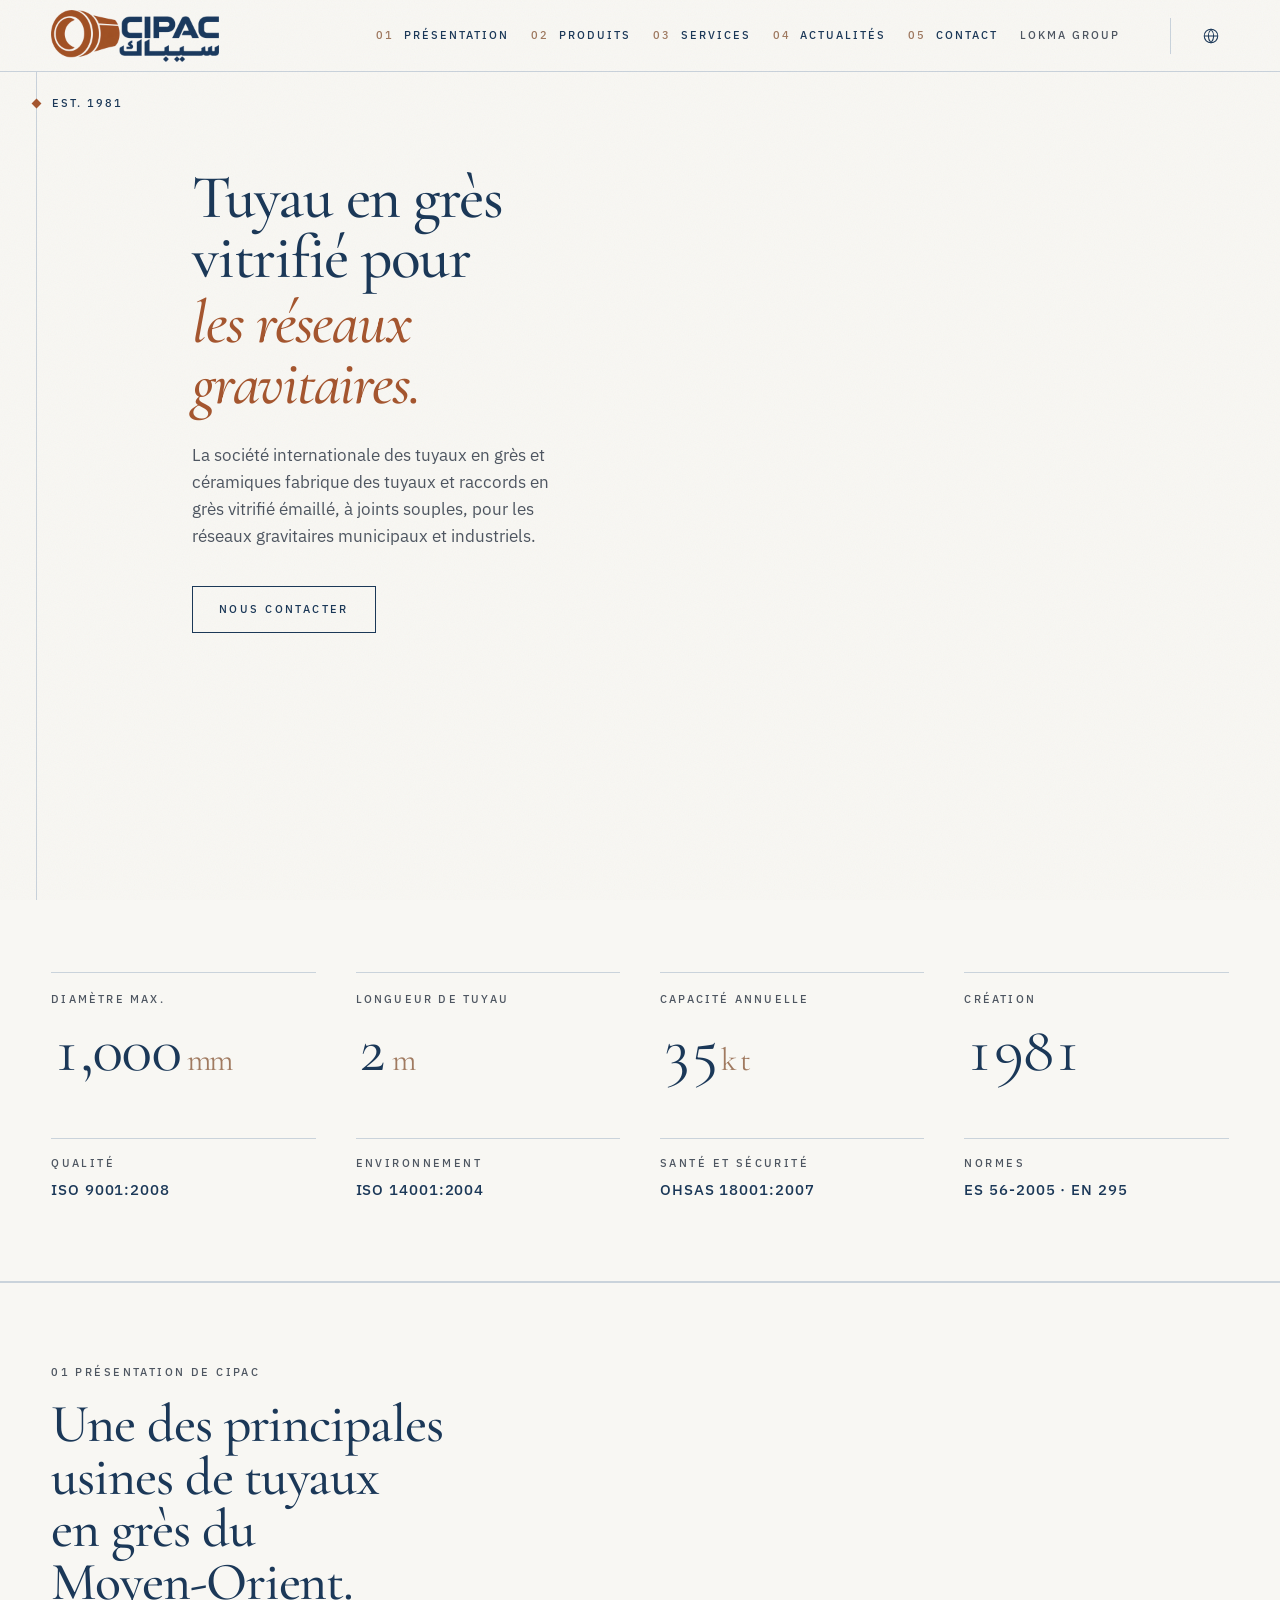
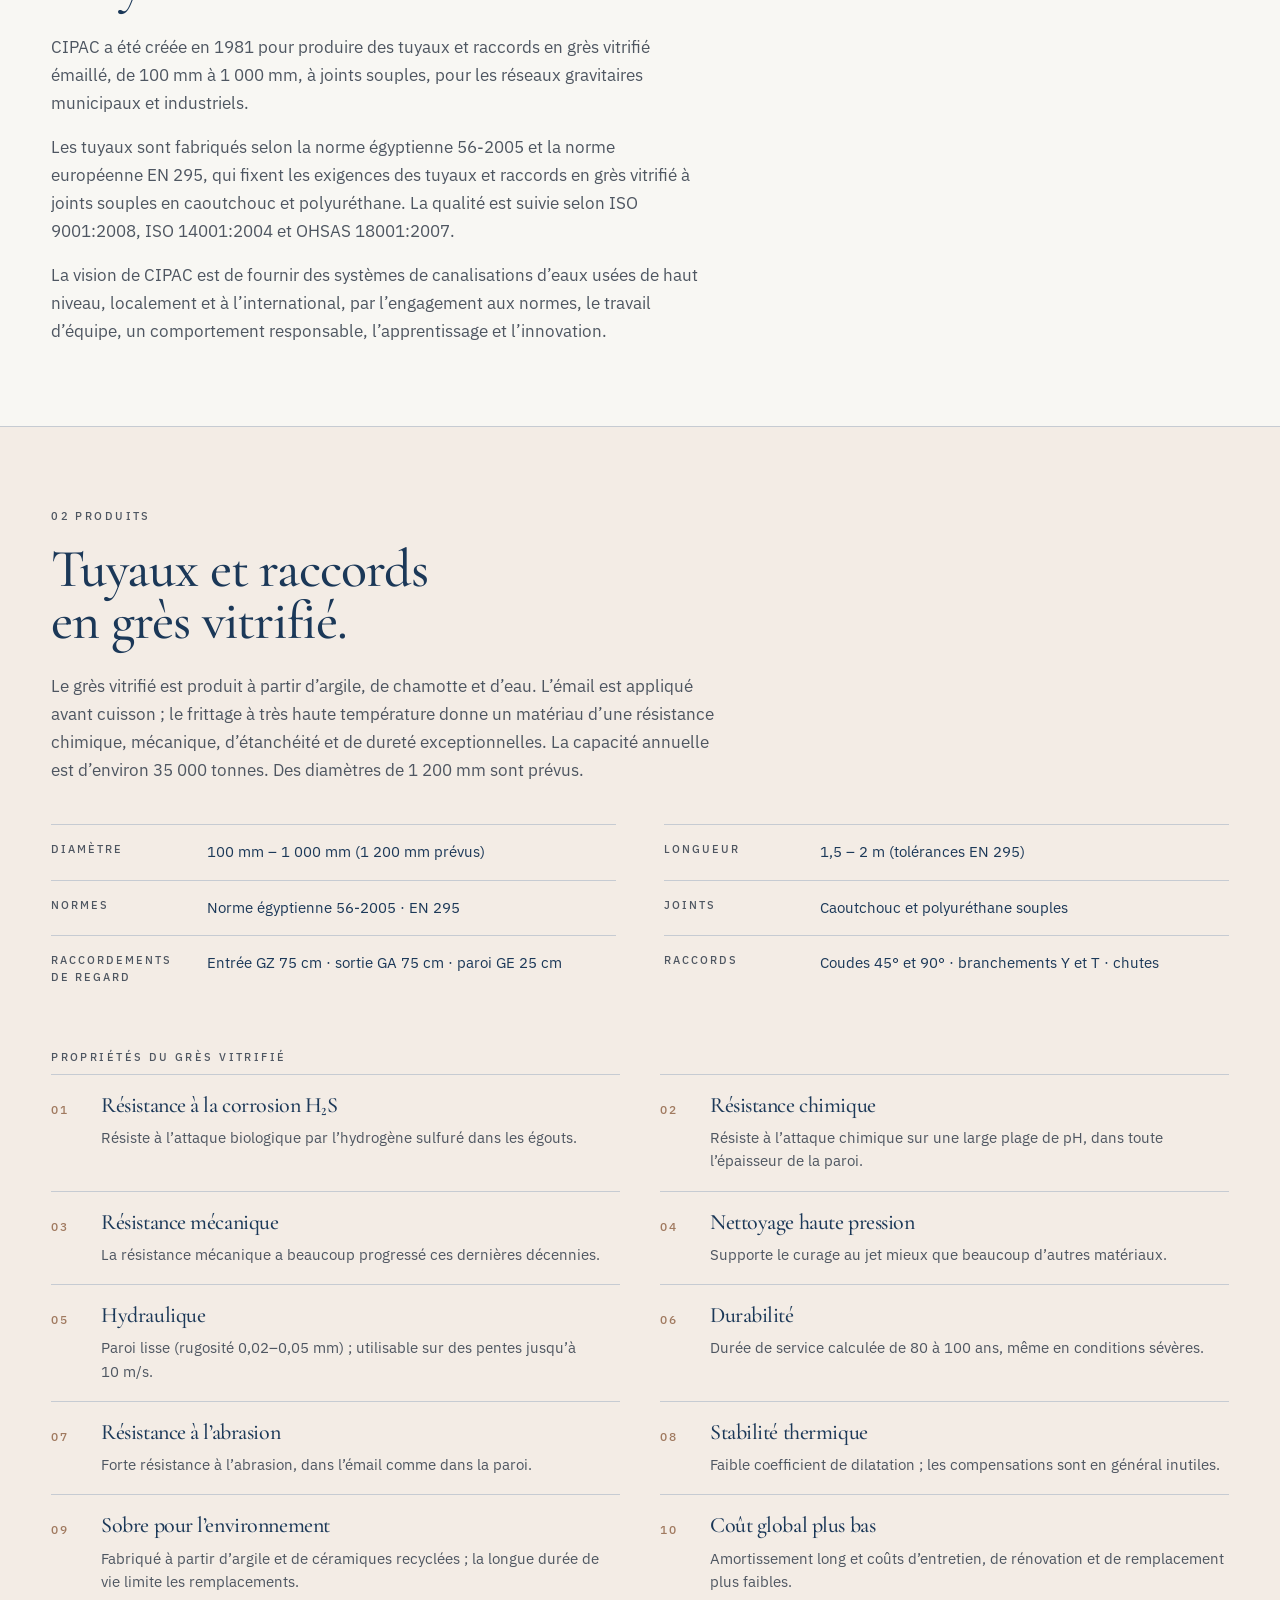
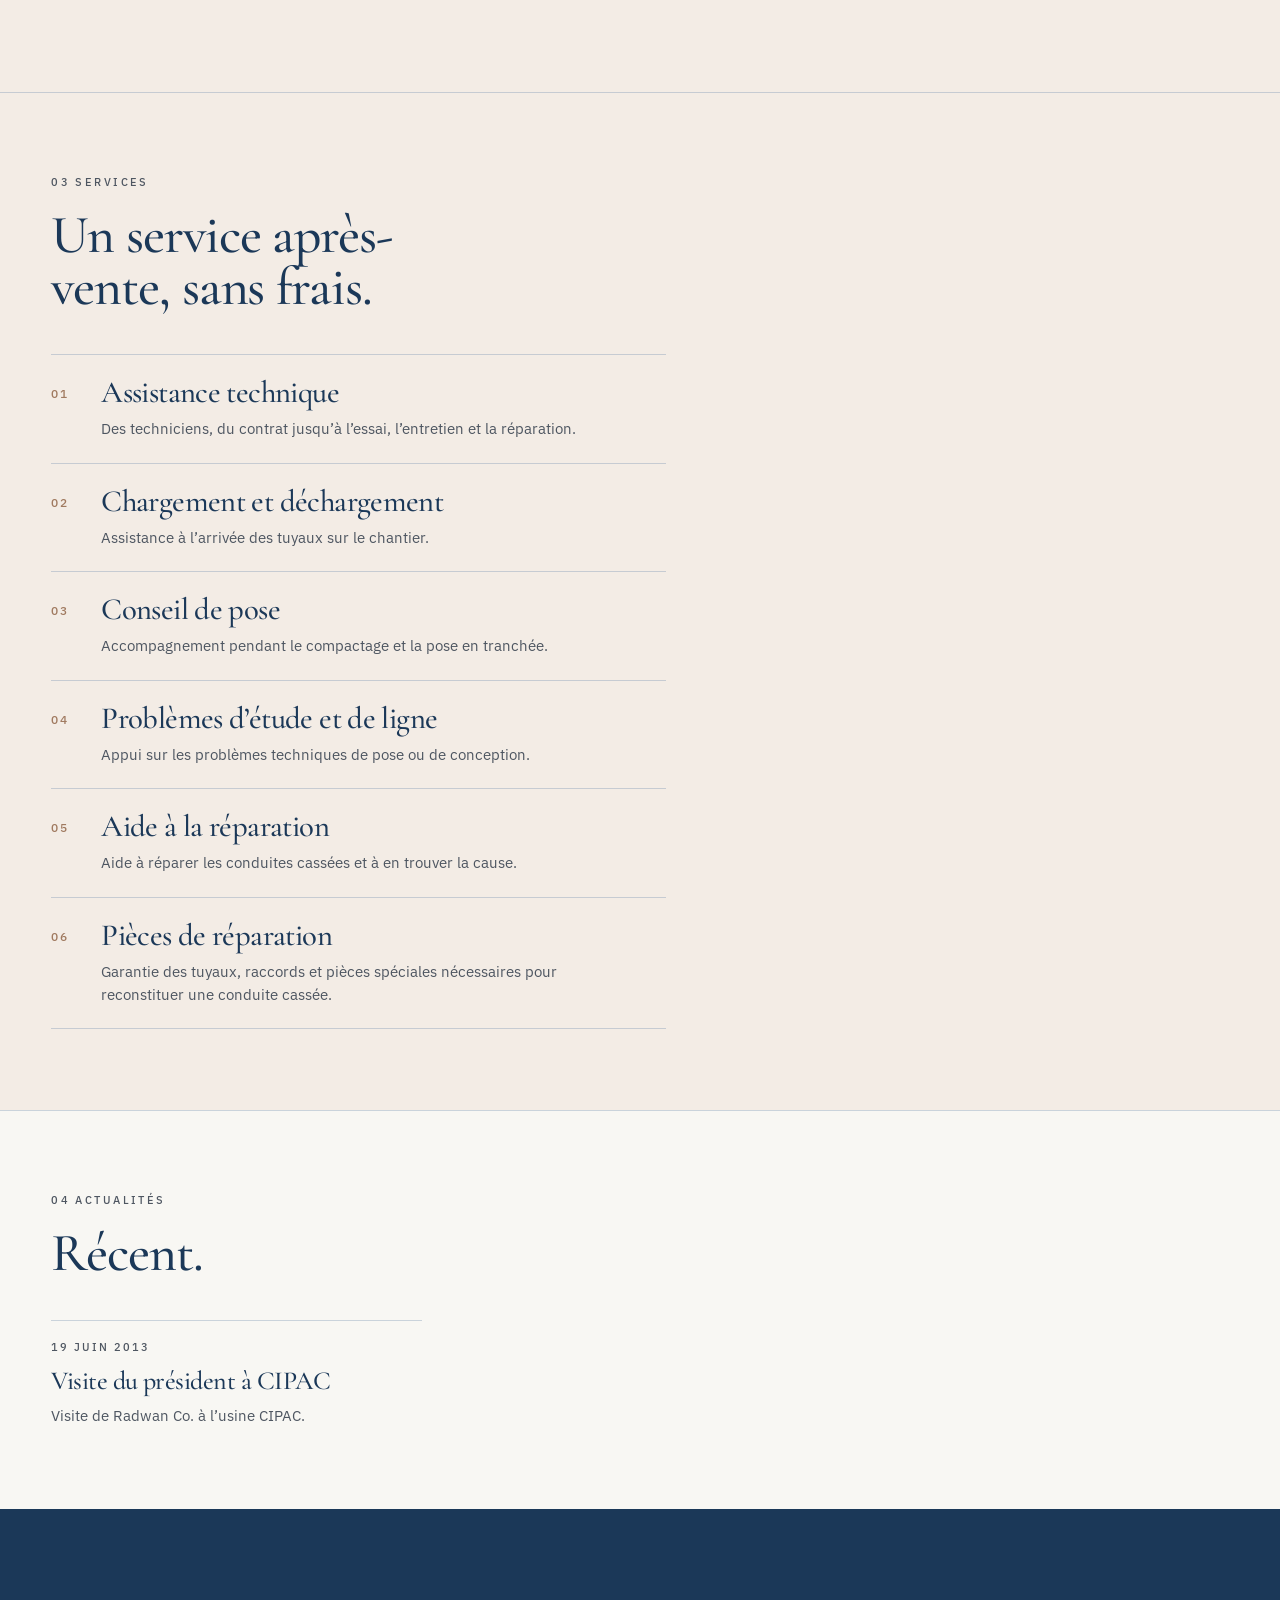
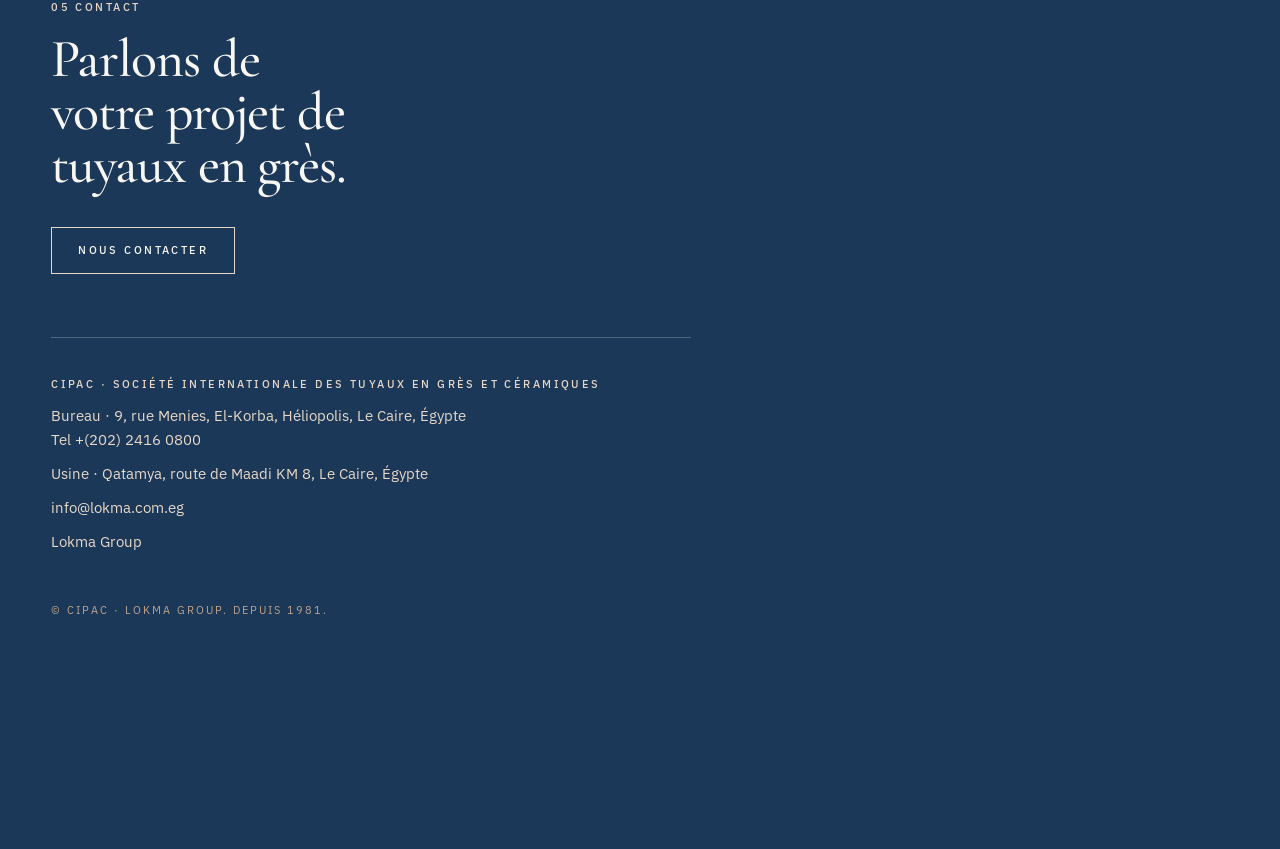
<file: fr/cipac/index.html>
<!DOCTYPE html>
<html lang="fr">
<head>
  <meta charset="UTF-8">
  <meta name="viewport" content="width=device-width, initial-scale=1">
  <title>CIPAC — tuyau en grès vitrifié</title>
  <meta name="description" content="CIPAC fabrique des tuyaux et raccords en grès vitrifié émaillé, à joints souples, pour les réseaux gravitaires. Depuis 1981, Le Caire.">
  <meta name="theme-color" content="#1B3858">
  <link rel="preconnect" href="https://fonts.googleapis.com">
  <link rel="preconnect" href="https://fonts.gstatic.com" crossorigin>
  <link href="https://fonts.googleapis.com/css2?family=Cormorant+Garamond:ital,wght@0,500;0,600;1,500&family=IBM+Plex+Sans:ital,wght@0,400;0,500;1,400&display=swap" rel="stylesheet">
  <link rel="preload" as="image" href="../../assets/cipac-hero-desktop.jpg" media="(min-width: 1101px), (min-width: 701px) and (min-aspect-ratio: 1/1)">
  <link rel="preload" as="image" href="../../assets/cipac-hero-tablet.jpg" media="(min-width: 701px) and (max-width: 1100px) and (max-aspect-ratio: 1/1)">
  <link rel="preload" as="image" href="../../assets/cipac-hero-mobile.jpg" media="(max-width: 700px)">
  <link rel="stylesheet" href="../../styles.css">
</head>
<body class="company company-cipac">
  <a class="skip" href="#main">Aller au contenu</a>

  <header>
    <a class="wordmark wordmark-name" href="#top">
      <img src="../../assets/cipac-logo.png" alt="CIPAC" width="168" height="52">
    </a>
    <nav aria-label="Principale">
      <a href="#about"><span>01</span> Présentation</a>
      <a href="#products"><span>02</span> Produits</a>
      <a href="#services"><span>03</span> Services</a>
      <a href="#news"><span>04</span> Actualités</a>
      <a href="#contact"><span>05</span> Contact</a>
      <a class="group-link" href="../index.html">Lokma Group</a>
    </nav>
    <div class="lang">
      <button type="button" class="lang-button" aria-expanded="false" aria-controls="lang-menu" aria-label="Langue, français">
        <svg viewBox="0 0 24 24" width="18" height="18" aria-hidden="true">
          <circle cx="12" cy="12" r="9" fill="none" stroke="currentColor" stroke-width="1.4"></circle>
          <path d="M3 12h18M12 3c2.4 2.7 3.6 5.7 3.6 9s-1.2 6.3-3.6 9c-2.4-2.7-3.6-5.7-3.6-9s1.2-6.3 3.6-9z" fill="none" stroke="currentColor" stroke-width="1.4"></path>
        </svg>
      </button>
      <ul class="lang-menu" id="lang-menu" hidden>
        <li><a href="../../cipac/index.html" lang="en">English</a></li>
        <li><a href="index.html" lang="fr" aria-current="true">Français</a></li>
        <li><a href="../../ar/cipac/index.html" lang="ar" dir="rtl">العربية</a></li>
      </ul>
    </div>
  </header>

  <main id="main">
    <section class="company-hero plate-section" id="top">
      <picture class="plate" aria-hidden="true">
        <source media="(max-width: 700px)" srcset="../../assets/cipac-hero-mobile.jpg">
        <source media="(max-width: 1100px) and (max-aspect-ratio: 1/1)" srcset="../../assets/cipac-hero-tablet.jpg">
        <img src="../../assets/cipac-hero-desktop.jpg" alt="" fetchpriority="high" decoding="async">
      </picture>
      <div class="datum" aria-hidden="true">
        <span class="datum-mark">
          <span class="diamond"></span>
          <span class="datum-lines">
            <span class="datum-line">Est. 1981</span>
            <span class="datum-line">Tuyau grès</span>
            <span class="datum-line">EN 295</span>
            <span class="datum-line">Lokma Group</span>
          </span>
        </span>
      </div>
      <div class="hero-copy">
        <h1>Tuyau en grès vitrifié pour <em>les réseaux gravitaires.</em></h1>
        <p class="deck">La société internationale des tuyaux en grès et céramiques fabrique des tuyaux et raccords en grès vitrifié émaillé, à joints souples, pour les réseaux gravitaires municipaux et industriels.</p>
        <a class="button" href="#contact">Nous contacter</a>
      </div>
    </section>

    <section class="figures" aria-labelledby="figures-title">
      <h2 id="figures-title" class="visually-hidden">Chiffres clés et certificats</h2>
      <dl class="numbers">
        <div><dt>Diamètre max.</dt><dd>1,000<span> mm</span></dd></div>
        <div><dt>Longueur de tuyau</dt><dd>2<span> m</span></dd></div>
        <div><dt>Capacité annuelle</dt><dd>35<span>k t</span></dd></div>
        <div><dt>Création</dt><dd>1981</dd></div>
      </dl>
      <ul class="certs" aria-label="Certificats">
        <li><span class="kicker">Qualité</span><strong>ISO 9001:2008</strong></li>
        <li><span class="kicker">Environnement</span><strong>ISO 14001:2004</strong></li>
        <li><span class="kicker">Santé et sécurité</span><strong>OHSAS 18001:2007</strong></li>
        <li><span class="kicker">Normes</span><strong>ES 56-2005 · EN 295</strong></li>
      </ul>
    </section>

    <section class="about" id="about">
      <div class="about-intro">
        <p class="kicker"><span>01</span> Présentation de CIPAC</p>
        <h2>Une des principales usines de tuyaux en grès du Moyen-Orient.</h2>
        <p>CIPAC a été créée en 1981 pour produire des tuyaux et raccords en grès vitrifié émaillé, de 100 mm à 1 000 mm, à joints souples, pour les réseaux gravitaires municipaux et industriels.</p>
        <p>Les tuyaux sont fabriqués selon la norme égyptienne 56-2005 et la norme européenne EN 295, qui fixent les exigences des tuyaux et raccords en grès vitrifié à joints souples en caoutchouc et polyuréthane. La qualité est suivie selon ISO 9001:2008, ISO 14001:2004 et OHSAS 18001:2007.</p>
        <p>La vision de CIPAC est de fournir des systèmes de canalisations d’eaux usées de haut niveau, localement et à l’international, par l’engagement aux normes, le travail d’équipe, un comportement responsable, l’apprentissage et l’innovation.</p>
      </div>
    </section>

    <section class="products-block" id="products">
      <p class="kicker"><span>02</span> Produits</p>
      <h2>Tuyaux et raccords en grès vitrifié.</h2>
      <p class="products-lead">Le grès vitrifié est produit à partir d’argile, de chamotte et d’eau. L’émail est appliqué avant cuisson ; le frittage à très haute température donne un matériau d’une résistance chimique, mécanique, d’étanchéité et de dureté exceptionnelles. La capacité annuelle est d’environ 35 000 tonnes. Des diamètres de 1 200 mm sont prévus.</p>

      <dl class="spec-table">
        <div>
          <dt>Diamètre</dt>
          <dd>100 mm – 1 000 mm (1 200 mm prévus)</dd>
        </div>
        <div>
          <dt>Longueur</dt>
          <dd>1,5 – 2 m (tolérances EN 295)</dd>
        </div>
        <div>
          <dt>Normes</dt>
          <dd>Norme égyptienne 56-2005 · EN 295</dd>
        </div>
        <div>
          <dt>Joints</dt>
          <dd>Caoutchouc et polyuréthane souples</dd>
        </div>
        <div>
          <dt>Raccordements de regard</dt>
          <dd>Entrée GZ 75 cm · sortie GA 75 cm · paroi GE 25 cm</dd>
        </div>
        <div>
          <dt>Raccords</dt>
          <dd>Coudes 45° et 90° · branchements Y et T · chutes</dd>
        </div>
      </dl>

      <p class="kicker">Propriétés du grès vitrifié</p>
      <ul class="feature-list">
        <li>
          <span class="num">01</span>
          <div>
            <h3>Résistance à la corrosion H₂S</h3>
            <p>Résiste à l’attaque biologique par l’hydrogène sulfuré dans les égouts.</p>
          </div>
        </li>
        <li>
          <span class="num">02</span>
          <div>
            <h3>Résistance chimique</h3>
            <p>Résiste à l’attaque chimique sur une large plage de pH, dans toute l’épaisseur de la paroi.</p>
          </div>
        </li>
        <li>
          <span class="num">03</span>
          <div>
            <h3>Résistance mécanique</h3>
            <p>La résistance mécanique a beaucoup progressé ces dernières décennies.</p>
          </div>
        </li>
        <li>
          <span class="num">04</span>
          <div>
            <h3>Nettoyage haute pression</h3>
            <p>Supporte le curage au jet mieux que beaucoup d’autres matériaux.</p>
          </div>
        </li>
        <li>
          <span class="num">05</span>
          <div>
            <h3>Hydraulique</h3>
            <p>Paroi lisse (rugosité 0,02–0,05 mm) ; utilisable sur des pentes jusqu’à 10 m/s.</p>
          </div>
        </li>
        <li>
          <span class="num">06</span>
          <div>
            <h3>Durabilité</h3>
            <p>Durée de service calculée de 80 à 100 ans, même en conditions sévères.</p>
          </div>
        </li>
        <li>
          <span class="num">07</span>
          <div>
            <h3>Résistance à l’abrasion</h3>
            <p>Forte résistance à l’abrasion, dans l’émail comme dans la paroi.</p>
          </div>
        </li>
        <li>
          <span class="num">08</span>
          <div>
            <h3>Stabilité thermique</h3>
            <p>Faible coefficient de dilatation ; les compensations sont en général inutiles.</p>
          </div>
        </li>
        <li>
          <span class="num">09</span>
          <div>
            <h3>Sobre pour l’environnement</h3>
            <p>Fabriqué à partir d’argile et de céramiques recyclées ; la longue durée de vie limite les remplacements.</p>
          </div>
        </li>
        <li>
          <span class="num">10</span>
          <div>
            <h3>Coût global plus bas</h3>
            <p>Amortissement long et coûts d’entretien, de rénovation et de remplacement plus faibles.</p>
          </div>
        </li>
      </ul>
    </section>

    <section class="services" id="services">
      <picture class="services-plate" aria-hidden="true">
        <source media="(max-width: 900px)" srcset="../../assets/cipac-tunnel-mobile.jpg">
        <img src="../../assets/cipac-tunnel-desktop.jpg" alt="" loading="lazy" decoding="async">
      </picture>
      <div class="services-copy">
        <p class="kicker"><span>03</span> Services</p>
        <h2>Un service après-vente, sans frais.</h2>
        <ol class="service-list">
          <li>
            <span class="num">01</span>
            <div>
              <h3>Assistance technique</h3>
              <p>Des techniciens, du contrat jusqu’à l’essai, l’entretien et la réparation.</p>
            </div>
          </li>
          <li>
            <span class="num">02</span>
            <div>
              <h3>Chargement et déchargement</h3>
              <p>Assistance à l’arrivée des tuyaux sur le chantier.</p>
            </div>
          </li>
          <li>
            <span class="num">03</span>
            <div>
              <h3>Conseil de pose</h3>
              <p>Accompagnement pendant le compactage et la pose en tranchée.</p>
            </div>
          </li>
          <li>
            <span class="num">04</span>
            <div>
              <h3>Problèmes d’étude et de ligne</h3>
              <p>Appui sur les problèmes techniques de pose ou de conception.</p>
            </div>
          </li>
          <li>
            <span class="num">05</span>
            <div>
              <h3>Aide à la réparation</h3>
              <p>Aide à réparer les conduites cassées et à en trouver la cause.</p>
            </div>
          </li>
          <li>
            <span class="num">06</span>
            <div>
              <h3>Pièces de réparation</h3>
              <p>Garantie des tuyaux, raccords et pièces spéciales nécessaires pour reconstituer une conduite cassée.</p>
            </div>
          </li>
        </ol>
      </div>
    </section>

    <section class="news" id="news">
      <div class="news-head">
        <p class="kicker"><span>04</span> Actualités</p>
        <h2>Récent.</h2>
      </div>
      <ul class="news-list">
        <li>
          <time datetime="2013-06-19">19 juin 2013</time>
          <h3>Visite du président à CIPAC</h3>
          <p>Visite de Radwan Co. à l’usine CIPAC.</p>
        </li>
      </ul>
    </section>

    <section class="contact plate-section" id="contact">
      <picture class="plate" aria-hidden="true">
        <source media="(max-width: 700px)" srcset="../../assets/home-contact-navy-mobile.webp">
        <img src="../../assets/home-contact-navy-desktop.webp" alt="" loading="lazy" decoding="async">
      </picture>
      <div class="contact-invite">
        <p class="kicker kicker-light"><span>05</span> Contact</p>
        <h2>Parlons de votre projet de tuyaux en grès.</h2>
        <a class="button button-light" href="mailto:info@lokma.com.eg">Nous contacter</a>
      </div>
      <div class="contact-grid">
        <!-- Confirm address, phone and email for CIPAC before launch. -->
        <address>
          <span class="kicker kicker-light">CIPAC · Société internationale des tuyaux en grès et céramiques</span>
          <p>Bureau · 9, rue Menies, El-Korba, Héliopolis, Le Caire, Égypte<br>Tel <a href="tel:+20224160800">+(202) 2416 0800</a></p>
          <p>Usine · Qatamya, route de Maadi KM 8, Le Caire, Égypte</p>
          <p><a href="mailto:info@lokma.com.eg">info@lokma.com.eg</a></p>
          <p><a href="../index.html">Lokma Group</a></p>
        </address>
      </div>
      <p class="colophon">© CIPAC · Lokma Group. Depuis 1981.</p>
    </section>
  </main>

  <script src="../../site.js"></script>
</body>
</html>
</file>
<file: styles.css>
:root {
  --navy: #17275f;
  --navy-soft: #25356f;
  --ink: #6685a8;
  --draft: #91abc3;
  --pale: #dce8f1;
  --wash: #e8f1f6;
  --paper: #f8f7f3;
  --graphite: #515867;
  --oxide: #8a2730;
  --accent: var(--oxide);
  --rule: color-mix(in srgb, var(--ink) 32%, transparent);
  --rule-light: color-mix(in srgb, var(--pale) 26%, transparent);
  --serif: "Cormorant Garamond", "Iowan Old Style", Palatino, "Palatino Linotype", serif;
  --sans: "IBM Plex Sans", "Helvetica Neue", Helvetica, Arial, sans-serif;
  --header: 72px;
  --gutter: clamp(20px, 4vw, 64px);
}

/*
 * Company palettes. Each page keeps the group paper and type but takes its
 * text colours from the company logo: --navy carries headings, nav, buttons and
 * the contact block; --graphite carries running copy; --accent the emphasis.
 * The secondary set (wash, pale, ink, draft) follows the pencil wash in the
 * company artwork. Rules, grids and the datum derive from --ink automatically.
 */
body.company-afec {
  /* AFEC logo: red lettering on steel grey. No blue; type goes to charcoal. */
  --navy: #2a2a2e;
  --graphite: #5a5658;
  --accent: #b1262c;
  --wash: #f2ecea;
  --pale: #e6d5d3;
  --ink: #9a6f70;
  --draft: #b99a9a;
}

body.company-ameron {
  /* Ameron logo: a single deep navy. Type goes to that navy, emphasis a step lighter. */
  --navy: #0f1f5c;
  --graphite: #4f5670;
  --accent: #3a5597;
  --wash: #eaedf0;
  --pale: #d4dbe3;
  --ink: #5f7085;
  --draft: #8d9bab;
}

body.company-cipac {
  /* CIPAC logo: terracotta pipe with slate-blue lettering. Type goes to that slate; emphasis terracotta. */
  --navy: #1b3858;
  --graphite: #4e5661;
  --accent: #a5562f;
  --wash: #f3ece5;
  --pale: #e7d7c8;
  --ink: #a07a60;
  --draft: #bfa38c;
}

* { box-sizing: border-box; }

html { scroll-behavior: smooth; }

body {
  margin: 0;
  background: var(--paper);
  color: var(--navy);
  font-family: var(--sans);
  font-size: 16px;
  line-height: 1.5;
  font-weight: 400;
  text-rendering: optimizeLegibility;
  -webkit-font-smoothing: antialiased;
}

body::before {
  content: "";
  position: fixed;
  inset: 0;
  pointer-events: none;
  z-index: 80;
  opacity: 0.045;
  mix-blend-mode: multiply;
  background-image: url("data:image/svg+xml;utf8,<svg xmlns='http://www.w3.org/2000/svg' width='160' height='160'><filter id='n'><feTurbulence type='fractalNoise' baseFrequency='0.85' numOctaves='2' stitchTiles='stitch'/></filter><rect width='100%25' height='100%25' filter='url(%23n)'/></svg>");
}

::selection {
  background: var(--pale);
  color: var(--navy);
}

img, picture { display: block; max-width: 100%; }

a { color: inherit; }

:focus-visible {
  outline: 1px solid var(--accent);
  outline-offset: 4px;
}

.skip {
  position: absolute;
  left: 16px;
  top: -40px;
  background: var(--paper);
  padding: 8px 12px;
  z-index: 100;
}

.skip:focus { top: 12px; }

.visually-hidden {
  position: absolute;
  width: 1px;
  height: 1px;
  overflow: hidden;
  clip: rect(0 0 0 0);
  white-space: nowrap;
}

section[id] { scroll-margin-top: var(--header); }

h1, h2, h3 {
  font-family: var(--serif);
  font-weight: 500;
  letter-spacing: -0.02em;
  line-height: 0.98;
  margin: 0;
  text-wrap: balance;
}

h1 {
  font-size: clamp(46px, 4.8vw, 78px);
  max-width: 14ch;
}

h1 em {
  display: block;
  margin-top: 0.08em;
  font-style: italic;
  font-weight: 500;
}

h2 {
  font-size: clamp(38px, 4.2vw, 64px);
  max-width: 16ch;
}

h3 {
  font-size: clamp(26px, 2.4vw, 36px);
  line-height: 1.05;
}

p { text-wrap: pretty; }

.kicker {
  margin: 0;
  font-size: 11px;
  font-weight: 500;
  letter-spacing: 0.22em;
  text-transform: uppercase;
  color: var(--graphite);
}

.kicker-light { color: var(--pale); }

.kicker span,
nav a span,
.num,
.when,
.numbers dd,
time {
  font-variant-numeric: tabular-nums;
}

.num {
  padding-top: 8px;
  font-size: 12px;
  font-weight: 500;
  letter-spacing: 0.16em;
  color: var(--ink);
}

.button {
  display: inline-block;
  margin-top: 36px;
  padding: 14px 26px;
  border: 1px solid var(--navy);
  color: var(--navy);
  text-decoration: none;
  font-size: 11px;
  font-weight: 500;
  letter-spacing: 0.22em;
  text-transform: uppercase;
  transition: background-color 120ms ease, color 120ms ease;
}

.button:hover {
  background: var(--navy);
  color: var(--paper);
}

.button-light {
  border-color: var(--pale);
  color: var(--paper);
}

.button-light:hover {
  background: var(--paper);
  color: var(--navy);
}

.text-link {
  display: inline-block;
  margin-top: 14px;
  font-size: 12px;
  font-weight: 500;
  letter-spacing: 0.08em;
  text-decoration: none;
  border-bottom: 1px solid var(--accent);
  padding-bottom: 2px;
}

header {
  position: sticky;
  top: 0;
  z-index: 40;
  display: flex;
  align-items: center;
  justify-content: space-between;
  gap: 28px;
  min-height: var(--header);
  padding: 0 var(--gutter);
  background: color-mix(in srgb, var(--paper) 92%, transparent);
  border-bottom: 1px solid var(--rule);
  backdrop-filter: blur(8px);
}

.wordmark {
  flex: none;
  display: flex;
  align-items: center;
  line-height: 0;
  text-decoration: none;
}

.wordmark img {
  height: 64px;
  width: auto;
}

nav {
  display: flex;
  flex-wrap: nowrap;
  justify-content: flex-end;
  gap: 8px 22px;
  min-width: 0;
  margin-left: auto;
}

nav a {
  flex: none;
  text-decoration: none;
  font-size: 11px;
  font-weight: 500;
  letter-spacing: 0.18em;
  text-transform: uppercase;
  color: var(--navy);
  white-space: nowrap;
}

nav a span {
  margin-right: 0.45em;
  color: var(--ink);
}

nav a[aria-current="page"],
nav a[aria-current="page"] span {
  color: var(--accent);
}

.lang {
  position: relative;
  flex: none;
  margin-left: 22px;
  padding-left: 22px;
  border-left: 1px solid var(--rule);
  --lang-trigger-size: 36px;
}

.lang-button {
  display: grid;
  place-items: center;
  width: var(--lang-trigger-size);
  height: var(--lang-trigger-size);
  padding: 0;
  border: 0;
  background: transparent;
  color: var(--navy);
  cursor: pointer;
}

.lang-button[aria-expanded="true"] { color: var(--accent); }

.lang-menu {
  position: absolute;
  top: calc(100% + 2px);
  right: 0;
  z-index: 2;
  min-width: 156px;
  margin: 0;
  padding: 6px 0;
  list-style: none;
  background: var(--paper);
  border: 1px solid var(--rule);
  transform-origin: calc(100% - var(--lang-trigger-size) / 2) -8px;
  opacity: 0;
  transform: translateY(-6px);
  pointer-events: none;
  transition: opacity 160ms ease, transform 160ms ease;
}

.lang-menu.is-open {
  opacity: 1;
  transform: none;
  pointer-events: auto;
}

.lang-menu::before {
  content: "";
  position: absolute;
  top: -5px;
  /* Centre the caret on the globe trigger; nudge 3px for the icon in the button. */
  right: calc(var(--lang-trigger-size) / 2 - 5px - 3px);
  width: 10px;
  height: 10px;
  background: var(--paper);
  border-top: 1px solid var(--rule);
  border-left: 1px solid var(--rule);
  transform: rotate(45deg);
}

.lang-menu a {
  display: block;
  padding: 8px 16px;
  color: var(--navy);
  text-decoration: none;
  font-size: 11px;
  font-weight: 500;
  letter-spacing: 0.18em;
  text-transform: uppercase;
}

.lang-menu a[lang="ar"] {
  font-size: 15px;
  letter-spacing: 0;
  text-transform: none;
}

.lang-menu a[aria-current="true"] { color: var(--accent); }

.lang-menu a:hover { background: var(--wash); }

/* Decorative plates. The artwork fills the section; copy sits in its clear zone. */

.plate-section {
  position: relative;
  isolation: isolate;
  overflow: hidden;
}

.plate {
  position: absolute;
  inset: 0;
  z-index: -1;
  pointer-events: none;
}

.plate img {
  width: 100%;
  height: 100%;
  object-fit: cover;
}

.banner {
  width: 100%;
  border-bottom: 1px solid var(--rule);
}

.banner img {
  width: 100%;
  height: auto;
}

.datum {
  position: absolute;
  top: 0;
  bottom: 0;
  left: 36px;
  width: 1px;
  background: var(--rule);
  pointer-events: none;
}

.datum-light { background: color-mix(in srgb, var(--pale) 40%, transparent); }

.datum-mark {
  position: absolute;
  top: 28px;
  left: 0;
}

.diamond {
  position: absolute;
  top: 0;
  left: -3.5px;
  width: 7px;
  height: 7px;
  background: var(--navy);
  transform: rotate(45deg);
}

.datum-light .diamond { background: var(--pale); }

.datum-lines {
  position: absolute;
  /* Centre the first line on the 7px diamond. */
  font-size: 11px;
  top: calc((7px - 1.35em) / 2);
  left: 16px;
  display: flex;
  flex-direction: column;
  align-items: flex-start;
  gap: 5px;
  width: max-content;
}

.datum-line {
  font-size: 11px;
  font-weight: 500;
  letter-spacing: 0.18em;
  text-transform: uppercase;
  line-height: 1.35;
  white-space: nowrap;
  color: var(--navy);
  opacity: 0;
  transform: translateX(-16px);
}

.datum-line:first-child {
  opacity: 1;
  transform: none;
}

.datum-light .datum-line { color: var(--pale); }

/* 1. Opening banner */

.hero {
  /* Floor stops short viewports from pushing the copy deep into the pipe artwork. */
  min-height: max(calc(100svh - var(--header)), 820px);
  background: var(--navy);
  color: var(--paper);
}

.hero .plate img { object-position: left bottom; }

.hero-copy {
  position: relative;
  max-width: min(46%, 680px);
  /* Clears the two-word lines that sit to the right of the datum. */
  padding: 96px 0 240px 220px;
}

.hero h1 em { color: var(--pale); }

.deck {
  max-width: 36em;
  margin: 28px 0 0;
  color: var(--draft);
  font-size: 17px;
  line-height: 1.6;
}

/* 2. Key numbers and certificates */

.figures {
  padding: clamp(64px, 8vh, 104px) var(--gutter) clamp(56px, 7vh, 88px);
  border-bottom: 1px solid var(--rule);
}

.numbers {
  display: grid;
  grid-template-columns: repeat(4, 1fr);
  gap: 24px 40px;
  margin: 0;
}

.numbers div {
  padding-top: 18px;
  border-top: 1px solid var(--rule);
}

.numbers dt {
  font-size: 11px;
  font-weight: 500;
  letter-spacing: 0.2em;
  text-transform: uppercase;
  color: var(--graphite);
}

.numbers dd {
  margin: 10px 0 0;
  font-family: var(--serif);
  font-size: clamp(48px, 5vw, 76px);
  line-height: 1;
  letter-spacing: -0.03em;
}

.numbers dd span {
  font-size: 0.5em;
  margin-left: 0.08em;
  color: var(--ink);
}

.certs {
  display: grid;
  grid-template-columns: repeat(4, 1fr);
  gap: 16px 40px;
  margin: 56px 0 0;
  padding: 0;
  list-style: none;
}

.certs li {
  display: flex;
  flex-direction: column;
  gap: 8px;
  padding: 16px 0;
  border-top: 1px solid var(--rule);
}

.certs strong {
  font-weight: 500;
  font-size: 15px;
  letter-spacing: 0.06em;
}

/* 3. Companies and products */

.companies {
  padding: 0 var(--gutter) clamp(72px, 9vh, 120px);
  /* Matches the field of the pipe study so the drawing has no paper margin. */
  background: var(--wash);
}

.companies-head {
  display: grid;
  grid-template-columns: 1fr 1fr;
  gap: 48px;
  align-items: stretch;
  margin: 0 calc(-1 * var(--gutter));
  padding: 0 0 0 var(--gutter);
  border-bottom: 1px solid var(--rule);
}

.companies-intro {
  padding: clamp(72px, 9vh, 110px) 0 clamp(56px, 7vh, 88px);
}

.companies-intro h2 { margin: 18px 0 24px; }

.companies-intro p:last-child {
  max-width: 36em;
  color: var(--graphite);
  font-size: 17px;
  line-height: 1.6;
}

.companies-art {
  position: relative;
  overflow: hidden;
  min-height: 420px;
  background: var(--wash);
}

.companies-art img {
  position: absolute;
  inset: 0;
  width: 100%;
  height: 100%;
  object-fit: cover;
  /* Top edge dissolves the cut pipe; sides feather into the section field. */
  -webkit-mask-image:
    linear-gradient(to bottom, transparent, #000 180px),
    linear-gradient(to right, transparent, #000 40px, #000 calc(100% - 40px), transparent);
  mask-image:
    linear-gradient(to bottom, transparent, #000 180px),
    linear-gradient(to right, transparent, #000 40px, #000 calc(100% - 40px), transparent);
  -webkit-mask-composite: source-in;
  mask-composite: intersect;
}

.company-list {
  display: grid;
  grid-template-columns: repeat(3, 1fr);
  gap: 0 40px;
  margin: 0;
  padding: 0;
  list-style: none;
}

.company-list li {
  display: grid;
  grid-template-columns: 36px 1fr;
  gap: 14px;
  padding: 36px 0 32px;
  border-bottom: 1px solid var(--rule);
}

.role {
  margin: 8px 0 12px;
  font-size: 11px;
  font-weight: 500;
  letter-spacing: 0.18em;
  text-transform: uppercase;
  color: var(--graphite);
}

.company-list p:not(.role) {
  margin: 0;
  color: var(--graphite);
  font-size: 15px;
  line-height: 1.55;
}

.products {
  display: grid;
  grid-template-columns: 160px 1fr;
  gap: 24px;
  align-items: start;
  padding-top: 40px;
}

.product-list {
  display: grid;
  grid-template-columns: repeat(3, minmax(0, 1fr));
  gap: 20px;
  margin: 0;
  padding: 0;
  list-style: none;
}

.product-list li {
  display: flex;
  min-width: 0;
}

.product-list a {
  display: flex;
  flex: 1;
  flex-direction: row;
  align-items: center;
  justify-content: space-between;
  gap: 16px;
  width: 100%;
  min-width: 0;
  min-height: 88px;
  padding: 18px 20px;
  border: 1px solid var(--rule);
  text-decoration: none;
  transition: border-color 120ms ease;
}

.product-logo:not(.product-logo-lockup) {
  flex: 0 1 auto;
  min-width: 0;
  max-height: 56px;
  max-width: min(42%, 120px);
  width: auto;
  height: auto;
  object-fit: contain;
  object-position: right center;
}

.product-logo-lockup {
  height: 72px;
  max-width: none;
}

.product-list a:hover {
  border-color: var(--navy);
  background: color-mix(in srgb, var(--wash) 55%, transparent);
}

.product-card-main {
  display: flex;
  flex: 1 0 auto;
  flex-direction: column;
  align-items: flex-start;
  gap: 10px;
  min-width: max-content;
}

.product-visit {
  font-size: 11px;
  font-weight: 500;
  letter-spacing: 0.12em;
  text-transform: uppercase;
  white-space: nowrap;
  color: var(--graphite);
  border-bottom: 1px solid var(--accent);
  padding-bottom: 2px;
  line-height: 1.2;
  transition: color 120ms ease;
}

.product-visit::after {
  content: " →";
  color: var(--accent);
}

.product-list a:hover .product-visit { color: var(--navy); }

.product-list strong {
  flex: none;
  font-family: var(--serif);
  font-weight: 500;
  font-size: clamp(22px, 4vw, 28px);
  line-height: 1.1;
}

/* 4. Services — powder-blue plate, copy in the clear left side */

.services {
  position: relative;
  isolation: isolate;
  overflow: hidden;
  background: var(--wash);
  border-top: 1px solid var(--rule);
}

.services-plate {
  position: absolute;
  inset: 0;
  z-index: -1;
  pointer-events: none;
}

.services-plate img {
  width: 100%;
  height: 100%;
  object-fit: cover;
  object-position: right center;
  /* Dissolve the last strip of the plate into the section field. */
  -webkit-mask-image: linear-gradient(to bottom, #000 calc(100% - 72px), transparent);
  mask-image: linear-gradient(to bottom, #000 calc(100% - 72px), transparent);
}

.services-copy {
  max-width: 56%;
  padding: clamp(72px, 9vh, 120px) var(--gutter);
}

.services h2 { margin: 18px 0 40px; }

.service-list {
  margin: 0;
  padding: 0;
  list-style: none;
}

.service-list li {
  display: grid;
  grid-template-columns: 36px 1fr;
  gap: 14px;
  padding: 22px 0;
  border-top: 1px solid var(--rule);
}

.service-list li:last-child { border-bottom: 1px solid var(--rule); }

.service-list p {
  margin: 8px 0 0;
  max-width: 34em;
  color: var(--graphite);
  font-size: 15px;
  line-height: 1.55;
}

/* 5. Story — ivory heritage plate, copy top left, timeline below */

.story {
  background: var(--paper);
  padding-bottom: clamp(72px, 8vh, 110px);
  overflow: clip;
}

/* The plate backs the introduction only, shown whole (2:1); the timeline runs on plain paper. */
.story-intro {
  min-height: 50vw;
  padding: clamp(80px, 10vh, 130px) var(--gutter) 0;
}

.story .plate img {
  object-position: right top;
  /* A short dissolve, only the last strip of the plate. */
  -webkit-mask-image: linear-gradient(to bottom, #000 calc(100% - 14px), transparent);
  mask-image: linear-gradient(to bottom, #000 calc(100% - 14px), transparent);
}

.story-copy {
  max-width: min(48%, 620px);
  padding-left: 72px;
}

.story-copy h2 { margin-top: 18px; }

.story-copy p:last-child {
  max-width: 40em;
  margin: 24px 0 0;
  color: var(--graphite);
  font-size: 17px;
  line-height: 1.65;
}

.timeline {
  position: relative;
  display: grid;
  grid-template-columns: repeat(5, minmax(0, 1fr));
  align-items: stretch;
  gap: 22px;
  margin: clamp(48px, 6vw, 96px) var(--gutter) 0;
  padding: 28px 0 0;
  list-style: none;
}

.timeline li {
  display: flex;
  flex-direction: column;
}

.timeline::before {
  content: "";
  position: absolute;
  top: 6px;
  left: 0;
  right: 0;
  height: 1px;
  background: color-mix(in srgb, var(--ink) 70%, transparent);
}

/* One diamond, moved between dates. Hidden until the script takes over. */
.timeline::after {
  content: "";
  position: absolute;
  z-index: 2;
  top: 0;
  left: 0;
  width: 7px;
  height: 7px;
  background: var(--accent);
  opacity: 0;
  pointer-events: none;
  transform: translate3d(var(--dot-x, 0px), var(--dot-y, 0px), 0) rotate(45deg);
}

.timeline.is-traveled::after { opacity: 1; }
.timeline.is-traveled .mark { visibility: hidden; }

.timeline-body {
  position: relative;
  z-index: 0;
  display: flex;
  flex: 1;
  flex-direction: column;
  transform: scale(var(--item-scale, 1));
  transform-origin: left top;
}

.mark {
  position: absolute;
  top: 3px;
  width: 7px;
  height: 7px;
  background: var(--accent);
  transform: rotate(45deg);
}

.when {
  display: block;
  margin: 8px 0 10px;
  font-family: var(--serif);
  font-size: 32px;
  font-weight: 500;
  letter-spacing: -0.03em;
  line-height: 1;
}

.timeline p {
  margin: 0 0 18px;
  padding-right: 18px;
  color: var(--graphite);
  font-size: 14px;
  line-height: 1.5;
}

.archive-photo {
  display: grid;
  place-items: center;
  aspect-ratio: 4 / 3;
  margin: auto 18px 0 0;
  border: 1px dashed color-mix(in srgb, var(--ink) 55%, transparent);
  background: color-mix(in srgb, var(--paper) 70%, transparent);
}

.archive-photo span {
  font-size: 10px;
  font-weight: 500;
  letter-spacing: 0.2em;
  text-transform: uppercase;
  color: var(--ink);
}

/* 6. Projects — banner strip, world map, table */

.projects {
  background: var(--paper);
  border-top: 1px solid var(--rule);
}

.projects-head {
  padding: clamp(64px, 8vh, 100px) var(--gutter) 40px;
}

.projects-head h2 { margin-top: 18px; }

.projects-body {
  display: grid;
  grid-template-columns: 1.1fr 0.9fr;
  align-items: start;
  gap: 48px;
  padding: 0 var(--gutter) clamp(80px, 10vh, 120px);
}

.map {
  display: flex;
  flex-direction: column;
  gap: 10px;
  border: 1px solid var(--rule);
  background: var(--paper);
  padding: 10px 10px 12px;
}

.map-stage {
  aspect-ratio: 1010 / 666;
  background:
    linear-gradient(color-mix(in srgb, var(--ink) 28%, transparent) 1px, transparent 1px) 0 0 / 100% 16.666%,
    linear-gradient(90deg, color-mix(in srgb, var(--ink) 28%, transparent) 1px, transparent 1px) 0 0 / 12.5% 100%,
    var(--wash);
}

.map-stage svg {
  display: block;
  width: 100%;
  height: 100%;
}

.map-stage path {
  fill: color-mix(in srgb, var(--paper) 86%, white);
  stroke: color-mix(in srgb, var(--navy) 42%, transparent);
  stroke-width: 0.6px;
  stroke-linejoin: round;
  vector-effect: non-scaling-stroke;
  cursor: pointer;
  transition: fill 120ms ease;
}

.map-stage path.is-project {
  fill: color-mix(in srgb, var(--navy) 72%, var(--wash));
  stroke: var(--navy);
}

.map-stage path:hover,
.map-stage path:focus-visible {
  fill: color-mix(in srgb, var(--navy) 28%, var(--paper));
  outline: none;
}

.map-stage path.is-project:hover,
.map-stage path.is-project.is-hover,
.map-stage path.is-project:focus-visible,
.map-stage path.is-project.is-selected {
  fill: var(--accent);
  stroke: var(--accent);
}

.map-marker {
  fill: var(--accent);
  stroke: var(--paper);
  stroke-width: 1px;
  vector-effect: non-scaling-stroke;
  transition: fill 120ms ease, stroke 120ms ease;
}

.map-marker.is-hover {
  fill: var(--paper);
  stroke: var(--accent);
  stroke-width: 1.5px;
}

.map-hit {
  fill: transparent;
  cursor: pointer;
}

.map-caption {
  display: flex;
  align-items: baseline;
  justify-content: space-between;
  gap: 16px;
  min-height: 16px;
}

.map-caption-text {
  margin: 0;
  min-width: 0;
  font-size: 11px;
  font-weight: 500;
  letter-spacing: 0.14em;
  text-transform: uppercase;
  color: var(--navy);
}

.map-credit {
  flex: none;
  font-size: 10px;
  font-weight: 500;
  letter-spacing: 0.16em;
  text-transform: uppercase;
  text-decoration: none;
  color: var(--ink);
}

.map-credit:hover { color: var(--accent); }

.project-scroll {
  min-height: 0;
  overflow-y: visible;
  scroll-behavior: smooth;
  scrollbar-width: thin;
  scrollbar-color: var(--rule) transparent;
}

.project-table {
  width: 100%;
  border-collapse: collapse;
  font-size: 14px;
}

.project-table th {
  position: sticky;
  top: 0;
  z-index: 1;
  padding: 0 12px 12px 0;
  background: var(--paper);
  text-align: left;
  font-size: 10px;
  font-weight: 500;
  letter-spacing: 0.2em;
  text-transform: uppercase;
  color: var(--graphite);
  border-bottom: 1px solid var(--navy);
}

.project-table td {
  padding: 14px 12px 14px 0;
  vertical-align: top;
  border-bottom: 1px solid var(--rule);
  color: var(--graphite);
  transition: color 280ms ease, padding 280ms ease, font-size 280ms ease;
}

.project-table td:first-child { color: var(--navy); }

.project-table tbody tr.is-linked td {
  padding-top: 20px;
  padding-bottom: 20px;
  color: var(--accent);
  font-size: 15.4px;
}

/* 7. Testimonials */

.testimonials {
  padding: clamp(72px, 9vh, 110px) var(--gutter);
  background: var(--wash);
  border-top: 1px solid var(--rule);
}

.quotes {
  display: grid;
  grid-template-columns: repeat(3, 1fr);
  gap: 32px;
  margin: 28px 0 0;
  padding: 0;
  list-style: none;
}

.quotes blockquote {
  margin: 0;
  padding: 24px 0 0;
  border-top: 1px solid var(--rule);
}

.quotes blockquote p {
  margin: 0;
  font-family: var(--serif);
  font-size: 26px;
  line-height: 1.2;
}

.quotes footer {
  margin-top: 16px;
  font-size: 11px;
  font-weight: 500;
  letter-spacing: 0.18em;
  text-transform: uppercase;
  color: var(--graphite);
}

/* 8. News */

.news {
  padding: clamp(72px, 9vh, 110px) var(--gutter);
  border-top: 1px solid var(--rule);
}

.news-head h2 { margin-top: 18px; }

.news-list {
  display: grid;
  grid-template-columns: repeat(3, 1fr);
  gap: 32px;
  margin: 40px 0 0;
  padding: 0;
  list-style: none;
}

.news-list li {
  padding-top: 18px;
  border-top: 1px solid var(--rule);
}

.news-list time {
  display: block;
  font-size: 11px;
  font-weight: 500;
  letter-spacing: 0.18em;
  text-transform: uppercase;
  color: var(--graphite);
}

.news-list h3 {
  margin-top: 12px;
  font-size: 26px;
}

.news-list h3 a { text-decoration: none; }

.news-list h3 a:hover { color: var(--accent); }

.news-list p {
  margin: 10px 0 0;
  color: var(--graphite);
  font-size: 15px;
  line-height: 1.55;
}

/* 9. Contact — navy plate, invitation and details */

.contact {
  padding: clamp(80px, 10vh, 130px) var(--gutter) clamp(180px, 18vw, 300px);
  background: var(--navy);
  color: var(--paper);
}

.contact .plate img { object-position: right bottom; }

.contact-invite h2 { margin-top: 18px; }

.contact-grid {
  max-width: 40em;
  margin-top: clamp(56px, 7vh, 88px);
  padding-top: 32px;
  border-top: 1px solid var(--rule-light);
}

.contact-grid address {
  font-style: normal;
}

.contact-grid p {
  margin: 10px 0 0;
  color: var(--pale);
  font-size: 15px;
  line-height: 1.6;
}

.contact-grid a { text-decoration: none; }

.contact-grid a:hover { color: var(--paper); border-bottom: 1px solid var(--accent); }

.colophon {
  margin: 48px 0 0;
  font-size: 11px;
  letter-spacing: 0.18em;
  text-transform: uppercase;
  color: var(--draft);
}

/* Company pages — shared long-scroll layout */

.wordmark-name {
  display: flex;
  align-items: center;
  gap: 14px;
  text-decoration: none;
  color: var(--navy);
}

.wordmark-name img {
  height: 52px;
  width: auto;
}

.company-ameron {
  --header: 104px;
}

.company-ameron .wordmark-name img {
  height: 88px;
}

.company-hero {
  min-height: max(calc(100svh - var(--header)), 720px);
  background: var(--paper);
  color: var(--navy);
}

.company-hero .plate::after {
  content: "";
  position: absolute;
  left: 0;
  right: 0;
  bottom: 0;
  height: clamp(16px, 2.5vw, 28px);
  background: linear-gradient(to bottom, transparent, var(--paper));
  pointer-events: none;
}

.company-hero .plate img {
  /*
   * Never crop the drawing. The plate scales to fit the hero and sits bottom-right;
   * whatever paper is left over appears top/left, behind the copy. The feathered
   * top and left edges hide the join between the plate's paper and the page.
   */
  position: absolute;
  right: 0;
  bottom: 0;
  width: auto;
  height: auto;
  max-width: 100%;
  max-height: 100%;
  object-fit: fill;
  -webkit-mask-image:
    linear-gradient(to right, transparent, #000 14%),
    linear-gradient(to bottom, transparent, #000 14%);
  mask-image:
    linear-gradient(to right, transparent, #000 14%),
    linear-gradient(to bottom, transparent, #000 14%);
  -webkit-mask-composite: source-in;
  mask-composite: intersect;
}

.company-hero .hero-copy {
  /* The desktop plate keeps its left 45% clear; the copy box must stay inside it. */
  max-width: 44%;
  padding: 96px 0 160px clamp(72px, 15vw, 220px);
}

.company-hero h1 em { color: var(--accent); }

.company-hero .deck { color: var(--graphite); }

.company-hero .button {
  border-color: var(--navy);
  color: var(--navy);
}

.company-hero .button:hover {
  background: var(--navy);
  color: var(--paper);
}

.company-hero .datum { background: var(--rule); }

.company-hero .diamond { background: var(--accent); }

.company-hero .datum-line { color: var(--navy); }

.about {
  padding: clamp(72px, 9vh, 120px) var(--gutter);
  border-top: 1px solid var(--rule);
  background: var(--paper);
}

.about-intro {
  max-width: min(56%, 720px);
}

.about h2 { margin: 18px 0 24px; }

.about-intro > p:not(.kicker) {
  max-width: 40em;
  margin: 0 0 16px;
  color: var(--graphite);
  font-size: 17px;
  line-height: 1.65;
}

.about-intro > p:last-child { margin-bottom: 0; }

.about-tech {
  margin-top: clamp(48px, 6vh, 72px);
  padding-top: clamp(40px, 5vh, 56px);
  border-top: 1px solid var(--rule);
}

.about-tech .products-lead { margin-bottom: 24px; }

.kicker + .products-lead { margin-top: 14px; }

.products-block {
  padding: clamp(72px, 9vh, 120px) var(--gutter);
  border-top: 1px solid var(--rule);
  background: var(--wash);
}

.products-block h2 { margin: 18px 0 24px; }

.products-lead {
  max-width: 40em;
  margin: 0 0 40px;
  color: var(--graphite);
  font-size: 17px;
  line-height: 1.65;
}

.spec-table {
  display: grid;
  grid-template-columns: repeat(2, 1fr);
  gap: 0 48px;
  margin: 0 0 48px;
}

.spec-table div {
  display: grid;
  grid-template-columns: 140px 1fr;
  gap: 16px;
  padding: 16px 0;
  border-top: 1px solid var(--rule);
}

.spec-table dt {
  font-size: 11px;
  font-weight: 500;
  letter-spacing: 0.18em;
  text-transform: uppercase;
  color: var(--graphite);
}

.spec-table dd {
  margin: 0;
  color: var(--navy);
  font-size: 15px;
  line-height: 1.5;
}

.feature-list {
  display: grid;
  grid-template-columns: repeat(2, 1fr);
  gap: 0 40px;
  margin: 0;
  padding: 0;
  list-style: none;
}

.feature-list li {
  display: grid;
  grid-template-columns: 36px 1fr;
  gap: 14px;
  padding: 18px 0;
  border-top: 1px solid var(--rule);
}

.feature-list h3 {
  font-size: 22px;
  line-height: 1.15;
}

.feature-list p {
  margin: 8px 0 0;
  color: var(--graphite);
  font-size: 15px;
  line-height: 1.55;
}

.products-block .feature-list { margin-top: 8px; }

.company .services {
  border-top: 1px solid var(--rule);
}

.company .news {
  background: var(--paper);
}

/*
 * Company contact reuses the group's navy contact plate, recoloured to the
 * company --navy. Grayscale + contrast pushes the flat navy field to black, so
 * `screen` leaves the section colour untouched and only the pencil pipe lifts
 * out of it. No per-company plate files needed. The blend sits on .plate, not the
 * img: .plate's z-index makes it a stacking context, so an img blend would only
 * see transparency.
 */
.company .contact .plate {
  filter: grayscale(1) contrast(1.5);
  mix-blend-mode: screen;
}

.group-link {
  font-size: 11px;
  font-weight: 500;
  letter-spacing: 0.18em;
  text-transform: uppercase;
  text-decoration: none;
  white-space: nowrap;
  color: var(--graphite);
}

.group-link:hover { color: var(--accent); }

@media (max-width: 1100px) {
  /*
   * Below this width the section links no longer fit beside the wordmark.
   * Keep the brand and language on one row, and run the links as a single
   * horizontal rail instead of wrapping them onto extra lines.
   */
  :root { --header: 104px; }

  header {
    display: grid;
    grid-template-columns: minmax(0, 1fr) auto;
    grid-template-areas:
      "brand lang"
      "nav nav";
    align-items: center;
    column-gap: 16px;
    row-gap: 12px;
    padding-top: 14px;
    padding-bottom: 12px;
  }

  .wordmark { grid-area: brand; }

  nav {
    grid-area: nav;
    justify-content: flex-start;
    margin: 0 calc(var(--gutter) * -1) -2px;
    padding: 2px calc(var(--gutter) + 28px) 2px var(--gutter);
    overflow-x: auto;
    overscroll-behavior-x: contain;
    scroll-padding-inline: var(--gutter);
    scroll-snap-type: x proximity;
    scrollbar-width: none;
  }

  nav.is-overflowing {
    mask-image: linear-gradient(to right, #000 calc(100% - 32px), transparent);
  }

  nav::-webkit-scrollbar { display: none; }

  nav a { scroll-snap-align: start; }

  .lang {
    grid-area: lang;
    margin-left: 0;
    padding-left: 0;
    border-left: 0;
  }

  .hero-copy { max-width: min(60%, 560px); }

  .numbers,
  .certs,
  .product-list,
  .spec-table,
  .feature-list {
    grid-template-columns: repeat(2, 1fr);
  }

  .company-list,
  .quotes,
  .news-list {
    grid-template-columns: 1fr;
  }

  .about-intro { max-width: 70%; }

  .company-list li { padding: 28px 0; }

  .projects-body { grid-template-columns: 1fr; }

  .story-copy { max-width: 60%; }
}

/*
 * Portrait tablets use the 8:7 plate (clear zone top-left 60% x 45%). The same
 * condition selects that plate in the markup; landscape windows keep the
 * desktop plate so the clear zone is not cropped away.
 */
@media (max-width: 1100px) and (max-aspect-ratio: 1/1) {
  .company-hero { min-height: max(min(calc(100svh - var(--header)), 92vw), 640px); }

  .company-hero .hero-copy { max-width: min(58%, 560px); }
}

@media (max-width: 900px) {
  .companies-head {
    grid-template-columns: 1fr;
    gap: 0;
    padding: 0 var(--gutter);
  }

  .companies-art {
    min-height: 0;
    aspect-ratio: 1 / 1;
  }

  .products { grid-template-columns: 1fr; }

  /* On small screens the services drawing becomes a plate under the list. */
  .services-plate {
    position: static;
    aspect-ratio: 1170 / 1000;
    border-top: 1px solid var(--rule);
  }

  .services-copy { max-width: none; }

  .about-intro { max-width: none; }

  .spec-table { grid-template-columns: 1fr; }

  .spec-table div { grid-template-columns: 120px 1fr; }

  .timeline {
    grid-template-columns: 1fr;
    gap: 28px;
    margin-left: calc(var(--gutter) + 8px);
    padding: 0 0 0 28px;
  }

  .timeline::before {
    top: 0;
    bottom: 0;
    left: 0;
    right: auto;
    width: 1px;
    height: auto;
  }

  .timeline li { position: relative; }

  .timeline-body { transform-origin: left 16px; }

  .mark {
    left: -31px;
    top: 20px;
  }

  .archive-photo { max-width: 320px; }
}

@media (max-width: 700px) {
  /*
   * Mobile plates are separate compositions with plain tops and artwork along the
   * bottom edge. They sit at natural scale, anchored to the bottom of their section;
   * the section's bottom padding reserves the artwork zone so copy never crosses it.
   */
  .hero .plate,
  .company-hero .plate,
  .story .plate,
  .contact .plate {
    inset: auto 0 0 0;
  }

  .hero,
  .company-hero {
    min-height: 0;
    padding-bottom: 76vw; /* bottom 42% of a 180vw plate */
  }

  /*
   * Company mobile plates: a shorter band anchored to the section foot (not the
   * full 180vw homepage canvas). Desktop contain rules must not apply here.
   */
  .company-hero { padding-bottom: 66vw; }

  .hero .plate { height: 180vw; }

  .company-hero .plate { height: 76vw; }

  .company-hero .plate img {
    position: static;
    inset: auto;
    right: auto;
    bottom: auto;
    width: 100%;
    height: 100%;
    max-width: none;
    max-height: none;
    object-fit: cover;
    object-position: center bottom;
    /*
     * Fade in where the drawing starts, and a short fade out at the foot so the
     * plate does not end in a hard line above the figures block.
     */
    -webkit-mask-image: linear-gradient(
      to bottom,
      transparent 0%,
      #000 20%,
      #000 96%,
      transparent 100%
    );
    mask-image: linear-gradient(
      to bottom,
      transparent 0%,
      #000 20%,
      #000 96%,
      transparent 100%
    );
    -webkit-mask-composite: unset;
    mask-composite: unset;
  }

  .hero-copy,
  .company-hero .hero-copy {
    max-width: none;
    padding: 128px var(--gutter) 0 64px;
  }

  .datum-line:not(:first-child) { display: none; }

  .story-intro {
    min-height: 0;
    padding-bottom: 52vw; /* bottom 36% of a 144vw plate */
  }

  .story .plate { height: 144vw; }

  .story-copy {
    max-width: none;
    padding-left: 0;
  }

  .contact { padding-bottom: 44vw; }

  .contact .plate { height: 120vw; }

  .company-hero + .figures {
    padding-top: clamp(36px, 5vh, 48px);
  }
}

@media (max-width: 640px) {
  .datum {
    left: 20px;
    height: 96px;
    bottom: auto;
  }

  .hero-copy { padding-left: 28px; }

  .company-hero .hero-copy { padding-left: 28px; }

  .wordmark-name img { height: 44px; }

  .company-ameron .wordmark-name img { height: 64px; }

  .numbers,
  .certs,
  .product-list,
  .feature-list {
    grid-template-columns: 1fr;
  }

  .spec-table div { grid-template-columns: 1fr; gap: 6px; }
}

html[lang="ar"] {
  --serif: "IBM Plex Sans Arabic", "IBM Plex Sans", "Helvetica Neue", sans-serif;
  --sans: "IBM Plex Sans Arabic", "IBM Plex Sans", "Helvetica Neue", sans-serif;
}

html[lang="ar"] body,
html[lang="ar"] h1,
html[lang="ar"] h2,
html[lang="ar"] h3,
html[lang="ar"] .kicker,
html[lang="ar"] nav a,
html[lang="ar"] .datum-line,
html[lang="ar"] .button,
html[lang="ar"] .colophon,
html[lang="ar"] .text-link,
html[lang="ar"] th,
html[lang="ar"] .map-caption-text,
html[lang="ar"] .map-credit {
  letter-spacing: 0;
  text-transform: none;
}

html[dir="rtl"] nav { margin-left: 0; margin-right: auto; }

html[dir="rtl"] .lang {
  margin-left: 0;
  margin-right: 22px;
  padding-left: 0;
  padding-right: 22px;
  border-left: 0;
  border-right: 1px solid var(--rule);
}

html[dir="rtl"] .lang-menu {
  right: auto;
  left: 0;
  transform-origin: calc(var(--lang-trigger-size) / 2) -8px;
}

html[dir="rtl"] .lang-menu::before {
  right: auto;
  left: calc(var(--lang-trigger-size) / 2 - 5px - 3px);
}

html[dir="rtl"] .datum { left: auto; right: 36px; }

html[dir="rtl"] .diamond { left: auto; right: -3.5px; }

html[dir="rtl"] .datum-lines { left: auto; right: 16px; }

html[dir="rtl"] .datum-line { transform: translateX(16px); }

html[dir="rtl"] .hero-copy { padding: 96px 220px 240px 0; }

html[dir="rtl"] .company-hero .hero-copy { padding: 96px clamp(72px, 15vw, 220px) 160px 0; }

html[dir="rtl"] .hero .plate img,
html[dir="rtl"] .company-hero .plate img {
  transform: scaleX(-1);
}

html[dir="rtl"] .hero .plate img { object-position: right bottom; }

html[dir="rtl"] .company-hero .plate img {
  right: auto;
  left: 0;
}

html[dir="rtl"] .story-copy { padding-left: 0; padding-right: 72px; }

html[dir="rtl"] .timeline-body { transform-origin: right 16px; }

@media (max-width: 1100px) {
  html[dir="rtl"] header {
    grid-template-areas:
      "lang brand"
      "nav nav";
  }

  html[dir="rtl"] .lang {
    margin-right: 0;
    padding-right: 0;
    border-right: 0;
  }
}

@media (max-width: 700px) {
  html[dir="rtl"] .hero-copy,
  html[dir="rtl"] .company-hero .hero-copy {
    padding: 128px 64px 0 var(--gutter);
  }

  html[dir="rtl"] .story-copy { padding-right: 0; }
}

@media (max-width: 640px) {
  html[dir="rtl"] .datum { right: 20px; }

  html[dir="rtl"] .hero-copy,
  html[dir="rtl"] .company-hero .hero-copy { padding-right: 28px; }
}

@media (prefers-reduced-motion: reduce) {
  html { scroll-behavior: auto; }

  .datum-line {
    opacity: 1;
    transform: none;
  }

  .lang-menu,
  .map-stage path,
  .map-marker,
  .project-table td { transition: none; }

  .project-scroll { scroll-behavior: auto; }
}
</file>
